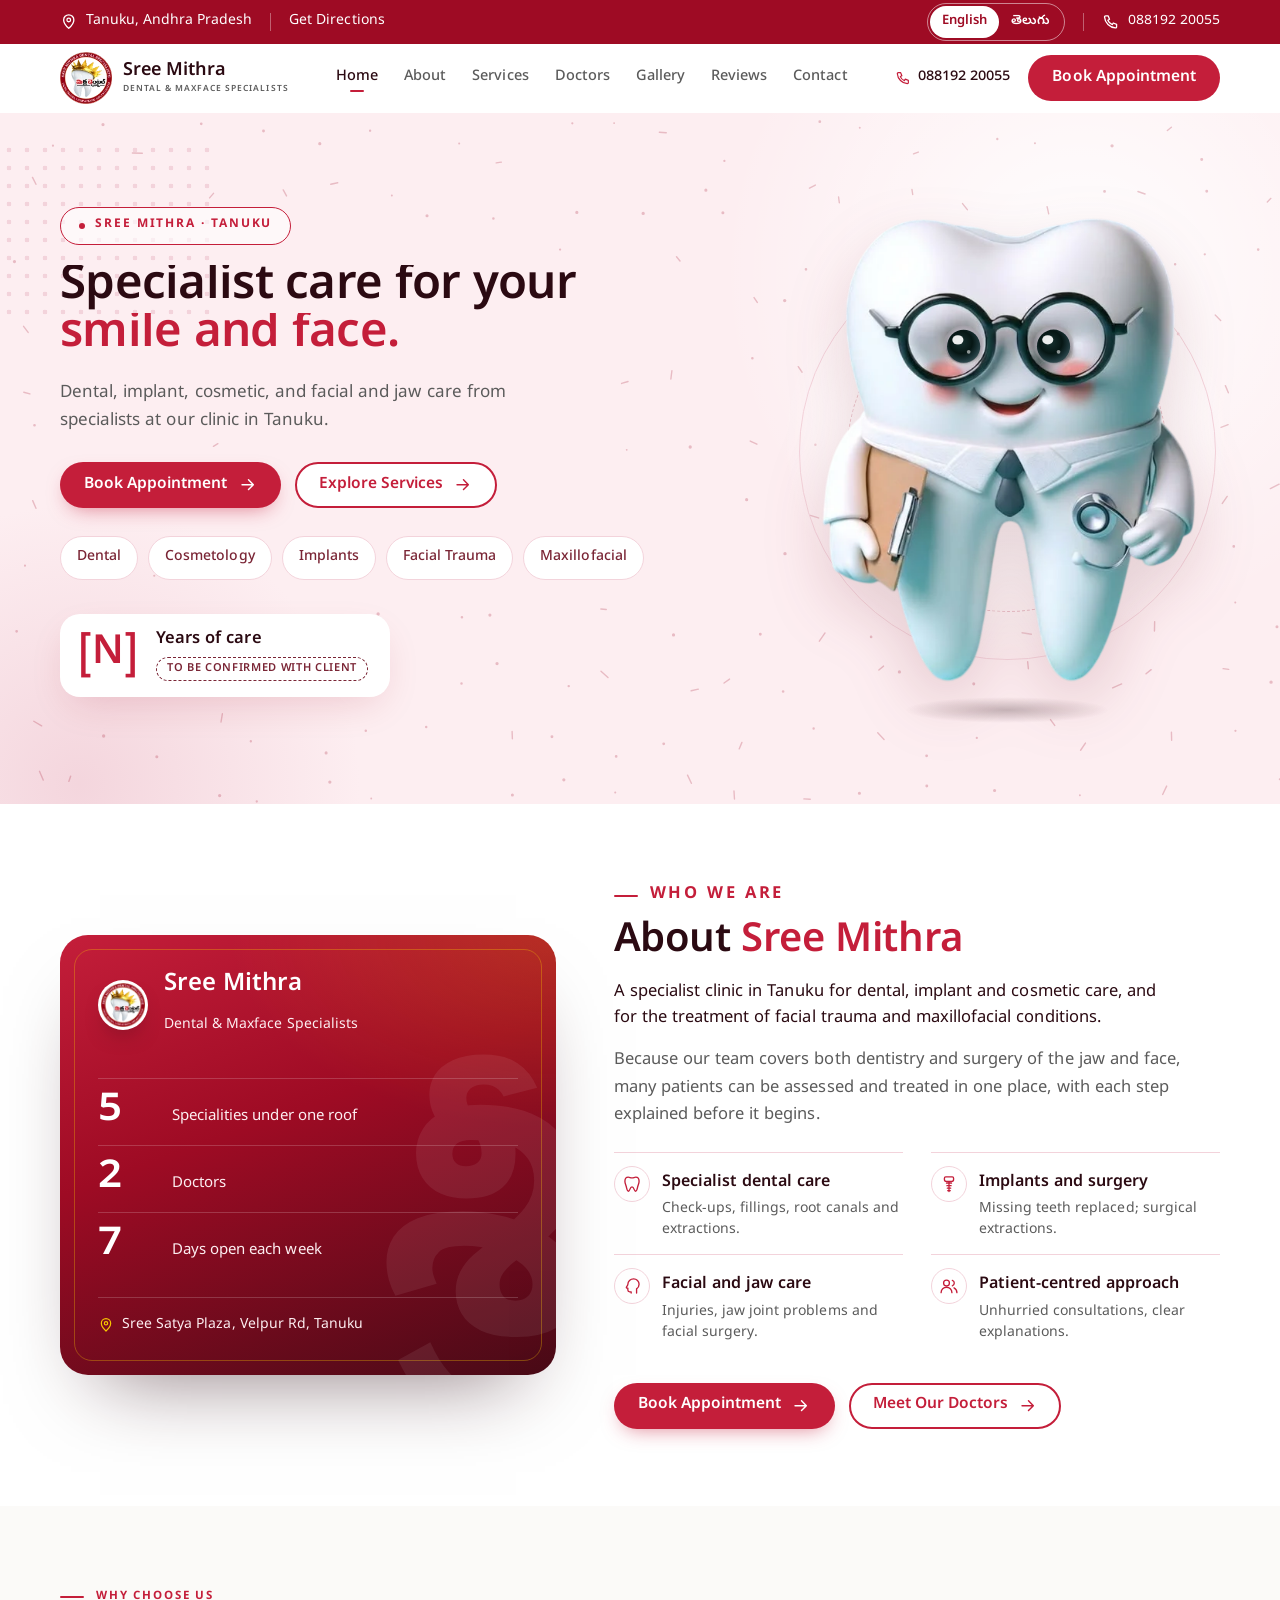
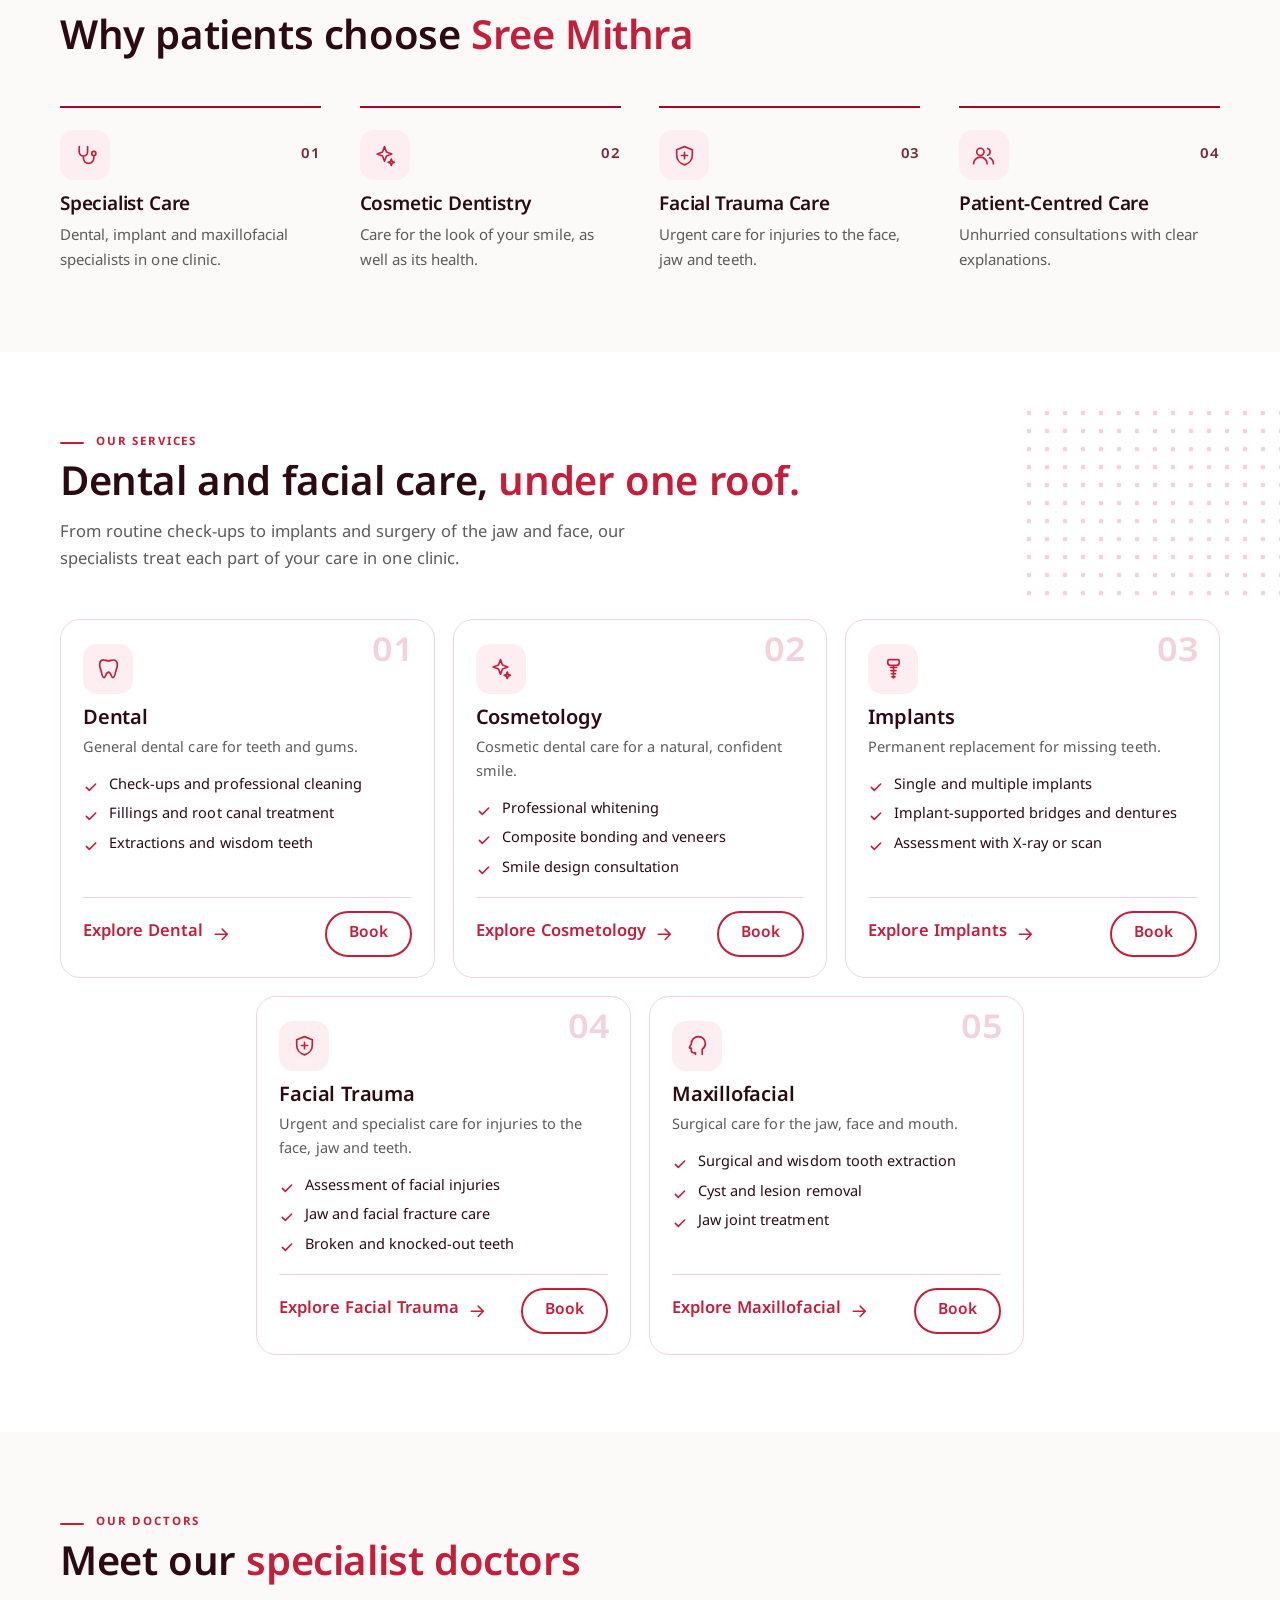
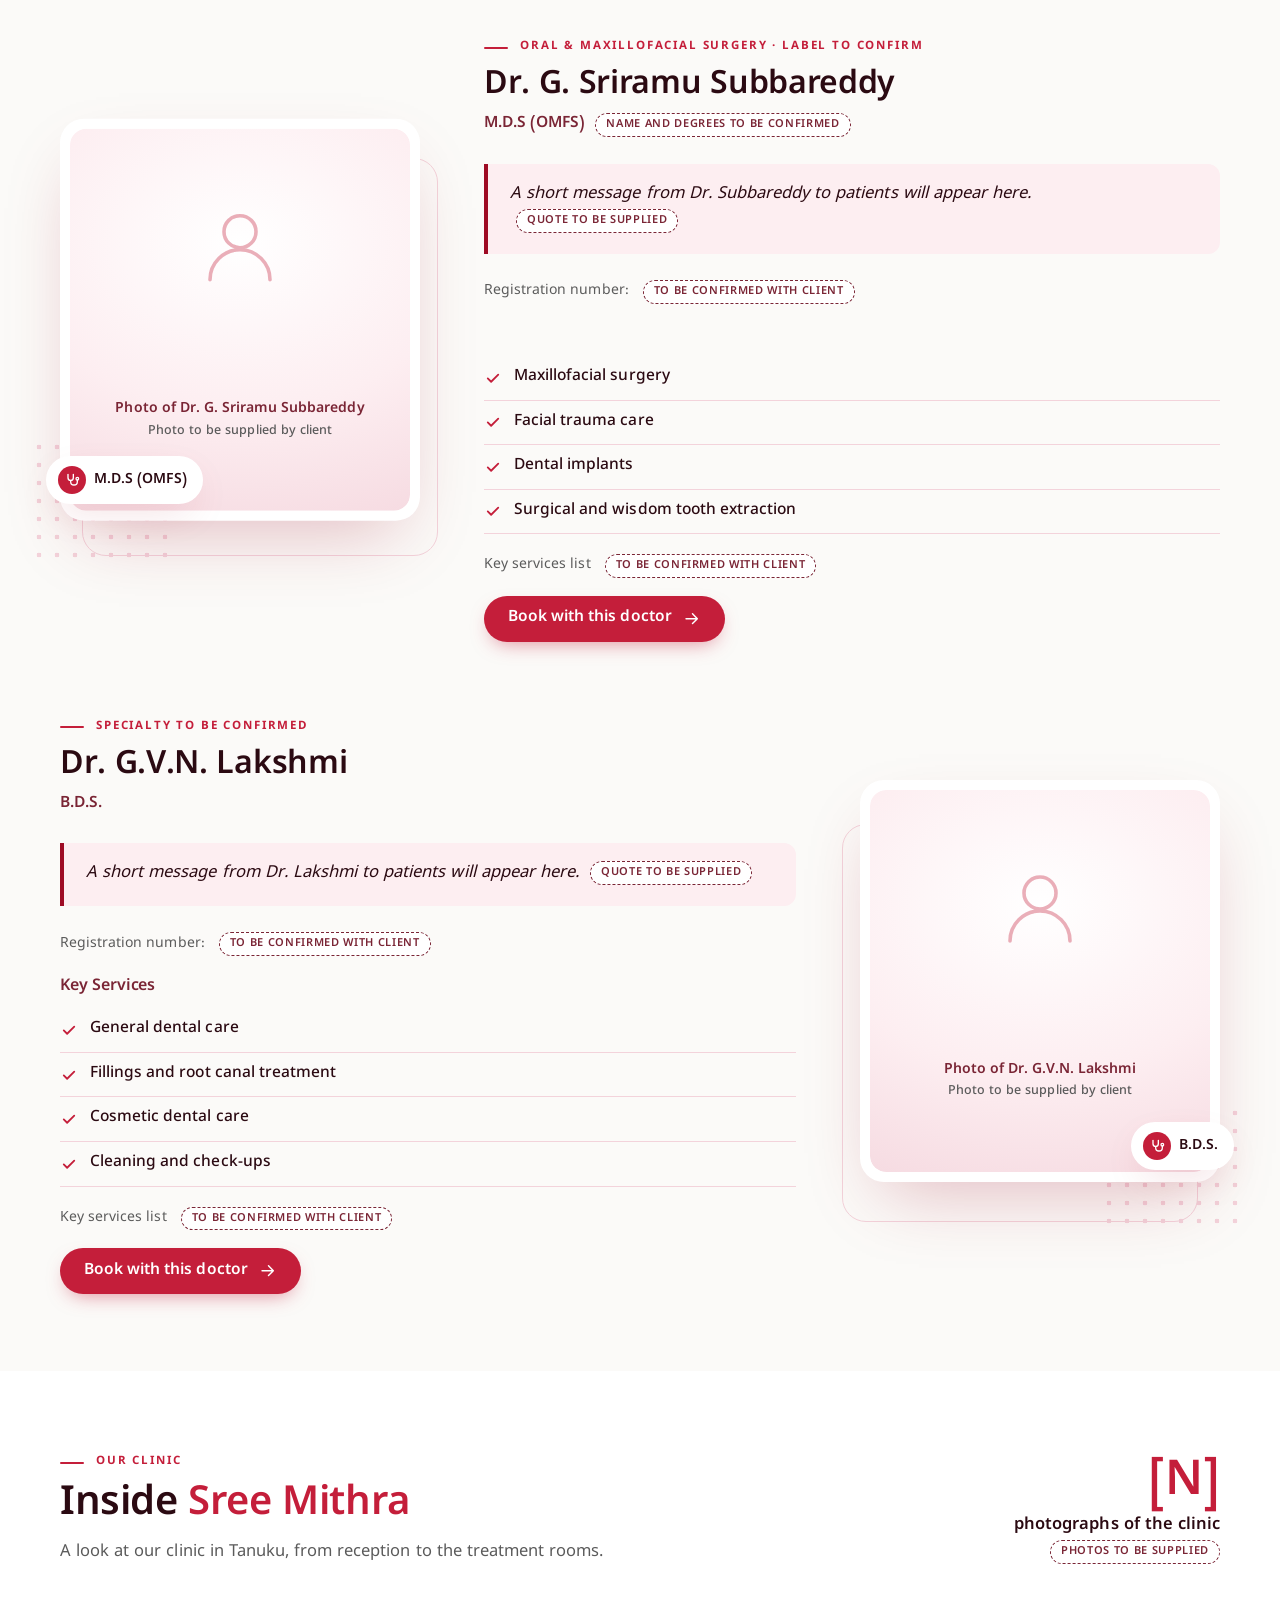
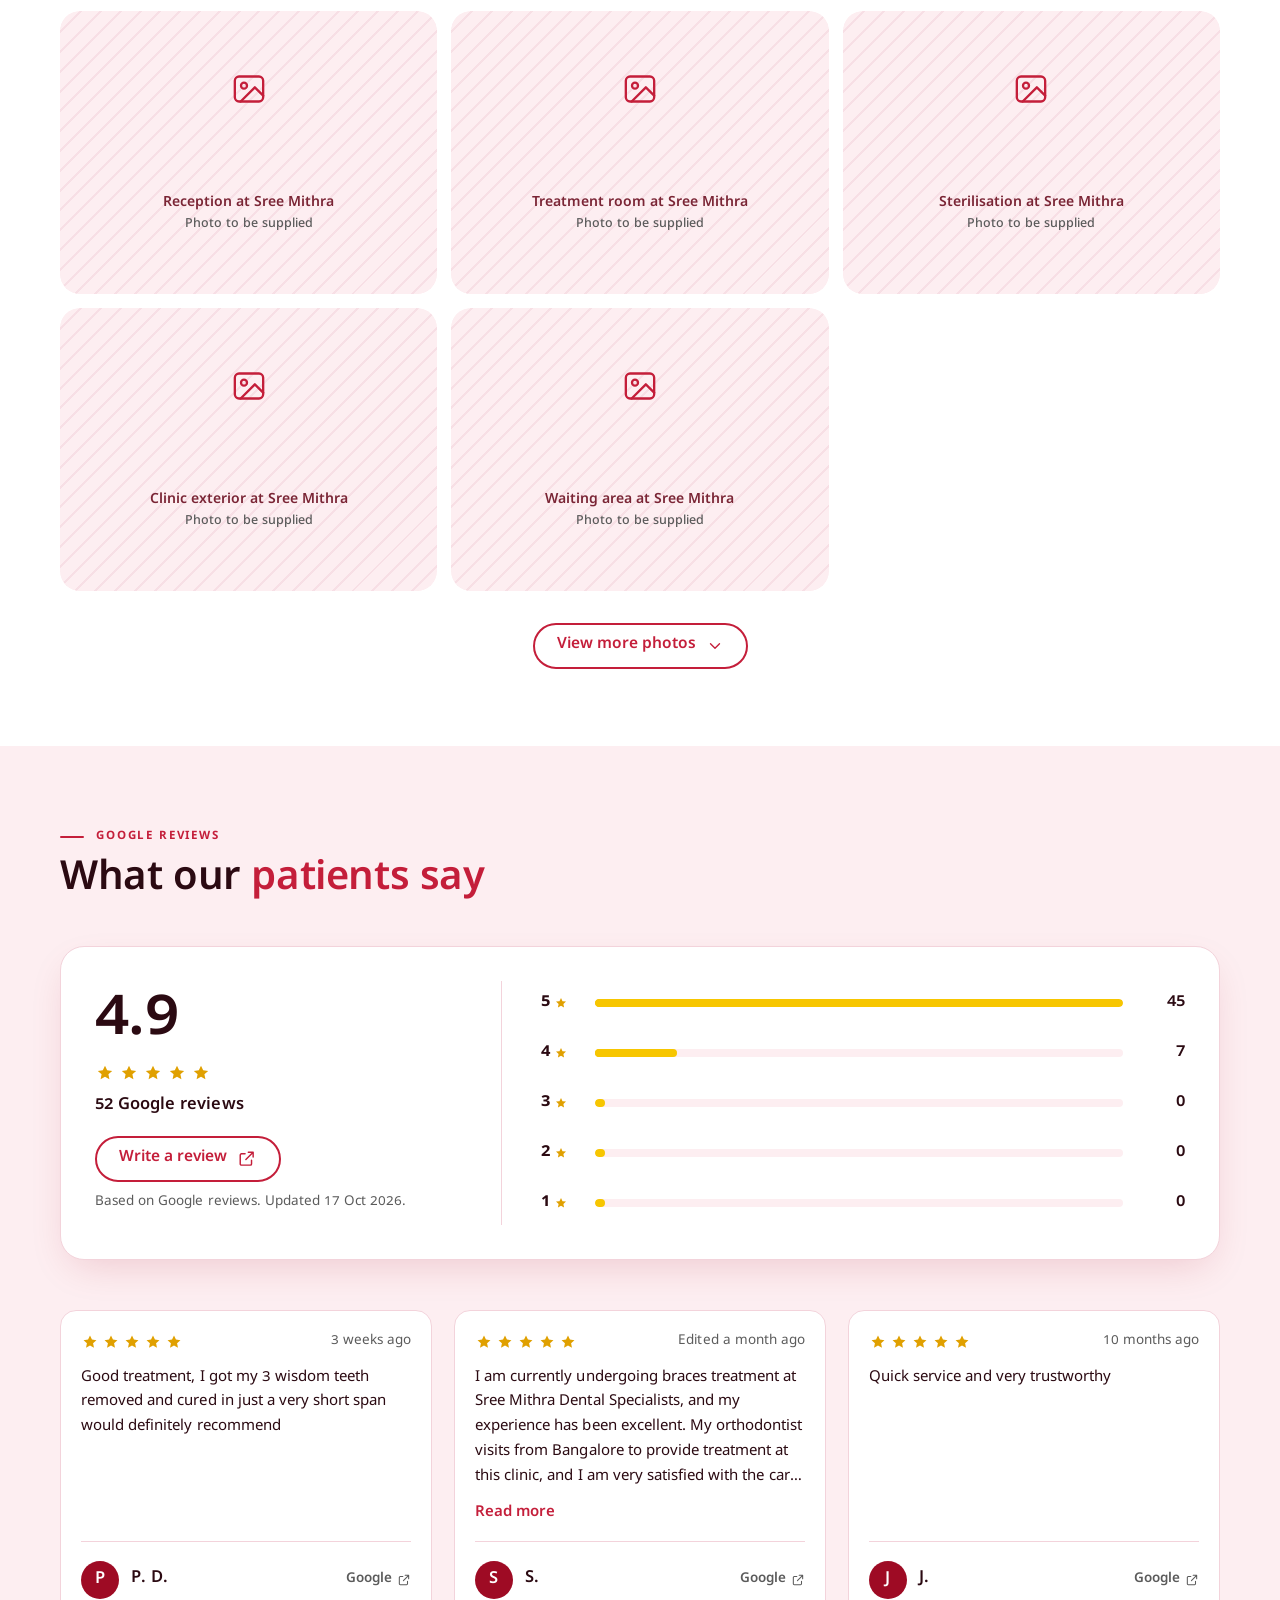
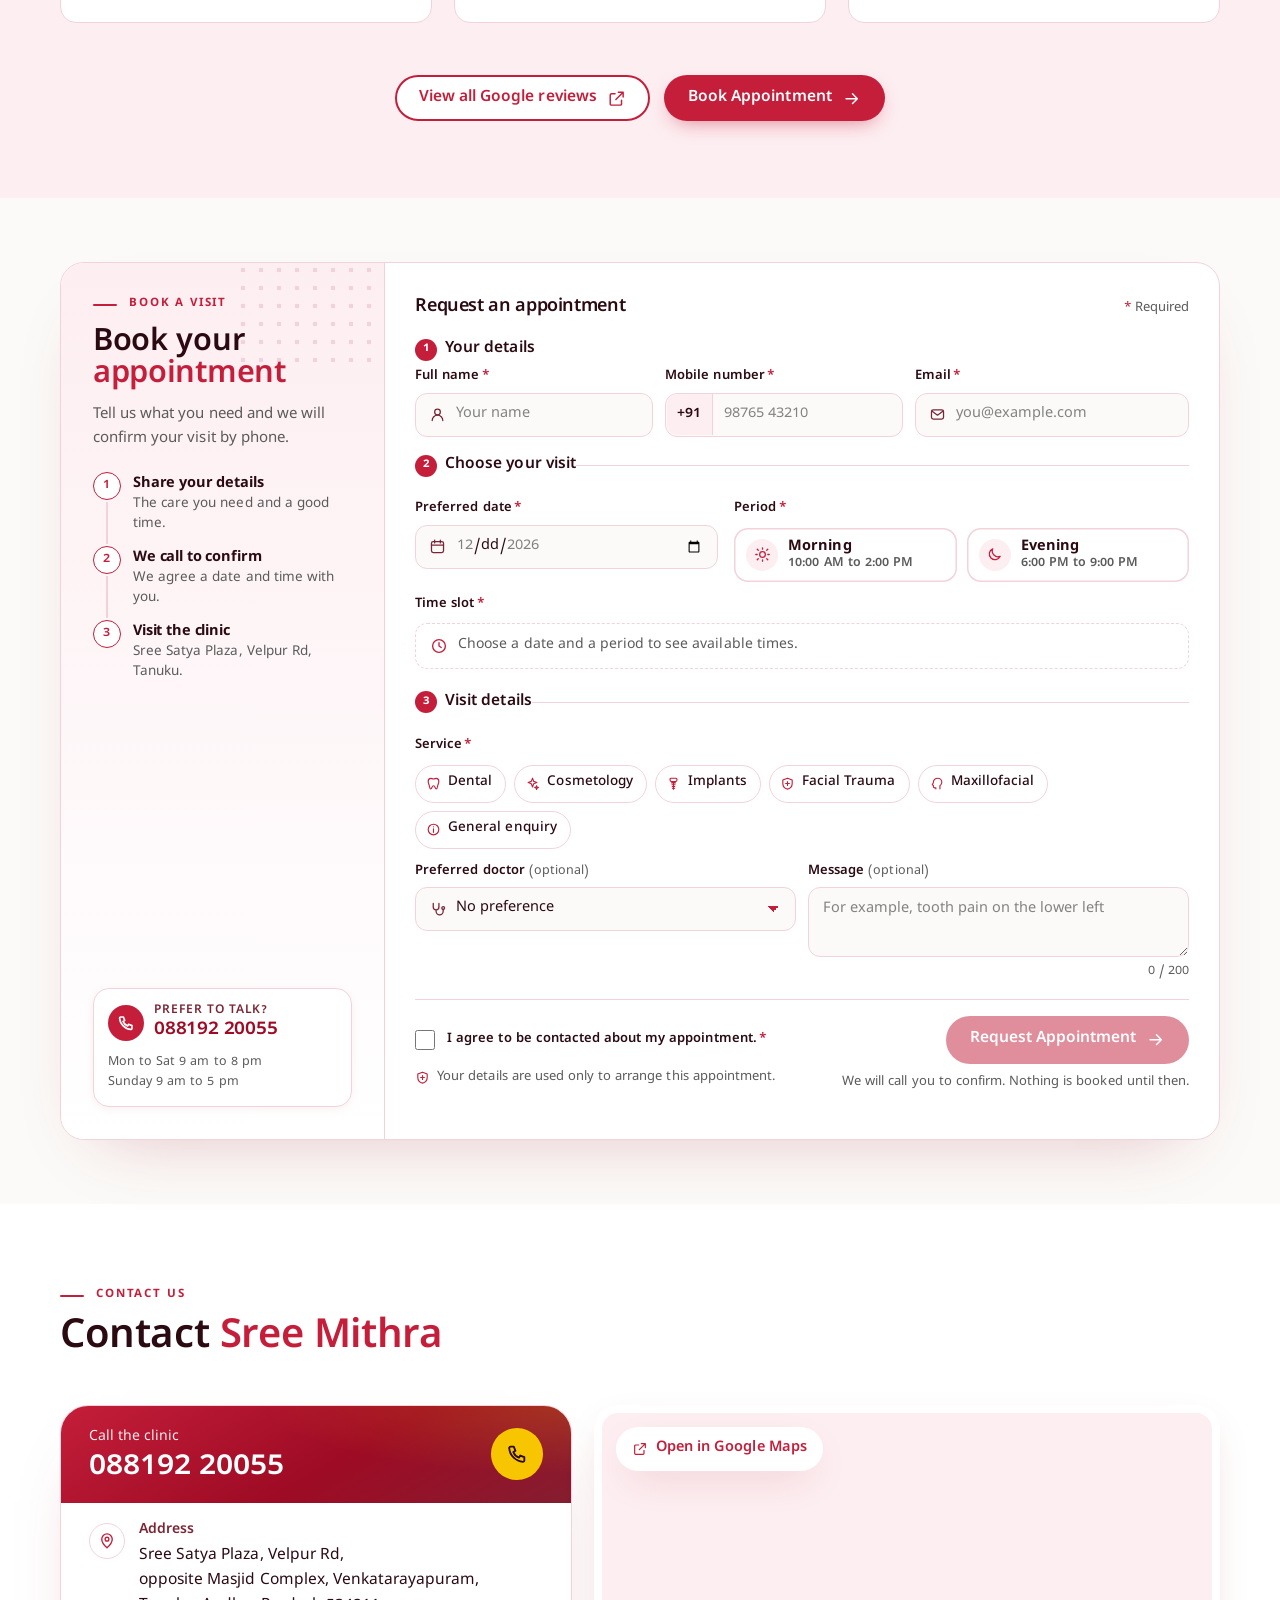
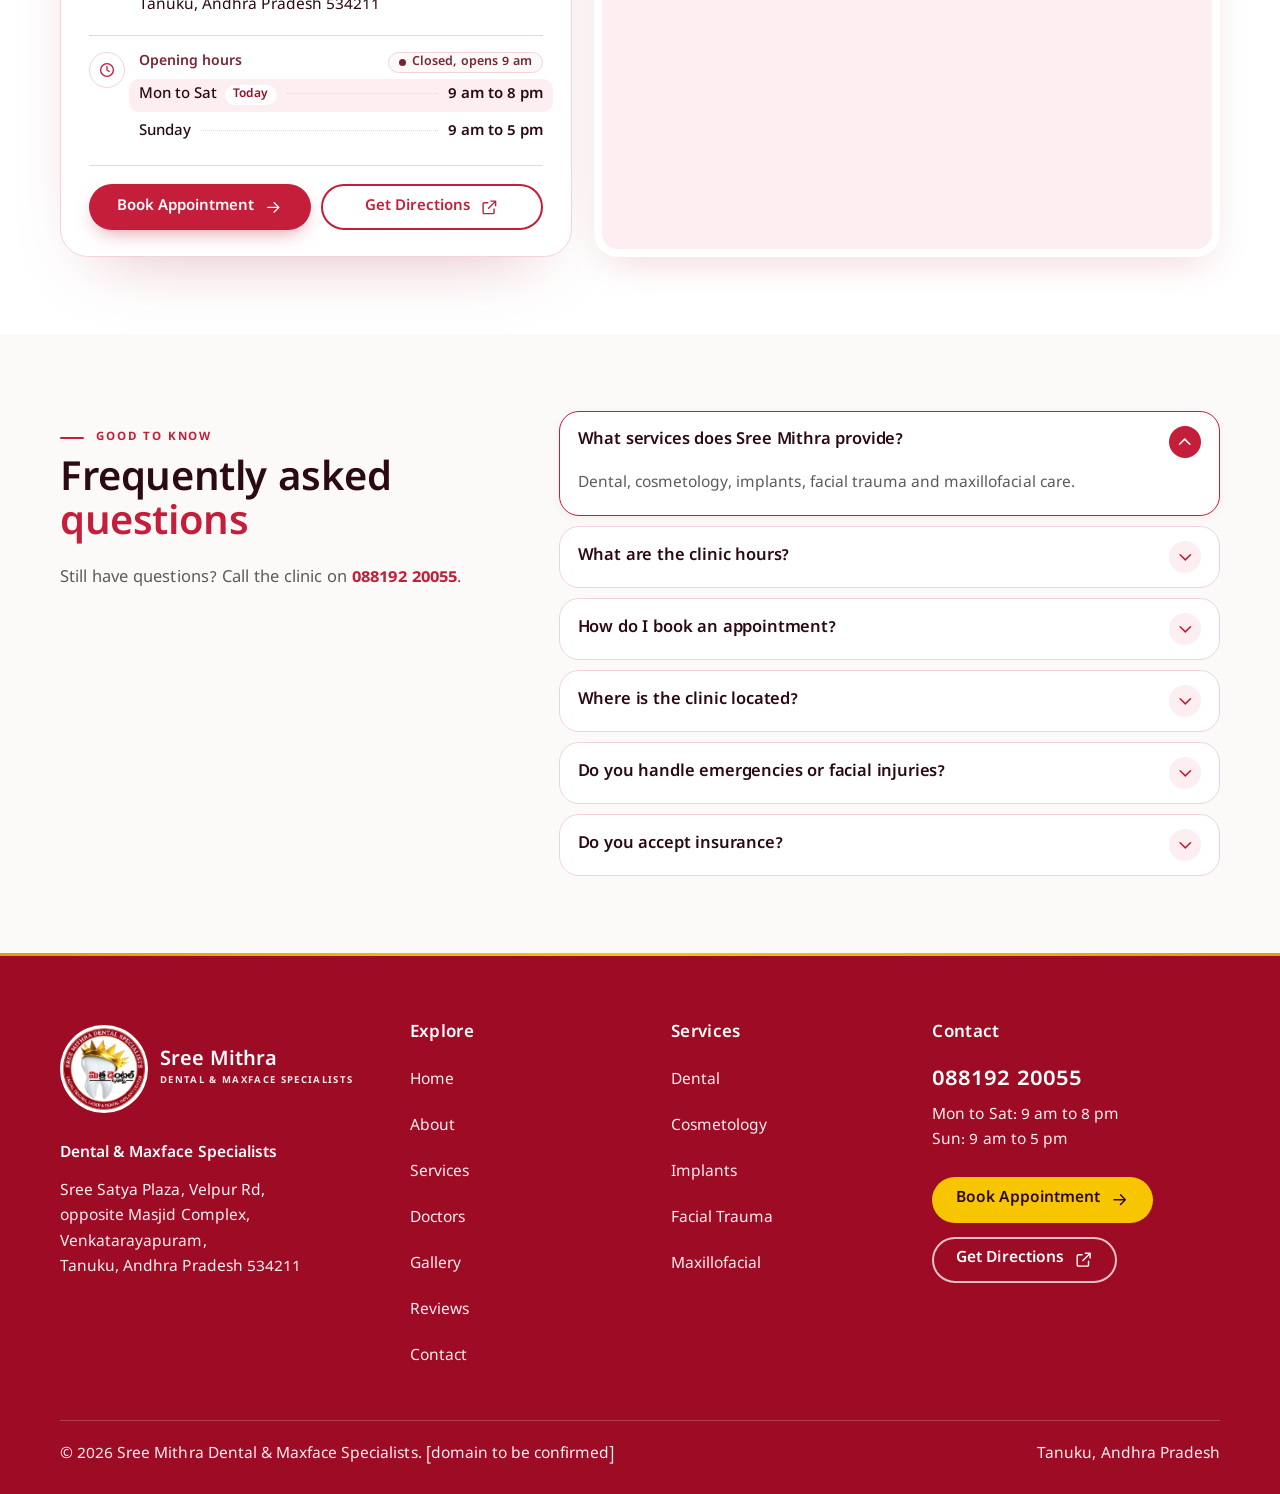
<file: index.html>
<!DOCTYPE html>
<html lang="en">
<head>
<meta charset="utf-8">
<meta name="viewport" content="width=device-width, initial-scale=1">
<title>Sree Mithra Dental &amp; Maxface Specialists | Tanuku</title>
<meta name="description" content="Dental, implant, cosmetic, facial trauma and maxillofacial care in Tanuku, Andhra Pradesh. Call 088192 20055 or book an appointment online.">
<meta name="theme-color" content="#9E0B24">
<script>document.documentElement.classList.add("js");if(window.CSSViewTransitionRule)document.documentElement.classList.add("vt");setTimeout(function(){if(!window.__smReady)document.documentElement.classList.remove("js")},3000);</script>
<!-- Browsers that support it load a service page in the background once the pointer rests on its link,
     so opening it is near instant. Other pages are only fetched ahead. -->
<script type="speculationrules">{"prerender":[{"where":{"selector_matches":"a[href*='services/']"},"eagerness":"moderate"}],"prefetch":[{"where":{"selector_matches":"a.logo, .nav a, .crumbs a"},"eagerness":"moderate"}]}</script>
<!-- Type: Clash Display (headings) + General Sans (text), Fontshare, free for commercial use.
     Noto Sans Telugu covers Telugu text; Google only downloads it when Telugu characters appear. -->
<link rel="icon" type="image/png" sizes="32x32" href="assets/img/favicon-32.png">
<link rel="icon" type="image/png" sizes="48x48" href="assets/img/favicon-48.png">
<link rel="apple-touch-icon" href="assets/img/apple-touch-icon.png">
<link rel="preconnect" href="https://api.fontshare.com" crossorigin>
<link rel="preconnect" href="https://cdn.fontshare.com" crossorigin>
<link rel="stylesheet" href="https://api.fontshare.com/v2/css?f[]=clash-display@500,600&amp;display=swap" media="print" onload="this.media='all'">
<link rel="stylesheet" href="https://api.fontshare.com/v2/css?f[]=general-sans@400,500,600,700&amp;display=swap" media="print" onload="this.media='all'">
<link rel="preconnect" href="https://fonts.googleapis.com">
<link rel="preconnect" href="https://fonts.gstatic.com" crossorigin>
<link rel="stylesheet" href="https://fonts.googleapis.com/css2?family=Noto+Sans+Telugu:wght@500;700&amp;display=swap" media="print" onload="this.media='all'">
<noscript><link rel="stylesheet" href="https://api.fontshare.com/v2/css?f[]=clash-display@500,600&amp;display=swap"><link rel="stylesheet" href="https://api.fontshare.com/v2/css?f[]=general-sans@400,500,600,700&amp;display=swap"><link rel="stylesheet" href="https://fonts.googleapis.com/css2?family=Noto+Sans+Telugu:wght@500;700&amp;display=swap"></noscript>
<link rel="stylesheet" href="assets/css/site.css">
</head>
<body id="top">
<svg xmlns="http://www.w3.org/2000/svg" style="display:none" aria-hidden="true"><symbol id="i-arrow" viewBox="0 0 24 24"><path d="M5 12h14M13 6l6 6-6 6"/></symbol><symbol id="i-arrow-left" viewBox="0 0 24 24"><path d="M19 12H5M11 6l-6 6 6 6"/></symbol><symbol id="i-check" viewBox="0 0 24 24"><path d="M5 12.5l4.5 4.5L19 7.5"/></symbol><symbol id="i-phone" viewBox="0 0 24 24"><path d="M5 4h3.5l1.8 4.5-2.3 1.4a11 11 0 0 0 6.1 6.1l1.4-2.3L20 15.5V19a1.5 1.5 0 0 1-1.6 1.5C10.6 20 4 13.4 3.5 5.6A1.5 1.5 0 0 1 5 4z"/></symbol><symbol id="i-pin" viewBox="0 0 24 24"><path d="M12 21s-7-6.2-7-11.5a7 7 0 0 1 14 0C19 14.8 12 21 12 21z"/><circle cx="12" cy="9.5" r="2.5"/></symbol><symbol id="i-clock" viewBox="0 0 24 24"><circle cx="12" cy="12" r="8.5"/><path d="M12 7.5V12l3 2"/></symbol><symbol id="i-calendar" viewBox="0 0 24 24"><rect x="3.5" y="5" width="17" height="15.5" rx="2.5"/><path d="M3.5 10h17M8 3v4M16 3v4"/></symbol><symbol id="i-external" viewBox="0 0 24 24"><path d="M14 4h6v6M20 4l-9 9M18 14v4.5a1.5 1.5 0 0 1-1.5 1.5h-11A1.5 1.5 0 0 1 4 18.5v-11A1.5 1.5 0 0 1 5.5 6H10"/></symbol><symbol id="i-close" viewBox="0 0 24 24"><path d="M6 6l12 12M18 6L6 18"/></symbol><symbol id="i-chevron" viewBox="0 0 24 24"><path d="M6 9l6 6 6-6"/></symbol><symbol id="i-expand" viewBox="0 0 24 24"><path d="M4 9V4h5M20 9V4h-5M4 15v5h5M20 15v5h-5"/></symbol><symbol id="i-image" viewBox="0 0 24 24"><rect x="3.5" y="4.5" width="17" height="15" rx="2.5"/><circle cx="9" cy="10" r="1.8"/><path d="M20.5 16l-5-5-8.5 8.5"/></symbol><symbol id="i-user" viewBox="0 0 24 24"><circle cx="12" cy="8.5" r="4"/><path d="M4.5 20.5a7.5 7.5 0 0 1 15 0"/></symbol><symbol id="i-map" viewBox="0 0 24 24"><path d="M9 4.5l-5.5 2v13l5.5-2 6 2 5.5-2v-13l-5.5 2-6-2zM9 4.5v13M15 6.5v13"/></symbol><symbol id="i-info" viewBox="0 0 24 24"><circle cx="12" cy="12" r="8.5"/><path d="M12 11v5.5M12 7.6v.1"/></symbol><symbol id="i-star" viewBox="0 0 24 24"><path d="M12 3.3l2.6 5.5 6 .7-4.5 4.1 1.2 6-5.3-3-5.3 3 1.2-6L3.4 9.5l6-.7z"/></symbol><symbol id="i-quote" viewBox="0 0 24 24"><path d="M10 7H6.5A1.5 1.5 0 0 0 5 8.5V12h4v5H5M19 7h-3.5A1.5 1.5 0 0 0 14 8.5V12h4v5h-4"/></symbol><symbol id="i-mail" viewBox="0 0 24 24"><rect x="3.5" y="5.5" width="17" height="13" rx="2.5"/><path d="M4 7l8 6 8-6"/></symbol><symbol id="i-sun" viewBox="0 0 24 24"><circle cx="12" cy="12" r="4"/><path d="M12 2.5v2M12 19.5v2M4.6 4.6l1.4 1.4M18 18l1.4 1.4M2.5 12h2M19.5 12h2M4.6 19.4L6 18M18 6l1.4-1.4"/></symbol><symbol id="i-moon" viewBox="0 0 24 24"><path d="M20 14.5A8 8 0 0 1 9.5 4a8 8 0 1 0 10.5 10.5z"/></symbol><symbol id="i-heart" viewBox="0 0 24 24"><path d="M12 20s-7.5-4.6-7.5-10.2A4.3 4.3 0 0 1 12 7a4.3 4.3 0 0 1 7.5 2.8C19.5 15.4 12 20 12 20z"/></symbol><symbol id="i-tooth" viewBox="0 0 24 24"><path d="M7.5 3.8c1.7 0 2.6.9 4.5.9s2.8-.9 4.5-.9c2.6 0 4 2.2 4 4.9 0 2.4-1 4-1.6 6.3-.6 2.4-.9 5.7-2.6 5.7-1.9 0-1.6-5.2-4.3-5.2s-2.4 5.2-4.3 5.2c-1.7 0-2-3.3-2.6-5.7C4.5 12.7 3.5 11.1 3.5 8.7c0-2.7 1.4-4.9 4-4.9z"/></symbol><symbol id="i-implant" viewBox="0 0 24 24"><path d="M8 3.5h8c.8 0 1.5.7 1.5 1.5v1.5c0 1.4-1.1 2.5-2.5 2.5H9A2.5 2.5 0 0 1 6.5 6.5V5c0-.8.7-1.5 1.5-1.5zM9 11h6M9.5 14h5M10 17h4M10.5 20h3M12 9v12"/></symbol><symbol id="i-sparkle" viewBox="0 0 24 24"><path d="M12 3.5l1.9 5.1 5.1 1.9-5.1 1.9L12 17.5l-1.9-5.1L5 10.5l5.1-1.9zM18.5 15.5l.8 2.2 2.2.8-2.2.8-.8 2.2-.8-2.2-2.2-.8 2.2-.8z"/></symbol><symbol id="i-shield" viewBox="0 0 24 24"><path d="M12 3.5l7.5 3v5.3c0 4.4-3.2 8-7.5 9.2-4.3-1.2-7.5-4.8-7.5-9.2V6.5z"/><path d="M12 9v6M9 12h6"/></symbol><symbol id="i-profile" viewBox="0 0 24 24"><path d="M14 3.5c-4 0-7 3-7 6.8 0 1-.9 1.9-1.6 2.9-.4.5-.1 1.2.5 1.3l1.1.2v2.2c0 1.2 1 2.1 2.2 2.1H11v1.5M14 3.5c3.6 0 6.5 2.9 6.5 6.5 0 2.4-1.2 4.3-3 5.5v5"/></symbol><symbol id="i-bolt" viewBox="0 0 24 24"><path d="M13 3L5 13.5h6L10 21l8-10.5h-6z"/></symbol><symbol id="i-thermo" viewBox="0 0 24 24"><path d="M10 14.5V5a2 2 0 0 1 4 0v9.5a4 4 0 1 1-4 0z"/><path d="M12 9v7"/></symbol><symbol id="i-drop" viewBox="0 0 24 24"><path d="M12 3.5s6 6.4 6 10.6a6 6 0 0 1-12 0C6 9.9 12 3.5 12 3.5z"/></symbol><symbol id="i-alert" viewBox="0 0 24 24"><path d="M12 4l9 15.5H3z"/><path d="M12 10v4M12 16.8v.1"/></symbol><symbol id="i-crack" viewBox="0 0 24 24"><path d="M7.5 3.8c1.7 0 2.6.9 4.5.9s2.8-.9 4.5-.9c2.6 0 4 2.2 4 4.9 0 2.4-1 4-1.6 6.3-.6 2.4-.9 5.7-2.6 5.7-1.9 0-1.6-5.2-4.3-5.2s-2.4 5.2-4.3 5.2c-1.7 0-2-3.3-2.6-5.7C4.5 12.7 3.5 11.1 3.5 8.7c0-2.7 1.4-4.9 4-4.9z"/><path d="M12 4.7l-1.5 3 2.5 1.5-1.5 3"/></symbol><symbol id="i-gap" viewBox="0 0 24 24"><rect x="3.5" y="6" width="6" height="12" rx="2.5"/><rect x="14.5" y="6" width="6" height="12" rx="2.5"/><path d="M11 12h2"/></symbol><symbol id="i-layers" viewBox="0 0 24 24"><path d="M12 4l8.5 4.5L12 13 3.5 8.5z"/><path d="M3.5 12.5L12 17l8.5-4.5M3.5 16.5L12 21l8.5-4.5"/></symbol><symbol id="i-smile" viewBox="0 0 24 24"><circle cx="12" cy="12" r="8.5"/><path d="M8 13.5c1 1.6 2.4 2.5 4 2.5s3-.9 4-2.5M9 9.5v.1M15 9.5v.1"/></symbol><symbol id="i-face" viewBox="0 0 24 24"><path d="M12 3.5c4 0 7 3.2 7 7.5 0 5-3.3 9.5-7 9.5S5 16 5 11c0-4.3 3-7.5 7-7.5z"/><path d="M9.5 10.5v.1M14.5 10.5v.1M10 15.5c1.2.8 2.8.8 4 0"/></symbol><symbol id="i-circle" viewBox="0 0 24 24"><circle cx="12" cy="12" r="5.5"/><circle cx="12" cy="12" r="8.5" stroke-dasharray="2 3"/></symbol><symbol id="i-steth" viewBox="0 0 24 24"><path d="M6 3.5v5a4 4 0 0 0 8 0v-5M10 12.5v2a5 5 0 0 0 10 0V12"/><circle cx="20" cy="10" r="2"/></symbol><symbol id="i-users" viewBox="0 0 24 24"><circle cx="9" cy="8.5" r="3.5"/><path d="M2.5 20a6.5 6.5 0 0 1 13 0M16 5.2a3.5 3.5 0 0 1 0 6.6M18 14.2a6.5 6.5 0 0 1 3.5 5.8"/></symbol></svg>

<a class="skip-link" href="#main">Skip to content</a>
<div class="topbar">
  <div class="container topbar__inner">
    <div class="topbar__group">
      <span class="topbar__loc"><svg class="icon" aria-hidden="true" focusable="false"><use href="#i-pin"/></svg><span data-i18n="location">Tanuku, Andhra Pradesh</span></span>
      <span class="topbar__sep" aria-hidden="true"></span>
      <a class="topbar__dir" href="https://www.google.com/maps/place/SREE+MITHRA+DENTAL+SPECIALISTS/@16.7517297,81.6838545,17z/data=!3m1!4b1!4m6!3m5!1s0x3a37b7fa0d0de735:0x3787843e081afac6!8m2!3d16.7517246!4d81.6864294!16s%2Fg%2F11c6dcl9dq" target="_blank" rel="noopener"><span data-i18n="directions">Get Directions</span><span class="sr-only"> (opens Google Maps in a new tab)</span></a>
    </div>
    <div class="topbar__group">
      <div class="lang" role="group" aria-label="Language">
        <button type="button" data-lang="en" aria-pressed="true">English</button>
        <button type="button" data-lang="te" aria-pressed="false" lang="te">తెలుగు</button>
      </div>
      <span class="topbar__sep" aria-hidden="true"></span>
      <a href="tel:+918819220055"><svg class="icon" aria-hidden="true" focusable="false"><use href="#i-phone"/></svg><span><span class="sr-only">Call the clinic on </span>088192 20055</span></a>
    </div>
  </div>
</div>
<header class="header">
  <div class="container header__inner">
    <a class="logo" href="#top" aria-label="Sree Mithra Dental &amp; Maxface Specialists, home">
      
  <picture class="logo__mark" aria-hidden="true"><source type="image/webp" srcset="assets/img/logo-96.webp 96w, assets/img/logo-192.webp 192w, assets/img/logo-320.webp 320w" sizes="48px"><img src="assets/img/logo-192.png" width="192" height="192" alt="" decoding="async"></picture>
  <span class="logo__text">
    <span class="logo__name">Sree Mithra</span>
    <span class="logo__tag">DENTAL &amp; MAXFACE SPECIALISTS</span>
  </span>
    </a>
    <nav class="nav" aria-label="Main"><a href="#top" aria-current="page" data-i18n="home">Home</a><a href="#about" data-i18n="about">About</a><a href="#services" data-i18n="services">Services</a><a href="#doctors" data-i18n="doctors">Doctors</a><a href="#gallery" data-i18n="gallery">Gallery</a><a href="#reviews" data-i18n="reviews">Reviews</a><a href="#contact" data-i18n="contact">Contact</a></nav>
    <div class="header__cta">
      <a class="call-link" href="tel:+918819220055"><svg class="icon" aria-hidden="true" focusable="false"><use href="#i-phone"/></svg><span><span class="sr-only">Call the clinic on </span>088192 20055</span></a>
      <a class="btn btn--primary btn--sm header__book" href="#booking"><span data-i18n="book">Book Appointment</span></a>
      <button class="burger" type="button" aria-expanded="false" aria-controls="mobile-menu" aria-label="Open menu"><span></span><span></span><span></span></button>
    </div>
  </div>
</header>
<div class="mmenu" id="mobile-menu" inert>
  <nav aria-label="Mobile">
    <ul class="mmenu__list">
      <li style="--i:0"><a class="btn btn--primary" href="#booking"><span data-i18n="book">Book Appointment</span><svg class="icon icon--arrow" aria-hidden="true" focusable="false"><use href="#i-arrow"/></svg></a></li>
      <li style="--i:1"><a href="#top"><span data-i18n="home">Home</span><svg class="icon icon--arrow" aria-hidden="true" focusable="false"><use href="#i-arrow"/></svg></a></li><li style="--i:2"><a href="#about"><span data-i18n="about">About</span><svg class="icon icon--arrow" aria-hidden="true" focusable="false"><use href="#i-arrow"/></svg></a></li><li style="--i:3"><a href="#services"><span data-i18n="services">Services</span><svg class="icon icon--arrow" aria-hidden="true" focusable="false"><use href="#i-arrow"/></svg></a></li><li style="--i:4"><a href="#doctors"><span data-i18n="doctors">Doctors</span><svg class="icon icon--arrow" aria-hidden="true" focusable="false"><use href="#i-arrow"/></svg></a></li><li style="--i:5"><a href="#gallery"><span data-i18n="gallery">Gallery</span><svg class="icon icon--arrow" aria-hidden="true" focusable="false"><use href="#i-arrow"/></svg></a></li><li style="--i:6"><a href="#reviews"><span data-i18n="reviews">Reviews</span><svg class="icon icon--arrow" aria-hidden="true" focusable="false"><use href="#i-arrow"/></svg></a></li><li style="--i:7"><a href="#contact"><span data-i18n="contact">Contact</span><svg class="icon icon--arrow" aria-hidden="true" focusable="false"><use href="#i-arrow"/></svg></a></li>
    </ul>
  </nav>
  <div class="mmenu__foot">
    <a href="tel:+918819220055">Call 088192 20055</a>
    <a href="https://www.google.com/maps/place/SREE+MITHRA+DENTAL+SPECIALISTS/@16.7517297,81.6838545,17z/data=!3m1!4b1!4m6!3m5!1s0x3a37b7fa0d0de735:0x3787843e081afac6!8m2!3d16.7517246!4d81.6864294!16s%2Fg%2F11c6dcl9dq" target="_blank" rel="noopener">Get Directions<span class="sr-only"> (opens in a new tab)</span></a>
    <span>Mon to Sat 9 am to 8 pm · Sun 9 am to 5 pm</span>
  </div>
</div>
<main id="main">

<section class="hero" aria-labelledby="hero-title" data-float-scope data-particles>
  <div class="hero__bg" aria-hidden="true"></div>
  <div class="dots" aria-hidden="true"></div>
  <canvas class="hero__particles" aria-hidden="true"></canvas>
  <div class="container hero__grid">
    <div class="hero__copy">
      <p class="pill-outline" data-hero style="--d:0ms"><span class="dot" aria-hidden="true"></span>Sree Mithra · Tanuku</p>
      <!-- Alternative headline: "Expert hands for your teeth, jaw and face." -->
      <h1 class="hero__title" id="hero-title">
        <span class="line"><span style="--d:150ms">Specialist care for your</span></span>
        <span class="line line--2"><span style="--d:300ms">smile and face.</span></span>
      </h1>
      <p class="hero__sub" data-hero style="--d:520ms">Dental, implant, cosmetic, and facial and jaw care from specialists at our clinic in Tanuku.</p>
      <div class="btn-row hero__actions" data-hero style="--d:660ms">
        <a class="btn btn--primary" href="#booking"><span data-i18n="book">Book Appointment</span><svg class="icon icon--arrow" aria-hidden="true" focusable="false"><use href="#i-arrow"/></svg></a>
        <a class="btn btn--outline" href="#services">Explore Services<svg class="icon icon--arrow" aria-hidden="true" focusable="false"><use href="#i-arrow"/></svg></a>
      </div>
      <ul class="chips" data-hero style="--d:780ms" aria-label="Services">
        <li><a class="chip" href="services/dental/">Dental</a></li><li><a class="chip" href="services/cosmetology/">Cosmetology</a></li><li><a class="chip" href="services/implants/">Implants</a></li><li><a class="chip" href="services/facial-trauma/">Facial Trauma</a></li><li><a class="chip" href="services/maxillofacial/">Maxillofacial</a></li>
      </ul>
      <div class="stat-card" data-hero style="--d:880ms">
        <!-- STAT PLACEHOLDER: set data-count to the confirmed number to enable the count-up -->
        <span class="stat-card__num" data-count="" data-suffix="+">[N]</span>
        <span class="stat-card__label">Years of care<br><span class="tbc">To be confirmed with client</span></span>
      </div>
    </div>
    <!-- Hero mascot. Layers: halo + rings (backdrop), parallax wrapper, cursor-lean wrapper,
         idle float, image; the floor shadow breathes in time with the float. -->
    <div class="hero__visual mascot" data-hero="mascot" style="--d:420ms">
      <div class="mascot__halo" aria-hidden="true"></div>
      <div class="mascot__ring mascot__ring--outer" aria-hidden="true"></div>
      <div class="mascot__ring mascot__ring--inner" aria-hidden="true"></div>
      <div class="mascot__parallax" data-parallax="18">
        <div class="mascot__lean" data-mascot-lean>
          <div class="mascot__float float-mascot">
            <picture>
              <source type="image/webp" srcset="assets/img/tooth-mascot.webp">
              <img class="mascot__img" src="assets/img/tooth-mascot.png" width="736" height="736" fetchpriority="high" decoding="async"
                   alt="Smiling tooth character in a white doctor's coat, with round glasses, a clipboard and a stethoscope">
            </picture>
            <!-- Eyes that follow the cursor. Coordinates are in the image's own 736 x 736 pixels,
                 so the layer scales with it. Each eye: a soft lens-coloured cover over the drawn
                 eyeball, then a new eyeball that moves (assets/js/mascot-eyes.js). -->
            <svg class="mascot__eyes" viewBox="0 0 736 736" aria-hidden="true" focusable="false">
              <defs>
                <radialGradient id="eyeLens" cx="50%" cy="45%" r="50%">
                  <stop offset="0" stop-color="#d2cdd6"/>
                  <stop offset=".6" stop-color="#bebac3"/>
                  <stop offset=".8" stop-color="#aba7b0" stop-opacity=".96"/>
                  <stop offset="1" stop-color="#a4a1aa" stop-opacity="0"/>
                </radialGradient>
                <radialGradient id="eyeBall" cx="42%" cy="38%" r="62%">
                  <stop offset="0" stop-color="#16302f"/>
                  <stop offset=".55" stop-color="#061614"/>
                  <stop offset=".85" stop-color="#1b3337"/>
                  <stop offset="1" stop-color="#2b4549"/>
                </radialGradient>
              </defs>
              <g class="mascot__eye" data-eye data-cx="312" data-cy="242.8" data-lens-cx="290" data-lens-cy="236" data-lens-r="50">
                <circle class="mascot__lens" cx="312" cy="242.8" r="27" fill="url(#eyeLens)"/>
                <g class="mascot__ball" data-ball>
                  <g class="mascot__blink" data-blink>
                    <circle cx="312" cy="242.8" r="21.5" fill="url(#eyeBall)"/>
                    <ellipse cx="304.5" cy="234.5" rx="7.2" ry="6" fill="#fff" opacity=".92"/>
                    <circle cx="318.5" cy="250" r="2.4" fill="#fff" opacity=".55"/>
                  </g>
                </g>
              </g>
              <g class="mascot__eye" data-eye data-cx="428.5" data-cy="242.7" data-lens-cx="444" data-lens-cy="235" data-lens-r="49">
                <circle class="mascot__lens" cx="428.5" cy="242.7" r="27" fill="url(#eyeLens)"/>
                <g class="mascot__ball" data-ball>
                  <g class="mascot__blink" data-blink>
                    <circle cx="428.5" cy="242.7" r="21.5" fill="url(#eyeBall)"/>
                    <ellipse cx="421" cy="234.4" rx="7.2" ry="6" fill="#fff" opacity=".92"/>
                    <circle cx="435" cy="250" r="2.4" fill="#fff" opacity=".55"/>
                  </g>
                </g>
              </g>
            </svg>
          </div>
        </div>
      </div>
      <div class="mascot__shadow" aria-hidden="true"></div>
    </div>
  </div>
  <div class="scroll-cue" aria-hidden="true"><span class="scroll-cue__mouse"></span>Scroll</div>
</section>

<section class="section" id="about" aria-labelledby="about-title">
  <div class="container about">
    <div class="ab-plate" data-reveal="scale">
      <span class="ab-plate__glyph" aria-hidden="true" lang="te">శ్రీ</span>
      <div class="ab-plate__brand">
        <span class="ab-plate__mark ab-plate__mark--logo" aria-hidden="true"><picture class="logo__mark" aria-hidden="true"><source type="image/webp" srcset="assets/img/logo-96.webp 96w, assets/img/logo-192.webp 192w, assets/img/logo-320.webp 320w" sizes="96px"><img src="assets/img/logo-192.png" width="192" height="192" alt="" decoding="async"></picture></span>
        <div>
          <p class="ab-plate__name">Sree Mithra</p>
          <p class="ab-plate__tag">Dental &amp; Maxface Specialists</p>
        </div>
      </div>
      <dl class="ab-facts">
        <div><dt>Specialities under one roof</dt><dd>5</dd></div>
        <div><dt>Doctors</dt><dd>2</dd></div>
        <div><dt>Days open each week</dt><dd>7</dd></div>
      </dl>
      <p class="ab-plate__loc"><svg class="icon" aria-hidden="true" focusable="false"><use href="#i-pin"/></svg>Sree Satya Plaza, Velpur Rd, Tanuku</p>
    </div>
    <div class="about__text">
      <p class="eyebrow" data-reveal>Who we are</p>
      <h2 class="section-title" id="about-title" data-reveal>About <span class="hl">Sree Mithra</span></h2>
      <p class="about__lead" data-reveal>A specialist clinic in Tanuku for dental, implant and cosmetic care, and for the treatment of facial trauma and maxillofacial conditions.</p>
      <p data-reveal>Because our team covers both dentistry and surgery of the jaw and face, many patients can be assessed and treated in one place, with each step explained before it begins.</p>
      <ul class="ab-points" data-stagger="90">
        <li data-reveal><span class="ab-points__icon"><svg class="icon" aria-hidden="true" focusable="false"><use href="#i-tooth"/></svg></span><div><strong>Specialist dental care</strong><span>Check-ups, fillings, root canals and extractions.</span></div></li>
        <li data-reveal><span class="ab-points__icon"><svg class="icon" aria-hidden="true" focusable="false"><use href="#i-implant"/></svg></span><div><strong>Implants and surgery</strong><span>Missing teeth replaced; surgical extractions.</span></div></li>
        <li data-reveal><span class="ab-points__icon"><svg class="icon" aria-hidden="true" focusable="false"><use href="#i-profile"/></svg></span><div><strong>Facial and jaw care</strong><span>Injuries, jaw joint problems and facial surgery.</span></div></li>
        <li data-reveal><span class="ab-points__icon"><svg class="icon" aria-hidden="true" focusable="false"><use href="#i-users"/></svg></span><div><strong>Patient-centred approach</strong><span>Unhurried consultations, clear explanations.</span></div></li>
      </ul>
      <div class="btn-row" data-reveal>
        <a class="btn btn--primary" href="#booking">Book Appointment<svg class="icon icon--arrow" aria-hidden="true" focusable="false"><use href="#i-arrow"/></svg></a>
        <a class="btn btn--outline" href="#doctors">Meet Our Doctors<svg class="icon icon--arrow" aria-hidden="true" focusable="false"><use href="#i-arrow"/></svg></a>
      </div>
    </div>
  </div>
</section>

<section class="section section--off" id="why" aria-labelledby="why-title">
  <div class="container">
    <div class="section-head">
      <p class="eyebrow" data-reveal>Why choose us</p>
      <h2 class="section-title" id="why-title" data-reveal>Why patients choose <span class="hl">Sree Mithra</span></h2>
    </div>
    <div class="why" data-stagger="400">
      <div class="why__col" data-reveal style="--wi:0">
        <span class="why__rule" aria-hidden="true"></span>
        <div class="why__top"><div class="icon-box"><svg class="icon" aria-hidden="true" focusable="false"><use href="#i-steth"/></svg></div><span class="why__num" aria-hidden="true">01</span></div>
        <h3>Specialist Care</h3>
        <p>Dental, implant and maxillofacial specialists in one clinic.</p>
      </div>
      <div class="why__col" data-reveal style="--wi:1">
        <span class="why__rule" aria-hidden="true"></span>
        <div class="why__top"><div class="icon-box"><svg class="icon" aria-hidden="true" focusable="false"><use href="#i-sparkle"/></svg></div><span class="why__num" aria-hidden="true">02</span></div>
        <h3>Cosmetic Dentistry</h3>
        <p>Care for the look of your smile, as well as its health.</p>
      </div>
      <div class="why__col" data-reveal style="--wi:2">
        <span class="why__rule" aria-hidden="true"></span>
        <div class="why__top"><div class="icon-box"><svg class="icon" aria-hidden="true" focusable="false"><use href="#i-shield"/></svg></div><span class="why__num" aria-hidden="true">03</span></div>
        <h3>Facial Trauma Care</h3>
        <p>Urgent care for injuries to the face, jaw and teeth.</p>
      </div>
      <div class="why__col" data-reveal style="--wi:3">
        <span class="why__rule" aria-hidden="true"></span>
        <div class="why__top"><div class="icon-box"><svg class="icon" aria-hidden="true" focusable="false"><use href="#i-users"/></svg></div><span class="why__num" aria-hidden="true">04</span></div>
        <h3>Patient-Centred Care</h3>
        <p>Unhurried consultations with clear explanations.</p>
      </div></div>
  </div>
</section>

<section class="section services-sec" id="services" aria-labelledby="services-title">
  <div class="dots services-sec__dots" aria-hidden="true" data-parallax="30"></div>
  <div class="container">
    <div class="section-head">
      <p class="eyebrow" data-reveal>Our Services</p>
      <h2 class="section-title split" id="services-title" data-reveal="split"><span class="w"><span style="--wi:0">Dental</span></span> <span class="w"><span style="--wi:1">and</span></span> <span class="w"><span style="--wi:2">facial</span></span> <span class="w"><span style="--wi:3">care,</span></span> <span class="hl"><span class="w"><span style="--wi:4">under</span></span> <span class="w"><span style="--wi:5">one</span></span> <span class="w"><span style="--wi:6">roof.</span></span></span></h2>
      <p class="section-intro" data-reveal>From routine check-ups to implants and surgery of the jaw and face, our specialists treat each part of your care in one clinic.</p>
    </div>
    <div class="services-grid" data-stagger="90">
      <article class="scard" data-reveal>
        <span class="scard__glow" aria-hidden="true"></span>
        <span class="scard__num" aria-hidden="true" data-n="01">01</span>
        <div class="scard__body">
          <div class="icon-box"><svg class="icon" aria-hidden="true" focusable="false"><use href="#i-tooth"/></svg></div>
          <h3 class="scard__title">Dental</h3>
          <p class="scard__sub">General dental care for teeth and gums.</p>
          <ul class="checks"><li><svg class="icon" aria-hidden="true" focusable="false"><use href="#i-check"/></svg>Check-ups and professional cleaning</li><li><svg class="icon" aria-hidden="true" focusable="false"><use href="#i-check"/></svg>Fillings and root canal treatment</li><li><svg class="icon" aria-hidden="true" focusable="false"><use href="#i-check"/></svg>Extractions and wisdom teeth</li></ul>
        </div>
        <div class="scard__foot">
          <a class="link-arrow" href="services/dental/"><span>Explore Dental</span><svg class="icon icon--arrow" aria-hidden="true" focusable="false"><use href="#i-arrow"/></svg></a>
          <a class="btn btn--outline btn--sm" href="#booking" data-book-service="dental" aria-label="Book an appointment for Dental">Book</a>
        </div>
      </article>
      <article class="scard" data-reveal>
        <span class="scard__glow" aria-hidden="true"></span>
        <span class="scard__num" aria-hidden="true" data-n="02">02</span>
        <div class="scard__body">
          <div class="icon-box"><svg class="icon" aria-hidden="true" focusable="false"><use href="#i-sparkle"/></svg></div>
          <h3 class="scard__title">Cosmetology</h3>
          <p class="scard__sub">Cosmetic dental care for a natural, confident smile.</p>
          <ul class="checks"><li><svg class="icon" aria-hidden="true" focusable="false"><use href="#i-check"/></svg>Professional whitening</li><li><svg class="icon" aria-hidden="true" focusable="false"><use href="#i-check"/></svg>Composite bonding and veneers</li><li><svg class="icon" aria-hidden="true" focusable="false"><use href="#i-check"/></svg>Smile design consultation</li></ul>
        </div>
        <div class="scard__foot">
          <a class="link-arrow" href="services/cosmetology/"><span>Explore Cosmetology</span><svg class="icon icon--arrow" aria-hidden="true" focusable="false"><use href="#i-arrow"/></svg></a>
          <a class="btn btn--outline btn--sm" href="#booking" data-book-service="cosmetology" aria-label="Book an appointment for Cosmetology">Book</a>
        </div>
      </article>
      <article class="scard" data-reveal>
        <span class="scard__glow" aria-hidden="true"></span>
        <span class="scard__num" aria-hidden="true" data-n="03">03</span>
        <div class="scard__body">
          <div class="icon-box"><svg class="icon" aria-hidden="true" focusable="false"><use href="#i-implant"/></svg></div>
          <h3 class="scard__title">Implants</h3>
          <p class="scard__sub">Permanent replacement for missing teeth.</p>
          <ul class="checks"><li><svg class="icon" aria-hidden="true" focusable="false"><use href="#i-check"/></svg>Single and multiple implants</li><li><svg class="icon" aria-hidden="true" focusable="false"><use href="#i-check"/></svg>Implant-supported bridges and dentures</li><li><svg class="icon" aria-hidden="true" focusable="false"><use href="#i-check"/></svg>Assessment with X-ray or scan</li></ul>
        </div>
        <div class="scard__foot">
          <a class="link-arrow" href="services/implants/"><span>Explore Implants</span><svg class="icon icon--arrow" aria-hidden="true" focusable="false"><use href="#i-arrow"/></svg></a>
          <a class="btn btn--outline btn--sm" href="#booking" data-book-service="implants" aria-label="Book an appointment for Implants">Book</a>
        </div>
      </article>
      <article class="scard" data-reveal>
        <span class="scard__glow" aria-hidden="true"></span>
        <span class="scard__num" aria-hidden="true" data-n="04">04</span>
        <div class="scard__body">
          <div class="icon-box"><svg class="icon" aria-hidden="true" focusable="false"><use href="#i-shield"/></svg></div>
          <h3 class="scard__title">Facial Trauma</h3>
          <p class="scard__sub">Urgent and specialist care for injuries to the face, jaw and teeth.</p>
          <ul class="checks"><li><svg class="icon" aria-hidden="true" focusable="false"><use href="#i-check"/></svg>Assessment of facial injuries</li><li><svg class="icon" aria-hidden="true" focusable="false"><use href="#i-check"/></svg>Jaw and facial fracture care</li><li><svg class="icon" aria-hidden="true" focusable="false"><use href="#i-check"/></svg>Broken and knocked-out teeth</li></ul>
        </div>
        <div class="scard__foot">
          <a class="link-arrow" href="services/facial-trauma/"><span>Explore Facial Trauma</span><svg class="icon icon--arrow" aria-hidden="true" focusable="false"><use href="#i-arrow"/></svg></a>
          <a class="btn btn--outline btn--sm" href="#booking" data-book-service="facial-trauma" aria-label="Book an appointment for Facial Trauma">Book</a>
        </div>
      </article>
      <article class="scard" data-reveal>
        <span class="scard__glow" aria-hidden="true"></span>
        <span class="scard__num" aria-hidden="true" data-n="05">05</span>
        <div class="scard__body">
          <div class="icon-box"><svg class="icon" aria-hidden="true" focusable="false"><use href="#i-profile"/></svg></div>
          <h3 class="scard__title">Maxillofacial</h3>
          <p class="scard__sub">Surgical care for the jaw, face and mouth.</p>
          <ul class="checks"><li><svg class="icon" aria-hidden="true" focusable="false"><use href="#i-check"/></svg>Surgical and wisdom tooth extraction</li><li><svg class="icon" aria-hidden="true" focusable="false"><use href="#i-check"/></svg>Cyst and lesion removal</li><li><svg class="icon" aria-hidden="true" focusable="false"><use href="#i-check"/></svg>Jaw joint treatment</li></ul>
        </div>
        <div class="scard__foot">
          <a class="link-arrow" href="services/maxillofacial/"><span>Explore Maxillofacial</span><svg class="icon icon--arrow" aria-hidden="true" focusable="false"><use href="#i-arrow"/></svg></a>
          <a class="btn btn--outline btn--sm" href="#booking" data-book-service="maxillofacial" aria-label="Book an appointment for Maxillofacial">Book</a>
        </div>
      </article></div>
  </div>
</section>

<section class="section section--off" id="doctors" aria-labelledby="doctors-title">
  <div class="container">
    <div class="section-head">
      <p class="eyebrow" data-reveal>Our Doctors</p>
      <h2 class="section-title" id="doctors-title" data-reveal>Meet our <span class="hl">specialist doctors</span></h2>
    </div>
    <div class="doctors">
      <article class="doc" aria-labelledby="doc-sriramu">
        <div class="doc__media" data-reveal="scale">
          <div class="dots" aria-hidden="true"></div>
          <div class="doc__photo" data-parallax="22">
            <!-- PHOTO PLACEHOLDER: Dr. G. Sriramu Subbareddy. Check the photo matches this name before publishing. -->
            <div class="doc__reveal"><div class="ph " role="img" aria-label="Photo of Dr. G. Sriramu Subbareddy (placeholder, photo to be supplied by client)"><svg class="icon" aria-hidden="true" focusable="false"><use href="#i-user"/></svg><span>Photo of Dr. G. Sriramu Subbareddy<small>Photo to be supplied by client</small></span></div></div>
          </div>
          <p class="doc__chip" aria-hidden="true"><svg class="icon" aria-hidden="true" focusable="false"><use href="#i-steth"/></svg>M.D.S (OMFS)</p>
        </div>
        <div class="doc__body">
          <p class="eyebrow" data-reveal>Oral &amp; Maxillofacial Surgery · label to confirm</p>
          <h3 class="doc__name" id="doc-sriramu" data-reveal>Dr. G. Sriramu Subbareddy</h3>
          <p class="doc__deg" data-reveal>M.D.S (OMFS) <span class="tbc">Name and degrees to be confirmed</span></p>
          <blockquote class="quote" data-reveal>A short message from Dr. Subbareddy to patients will appear here. <span class="tbc">Quote to be supplied</span></blockquote>
          <p class="doc__meta" data-reveal><span>Registration number:</span> <span class="tbc">To be confirmed with client</span></p>
          <p class="doc__list-title" data-reveal>Key Services</p>
          <ul class="doc__list" data-stagger="80"><li data-reveal><svg class="icon" aria-hidden="true" focusable="false"><use href="#i-check"/></svg>Maxillofacial surgery</li><li data-reveal><svg class="icon" aria-hidden="true" focusable="false"><use href="#i-check"/></svg>Facial trauma care</li><li data-reveal><svg class="icon" aria-hidden="true" focusable="false"><use href="#i-check"/></svg>Dental implants</li><li data-reveal><svg class="icon" aria-hidden="true" focusable="false"><use href="#i-check"/></svg>Surgical and wisdom tooth extraction</li></ul>
          <p class="doc__meta" data-reveal>Key services list <span class="tbc">To be confirmed with client</span></p>
          <a class="btn btn--primary" href="#booking" data-book-doctor="sriramu" data-reveal>Book with this doctor<svg class="icon icon--arrow" aria-hidden="true" focusable="false"><use href="#i-arrow"/></svg></a>
        </div>
      </article>
      <article class="doc" aria-labelledby="doc-lakshmi">
        <div class="doc__media" data-reveal="scale">
          <div class="dots" aria-hidden="true"></div>
          <div class="doc__photo" data-parallax="22">
            <!-- PHOTO PLACEHOLDER: Dr. G.V.N. Lakshmi. Check the photo matches this name before publishing. -->
            <div class="doc__reveal"><div class="ph " role="img" aria-label="Photo of Dr. G.V.N. Lakshmi (placeholder, photo to be supplied by client)"><svg class="icon" aria-hidden="true" focusable="false"><use href="#i-user"/></svg><span>Photo of Dr. G.V.N. Lakshmi<small>Photo to be supplied by client</small></span></div></div>
          </div>
          <p class="doc__chip" aria-hidden="true"><svg class="icon" aria-hidden="true" focusable="false"><use href="#i-steth"/></svg>B.D.S.</p>
        </div>
        <div class="doc__body">
          <p class="eyebrow" data-reveal>Specialty to be confirmed</p>
          <h3 class="doc__name" id="doc-lakshmi" data-reveal>Dr. G.V.N. Lakshmi</h3>
          <p class="doc__deg" data-reveal>B.D.S. </p>
          <blockquote class="quote" data-reveal>A short message from Dr. Lakshmi to patients will appear here. <span class="tbc">Quote to be supplied</span></blockquote>
          <p class="doc__meta" data-reveal><span>Registration number:</span> <span class="tbc">To be confirmed with client</span></p>
          <p class="doc__list-title" data-reveal>Key Services</p>
          <ul class="doc__list" data-stagger="80"><li data-reveal><svg class="icon" aria-hidden="true" focusable="false"><use href="#i-check"/></svg>General dental care</li><li data-reveal><svg class="icon" aria-hidden="true" focusable="false"><use href="#i-check"/></svg>Fillings and root canal treatment</li><li data-reveal><svg class="icon" aria-hidden="true" focusable="false"><use href="#i-check"/></svg>Cosmetic dental care</li><li data-reveal><svg class="icon" aria-hidden="true" focusable="false"><use href="#i-check"/></svg>Cleaning and check-ups</li></ul>
          <p class="doc__meta" data-reveal>Key services list <span class="tbc">To be confirmed with client</span></p>
          <a class="btn btn--primary" href="#booking" data-book-doctor="lakshmi" data-reveal>Book with this doctor<svg class="icon icon--arrow" aria-hidden="true" focusable="false"><use href="#i-arrow"/></svg></a>
        </div>
      </article></div>
  </div>
</section>

<section class="section" id="gallery" aria-labelledby="gallery-title">
  <div class="container">
    <div class="section-head section-head--split">
      <div>
        <p class="eyebrow" data-reveal>Our Clinic</p>
        <h2 class="section-title" id="gallery-title" data-reveal>Inside <span class="hl">Sree Mithra</span></h2>
        <p class="section-intro" data-reveal>A look at our clinic in Tanuku, from reception to the treatment rooms.</p>
      </div>
      <div class="counter" data-reveal>
        <p class="counter__n">[N]</p>
        <p class="counter__l">photographs of the clinic</p>
        <span class="tbc">Photos to be supplied</span>
      </div>
    </div>
    <div class="gallery__wrap">
      <ul class="ggrid" id="gallery-grid" data-gallery data-initial="5">
        <li class="gtile" data-index="0">
          <button type="button" class="gitem" data-caption="Reception" aria-label="Open photo: Reception">
            <span class="gitem__frame"><span class="ph " aria-hidden="true"><svg class="icon" aria-hidden="true" focusable="false"><use href="#i-image"/></svg><span>Reception at Sree Mithra<small>Photo to be supplied</small></span></span></span>
            <span class="gitem__cap">Reception<svg class="icon" aria-hidden="true" focusable="false"><use href="#i-expand"/></svg></span>
          </button>
        </li>
        <li class="gtile" data-index="1">
          <button type="button" class="gitem" data-caption="Treatment room" aria-label="Open photo: Treatment room">
            <span class="gitem__frame"><span class="ph " aria-hidden="true"><svg class="icon" aria-hidden="true" focusable="false"><use href="#i-image"/></svg><span>Treatment room at Sree Mithra<small>Photo to be supplied</small></span></span></span>
            <span class="gitem__cap">Treatment room<svg class="icon" aria-hidden="true" focusable="false"><use href="#i-expand"/></svg></span>
          </button>
        </li>
        <li class="gtile" data-index="2">
          <button type="button" class="gitem" data-caption="Sterilisation" aria-label="Open photo: Sterilisation">
            <span class="gitem__frame"><span class="ph " aria-hidden="true"><svg class="icon" aria-hidden="true" focusable="false"><use href="#i-image"/></svg><span>Sterilisation at Sree Mithra<small>Photo to be supplied</small></span></span></span>
            <span class="gitem__cap">Sterilisation<svg class="icon" aria-hidden="true" focusable="false"><use href="#i-expand"/></svg></span>
          </button>
        </li>
        <li class="gtile" data-index="3">
          <button type="button" class="gitem" data-caption="Clinic exterior" aria-label="Open photo: Clinic exterior">
            <span class="gitem__frame"><span class="ph " aria-hidden="true"><svg class="icon" aria-hidden="true" focusable="false"><use href="#i-image"/></svg><span>Clinic exterior at Sree Mithra<small>Photo to be supplied</small></span></span></span>
            <span class="gitem__cap">Clinic exterior<svg class="icon" aria-hidden="true" focusable="false"><use href="#i-expand"/></svg></span>
          </button>
        </li>
        <li class="gtile" data-index="4">
          <button type="button" class="gitem" data-caption="Waiting area" aria-label="Open photo: Waiting area">
            <span class="gitem__frame"><span class="ph " aria-hidden="true"><svg class="icon" aria-hidden="true" focusable="false"><use href="#i-image"/></svg><span>Waiting area at Sree Mithra<small>Photo to be supplied</small></span></span></span>
            <span class="gitem__cap">Waiting area<svg class="icon" aria-hidden="true" focusable="false"><use href="#i-expand"/></svg></span>
          </button>
        </li>
        <li class="gtile is-extra" data-index="5">
          <button type="button" class="gitem" data-caption="Consultation room" aria-label="Open photo: Consultation room">
            <span class="gitem__frame"><span class="ph " aria-hidden="true"><svg class="icon" aria-hidden="true" focusable="false"><use href="#i-image"/></svg><span>Consultation room at Sree Mithra<small>Photo to be supplied</small></span></span></span>
            <span class="gitem__cap">Consultation room<svg class="icon" aria-hidden="true" focusable="false"><use href="#i-expand"/></svg></span>
          </button>
        </li>
        <li class="gtile is-extra" data-index="6">
          <button type="button" class="gitem" data-caption="Clinic entrance" aria-label="Open photo: Clinic entrance">
            <span class="gitem__frame"><span class="ph " aria-hidden="true"><svg class="icon" aria-hidden="true" focusable="false"><use href="#i-image"/></svg><span>Clinic entrance at Sree Mithra<small>Photo to be supplied</small></span></span></span>
            <span class="gitem__cap">Clinic entrance<svg class="icon" aria-hidden="true" focusable="false"><use href="#i-expand"/></svg></span>
          </button>
        </li>
        <li class="gtile is-extra" data-index="7">
          <button type="button" class="gitem" data-caption="Treatment chair" aria-label="Open photo: Treatment chair">
            <span class="gitem__frame"><span class="ph " aria-hidden="true"><svg class="icon" aria-hidden="true" focusable="false"><use href="#i-image"/></svg><span>Treatment chair at Sree Mithra<small>Photo to be supplied</small></span></span></span>
            <span class="gitem__cap">Treatment chair<svg class="icon" aria-hidden="true" focusable="false"><use href="#i-expand"/></svg></span>
          </button>
        </li>
        <li class="gtile is-extra" data-index="8">
          <button type="button" class="gitem" data-caption="Clinic signboard" aria-label="Open photo: Clinic signboard">
            <span class="gitem__frame"><span class="ph " aria-hidden="true"><svg class="icon" aria-hidden="true" focusable="false"><use href="#i-image"/></svg><span>Clinic signboard at Sree Mithra<small>Photo to be supplied</small></span></span></span>
            <span class="gitem__cap">Clinic signboard<svg class="icon" aria-hidden="true" focusable="false"><use href="#i-expand"/></svg></span>
          </button>
        </li></ul>
    </div>
    <div class="gallery__more">
      <button class="btn btn--outline gallery__toggle" type="button" aria-expanded="false" aria-controls="gallery-grid" data-gallery-toggle hidden>
        <span data-gallery-label>View more photos</span><svg class="icon" aria-hidden="true" focusable="false"><use href="#i-chevron"/></svg>
      </button>
    </div>
  </div>
</section>

<section class="section section--blush" id="reviews" aria-labelledby="reviews-title">
  <div class="container">
    <div class="section-head section-head--split">
      <div>
        <p class="eyebrow" data-reveal>Google Reviews</p>
        <h2 class="section-title" id="reviews-title" data-reveal>What our <span class="hl">patients say</span></h2>
      </div>
    </div>

    <!-- Figures come from src/reviews.json (snapshot of the Google listing) -->
    <div class="rv-overview" data-reveal>
      <div class="rv-summary">
        <p class="rv-score"><span class="rv-score__num" data-rv-rating="4.9">4.<span class="rv-score__last">9</span></span><span class="sr-only"> out of 5</span></p>
        <div class="stars rv-stars" role="img" aria-label="Rated 4.9 out of 5 on Google"><svg class="icon icon--fill" aria-hidden="true" focusable="false"><use href="#i-star"/></svg><svg class="icon icon--fill" aria-hidden="true" focusable="false"><use href="#i-star"/></svg><svg class="icon icon--fill" aria-hidden="true" focusable="false"><use href="#i-star"/></svg><svg class="icon icon--fill" aria-hidden="true" focusable="false"><use href="#i-star"/></svg><svg class="icon icon--fill" aria-hidden="true" focusable="false"><use href="#i-star"/></svg></div>
        <p class="rv-count"><span data-rv-count="52">52</span> Google reviews</p>
        <a class="btn btn--outline btn--sm" href="https://www.google.com/maps/place/SREE+MITHRA+DENTAL+SPECIALISTS/@16.7517297,81.6838545,17z/data=!4m8!3m7!1s0x3a37b7fa0d0de735:0x3787843e081afac6!8m2!3d16.7517246!4d81.6864294!9m1!1b1!16s%2Fg%2F11c6dcl9dq" target="_blank" rel="noopener">Write a review<svg class="icon" aria-hidden="true" focusable="false"><use href="#i-external"/></svg><span class="sr-only"> (opens Google in a new tab)</span></a>
        <p class="rv-updated">Based on Google reviews. Updated 17 Oct 2026.</p>
      </div>
      <div class="rv-divider" aria-hidden="true"></div>
      <div class="rv-dist">
        <h3 class="sr-only">Rating breakdown</h3>
        <ul class="rv-bars">
          <li class="rv-bar rv-bar--5" style="--i:0">
            <div class="rv-bar__link"><span class="sr-only">5 stars: 45 reviews (87%)</span>
              <span class="rv-bar__label" aria-hidden="true">5<svg class="icon icon--fill" aria-hidden="true" focusable="false"><use href="#i-star"/></svg></span>
              <span class="rv-bar__track" aria-hidden="true">
                <span class="rv-bar__fill" style="--w:1.0000"></span>
                <span class="rv-bar__glow" style="--w:1.0000"></span>
              </span>
              <span class="rv-bar__count" aria-hidden="true" data-rv-n="45">45</span>
              <span class="rv-bar__tip" aria-hidden="true">5 stars · 87%</span>
            </div>
          </li>
          <li class="rv-bar rv-bar--4" style="--i:1">
            <div class="rv-bar__link"><span class="sr-only">4 stars: 7 reviews (13%)</span>
              <span class="rv-bar__label" aria-hidden="true">4<svg class="icon icon--fill" aria-hidden="true" focusable="false"><use href="#i-star"/></svg></span>
              <span class="rv-bar__track" aria-hidden="true">
                <span class="rv-bar__fill" style="--w:0.1556"></span>
                <span class="rv-bar__glow" style="--w:0.1556"></span>
              </span>
              <span class="rv-bar__count" aria-hidden="true" data-rv-n="7">7</span>
              <span class="rv-bar__tip" aria-hidden="true">4 stars · 13%</span>
            </div>
          </li>
          <li class="rv-bar rv-bar--3" style="--i:2">
            <div class="rv-bar__link"><span class="sr-only">3 stars: 0 reviews (0%)</span>
              <span class="rv-bar__label" aria-hidden="true">3<svg class="icon icon--fill" aria-hidden="true" focusable="false"><use href="#i-star"/></svg></span>
              <span class="rv-bar__track" aria-hidden="true">
                <span class="rv-bar__fill" style="--w:0.0000"></span>
                <span class="rv-bar__glow" style="--w:0.0000"></span>
              </span>
              <span class="rv-bar__count" aria-hidden="true" data-rv-n="0">0</span>
              <span class="rv-bar__tip" aria-hidden="true">3 stars · 0%</span>
            </div>
          </li>
          <li class="rv-bar rv-bar--2" style="--i:3">
            <div class="rv-bar__link"><span class="sr-only">2 stars: 0 reviews (0%)</span>
              <span class="rv-bar__label" aria-hidden="true">2<svg class="icon icon--fill" aria-hidden="true" focusable="false"><use href="#i-star"/></svg></span>
              <span class="rv-bar__track" aria-hidden="true">
                <span class="rv-bar__fill" style="--w:0.0000"></span>
                <span class="rv-bar__glow" style="--w:0.0000"></span>
              </span>
              <span class="rv-bar__count" aria-hidden="true" data-rv-n="0">0</span>
              <span class="rv-bar__tip" aria-hidden="true">2 stars · 0%</span>
            </div>
          </li>
          <li class="rv-bar rv-bar--1" style="--i:4">
            <div class="rv-bar__link"><span class="sr-only">1 star: 0 reviews (0%)</span>
              <span class="rv-bar__label" aria-hidden="true">1<svg class="icon icon--fill" aria-hidden="true" focusable="false"><use href="#i-star"/></svg></span>
              <span class="rv-bar__track" aria-hidden="true">
                <span class="rv-bar__fill" style="--w:0.0000"></span>
                <span class="rv-bar__glow" style="--w:0.0000"></span>
              </span>
              <span class="rv-bar__count" aria-hidden="true" data-rv-n="0">0</span>
              <span class="rv-bar__tip" aria-hidden="true">1 star · 0%</span>
            </div>
          </li></ul>
      </div>
    </div>

    <div class="carousel rv-carousel" data-autoplay="false">
      <div class="carousel__track" tabindex="0" role="region" aria-label="Google reviews, scroll horizontally">
      <article class="rcard" style="--ci:0" aria-label="Review 1 of 3, 5 stars">
        <div class="rcard__top">
          <div class="stars" role="img" aria-label="5 out of 5 stars"><svg class="icon icon--fill" aria-hidden="true" focusable="false"><use href="#i-star"/></svg><svg class="icon icon--fill" aria-hidden="true" focusable="false"><use href="#i-star"/></svg><svg class="icon icon--fill" aria-hidden="true" focusable="false"><use href="#i-star"/></svg><svg class="icon icon--fill" aria-hidden="true" focusable="false"><use href="#i-star"/></svg><svg class="icon icon--fill" aria-hidden="true" focusable="false"><use href="#i-star"/></svg></div>
          <span class="rcard__time">3 weeks ago</span>
        </div>
        <p class="rcard__text" id="rv-text-0">Good treatment, I got my 3 wisdom teeth removed and cured in just a very short span would definitely recommend</p>
        <button class="rcard__more" type="button" aria-expanded="false" aria-controls="rv-text-0" hidden>Read more</button>
        <div class="rcard__who">
          <span class="avatar" aria-hidden="true">P</span>
          <p class="rcard__name">P. D.<span class="sr-only">, Google reviewer</span></p>
          <a class="rcard__g" href="https://www.google.com/maps/place/SREE+MITHRA+DENTAL+SPECIALISTS/@16.7517297,81.6838545,17z/data=!4m8!3m7!1s0x3a37b7fa0d0de735:0x3787843e081afac6!8m2!3d16.7517246!4d81.6864294!9m1!1b1!16s%2Fg%2F11c6dcl9dq" target="_blank" rel="noopener">Google<svg class="icon" aria-hidden="true" focusable="false"><use href="#i-external"/></svg><span class="sr-only"> (view this review on Google, opens in a new tab)</span></a>
        </div>
      </article>
      <article class="rcard" style="--ci:1" aria-label="Review 2 of 3, 5 stars">
        <div class="rcard__top">
          <div class="stars" role="img" aria-label="5 out of 5 stars"><svg class="icon icon--fill" aria-hidden="true" focusable="false"><use href="#i-star"/></svg><svg class="icon icon--fill" aria-hidden="true" focusable="false"><use href="#i-star"/></svg><svg class="icon icon--fill" aria-hidden="true" focusable="false"><use href="#i-star"/></svg><svg class="icon icon--fill" aria-hidden="true" focusable="false"><use href="#i-star"/></svg><svg class="icon icon--fill" aria-hidden="true" focusable="false"><use href="#i-star"/></svg></div>
          <span class="rcard__time">Edited a month ago</span>
        </div>
        <p class="rcard__text" id="rv-text-1">I am currently undergoing braces treatment at Sree Mithra Dental Specialists, and my experience has been excellent. My orthodontist visits from Bangalore to provide treatment at this clinic, and I am very satisfied with the care. The doctor is highly skilled, explains every procedure clearly, and is very patient. The clinic is clean, well-maintained, and the staff is friendly and supportive. Appointments are well organized, and I feel confident about my treatment. I highly recommend Sree Mithra Dental Specialists for quality dental care and orthodontic (braces) treatment.</p>
        <button class="rcard__more" type="button" aria-expanded="false" aria-controls="rv-text-1" hidden>Read more</button>
        <div class="rcard__who">
          <span class="avatar" aria-hidden="true">S</span>
          <p class="rcard__name">S.<span class="sr-only">, Google reviewer</span></p>
          <a class="rcard__g" href="https://www.google.com/maps/place/SREE+MITHRA+DENTAL+SPECIALISTS/@16.7517297,81.6838545,17z/data=!4m8!3m7!1s0x3a37b7fa0d0de735:0x3787843e081afac6!8m2!3d16.7517246!4d81.6864294!9m1!1b1!16s%2Fg%2F11c6dcl9dq" target="_blank" rel="noopener">Google<svg class="icon" aria-hidden="true" focusable="false"><use href="#i-external"/></svg><span class="sr-only"> (view this review on Google, opens in a new tab)</span></a>
        </div>
      </article>
      <article class="rcard" style="--ci:2" aria-label="Review 3 of 3, 5 stars">
        <div class="rcard__top">
          <div class="stars" role="img" aria-label="5 out of 5 stars"><svg class="icon icon--fill" aria-hidden="true" focusable="false"><use href="#i-star"/></svg><svg class="icon icon--fill" aria-hidden="true" focusable="false"><use href="#i-star"/></svg><svg class="icon icon--fill" aria-hidden="true" focusable="false"><use href="#i-star"/></svg><svg class="icon icon--fill" aria-hidden="true" focusable="false"><use href="#i-star"/></svg><svg class="icon icon--fill" aria-hidden="true" focusable="false"><use href="#i-star"/></svg></div>
          <span class="rcard__time">10 months ago</span>
        </div>
        <p class="rcard__text" id="rv-text-2">Quick service and very trustworthy</p>
        <button class="rcard__more" type="button" aria-expanded="false" aria-controls="rv-text-2" hidden>Read more</button>
        <div class="rcard__who">
          <span class="avatar" aria-hidden="true">J</span>
          <p class="rcard__name">J.<span class="sr-only">, Google reviewer</span></p>
          <a class="rcard__g" href="https://www.google.com/maps/place/SREE+MITHRA+DENTAL+SPECIALISTS/@16.7517297,81.6838545,17z/data=!4m8!3m7!1s0x3a37b7fa0d0de735:0x3787843e081afac6!8m2!3d16.7517246!4d81.6864294!9m1!1b1!16s%2Fg%2F11c6dcl9dq" target="_blank" rel="noopener">Google<svg class="icon" aria-hidden="true" focusable="false"><use href="#i-external"/></svg><span class="sr-only"> (view this review on Google, opens in a new tab)</span></a>
        </div>
      </article></div>
      <div class="carousel__ctrl">
        <div class="dots-nav" role="group" aria-label="Choose review"></div>
        <div class="carousel__arrows">
          <button class="round-btn" type="button" data-prev aria-label="Previous review"><svg class="icon" aria-hidden="true" focusable="false"><use href="#i-arrow-left"/></svg></button>
          <button class="round-btn" type="button" data-next aria-label="Next review"><svg class="icon icon--arrow" aria-hidden="true" focusable="false"><use href="#i-arrow"/></svg></button>
        </div>
      </div>
    </div>
    <div class="btn-row rv-actions" data-reveal>
      <a class="btn btn--outline" href="https://www.google.com/maps/place/SREE+MITHRA+DENTAL+SPECIALISTS/@16.7517297,81.6838545,17z/data=!4m8!3m7!1s0x3a37b7fa0d0de735:0x3787843e081afac6!8m2!3d16.7517246!4d81.6864294!9m1!1b1!16s%2Fg%2F11c6dcl9dq" target="_blank" rel="noopener">View all Google reviews<svg class="icon" aria-hidden="true" focusable="false"><use href="#i-external"/></svg><span class="sr-only"> (opens in a new tab)</span></a>
      <a class="btn btn--primary" href="#booking">Book Appointment<svg class="icon icon--arrow" aria-hidden="true" focusable="false"><use href="#i-arrow"/></svg></a>
    </div>
  </div>
</section>

<section class="section section--off bk" id="booking" aria-labelledby="booking-title">
  <div class="container">
    <div class="bk__shell" data-reveal="scale">
      <!-- Left: light brand panel -->
      <div class="bk__panel">
        <div class="dots bk__dots" aria-hidden="true"></div>
        <p class="eyebrow">Book a visit</p>
        <h2 class="bk__title" id="booking-title">Book your <span>appointment</span></h2>
        <p class="bk__lede">Tell us what you need and we will confirm your visit by phone.</p>

        <ol class="bk__steps" data-stagger="110">
          <li data-reveal><span class="bk__n">1</span><p><strong>Share your details</strong>The care you need and a good time.</p></li>
          <li data-reveal><span class="bk__n">2</span><p><strong>We call to confirm</strong>We agree a date and time with you.</p></li>
          <li data-reveal><span class="bk__n">3</span><p><strong>Visit the clinic</strong>Sree Satya Plaza, Velpur Rd, Tanuku.</p></li>
        </ol>

        <div class="bk__call">
          <a class="bk__tel" href="tel:+918819220055"><span class="bk__tel-icon"><svg class="icon" aria-hidden="true" focusable="false"><use href="#i-phone"/></svg></span><span><small>Prefer to talk?</small>088192 20055</span></a>
          <p class="bk__hours">Mon to Sat 9 am to 8 pm<br>Sunday 9 am to 5 pm</p>
        </div>
      </div>

      <!-- Right: form -->
      <div class="bk__formwrap">
        <!-- Booking form: four steps revealed in turn. Slot times and the submission
             destination are configured at the top of assets/js/booking.js -->
        <form id="booking-form" action="#" method="post" novalidate aria-describedby="form-req-note">
          <div class="bk__formhead">
            <p class="bk__formtitle">Request an appointment</p>
            <p id="form-req-note" class="bk__req"><span class="req" aria-hidden="true">*</span> Required<span class="sr-only">: fields marked with an asterisk are required</span></p>
          </div>

          <fieldset class="bk-step" data-step="1">
            <legend class="bk-step__title"><span class="bk-step__n" aria-hidden="true">1</span>Your details</legend>
            <div class="bk__grid bk__grid--3">
              <div class="field">
                <label for="bk-name">Full name<span class="req" aria-hidden="true">*</span></label>
                <div class="bk__input"><svg class="icon" aria-hidden="true" focusable="false"><use href="#i-user"/></svg><input class="input" id="bk-name" name="name" type="text" autocomplete="name" placeholder="Your name" required aria-required="true" aria-describedby="bk-name-err"></div>
                <p class="field__error" id="bk-name-err"><svg class="icon" aria-hidden="true" focusable="false"><use href="#i-info"/></svg><span></span></p>
              </div>
              <div class="field">
                <label for="bk-phone">Mobile number<span class="req" aria-hidden="true">*</span></label>
                <div class="bk__input bk__input--prefix"><span class="bk__prefix" aria-hidden="true">+91</span><input class="input" id="bk-phone" name="phone" type="tel" inputmode="numeric" autocomplete="tel-national" placeholder="98765 43210" maxlength="14" required aria-required="true" aria-describedby="bk-phone-err"></div>
                <p class="field__error" id="bk-phone-err"><svg class="icon" aria-hidden="true" focusable="false"><use href="#i-info"/></svg><span></span></p>
              </div>
              <div class="field">
                <label for="bk-email">Email<span class="req" aria-hidden="true">*</span></label>
                <div class="bk__input"><svg class="icon" aria-hidden="true" focusable="false"><use href="#i-mail"/></svg><input class="input" id="bk-email" name="email" type="email" autocomplete="email" placeholder="you@example.com" required aria-required="true" aria-describedby="bk-email-err"></div>
                <p class="field__error" id="bk-email-err"><svg class="icon" aria-hidden="true" focusable="false"><use href="#i-info"/></svg><span></span></p>
              </div>
            </div>
            <!-- Spam trap: hidden from people with CSS (not display:none); must stay empty -->
            <div class="bk-hp" aria-hidden="true"><label for="bk-website">Website</label><input id="bk-website" name="website" type="text" tabindex="-1" autocomplete="off" value=""></div>
          </fieldset>

          <fieldset class="bk-step" data-step="2">
            <legend class="bk-step__title"><span class="bk-step__n" aria-hidden="true">2</span>Choose your visit</legend>
            <div class="bk-visit">
              <div class="field bk-visit__date">
                <label for="bk-date">Preferred date<span class="req" aria-hidden="true">*</span></label>
                <div class="bk__input"><svg class="icon" aria-hidden="true" focusable="false"><use href="#i-calendar"/></svg><input class="input" id="bk-date" name="date" type="date" required aria-required="true" aria-describedby="bk-date-err"></div>
                <p class="field__error" id="bk-date-err"><svg class="icon" aria-hidden="true" focusable="false"><use href="#i-info"/></svg><span></span></p>
              </div>
              <fieldset class="field bk-periods" aria-describedby="bk-period-err">
                <legend class="label">Period<span class="req" aria-hidden="true">*</span></legend>
                <div class="bk-periods__row">
                  <label class="bk-period"><input type="radio" name="period" value="morning" required><span class="bk-period__card"><span class="bk-period__icon"><svg class="icon" aria-hidden="true" focusable="false"><use href="#i-sun"/></svg></span><span class="bk-period__text"><strong>Morning</strong><small data-period-range="morning">10:00 AM to 2:00 PM</small></span><span class="bk-period__check" aria-hidden="true"><svg class="icon" aria-hidden="true" focusable="false"><use href="#i-check"/></svg></span></span></label>
                  <label class="bk-period"><input type="radio" name="period" value="evening"><span class="bk-period__card"><span class="bk-period__icon"><svg class="icon" aria-hidden="true" focusable="false"><use href="#i-moon"/></svg></span><span class="bk-period__text"><strong>Evening</strong><small data-period-range="evening">6:00 PM to 9:00 PM</small></span><span class="bk-period__check" aria-hidden="true"><svg class="icon" aria-hidden="true" focusable="false"><use href="#i-check"/></svg></span></span></label>
                </div>
                <p class="field__error" id="bk-period-err"><svg class="icon" aria-hidden="true" focusable="false"><use href="#i-info"/></svg><span></span></p>
              </fieldset>
            </div>
            <p class="bk-note" data-bk-sunday hidden><svg class="icon" aria-hidden="true" focusable="false"><use href="#i-info"/></svg>Evening visits are not available on Sundays. Please choose morning or another date.</p>
            <fieldset class="field bk-slots" data-bk-slots aria-describedby="bk-slot-err">
              <legend class="label">Time slot<span class="req" aria-hidden="true">*</span> <span class="opt" data-bk-slot-hint></span></legend>
              <p class="bk-slots__empty" data-bk-slot-empty><svg class="icon" aria-hidden="true" focusable="false"><use href="#i-clock"/></svg>Choose a date and a period to see available times.</p>
              <p class="bk-slots__empty bk-slots__loading" data-bk-slot-loading hidden><span class="bk-mini-spin" aria-hidden="true"></span>Loading available times…</p>
              <p class="bk-note bk-note--alert" data-bk-slotfail hidden><svg class="icon" aria-hidden="true" focusable="false"><use href="#i-alert"/></svg><span>Could not load times. Please call <a href="tel:+918819220055">088192 20055</a>.</span></p>
              <div class="bk-slots__grid" data-bk-slot-grid></div>
              <p class="bk-note" data-bk-noslots hidden><svg class="icon" aria-hidden="true" focusable="false"><use href="#i-info"/></svg>No appointments are available on this date. Please choose another date.</p>
              <p class="field__error" id="bk-slot-err"><svg class="icon" aria-hidden="true" focusable="false"><use href="#i-info"/></svg><span></span></p>
            </fieldset>
          </fieldset>

          <fieldset class="bk-step" data-step="3">
            <legend class="bk-step__title"><span class="bk-step__n" aria-hidden="true">3</span>Visit details</legend>
            <fieldset class="field bk-service" aria-describedby="bk-service-err">
              <legend class="label">Service<span class="req" aria-hidden="true">*</span></legend>
              <div class="bk__chips">
                <label class="bk__chip"><input type="radio" name="service" value="dental" required><span><svg class="icon" aria-hidden="true" focusable="false"><use href="#i-tooth"/></svg>Dental</span></label><label class="bk__chip"><input type="radio" name="service" value="cosmetology" required><span><svg class="icon" aria-hidden="true" focusable="false"><use href="#i-sparkle"/></svg>Cosmetology</span></label><label class="bk__chip"><input type="radio" name="service" value="implants" required><span><svg class="icon" aria-hidden="true" focusable="false"><use href="#i-implant"/></svg>Implants</span></label><label class="bk__chip"><input type="radio" name="service" value="facial-trauma" required><span><svg class="icon" aria-hidden="true" focusable="false"><use href="#i-shield"/></svg>Facial Trauma</span></label><label class="bk__chip"><input type="radio" name="service" value="maxillofacial" required><span><svg class="icon" aria-hidden="true" focusable="false"><use href="#i-profile"/></svg>Maxillofacial</span></label>
                <label class="bk__chip"><input type="radio" name="service" value="general"><span><svg class="icon" aria-hidden="true" focusable="false"><use href="#i-info"/></svg>General enquiry</span></label>
              </div>
              <p class="field__error" id="bk-service-err"><svg class="icon" aria-hidden="true" focusable="false"><use href="#i-info"/></svg><span></span></p>
            </fieldset>
            <div class="bk__grid">
              <div class="field">
                <label for="bk-doctor">Preferred doctor <span class="opt">(optional)</span></label>
                <div class="bk__input bk__input--select"><svg class="icon" aria-hidden="true" focusable="false"><use href="#i-steth"/></svg><select class="input" id="bk-doctor" name="doctor">
                  <option value="none" selected>No preference</option>
                  <option value="sriramu">Dr. G. Sriramu Subbareddy</option><option value="lakshmi">Dr. G.V.N. Lakshmi</option>
                </select></div>
              </div>
              <div class="field">
                <label for="bk-msg">Message <span class="opt">(optional)</span></label>
                <textarea class="input" id="bk-msg" name="message" rows="2" maxlength="200" placeholder="For example, tooth pain on the lower left" aria-describedby="bk-msg-count"></textarea>
                <p class="bk-count" id="bk-msg-count" aria-live="polite"><span data-bk-count>0</span> / 200</p>
              </div>
            </div>
          </fieldset>

          <div class="bk-step bk-step--confirm" data-step="4">
            <div class="field">
              <label class="consent"><input id="bk-consent" name="consent" type="checkbox" required aria-required="true" aria-describedby="bk-consent-err"><span>I agree to be contacted about my appointment.<span class="req" aria-hidden="true">*</span></span></label>
              <p class="field__error" id="bk-consent-err"><svg class="icon" aria-hidden="true" focusable="false"><use href="#i-info"/></svg><span></span></p>
              <p class="bk-privacy"><svg class="icon" aria-hidden="true" focusable="false"><use href="#i-shield"/></svg>Your details are used only to arrange this appointment.</p>
            </div>
            <div class="bk-step__submit">
              <button class="btn btn--primary bk__btn" id="bk-submit" type="submit" aria-disabled="true"><span class="btn__label">Request Appointment</span><span class="spinner" aria-hidden="true"></span><span class="bk-done" aria-hidden="true"><svg class="icon" aria-hidden="true" focusable="false"><use href="#i-check"/></svg></span><svg class="icon icon--arrow" aria-hidden="true" focusable="false"><use href="#i-arrow"/></svg></button>
              <p class="bk__assure">We will call you to confirm. Nothing is booked until then.</p>
            </div>
          </div>
          <div class="form-msg form-msg--err bk-alert" id="bk-error" role="alert" tabindex="-1">
            <svg class="icon" aria-hidden="true" focusable="false"><use href="#i-alert"/></svg><p data-bk-error-text></p>
          </div>
        </form>
        <div class="form-msg form-msg--ok bk-success" id="bk-success" tabindex="-1" role="status" aria-live="polite">
          <div class="form-msg__icon" aria-hidden="true"><svg class="icon" aria-hidden="true" focusable="false"><use href="#i-check"/></svg></div>
          <h3>Request received</h3>
          <p class="bk-success__id">Booking ID <strong data-bk-id></strong></p>
          <p data-bk-summary></p>
          <p>It is not confirmed yet. We will confirm by phone or message shortly.</p>
          <p data-bk-email-note hidden>We have also sent the details to your email. Please check your inbox, and your spam folder.</p>
          <div class="btn-row" style="justify-content:center">
            <a class="btn btn--primary" href="tel:+918819220055"><svg class="icon" aria-hidden="true" focusable="false"><use href="#i-phone"/></svg>Call Clinic 088192 20055</a>
            <button class="btn btn--outline" type="button" id="bk-again">New request</button>
          </div>
        </div>
      </div>
    </div>
  </div>
</section>

<section class="section" id="contact" aria-labelledby="contact-title">
  <div class="container">
    <div class="section-head">
      <p class="eyebrow" data-reveal>Contact Us</p>
      <h2 class="section-title" id="contact-title" data-reveal>Contact <span class="hl">Sree Mithra</span></h2>
    </div>
    <div class="contact">
      <div class="ccard ccard--rich" data-reveal>
        <a class="ccard__call" href="tel:+918819220055">
          <span class="ccard__call-text"><span class="ccard__call-label">Call the clinic</span><span class="ccard__call-num">088192 20055</span></span>
          <span class="ccard__call-icon" aria-hidden="true"><svg class="icon" aria-hidden="true" focusable="false"><use href="#i-phone"/></svg></span>
        </a>
        <div class="ccard__body">
          <div class="ccard__row">
            <span class="ccard__icon"><svg class="icon" aria-hidden="true" focusable="false"><use href="#i-pin"/></svg></span>
            <div>
              <h3 class="ccard__label">Address</h3>
              <address class="ccard__addr">Sree Satya Plaza, Velpur Rd,<br>opposite Masjid Complex, Venkatarayapuram,<br>Tanuku, Andhra Pradesh 534211</address>
            </div>
          </div>
          <div class="ccard__row">
            <span class="ccard__icon"><svg class="icon" aria-hidden="true" focusable="false"><use href="#i-clock"/></svg></span>
            <div class="ccard__grow">
              <h3 class="ccard__label">Opening hours <span class="ccard__status" data-open-status hidden></span></h3>
              <dl class="ccard__hours">
                <div data-days="1,2,3,4,5,6"><dt>Mon to Sat</dt><dd>9 am to 8 pm</dd></div>
                <div data-days="0"><dt>Sunday</dt><dd>9 am to 5 pm</dd></div>
              </dl>
            </div>
          </div>
          <div class="ccard__actions">
            <a class="btn btn--primary" href="#booking">Book Appointment<svg class="icon icon--arrow" aria-hidden="true" focusable="false"><use href="#i-arrow"/></svg></a>
            <a class="btn btn--outline" href="https://www.google.com/maps/place/SREE+MITHRA+DENTAL+SPECIALISTS/@16.7517297,81.6838545,17z/data=!3m1!4b1!4m6!3m5!1s0x3a37b7fa0d0de735:0x3787843e081afac6!8m2!3d16.7517246!4d81.6864294!16s%2Fg%2F11c6dcl9dq" target="_blank" rel="noopener">Get Directions<svg class="icon" aria-hidden="true" focusable="false"><use href="#i-external"/></svg><span class="sr-only"> (opens in a new tab)</span></a>
          </div>
        </div>
      </div>
      <div class="map" data-reveal>
        <div class="map__frame">
          <!-- Map: embed URL lives in src/reviews.json (mapEmbedUrl) -->
          <iframe class="map__embed" src="https://maps.google.com/maps?q=SREE%20MITHRA%20DENTAL%20SPECIALISTS%4016.7517246%2C81.6864294&z=17&hl=en&output=embed" title="Map showing Sree Mithra Dental Specialists, Velpur Rd, Tanuku" loading="lazy" referrerpolicy="no-referrer-when-downgrade" allowfullscreen></iframe>
          <a class="map__open" href="https://www.google.com/maps/place/SREE+MITHRA+DENTAL+SPECIALISTS/@16.7517297,81.6838545,17z/data=!4m16!1m9!3m8!1s0x3a37b7fa0d0de735:0x3787843e081afac6!2sSREE+MITHRA+DENTAL+SPECIALISTS!8m2!3d16.7517246!4d81.6864294!9m1!1b1!16s%2Fg%2F11c6dcl9dq!3m5!1s0x3a37b7fa0d0de735:0x3787843e081afac6!8m2!3d16.7517246!4d81.6864294!16s%2Fg%2F11c6dcl9dq" target="_blank" rel="noopener"><svg class="icon" aria-hidden="true" focusable="false"><use href="#i-external"/></svg>Open in Google Maps<span class="sr-only"> (opens in a new tab)</span></a>
        </div>
      </div>
    </div>
  </div>
</section>

<section class="section section--off" id="faq" aria-labelledby="faq-title">
  <div class="container faq">
    <div class="faq__aside">
      <p class="eyebrow" data-reveal>Good to know</p>
      <h2 class="section-title" id="faq-title" data-reveal>Frequently asked <span class="hl">questions</span></h2>
      <p data-reveal>Still have questions? Call the clinic on <a href="tel:+918819220055">088192 20055</a>.</p>
    </div>
    <div class="acc" data-stagger="80">
    <div class="acc__item is-open" data-reveal>
      <h3 class="acc__q"><button class="acc__btn" type="button" id="faq-b0" aria-expanded="true" aria-controls="faq-p0">What services does Sree Mithra provide?<span class="acc__chev"><svg class="icon" aria-hidden="true" focusable="false"><use href="#i-chevron"/></svg></span></button></h3>
      <div class="acc__panel" id="faq-p0" role="region" aria-labelledby="faq-b0"><div><p>Dental, cosmetology, implants, facial trauma and maxillofacial care.</p></div></div>
    </div>
    <div class="acc__item" data-reveal>
      <h3 class="acc__q"><button class="acc__btn" type="button" id="faq-b1" aria-expanded="false" aria-controls="faq-p1">What are the clinic hours?<span class="acc__chev"><svg class="icon" aria-hidden="true" focusable="false"><use href="#i-chevron"/></svg></span></button></h3>
      <div class="acc__panel" id="faq-p1" role="region" aria-labelledby="faq-b1" inert><div><p>Monday to Saturday, 9 am to 8 pm. Sunday, 9 am to 5 pm.</p></div></div>
    </div>
    <div class="acc__item" data-reveal>
      <h3 class="acc__q"><button class="acc__btn" type="button" id="faq-b2" aria-expanded="false" aria-controls="faq-p2">How do I book an appointment?<span class="acc__chev"><svg class="icon" aria-hidden="true" focusable="false"><use href="#i-chevron"/></svg></span></button></h3>
      <div class="acc__panel" id="faq-p2" role="region" aria-labelledby="faq-b2" inert><div><p>Use the <a class="hl" href="#booking">booking form on this page</a> or call the clinic on <a class="hl" href="tel:+918819220055">088192 20055</a>.</p></div></div>
    </div>
    <div class="acc__item" data-reveal>
      <h3 class="acc__q"><button class="acc__btn" type="button" id="faq-b3" aria-expanded="false" aria-controls="faq-p3">Where is the clinic located?<span class="acc__chev"><svg class="icon" aria-hidden="true" focusable="false"><use href="#i-chevron"/></svg></span></button></h3>
      <div class="acc__panel" id="faq-p3" role="region" aria-labelledby="faq-b3" inert><div><p>Sree Satya Plaza, Velpur Rd, opposite Masjid Complex, Venkatarayapuram, Tanuku.</p></div></div>
    </div>
    <div class="acc__item" data-reveal>
      <h3 class="acc__q"><button class="acc__btn" type="button" id="faq-b4" aria-expanded="false" aria-controls="faq-p4">Do you handle emergencies or facial injuries?<span class="acc__chev"><svg class="icon" aria-hidden="true" focusable="false"><use href="#i-chevron"/></svg></span></button></h3>
      <div class="acc__panel" id="faq-p4" role="region" aria-labelledby="faq-b4" inert><div><p>Emergency arrangements are being confirmed. Please call the clinic on 088192 20055 for advice. <span class="tbc">To be confirmed with client</span></p></div></div>
    </div>
    <div class="acc__item" data-reveal>
      <h3 class="acc__q"><button class="acc__btn" type="button" id="faq-b5" aria-expanded="false" aria-controls="faq-p5">Do you accept insurance?<span class="acc__chev"><svg class="icon" aria-hidden="true" focusable="false"><use href="#i-chevron"/></svg></span></button></h3>
      <div class="acc__panel" id="faq-p5" role="region" aria-labelledby="faq-b5" inert><div><p>Insurance details are being confirmed. Please call the clinic to ask. <span class="tbc">To be confirmed with client</span></p></div></div>
    </div>
  </div>
  </div>
</section>
</main>

<footer class="footer">
  <div class="container">
    <div class="footer__grid">
      <div>
        <a class="logo" href="#top" aria-label="Sree Mithra, home">
  <picture class="logo__mark" aria-hidden="true"><source type="image/webp" srcset="assets/img/logo-96.webp 96w, assets/img/logo-192.webp 192w, assets/img/logo-320.webp 320w" sizes="48px"><img src="assets/img/logo-192.png" width="192" height="192" alt="" decoding="async"></picture>
  <span class="logo__text">
    <span class="logo__name">Sree Mithra</span>
    <span class="logo__tag">DENTAL &amp; MAXFACE SPECIALISTS</span>
  </span></a>
        <p class="footer__tag">Dental &amp; Maxface Specialists</p>
        <address style="margin-top:12px">Sree Satya Plaza, Velpur Rd,<br>opposite Masjid Complex, Venkatarayapuram,<br>Tanuku, Andhra Pradesh 534211</address>
      </div>
      <div>
        <h2>Explore</h2>
        <ul>
          <li><a href="#top">Home</a></li>
          <li><a href="#about">About</a></li>
          <li><a href="#services">Services</a></li>
          <li><a href="#doctors">Doctors</a></li>
          <li><a href="#gallery">Gallery</a></li>
          <li><a href="#reviews">Reviews</a></li>
          <li><a href="#contact">Contact</a></li>
        </ul>
      </div>
      <div>
        <h2>Services</h2>
        <ul><li><a href="services/dental/">Dental</a></li><li><a href="services/cosmetology/">Cosmetology</a></li><li><a href="services/implants/">Implants</a></li><li><a href="services/facial-trauma/">Facial Trauma</a></li><li><a href="services/maxillofacial/">Maxillofacial</a></li></ul>
      </div>
      <div>
        <h2>Contact</h2>
        <a class="tel" href="tel:+918819220055">088192 20055</a>
        <p>Mon to Sat: 9 am to 8 pm<br>Sun: 9 am to 5 pm</p>
        <div class="btn-row">
          <a class="btn btn--yellow" href="#booking">Book Appointment<svg class="icon icon--arrow" aria-hidden="true" focusable="false"><use href="#i-arrow"/></svg></a>
          <a class="btn btn--ghost-light" href="https://www.google.com/maps/place/SREE+MITHRA+DENTAL+SPECIALISTS/@16.7517297,81.6838545,17z/data=!3m1!4b1!4m6!3m5!1s0x3a37b7fa0d0de735:0x3787843e081afac6!8m2!3d16.7517246!4d81.6864294!16s%2Fg%2F11c6dcl9dq" target="_blank" rel="noopener">Get Directions<svg class="icon" aria-hidden="true" focusable="false"><use href="#i-external"/></svg><span class="sr-only"> (opens in a new tab)</span></a>
        </div>
      </div>
    </div>
    <div class="footer__bottom">
      <p>© 2026 Sree Mithra Dental &amp; Maxface Specialists. [domain to be confirmed]</p>
      <p>Tanuku, Andhra Pradesh</p>
    </div>
  </div>
</footer>
<a class="btn btn--primary fab" href="#booking">Book<svg class="icon" aria-hidden="true" focusable="false"><use href="#i-calendar"/></svg></a>
<nav class="mbar" aria-label="Quick actions">
  <a href="tel:+918819220055"><svg class="icon" aria-hidden="true" focusable="false"><use href="#i-phone"/></svg>Call</a>
  <a href="https://www.google.com/maps/place/SREE+MITHRA+DENTAL+SPECIALISTS/@16.7517297,81.6838545,17z/data=!3m1!4b1!4m6!3m5!1s0x3a37b7fa0d0de735:0x3787843e081afac6!8m2!3d16.7517246!4d81.6864294!16s%2Fg%2F11c6dcl9dq" target="_blank" rel="noopener"><svg class="icon" aria-hidden="true" focusable="false"><use href="#i-pin"/></svg>Directions<span class="sr-only"> (opens in a new tab)</span></a>
</nav>

  <div class="lightbox" id="lightbox" role="dialog" aria-modal="true" aria-labelledby="lightbox-title" hidden>
    <h2 class="sr-only" id="lightbox-title">Clinic photo viewer</h2>
    <div class="lightbox__backdrop" data-lb-close></div>
    <figure class="lightbox__stage">
      <div class="lightbox__media" data-lb-media></div>
      <figcaption class="lightbox__cap"><span class="lightbox__text" data-lb-caption></span><span class="lightbox__count" data-lb-count aria-live="polite"></span></figcaption>
    </figure>
    <button class="lightbox__btn lightbox__prev" type="button" aria-label="Previous photo" data-lb-prev><svg class="icon" aria-hidden="true" focusable="false"><use href="#i-arrow-left"/></svg></button>
    <button class="lightbox__btn lightbox__next" type="button" aria-label="Next photo" data-lb-next><svg class="icon icon--arrow" aria-hidden="true" focusable="false"><use href="#i-arrow"/></svg></button>
    <button class="lightbox__btn lightbox__close" type="button" aria-label="Close photo viewer" data-lb-close><svg class="icon" aria-hidden="true" focusable="false"><use href="#i-close"/></svg></button>
  </div>
<script src="assets/js/particles.js" defer></script>
<script src="assets/js/mascot-eyes.js" defer></script>
<script src="assets/js/gallery.js" defer></script>
<script src="assets/js/booking.js" defer></script>
<script src="assets/js/site.js" defer></script>
</body>
</html>
</file>
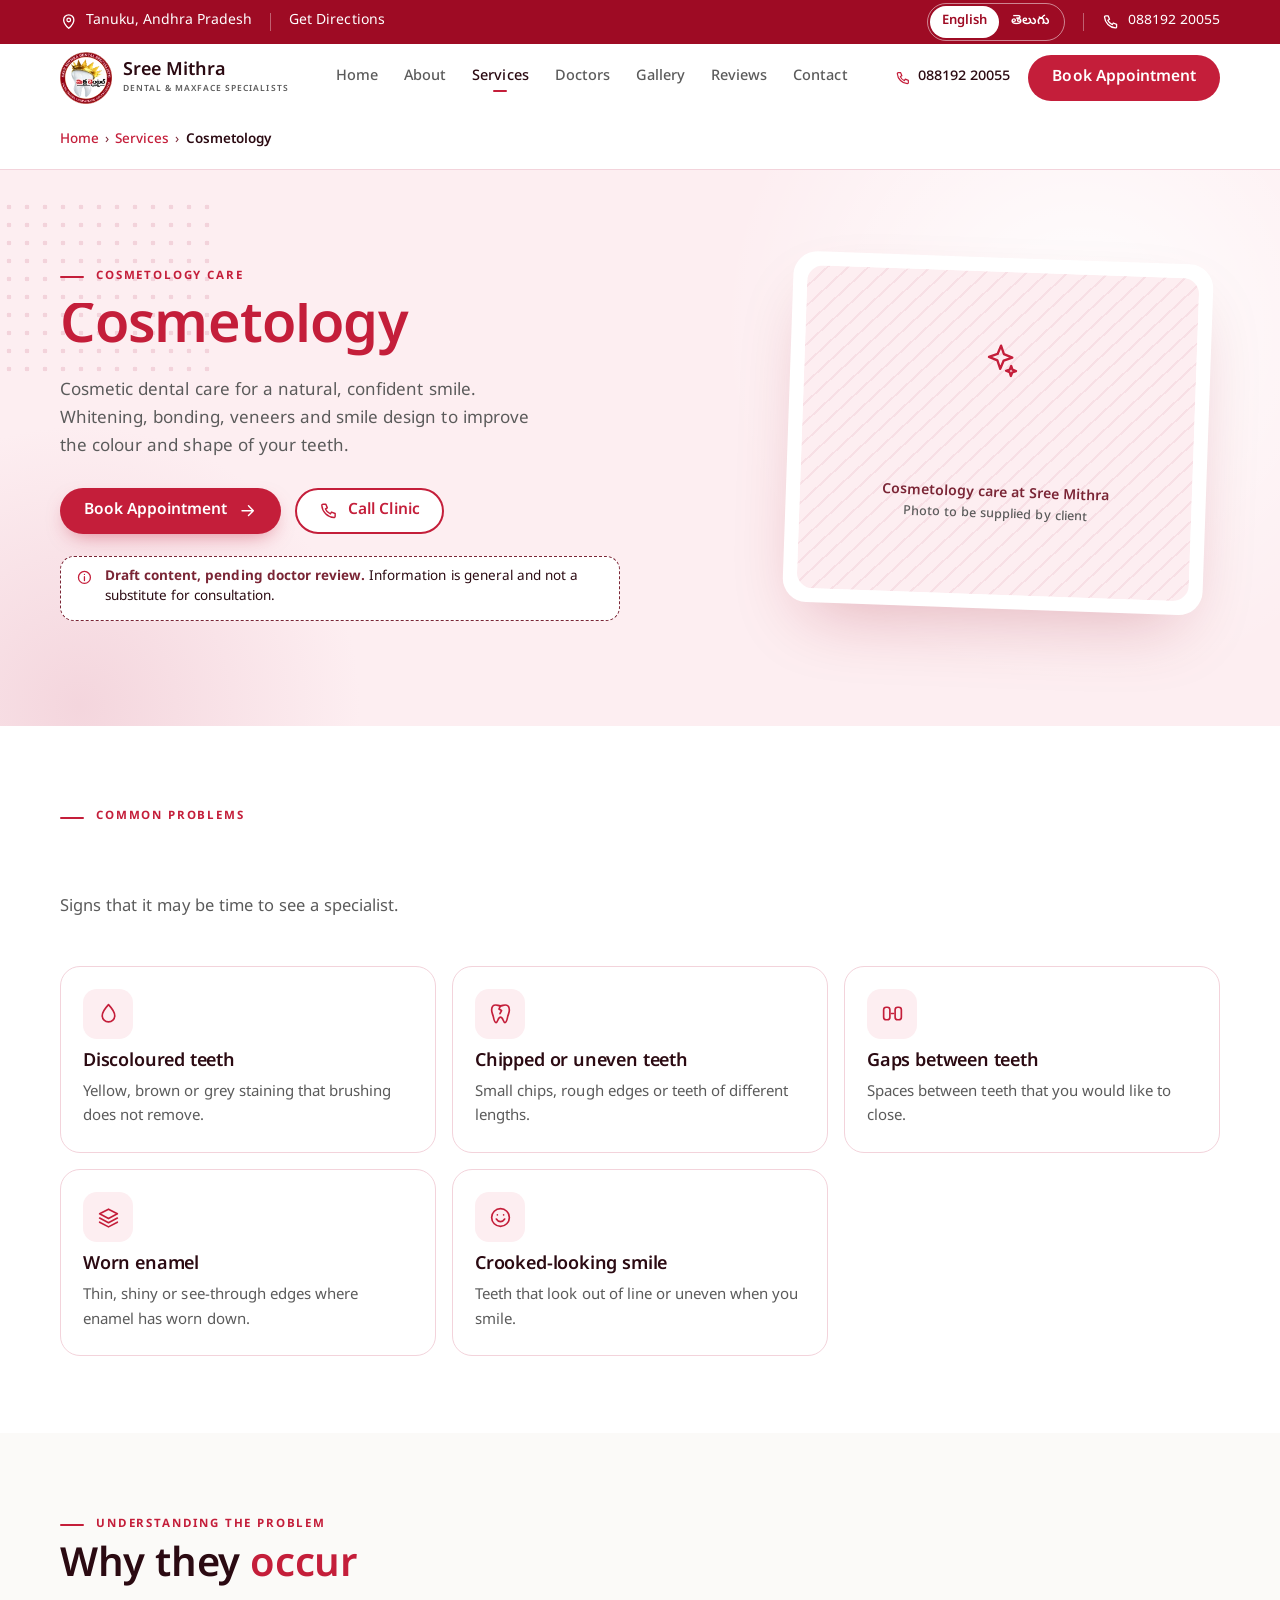
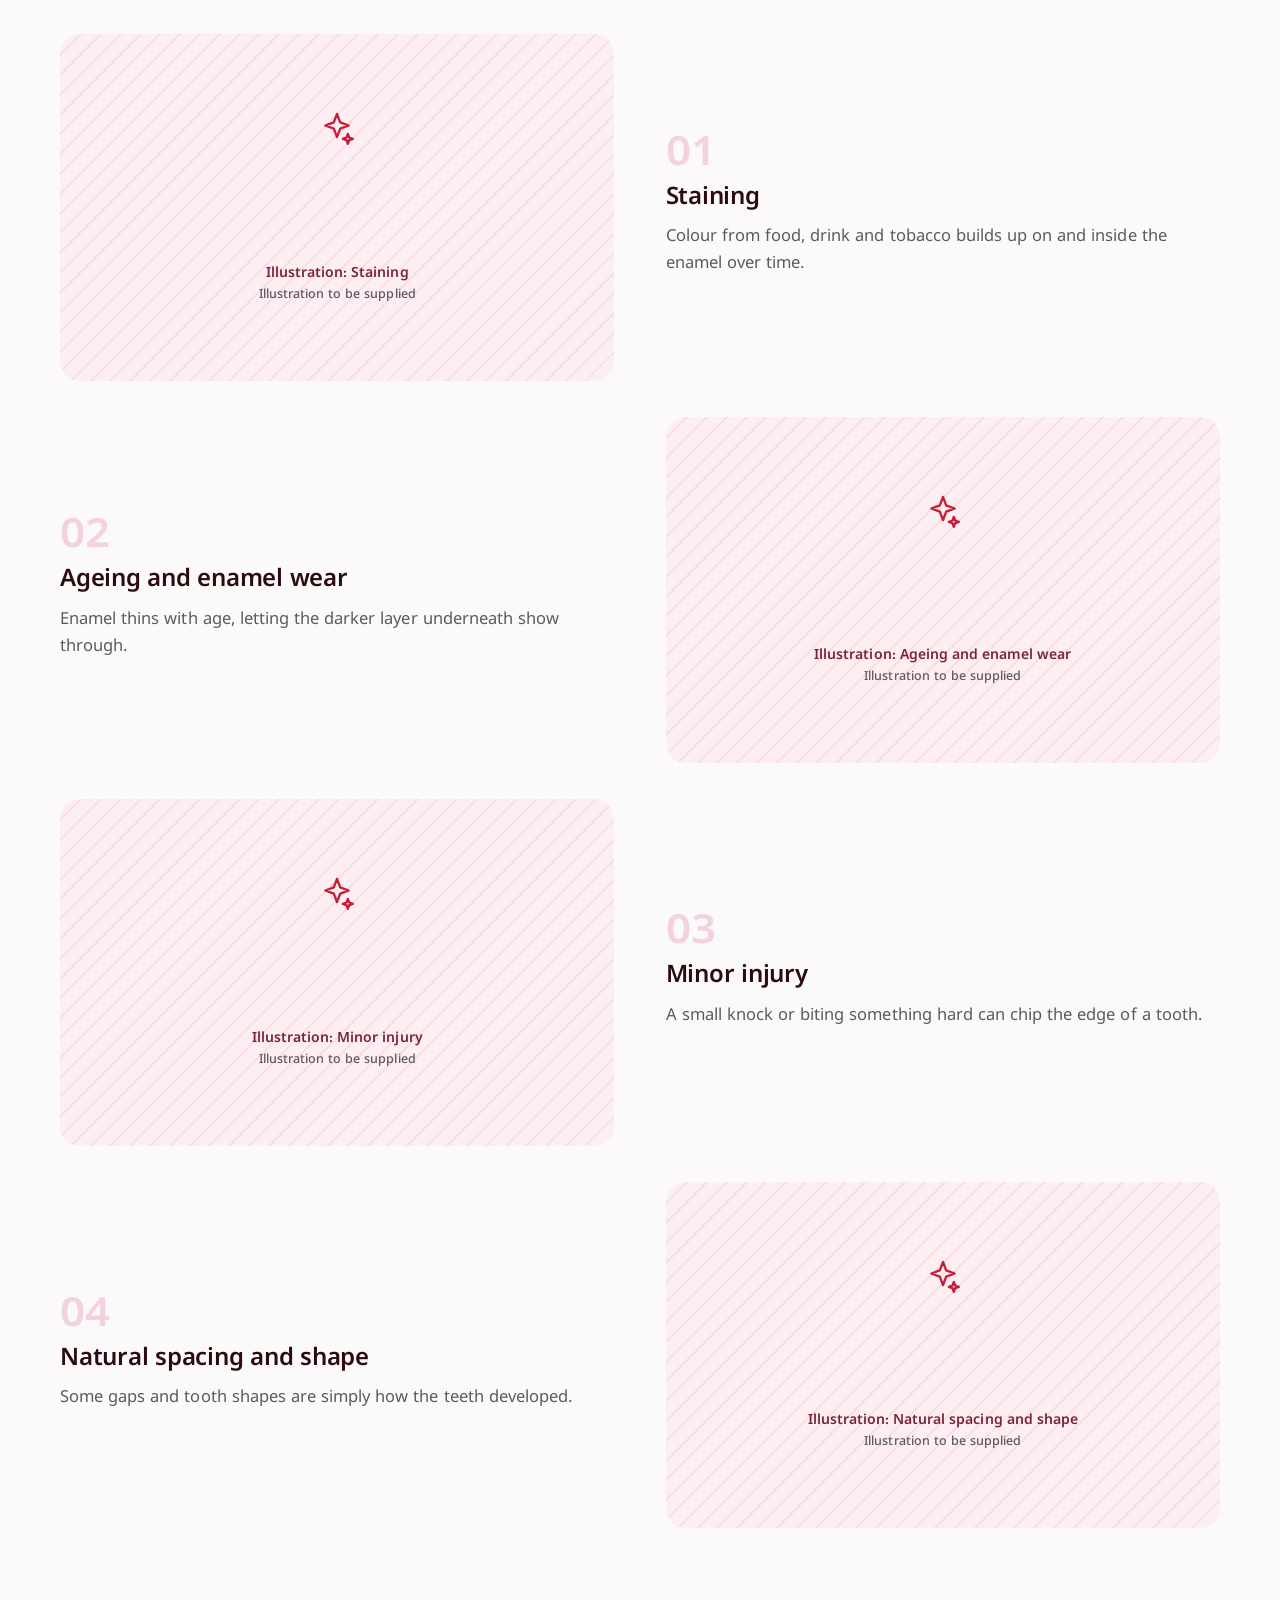
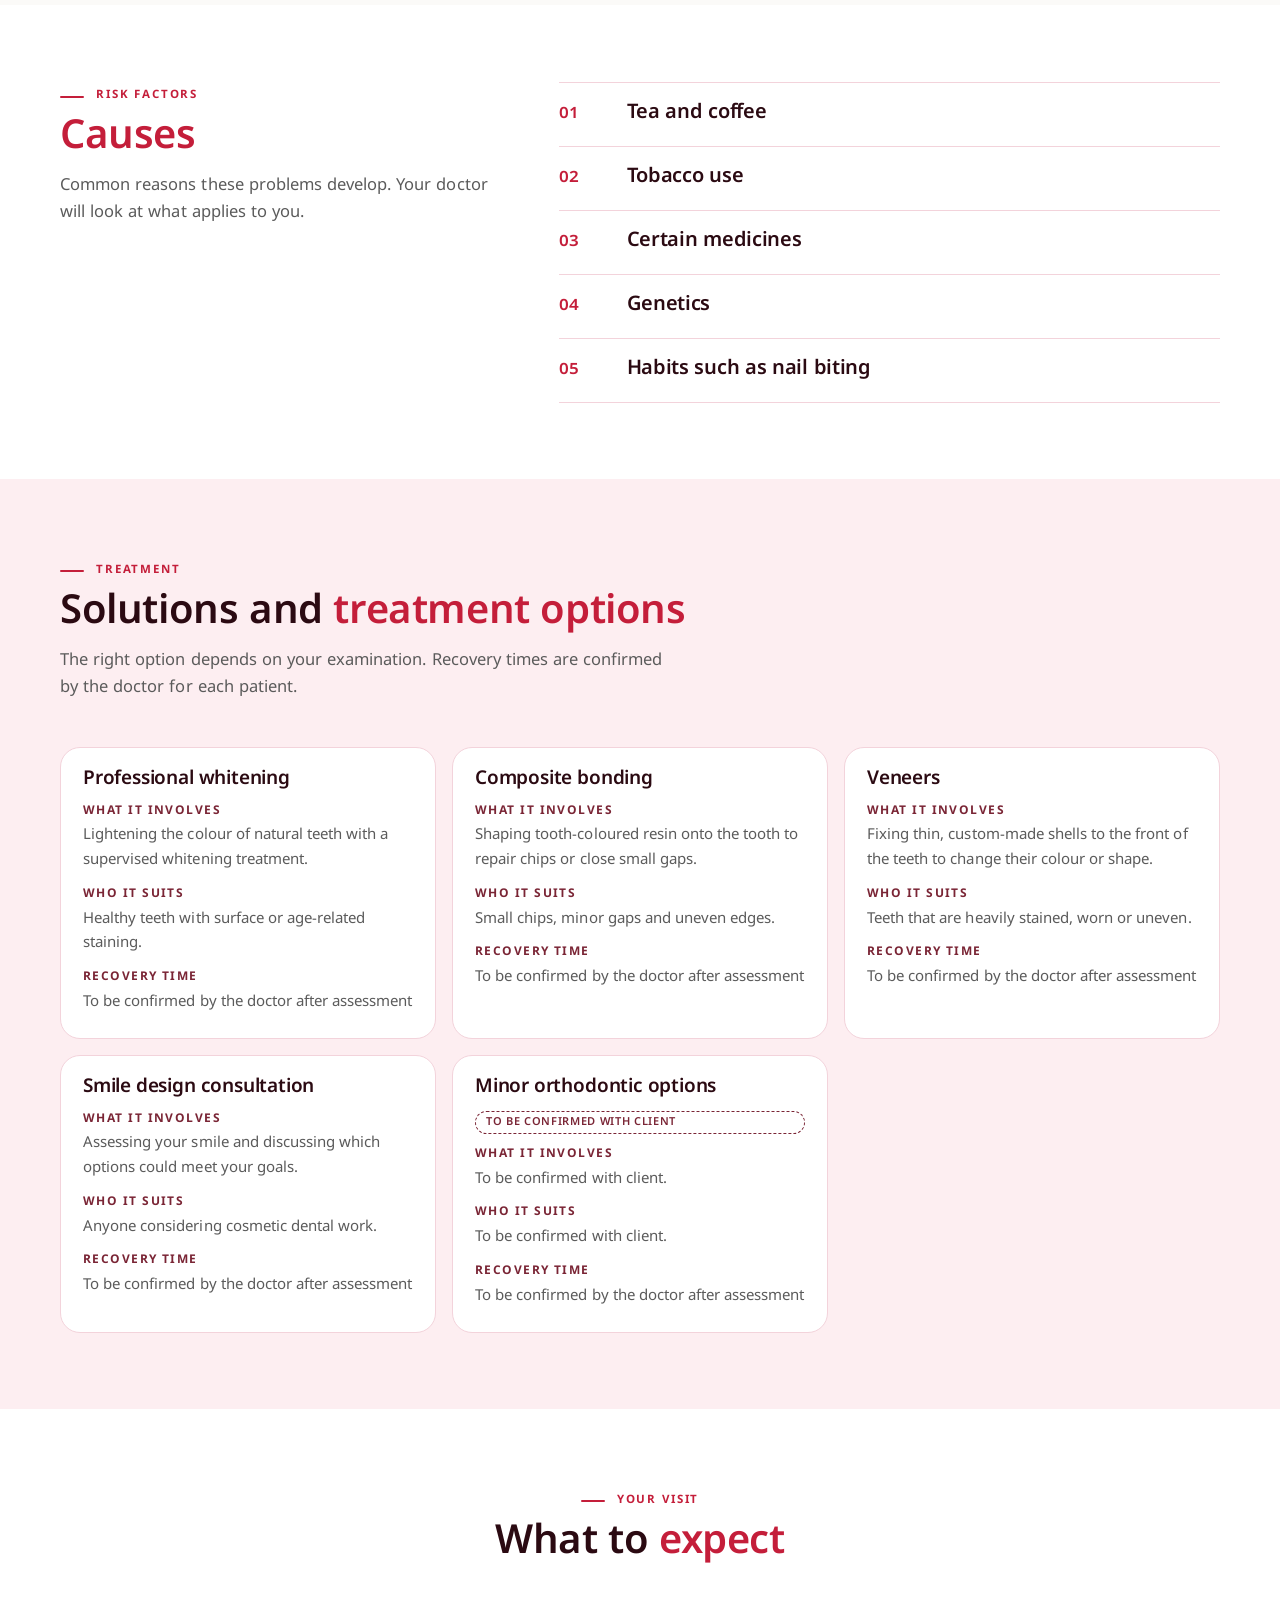
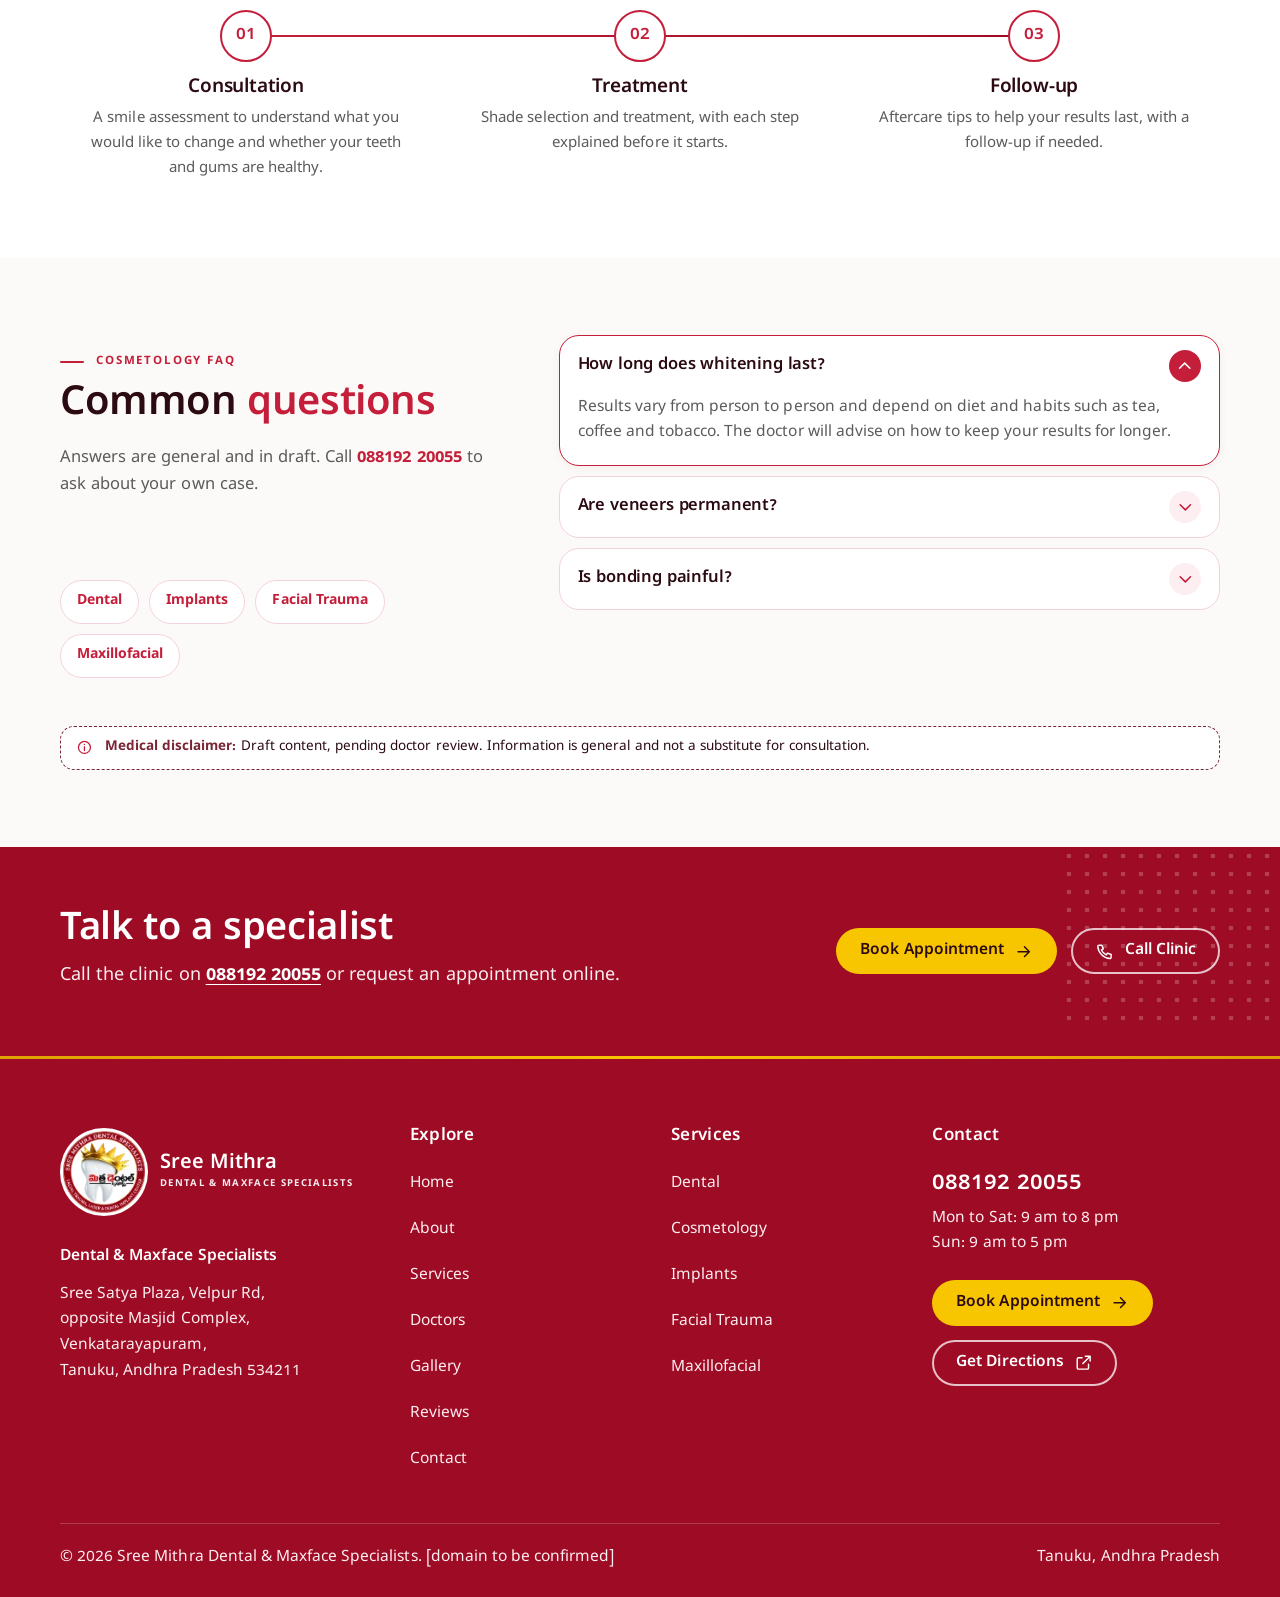
<file: services/cosmetology/index.html>
<!DOCTYPE html>
<html lang="en">
<head>
<meta charset="utf-8">
<meta name="viewport" content="width=device-width, initial-scale=1">
<title>Cosmetology | Sree Mithra Dental &amp; Maxface Specialists, Tanuku</title>
<meta name="description" content="Cosmetic dental care for a natural, confident smile. Whitening, bonding, veneers and smile design to improve the colour and shape of your teeth. Sree Mithra, Tanuku.">
<meta name="theme-color" content="#9E0B24">
<script>document.documentElement.classList.add("js");if(window.CSSViewTransitionRule)document.documentElement.classList.add("vt");setTimeout(function(){if(!window.__smReady)document.documentElement.classList.remove("js")},3000);</script>
<!-- Browsers that support it load a service page in the background once the pointer rests on its link,
     so opening it is near instant. Other pages are only fetched ahead. -->
<script type="speculationrules">{"prerender":[{"where":{"selector_matches":"a[href*='services/']"},"eagerness":"moderate"}],"prefetch":[{"where":{"selector_matches":"a.logo, .nav a, .crumbs a"},"eagerness":"moderate"}]}</script>
<!-- Type: Clash Display (headings) + General Sans (text), Fontshare, free for commercial use.
     Noto Sans Telugu covers Telugu text; Google only downloads it when Telugu characters appear. -->
<link rel="icon" type="image/png" sizes="32x32" href="../../assets/img/favicon-32.png">
<link rel="icon" type="image/png" sizes="48x48" href="../../assets/img/favicon-48.png">
<link rel="apple-touch-icon" href="../../assets/img/apple-touch-icon.png">
<link rel="preconnect" href="https://api.fontshare.com" crossorigin>
<link rel="preconnect" href="https://cdn.fontshare.com" crossorigin>
<link rel="stylesheet" href="https://api.fontshare.com/v2/css?f[]=clash-display@500,600&amp;display=swap" media="print" onload="this.media='all'">
<link rel="stylesheet" href="https://api.fontshare.com/v2/css?f[]=general-sans@400,500,600,700&amp;display=swap" media="print" onload="this.media='all'">
<link rel="preconnect" href="https://fonts.googleapis.com">
<link rel="preconnect" href="https://fonts.gstatic.com" crossorigin>
<link rel="stylesheet" href="https://fonts.googleapis.com/css2?family=Noto+Sans+Telugu:wght@500;700&amp;display=swap" media="print" onload="this.media='all'">
<noscript><link rel="stylesheet" href="https://api.fontshare.com/v2/css?f[]=clash-display@500,600&amp;display=swap"><link rel="stylesheet" href="https://api.fontshare.com/v2/css?f[]=general-sans@400,500,600,700&amp;display=swap"><link rel="stylesheet" href="https://fonts.googleapis.com/css2?family=Noto+Sans+Telugu:wght@500;700&amp;display=swap"></noscript>
<link rel="stylesheet" href="../../assets/css/site.css">
</head>
<body id="top">
<svg xmlns="http://www.w3.org/2000/svg" style="display:none" aria-hidden="true"><symbol id="i-arrow" viewBox="0 0 24 24"><path d="M5 12h14M13 6l6 6-6 6"/></symbol><symbol id="i-arrow-left" viewBox="0 0 24 24"><path d="M19 12H5M11 6l-6 6 6 6"/></symbol><symbol id="i-check" viewBox="0 0 24 24"><path d="M5 12.5l4.5 4.5L19 7.5"/></symbol><symbol id="i-phone" viewBox="0 0 24 24"><path d="M5 4h3.5l1.8 4.5-2.3 1.4a11 11 0 0 0 6.1 6.1l1.4-2.3L20 15.5V19a1.5 1.5 0 0 1-1.6 1.5C10.6 20 4 13.4 3.5 5.6A1.5 1.5 0 0 1 5 4z"/></symbol><symbol id="i-pin" viewBox="0 0 24 24"><path d="M12 21s-7-6.2-7-11.5a7 7 0 0 1 14 0C19 14.8 12 21 12 21z"/><circle cx="12" cy="9.5" r="2.5"/></symbol><symbol id="i-clock" viewBox="0 0 24 24"><circle cx="12" cy="12" r="8.5"/><path d="M12 7.5V12l3 2"/></symbol><symbol id="i-calendar" viewBox="0 0 24 24"><rect x="3.5" y="5" width="17" height="15.5" rx="2.5"/><path d="M3.5 10h17M8 3v4M16 3v4"/></symbol><symbol id="i-external" viewBox="0 0 24 24"><path d="M14 4h6v6M20 4l-9 9M18 14v4.5a1.5 1.5 0 0 1-1.5 1.5h-11A1.5 1.5 0 0 1 4 18.5v-11A1.5 1.5 0 0 1 5.5 6H10"/></symbol><symbol id="i-close" viewBox="0 0 24 24"><path d="M6 6l12 12M18 6L6 18"/></symbol><symbol id="i-chevron" viewBox="0 0 24 24"><path d="M6 9l6 6 6-6"/></symbol><symbol id="i-expand" viewBox="0 0 24 24"><path d="M4 9V4h5M20 9V4h-5M4 15v5h5M20 15v5h-5"/></symbol><symbol id="i-image" viewBox="0 0 24 24"><rect x="3.5" y="4.5" width="17" height="15" rx="2.5"/><circle cx="9" cy="10" r="1.8"/><path d="M20.5 16l-5-5-8.5 8.5"/></symbol><symbol id="i-user" viewBox="0 0 24 24"><circle cx="12" cy="8.5" r="4"/><path d="M4.5 20.5a7.5 7.5 0 0 1 15 0"/></symbol><symbol id="i-map" viewBox="0 0 24 24"><path d="M9 4.5l-5.5 2v13l5.5-2 6 2 5.5-2v-13l-5.5 2-6-2zM9 4.5v13M15 6.5v13"/></symbol><symbol id="i-info" viewBox="0 0 24 24"><circle cx="12" cy="12" r="8.5"/><path d="M12 11v5.5M12 7.6v.1"/></symbol><symbol id="i-star" viewBox="0 0 24 24"><path d="M12 3.3l2.6 5.5 6 .7-4.5 4.1 1.2 6-5.3-3-5.3 3 1.2-6L3.4 9.5l6-.7z"/></symbol><symbol id="i-quote" viewBox="0 0 24 24"><path d="M10 7H6.5A1.5 1.5 0 0 0 5 8.5V12h4v5H5M19 7h-3.5A1.5 1.5 0 0 0 14 8.5V12h4v5h-4"/></symbol><symbol id="i-mail" viewBox="0 0 24 24"><rect x="3.5" y="5.5" width="17" height="13" rx="2.5"/><path d="M4 7l8 6 8-6"/></symbol><symbol id="i-sun" viewBox="0 0 24 24"><circle cx="12" cy="12" r="4"/><path d="M12 2.5v2M12 19.5v2M4.6 4.6l1.4 1.4M18 18l1.4 1.4M2.5 12h2M19.5 12h2M4.6 19.4L6 18M18 6l1.4-1.4"/></symbol><symbol id="i-moon" viewBox="0 0 24 24"><path d="M20 14.5A8 8 0 0 1 9.5 4a8 8 0 1 0 10.5 10.5z"/></symbol><symbol id="i-heart" viewBox="0 0 24 24"><path d="M12 20s-7.5-4.6-7.5-10.2A4.3 4.3 0 0 1 12 7a4.3 4.3 0 0 1 7.5 2.8C19.5 15.4 12 20 12 20z"/></symbol><symbol id="i-tooth" viewBox="0 0 24 24"><path d="M7.5 3.8c1.7 0 2.6.9 4.5.9s2.8-.9 4.5-.9c2.6 0 4 2.2 4 4.9 0 2.4-1 4-1.6 6.3-.6 2.4-.9 5.7-2.6 5.7-1.9 0-1.6-5.2-4.3-5.2s-2.4 5.2-4.3 5.2c-1.7 0-2-3.3-2.6-5.7C4.5 12.7 3.5 11.1 3.5 8.7c0-2.7 1.4-4.9 4-4.9z"/></symbol><symbol id="i-implant" viewBox="0 0 24 24"><path d="M8 3.5h8c.8 0 1.5.7 1.5 1.5v1.5c0 1.4-1.1 2.5-2.5 2.5H9A2.5 2.5 0 0 1 6.5 6.5V5c0-.8.7-1.5 1.5-1.5zM9 11h6M9.5 14h5M10 17h4M10.5 20h3M12 9v12"/></symbol><symbol id="i-sparkle" viewBox="0 0 24 24"><path d="M12 3.5l1.9 5.1 5.1 1.9-5.1 1.9L12 17.5l-1.9-5.1L5 10.5l5.1-1.9zM18.5 15.5l.8 2.2 2.2.8-2.2.8-.8 2.2-.8-2.2-2.2-.8 2.2-.8z"/></symbol><symbol id="i-shield" viewBox="0 0 24 24"><path d="M12 3.5l7.5 3v5.3c0 4.4-3.2 8-7.5 9.2-4.3-1.2-7.5-4.8-7.5-9.2V6.5z"/><path d="M12 9v6M9 12h6"/></symbol><symbol id="i-profile" viewBox="0 0 24 24"><path d="M14 3.5c-4 0-7 3-7 6.8 0 1-.9 1.9-1.6 2.9-.4.5-.1 1.2.5 1.3l1.1.2v2.2c0 1.2 1 2.1 2.2 2.1H11v1.5M14 3.5c3.6 0 6.5 2.9 6.5 6.5 0 2.4-1.2 4.3-3 5.5v5"/></symbol><symbol id="i-bolt" viewBox="0 0 24 24"><path d="M13 3L5 13.5h6L10 21l8-10.5h-6z"/></symbol><symbol id="i-thermo" viewBox="0 0 24 24"><path d="M10 14.5V5a2 2 0 0 1 4 0v9.5a4 4 0 1 1-4 0z"/><path d="M12 9v7"/></symbol><symbol id="i-drop" viewBox="0 0 24 24"><path d="M12 3.5s6 6.4 6 10.6a6 6 0 0 1-12 0C6 9.9 12 3.5 12 3.5z"/></symbol><symbol id="i-alert" viewBox="0 0 24 24"><path d="M12 4l9 15.5H3z"/><path d="M12 10v4M12 16.8v.1"/></symbol><symbol id="i-crack" viewBox="0 0 24 24"><path d="M7.5 3.8c1.7 0 2.6.9 4.5.9s2.8-.9 4.5-.9c2.6 0 4 2.2 4 4.9 0 2.4-1 4-1.6 6.3-.6 2.4-.9 5.7-2.6 5.7-1.9 0-1.6-5.2-4.3-5.2s-2.4 5.2-4.3 5.2c-1.7 0-2-3.3-2.6-5.7C4.5 12.7 3.5 11.1 3.5 8.7c0-2.7 1.4-4.9 4-4.9z"/><path d="M12 4.7l-1.5 3 2.5 1.5-1.5 3"/></symbol><symbol id="i-gap" viewBox="0 0 24 24"><rect x="3.5" y="6" width="6" height="12" rx="2.5"/><rect x="14.5" y="6" width="6" height="12" rx="2.5"/><path d="M11 12h2"/></symbol><symbol id="i-layers" viewBox="0 0 24 24"><path d="M12 4l8.5 4.5L12 13 3.5 8.5z"/><path d="M3.5 12.5L12 17l8.5-4.5M3.5 16.5L12 21l8.5-4.5"/></symbol><symbol id="i-smile" viewBox="0 0 24 24"><circle cx="12" cy="12" r="8.5"/><path d="M8 13.5c1 1.6 2.4 2.5 4 2.5s3-.9 4-2.5M9 9.5v.1M15 9.5v.1"/></symbol><symbol id="i-face" viewBox="0 0 24 24"><path d="M12 3.5c4 0 7 3.2 7 7.5 0 5-3.3 9.5-7 9.5S5 16 5 11c0-4.3 3-7.5 7-7.5z"/><path d="M9.5 10.5v.1M14.5 10.5v.1M10 15.5c1.2.8 2.8.8 4 0"/></symbol><symbol id="i-circle" viewBox="0 0 24 24"><circle cx="12" cy="12" r="5.5"/><circle cx="12" cy="12" r="8.5" stroke-dasharray="2 3"/></symbol><symbol id="i-steth" viewBox="0 0 24 24"><path d="M6 3.5v5a4 4 0 0 0 8 0v-5M10 12.5v2a5 5 0 0 0 10 0V12"/><circle cx="20" cy="10" r="2"/></symbol><symbol id="i-users" viewBox="0 0 24 24"><circle cx="9" cy="8.5" r="3.5"/><path d="M2.5 20a6.5 6.5 0 0 1 13 0M16 5.2a3.5 3.5 0 0 1 0 6.6M18 14.2a6.5 6.5 0 0 1 3.5 5.8"/></symbol></svg>

<a class="skip-link" href="#main">Skip to content</a>
<div class="topbar">
  <div class="container topbar__inner">
    <div class="topbar__group">
      <span class="topbar__loc"><svg class="icon" aria-hidden="true" focusable="false"><use href="#i-pin"/></svg><span data-i18n="location">Tanuku, Andhra Pradesh</span></span>
      <span class="topbar__sep" aria-hidden="true"></span>
      <a class="topbar__dir" href="https://www.google.com/maps/place/SREE+MITHRA+DENTAL+SPECIALISTS/@16.7517297,81.6838545,17z/data=!3m1!4b1!4m6!3m5!1s0x3a37b7fa0d0de735:0x3787843e081afac6!8m2!3d16.7517246!4d81.6864294!16s%2Fg%2F11c6dcl9dq" target="_blank" rel="noopener"><span data-i18n="directions">Get Directions</span><span class="sr-only"> (opens Google Maps in a new tab)</span></a>
    </div>
    <div class="topbar__group">
      <div class="lang" role="group" aria-label="Language">
        <button type="button" data-lang="en" aria-pressed="true">English</button>
        <button type="button" data-lang="te" aria-pressed="false" lang="te">తెలుగు</button>
      </div>
      <span class="topbar__sep" aria-hidden="true"></span>
      <a href="tel:+918819220055"><svg class="icon" aria-hidden="true" focusable="false"><use href="#i-phone"/></svg><span><span class="sr-only">Call the clinic on </span>088192 20055</span></a>
    </div>
  </div>
</div>
<header class="header">
  <div class="container header__inner">
    <a class="logo" href="../../" aria-label="Sree Mithra Dental &amp; Maxface Specialists, home">
      
  <picture class="logo__mark" aria-hidden="true"><source type="image/webp" srcset="../../assets/img/logo-96.webp 96w, ../../assets/img/logo-192.webp 192w, ../../assets/img/logo-320.webp 320w" sizes="48px"><img src="../../assets/img/logo-192.png" width="192" height="192" alt="" decoding="async"></picture>
  <span class="logo__text">
    <span class="logo__name">Sree Mithra</span>
    <span class="logo__tag">DENTAL &amp; MAXFACE SPECIALISTS</span>
  </span>
    </a>
    <nav class="nav" aria-label="Main"><a href="../../" data-i18n="home">Home</a><a href="../../#about" data-i18n="about">About</a><a href="../../#services" aria-current="page" data-i18n="services">Services</a><a href="../../#doctors" data-i18n="doctors">Doctors</a><a href="../../#gallery" data-i18n="gallery">Gallery</a><a href="../../#reviews" data-i18n="reviews">Reviews</a><a href="../../#contact" data-i18n="contact">Contact</a></nav>
    <div class="header__cta">
      <a class="call-link" href="tel:+918819220055"><svg class="icon" aria-hidden="true" focusable="false"><use href="#i-phone"/></svg><span><span class="sr-only">Call the clinic on </span>088192 20055</span></a>
      <a class="btn btn--primary btn--sm header__book" href="../../#booking"><span data-i18n="book">Book Appointment</span></a>
      <button class="burger" type="button" aria-expanded="false" aria-controls="mobile-menu" aria-label="Open menu"><span></span><span></span><span></span></button>
    </div>
  </div>
</header>
<div class="mmenu" id="mobile-menu" inert>
  <nav aria-label="Mobile">
    <ul class="mmenu__list">
      <li style="--i:0"><a class="btn btn--primary" href="../../#booking"><span data-i18n="book">Book Appointment</span><svg class="icon icon--arrow" aria-hidden="true" focusable="false"><use href="#i-arrow"/></svg></a></li>
      <li style="--i:1"><a href="../../"><span data-i18n="home">Home</span><svg class="icon icon--arrow" aria-hidden="true" focusable="false"><use href="#i-arrow"/></svg></a></li><li style="--i:2"><a href="../../#about"><span data-i18n="about">About</span><svg class="icon icon--arrow" aria-hidden="true" focusable="false"><use href="#i-arrow"/></svg></a></li><li style="--i:3"><a href="../../#services"><span data-i18n="services">Services</span><svg class="icon icon--arrow" aria-hidden="true" focusable="false"><use href="#i-arrow"/></svg></a></li><li style="--i:4"><a href="../../#doctors"><span data-i18n="doctors">Doctors</span><svg class="icon icon--arrow" aria-hidden="true" focusable="false"><use href="#i-arrow"/></svg></a></li><li style="--i:5"><a href="../../#gallery"><span data-i18n="gallery">Gallery</span><svg class="icon icon--arrow" aria-hidden="true" focusable="false"><use href="#i-arrow"/></svg></a></li><li style="--i:6"><a href="../../#reviews"><span data-i18n="reviews">Reviews</span><svg class="icon icon--arrow" aria-hidden="true" focusable="false"><use href="#i-arrow"/></svg></a></li><li style="--i:7"><a href="../../#contact"><span data-i18n="contact">Contact</span><svg class="icon icon--arrow" aria-hidden="true" focusable="false"><use href="#i-arrow"/></svg></a></li>
    </ul>
  </nav>
  <div class="mmenu__foot">
    <a href="tel:+918819220055">Call 088192 20055</a>
    <a href="https://www.google.com/maps/place/SREE+MITHRA+DENTAL+SPECIALISTS/@16.7517297,81.6838545,17z/data=!3m1!4b1!4m6!3m5!1s0x3a37b7fa0d0de735:0x3787843e081afac6!8m2!3d16.7517246!4d81.6864294!16s%2Fg%2F11c6dcl9dq" target="_blank" rel="noopener">Get Directions<span class="sr-only"> (opens in a new tab)</span></a>
    <span>Mon to Sat 9 am to 8 pm · Sun 9 am to 5 pm</span>
  </div>
</div>
<main id="main">

<nav class="crumbs" aria-label="Breadcrumb">
  <div class="container">
    <ol>
      <li><a href="../../">Home</a></li>
      <li><a href="../../#services">Services</a></li>
      <li><span aria-current="page">Cosmetology</span></li>
    </ol>
  </div>
</nav>

<section class="hero shero" aria-labelledby="hero-title" data-float-scope>
  <div class="hero__bg" aria-hidden="true"></div>
  <div class="dots" aria-hidden="true"></div>
  <div class="container hero__grid">
    <div class="hero__copy">
      <p class="eyebrow" data-hero style="--d:0ms">Cosmetology care</p>
      <h1 class="hero__title" id="hero-title" style="margin-top:4px"><span class="line line--2"><span style="--d:40ms">Cosmetology</span></span></h1>
      <p class="hero__sub" data-hero style="--d:110ms">Cosmetic dental care for a natural, confident smile. Whitening, bonding, veneers and smile design to improve the colour and shape of your teeth.</p>
      <div class="btn-row hero__actions" data-hero style="--d:170ms">
        <a class="btn btn--primary" href="../../?service=cosmetology#booking">Book Appointment<svg class="icon icon--arrow" aria-hidden="true" focusable="false"><use href="#i-arrow"/></svg></a>
        <a class="btn btn--outline" href="tel:+918819220055"><svg class="icon" aria-hidden="true" focusable="false"><use href="#i-phone"/></svg>Call Clinic</a>
      </div>
      <p class="disclaimer" data-hero style="--d:230ms"><svg class="icon" aria-hidden="true" focusable="false"><use href="#i-info"/></svg><span><strong>Draft content, pending doctor review.</strong> Information is general and not a substitute for consultation.</span></p>
    </div>
    <div class="hero__visual">
      <div class="frame-parallax" data-parallax="22">
        <div class="frame" data-hero="frame" style="--d:90ms">
          <div class="ph ph--shero" role="img" aria-label="Cosmetology care at Sree Mithra (placeholder, photo to be supplied by client)"><svg class="icon" aria-hidden="true" focusable="false"><use href="#i-sparkle"/></svg><span>Cosmetology care at Sree Mithra<small>Photo to be supplied by client</small></span></div>
        </div>
      </div>
    </div>
  </div>
</section>

<section class="section" aria-labelledby="problems-title">
  <div class="container">
    
  <div class="section-head ">
    <div>
      <p class="eyebrow" data-reveal>Common problems</p>
      <h2 class="section-title" id="problems-title" data-reveal>Common <span class="hl">problems</span></h2>
      <p class="section-intro" data-reveal>Signs that it may be time to see a specialist.</p>
    </div>
  </div>
    <div class="problems" data-stagger="80">
      <article class="pcard" data-reveal><div class="icon-box"><svg class="icon" aria-hidden="true" focusable="false"><use href="#i-drop"/></svg></div><h3>Discoloured teeth</h3><p>Yellow, brown or grey staining that brushing does not remove.</p></article><article class="pcard" data-reveal><div class="icon-box"><svg class="icon" aria-hidden="true" focusable="false"><use href="#i-crack"/></svg></div><h3>Chipped or uneven teeth</h3><p>Small chips, rough edges or teeth of different lengths.</p></article><article class="pcard" data-reveal><div class="icon-box"><svg class="icon" aria-hidden="true" focusable="false"><use href="#i-gap"/></svg></div><h3>Gaps between teeth</h3><p>Spaces between teeth that you would like to close.</p></article><article class="pcard" data-reveal><div class="icon-box"><svg class="icon" aria-hidden="true" focusable="false"><use href="#i-layers"/></svg></div><h3>Worn enamel</h3><p>Thin, shiny or see-through edges where enamel has worn down.</p></article><article class="pcard" data-reveal><div class="icon-box"><svg class="icon" aria-hidden="true" focusable="false"><use href="#i-smile"/></svg></div><h3>Crooked-looking smile</h3><p>Teeth that look out of line or uneven when you smile.</p></article>
    </div>
  </div>
</section>

<section class="section section--off" aria-labelledby="why-title">
  <div class="container">
    
  <div class="section-head ">
    <div>
      <p class="eyebrow" data-reveal>Understanding the problem</p>
      <h2 class="section-title" id="why-title" data-reveal>Why they <span class="hl">occur</span></h2>
      
    </div>
  </div>
    <div class="alt">
      
      <div class="alt__row">
        <div class="alt__media" data-reveal="scale"><div class="ph " aria-hidden="true"><svg class="icon" aria-hidden="true" focusable="false"><use href="#i-sparkle"/></svg><span>Illustration: Staining<small>Illustration to be supplied</small></span></div></div>
        <div>
          <span class="alt__label" aria-hidden="true">01</span>
          <h3 data-reveal>Staining</h3>
          <p data-reveal>Colour from food, drink and tobacco builds up on and inside the enamel over time.</p>
        </div>
      </div>
      <div class="alt__row">
        <div class="alt__media" data-reveal="scale"><div class="ph " aria-hidden="true"><svg class="icon" aria-hidden="true" focusable="false"><use href="#i-sparkle"/></svg><span>Illustration: Ageing and enamel wear<small>Illustration to be supplied</small></span></div></div>
        <div>
          <span class="alt__label" aria-hidden="true">02</span>
          <h3 data-reveal>Ageing and enamel wear</h3>
          <p data-reveal>Enamel thins with age, letting the darker layer underneath show through.</p>
        </div>
      </div>
      <div class="alt__row">
        <div class="alt__media" data-reveal="scale"><div class="ph " aria-hidden="true"><svg class="icon" aria-hidden="true" focusable="false"><use href="#i-sparkle"/></svg><span>Illustration: Minor injury<small>Illustration to be supplied</small></span></div></div>
        <div>
          <span class="alt__label" aria-hidden="true">03</span>
          <h3 data-reveal>Minor injury</h3>
          <p data-reveal>A small knock or biting something hard can chip the edge of a tooth.</p>
        </div>
      </div>
      <div class="alt__row">
        <div class="alt__media" data-reveal="scale"><div class="ph " aria-hidden="true"><svg class="icon" aria-hidden="true" focusable="false"><use href="#i-sparkle"/></svg><span>Illustration: Natural spacing and shape<small>Illustration to be supplied</small></span></div></div>
        <div>
          <span class="alt__label" aria-hidden="true">04</span>
          <h3 data-reveal>Natural spacing and shape</h3>
          <p data-reveal>Some gaps and tooth shapes are simply how the teeth developed.</p>
        </div>
      </div>
    </div>
  </div>
</section>

<section class="section" aria-labelledby="causes-title">
  <div class="container causes-wrap">
    <div>
      <p class="eyebrow" data-reveal>Risk factors</p>
      <h2 class="section-title" id="causes-title" data-reveal><span class="hl">Causes</span></h2>
      <p class="section-intro" data-reveal>Common reasons these problems develop. Your doctor will look at what applies to you.</p>
    </div>
    <ol class="causes" data-stagger="80"><li data-reveal><span>Tea and coffee</span></li><li data-reveal><span>Tobacco use</span></li><li data-reveal><span>Certain medicines</span></li><li data-reveal><span>Genetics</span></li><li data-reveal><span>Habits such as nail biting</span></li></ol>
  </div>
</section>

<section class="section section--blush" aria-labelledby="solutions-title">
  <div class="container">
    
  <div class="section-head ">
    <div>
      <p class="eyebrow" data-reveal>Treatment</p>
      <h2 class="section-title" id="solutions-title" data-reveal>Solutions and <span class="hl">treatment options</span></h2>
      <p class="section-intro" data-reveal>The right option depends on your examination. Recovery times are confirmed by the doctor for each patient.</p>
    </div>
  </div>
    <div class="solutions" data-stagger="80">
      
      <article class="solcard" data-reveal>
        <h3>Professional whitening</h3>
        
        <dl>
          <div><dt>What it involves</dt><dd>Lightening the colour of natural teeth with a supervised whitening treatment.</dd></div>
          <div><dt>Who it suits</dt><dd>Healthy teeth with surface or age-related staining.</dd></div>
          <div><dt>Recovery time</dt><dd>To be confirmed by the doctor after assessment</dd></div>
        </dl>
      </article>
      <article class="solcard" data-reveal>
        <h3>Composite bonding</h3>
        
        <dl>
          <div><dt>What it involves</dt><dd>Shaping tooth-coloured resin onto the tooth to repair chips or close small gaps.</dd></div>
          <div><dt>Who it suits</dt><dd>Small chips, minor gaps and uneven edges.</dd></div>
          <div><dt>Recovery time</dt><dd>To be confirmed by the doctor after assessment</dd></div>
        </dl>
      </article>
      <article class="solcard" data-reveal>
        <h3>Veneers</h3>
        
        <dl>
          <div><dt>What it involves</dt><dd>Fixing thin, custom-made shells to the front of the teeth to change their colour or shape.</dd></div>
          <div><dt>Who it suits</dt><dd>Teeth that are heavily stained, worn or uneven.</dd></div>
          <div><dt>Recovery time</dt><dd>To be confirmed by the doctor after assessment</dd></div>
        </dl>
      </article>
      <article class="solcard" data-reveal>
        <h3>Smile design consultation</h3>
        
        <dl>
          <div><dt>What it involves</dt><dd>Assessing your smile and discussing which options could meet your goals.</dd></div>
          <div><dt>Who it suits</dt><dd>Anyone considering cosmetic dental work.</dd></div>
          <div><dt>Recovery time</dt><dd>To be confirmed by the doctor after assessment</dd></div>
        </dl>
      </article>
      <article class="solcard" data-reveal>
        <h3>Minor orthodontic options</h3>
        <span class="tbc">To be confirmed with client</span>
        <dl>
          <div><dt>What it involves</dt><dd>To be confirmed with client.</dd></div>
          <div><dt>Who it suits</dt><dd>To be confirmed with client.</dd></div>
          <div><dt>Recovery time</dt><dd>To be confirmed by the doctor after assessment</dd></div>
        </dl>
      </article>
    </div>
  </div>
</section>

<section class="section" aria-labelledby="expect-title">
  <div class="container">
    
  <div class="section-head section-head--center">
    <div>
      <p class="eyebrow" data-reveal>Your visit</p>
      <h2 class="section-title" id="expect-title" data-reveal>What to <span class="hl">expect</span></h2>
      
    </div>
  </div>
    <ol class="expect">
      <li class="expect__step" data-reveal style="--d:0ms"><span class="expect__n">01</span><h3>Consultation</h3><p>A smile assessment to understand what you would like to change and whether your teeth and gums are healthy.</p></li><li class="expect__step" data-reveal style="--d:150ms"><span class="expect__n">02</span><h3>Treatment</h3><p>Shade selection and treatment, with each step explained before it starts.</p></li><li class="expect__step" data-reveal style="--d:300ms"><span class="expect__n">03</span><h3>Follow-up</h3><p>Aftercare tips to help your results last, with a follow-up if needed.</p></li>
    </ol>
    
  </div>
</section>

<section class="section section--off" aria-labelledby="sfaq-title">
  <div class="container faq">
    <div class="faq__aside">
      <p class="eyebrow" data-reveal>Cosmetology FAQ</p>
      <h2 class="section-title" id="sfaq-title" data-reveal>Common <span class="hl">questions</span></h2>
      <p data-reveal>Answers are general and in draft. Call <a href="tel:+918819220055">088192 20055</a> to ask about your own case.</p>
      <p data-reveal style="margin-top:28px;font-weight:600;color:var(--maroon-900)">Other services</p>
      <ul class="other-services" data-reveal><li><a class="chip" href="../../services/dental/">Dental</a></li><li><a class="chip" href="../../services/implants/">Implants</a></li><li><a class="chip" href="../../services/facial-trauma/">Facial Trauma</a></li><li><a class="chip" href="../../services/maxillofacial/">Maxillofacial</a></li></ul>
    </div>
    <div class="acc" data-stagger="80">
    <div class="acc__item is-open" data-reveal>
      <h3 class="acc__q"><button class="acc__btn" type="button" id="sfaq-b0" aria-expanded="true" aria-controls="sfaq-p0">How long does whitening last?<span class="acc__chev"><svg class="icon" aria-hidden="true" focusable="false"><use href="#i-chevron"/></svg></span></button></h3>
      <div class="acc__panel" id="sfaq-p0" role="region" aria-labelledby="sfaq-b0"><div><p>Results vary from person to person and depend on diet and habits such as tea, coffee and tobacco. The doctor will advise on how to keep your results for longer.</p></div></div>
    </div>
    <div class="acc__item" data-reveal>
      <h3 class="acc__q"><button class="acc__btn" type="button" id="sfaq-b1" aria-expanded="false" aria-controls="sfaq-p1">Are veneers permanent?<span class="acc__chev"><svg class="icon" aria-hidden="true" focusable="false"><use href="#i-chevron"/></svg></span></button></h3>
      <div class="acc__panel" id="sfaq-p1" role="region" aria-labelledby="sfaq-b1" inert><div><p>Fitting veneers usually involves removing a thin layer of enamel, so the tooth will always need a covering. Veneers themselves may need replacing over time.</p></div></div>
    </div>
    <div class="acc__item" data-reveal>
      <h3 class="acc__q"><button class="acc__btn" type="button" id="sfaq-b2" aria-expanded="false" aria-controls="sfaq-p2">Is bonding painful?<span class="acc__chev"><svg class="icon" aria-hidden="true" focusable="false"><use href="#i-chevron"/></svg></span></button></h3>
      <div class="acc__panel" id="sfaq-p2" role="region" aria-labelledby="sfaq-b2" inert><div><p>Bonding usually needs little or no removal of tooth, and many people do not need an injection. The doctor will check what applies to you.</p></div></div>
    </div>
  </div>
  </div>
  <div class="container" style="margin-top:48px">
    <p class="disclaimer" data-reveal><svg class="icon" aria-hidden="true" focusable="false"><use href="#i-info"/></svg><span><strong>Medical disclaimer:</strong> Draft content, pending doctor review. Information is general and not a substitute for consultation.</span></p>
  </div>
</section>

<section class="band" aria-labelledby="band-title">
  <div class="dots" aria-hidden="true"></div>
  <div class="container band__inner">
    <div>
      <h2 id="band-title" data-reveal>Talk to a specialist</h2>
      <p data-reveal>Call the clinic on <a href="tel:+918819220055">088192 20055</a> or request an appointment online.</p>
    </div>
    <div class="btn-row" data-reveal>
      <a class="btn btn--yellow" href="../../?service=cosmetology#booking">Book Appointment<svg class="icon icon--arrow" aria-hidden="true" focusable="false"><use href="#i-arrow"/></svg></a>
      <a class="btn btn--ghost-light" href="tel:+918819220055"><svg class="icon" aria-hidden="true" focusable="false"><use href="#i-phone"/></svg>Call Clinic</a>
    </div>
  </div>
</section>
</main>

<footer class="footer">
  <div class="container">
    <div class="footer__grid">
      <div>
        <a class="logo" href="../../" aria-label="Sree Mithra, home">
  <picture class="logo__mark" aria-hidden="true"><source type="image/webp" srcset="../../assets/img/logo-96.webp 96w, ../../assets/img/logo-192.webp 192w, ../../assets/img/logo-320.webp 320w" sizes="48px"><img src="../../assets/img/logo-192.png" width="192" height="192" alt="" decoding="async"></picture>
  <span class="logo__text">
    <span class="logo__name">Sree Mithra</span>
    <span class="logo__tag">DENTAL &amp; MAXFACE SPECIALISTS</span>
  </span></a>
        <p class="footer__tag">Dental &amp; Maxface Specialists</p>
        <address style="margin-top:12px">Sree Satya Plaza, Velpur Rd,<br>opposite Masjid Complex, Venkatarayapuram,<br>Tanuku, Andhra Pradesh 534211</address>
      </div>
      <div>
        <h2>Explore</h2>
        <ul>
          <li><a href="../../">Home</a></li>
          <li><a href="../../#about">About</a></li>
          <li><a href="../../#services">Services</a></li>
          <li><a href="../../#doctors">Doctors</a></li>
          <li><a href="../../#gallery">Gallery</a></li>
          <li><a href="../../#reviews">Reviews</a></li>
          <li><a href="../../#contact">Contact</a></li>
        </ul>
      </div>
      <div>
        <h2>Services</h2>
        <ul><li><a href="../../services/dental/">Dental</a></li><li><a href="../../services/cosmetology/">Cosmetology</a></li><li><a href="../../services/implants/">Implants</a></li><li><a href="../../services/facial-trauma/">Facial Trauma</a></li><li><a href="../../services/maxillofacial/">Maxillofacial</a></li></ul>
      </div>
      <div>
        <h2>Contact</h2>
        <a class="tel" href="tel:+918819220055">088192 20055</a>
        <p>Mon to Sat: 9 am to 8 pm<br>Sun: 9 am to 5 pm</p>
        <div class="btn-row">
          <a class="btn btn--yellow" href="../../#booking">Book Appointment<svg class="icon icon--arrow" aria-hidden="true" focusable="false"><use href="#i-arrow"/></svg></a>
          <a class="btn btn--ghost-light" href="https://www.google.com/maps/place/SREE+MITHRA+DENTAL+SPECIALISTS/@16.7517297,81.6838545,17z/data=!3m1!4b1!4m6!3m5!1s0x3a37b7fa0d0de735:0x3787843e081afac6!8m2!3d16.7517246!4d81.6864294!16s%2Fg%2F11c6dcl9dq" target="_blank" rel="noopener">Get Directions<svg class="icon" aria-hidden="true" focusable="false"><use href="#i-external"/></svg><span class="sr-only"> (opens in a new tab)</span></a>
        </div>
      </div>
    </div>
    <div class="footer__bottom">
      <p>© 2026 Sree Mithra Dental &amp; Maxface Specialists. [domain to be confirmed]</p>
      <p>Tanuku, Andhra Pradesh</p>
    </div>
  </div>
</footer>
<a class="btn btn--primary fab" href="../../#booking">Book<svg class="icon" aria-hidden="true" focusable="false"><use href="#i-calendar"/></svg></a>
<nav class="mbar" aria-label="Quick actions">
  <a href="tel:+918819220055"><svg class="icon" aria-hidden="true" focusable="false"><use href="#i-phone"/></svg>Call</a>
  <a href="https://www.google.com/maps/place/SREE+MITHRA+DENTAL+SPECIALISTS/@16.7517297,81.6838545,17z/data=!3m1!4b1!4m6!3m5!1s0x3a37b7fa0d0de735:0x3787843e081afac6!8m2!3d16.7517246!4d81.6864294!16s%2Fg%2F11c6dcl9dq" target="_blank" rel="noopener"><svg class="icon" aria-hidden="true" focusable="false"><use href="#i-pin"/></svg>Directions<span class="sr-only"> (opens in a new tab)</span></a>
</nav>

<script src="../../assets/js/site.js" defer></script>
</body>
</html>
</file>
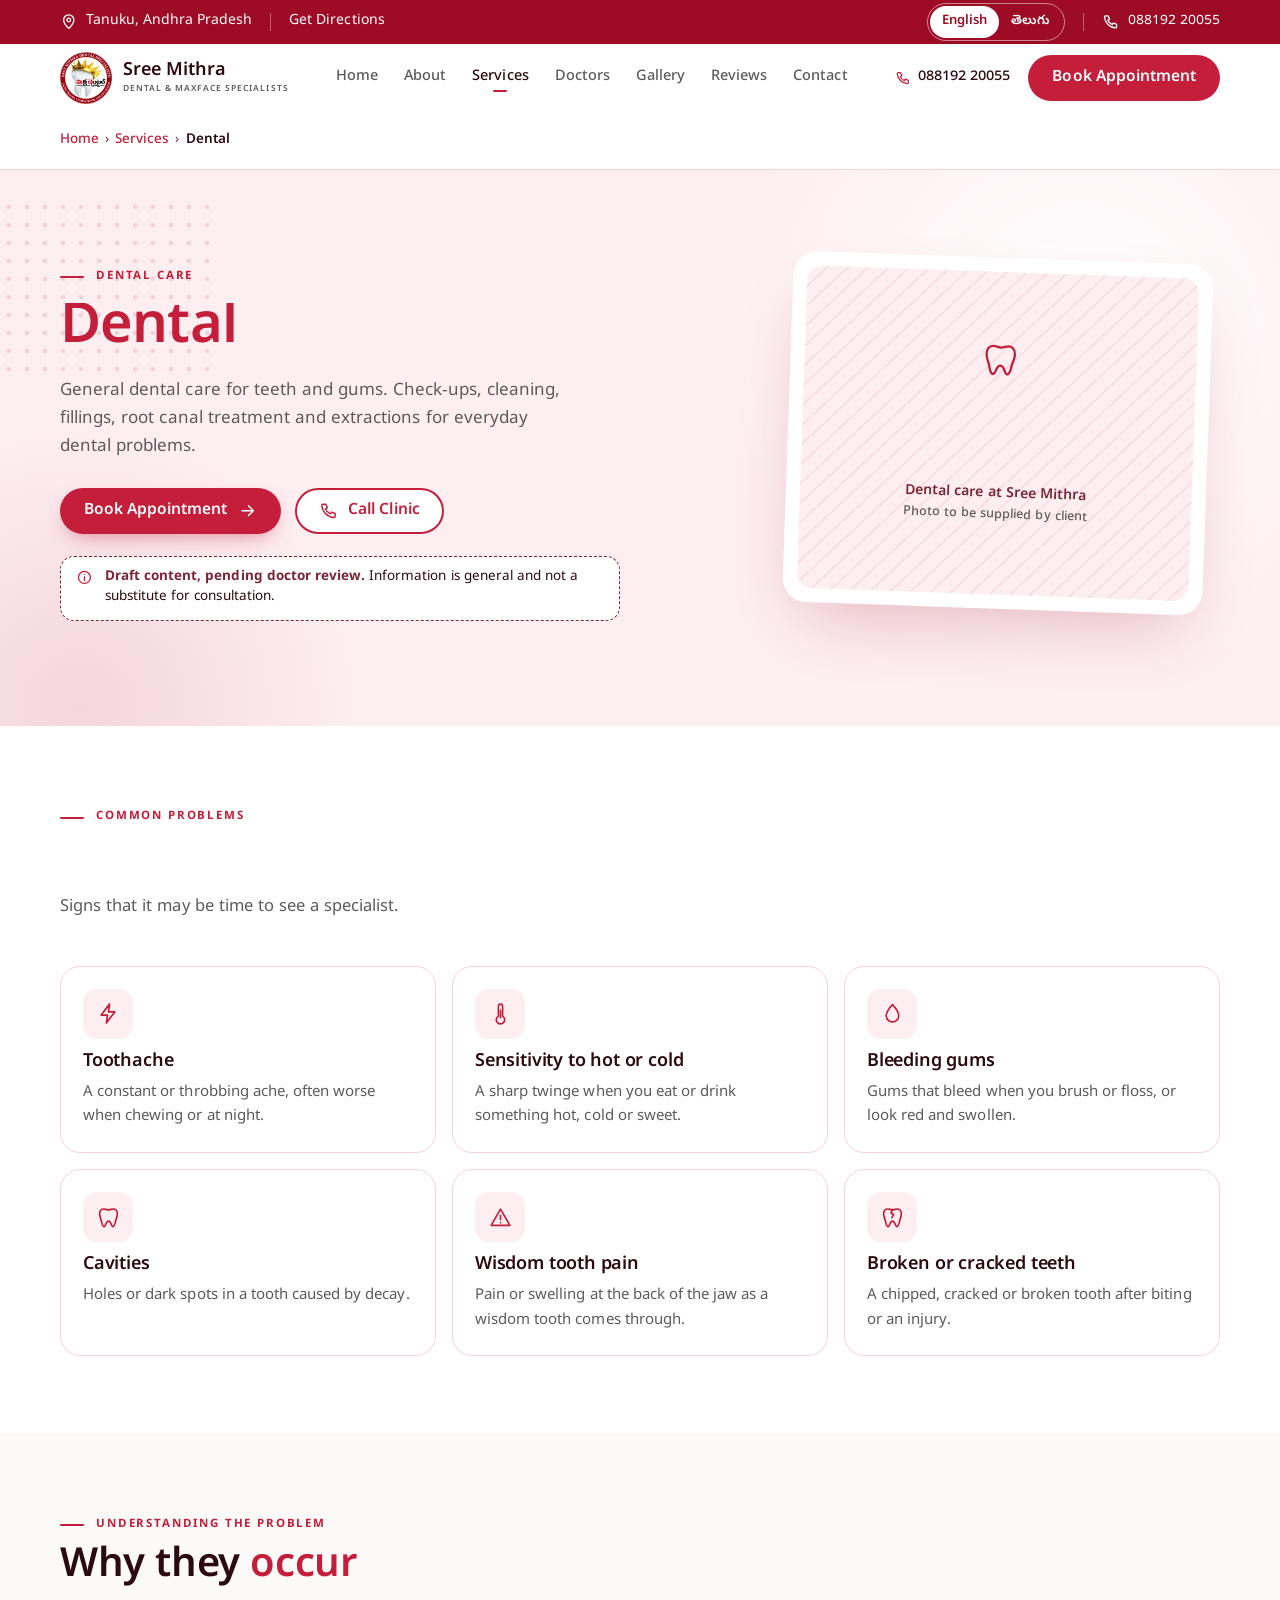
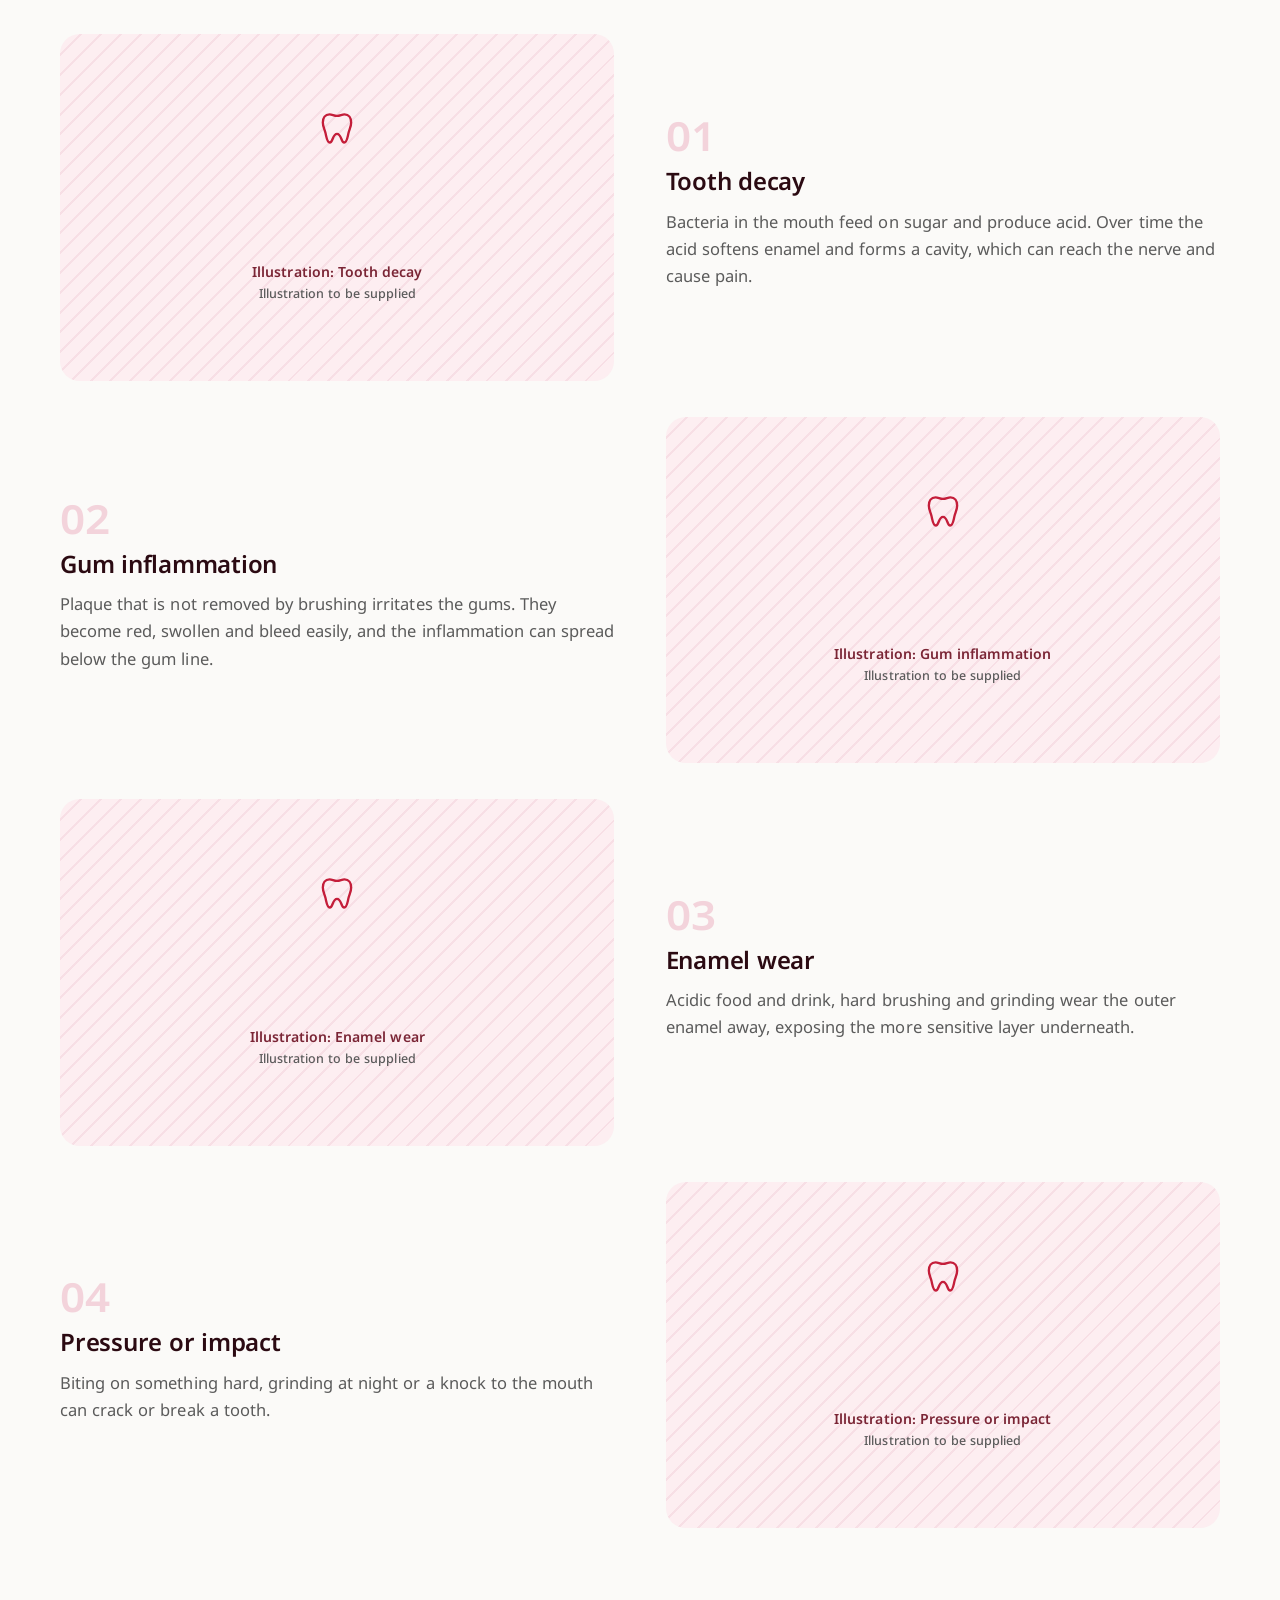
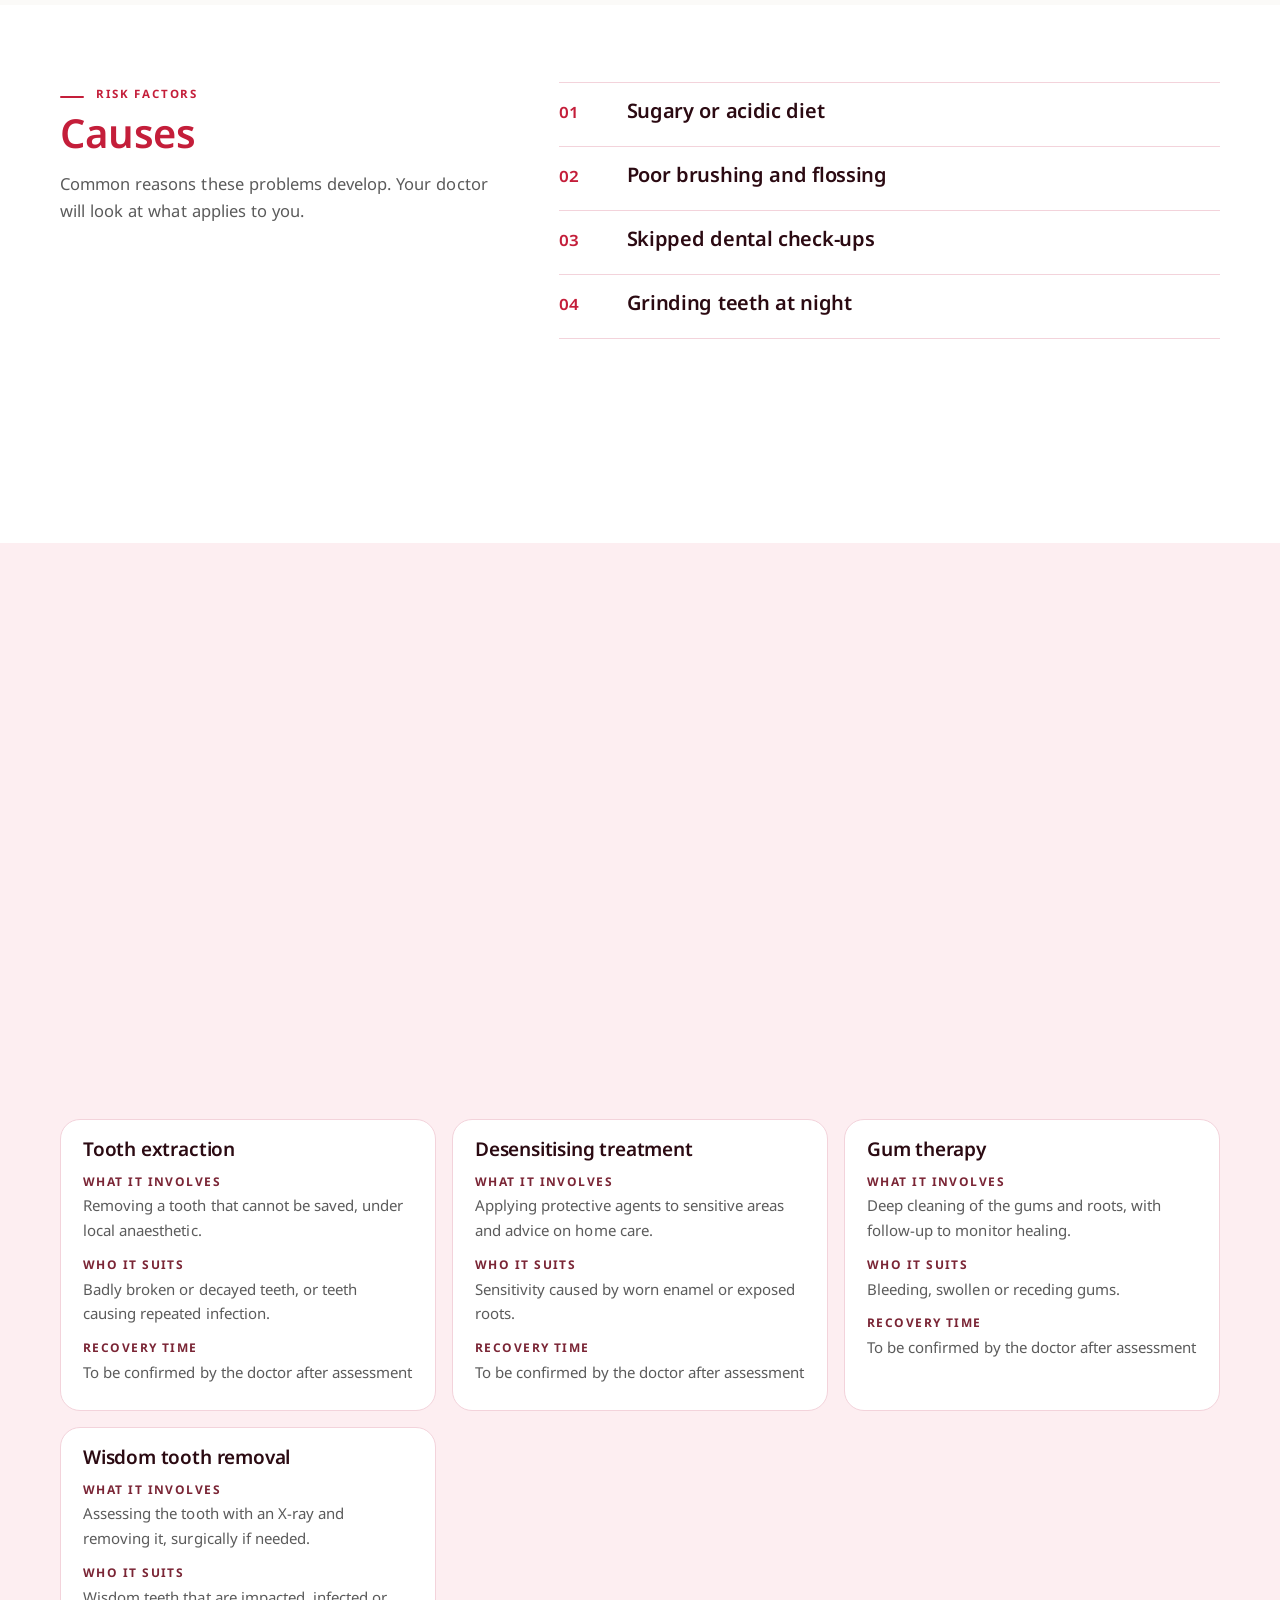
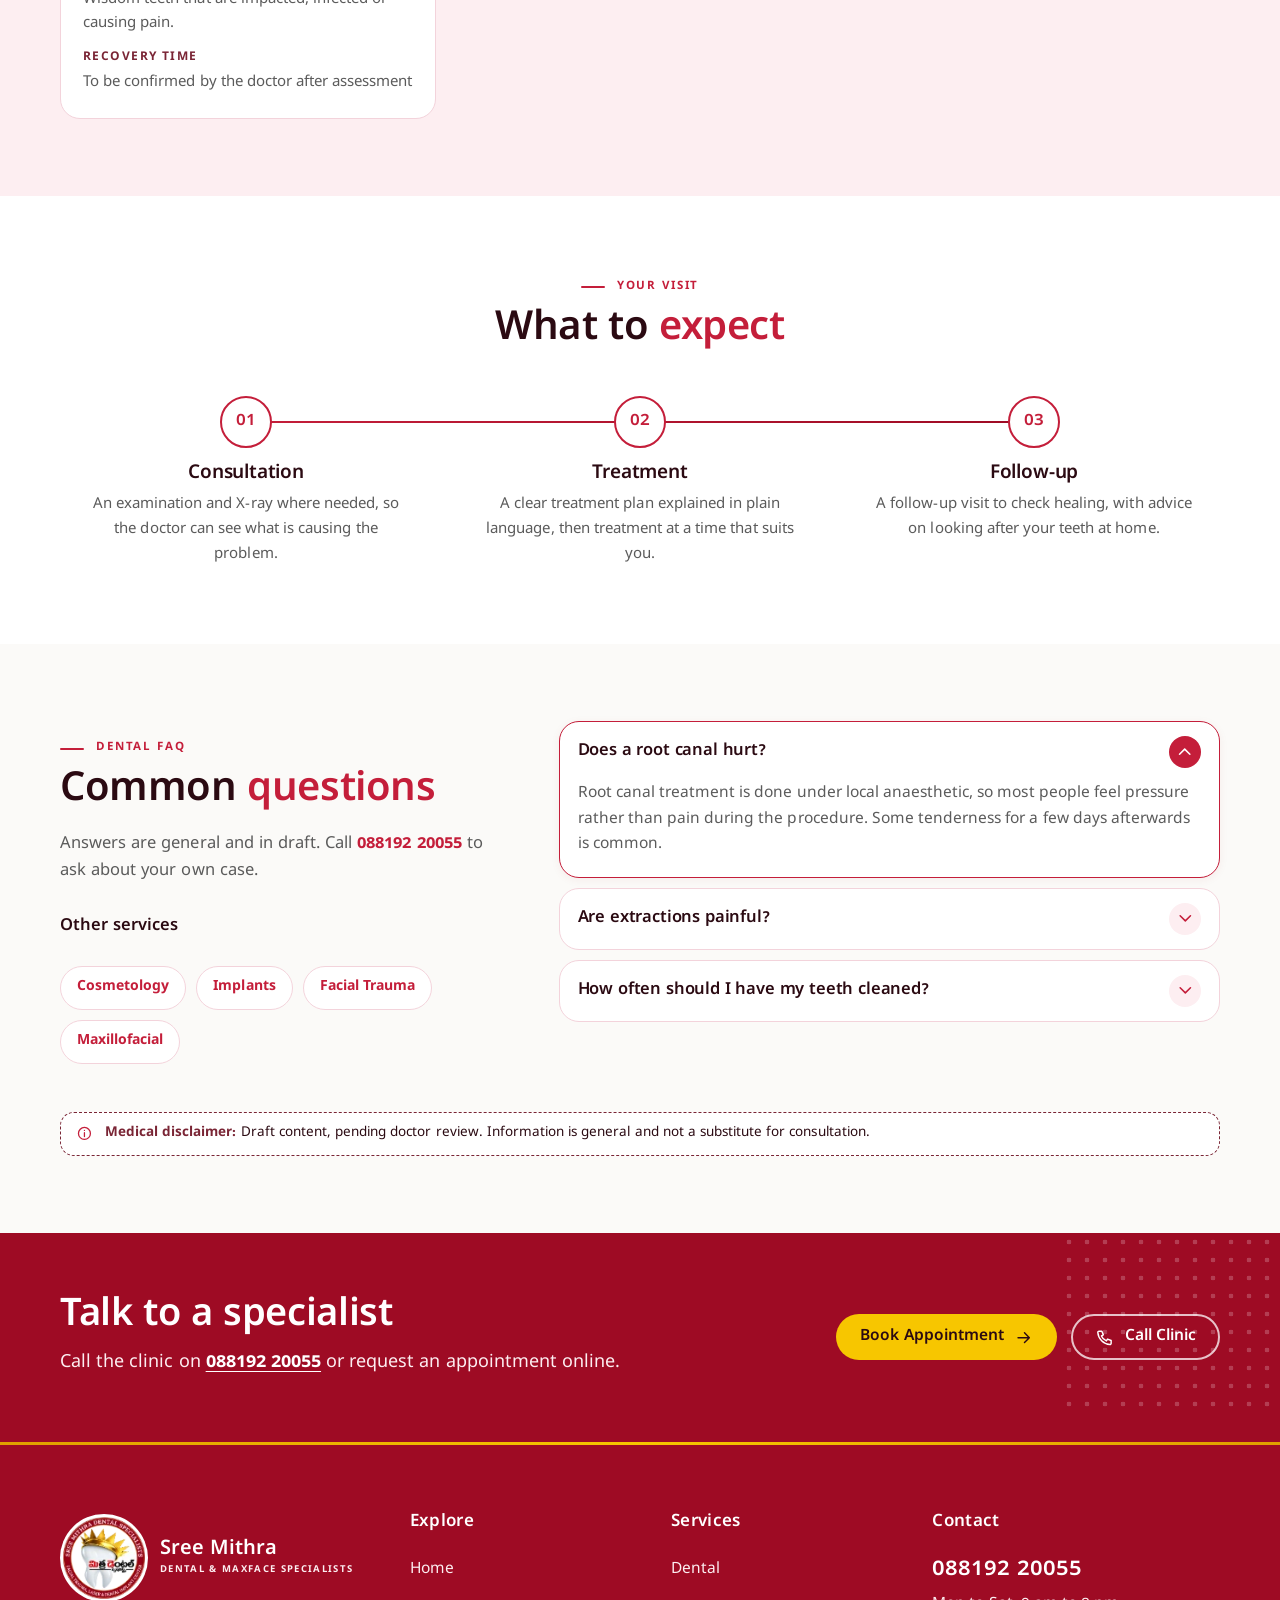
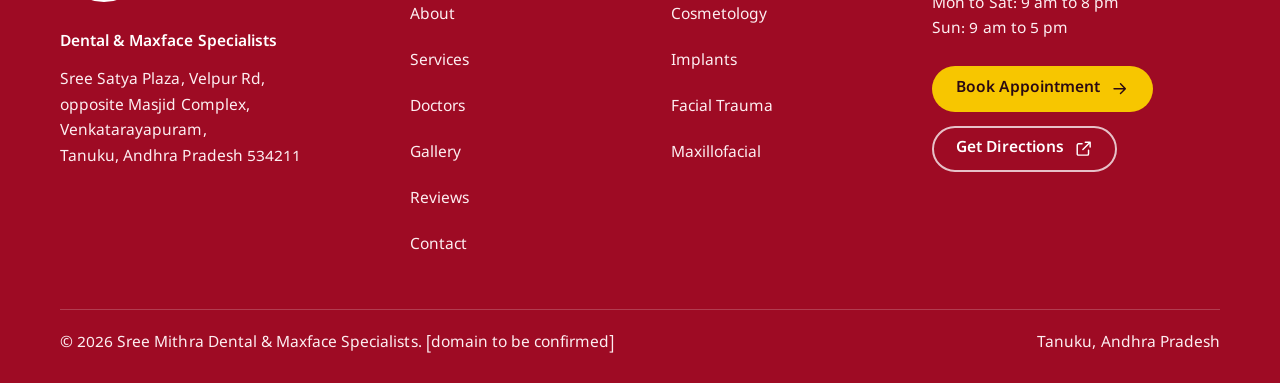
<file: services/dental/index.html>
<!DOCTYPE html>
<html lang="en">
<head>
<meta charset="utf-8">
<meta name="viewport" content="width=device-width, initial-scale=1">
<title>Dental | Sree Mithra Dental &amp; Maxface Specialists, Tanuku</title>
<meta name="description" content="General dental care for teeth and gums. Check-ups, cleaning, fillings, root canal treatment and extractions for everyday dental problems. Sree Mithra, Tanuku.">
<meta name="theme-color" content="#9E0B24">
<script>document.documentElement.classList.add("js");if(window.CSSViewTransitionRule)document.documentElement.classList.add("vt");setTimeout(function(){if(!window.__smReady)document.documentElement.classList.remove("js")},3000);</script>
<!-- Browsers that support it load a service page in the background once the pointer rests on its link,
     so opening it is near instant. Other pages are only fetched ahead. -->
<script type="speculationrules">{"prerender":[{"where":{"selector_matches":"a[href*='services/']"},"eagerness":"moderate"}],"prefetch":[{"where":{"selector_matches":"a.logo, .nav a, .crumbs a"},"eagerness":"moderate"}]}</script>
<!-- Type: Clash Display (headings) + General Sans (text), Fontshare, free for commercial use.
     Noto Sans Telugu covers Telugu text; Google only downloads it when Telugu characters appear. -->
<link rel="icon" type="image/png" sizes="32x32" href="../../assets/img/favicon-32.png">
<link rel="icon" type="image/png" sizes="48x48" href="../../assets/img/favicon-48.png">
<link rel="apple-touch-icon" href="../../assets/img/apple-touch-icon.png">
<link rel="preconnect" href="https://api.fontshare.com" crossorigin>
<link rel="preconnect" href="https://cdn.fontshare.com" crossorigin>
<link rel="stylesheet" href="https://api.fontshare.com/v2/css?f[]=clash-display@500,600&amp;display=swap" media="print" onload="this.media='all'">
<link rel="stylesheet" href="https://api.fontshare.com/v2/css?f[]=general-sans@400,500,600,700&amp;display=swap" media="print" onload="this.media='all'">
<link rel="preconnect" href="https://fonts.googleapis.com">
<link rel="preconnect" href="https://fonts.gstatic.com" crossorigin>
<link rel="stylesheet" href="https://fonts.googleapis.com/css2?family=Noto+Sans+Telugu:wght@500;700&amp;display=swap" media="print" onload="this.media='all'">
<noscript><link rel="stylesheet" href="https://api.fontshare.com/v2/css?f[]=clash-display@500,600&amp;display=swap"><link rel="stylesheet" href="https://api.fontshare.com/v2/css?f[]=general-sans@400,500,600,700&amp;display=swap"><link rel="stylesheet" href="https://fonts.googleapis.com/css2?family=Noto+Sans+Telugu:wght@500;700&amp;display=swap"></noscript>
<link rel="stylesheet" href="../../assets/css/site.css">
</head>
<body id="top">
<svg xmlns="http://www.w3.org/2000/svg" style="display:none" aria-hidden="true"><symbol id="i-arrow" viewBox="0 0 24 24"><path d="M5 12h14M13 6l6 6-6 6"/></symbol><symbol id="i-arrow-left" viewBox="0 0 24 24"><path d="M19 12H5M11 6l-6 6 6 6"/></symbol><symbol id="i-check" viewBox="0 0 24 24"><path d="M5 12.5l4.5 4.5L19 7.5"/></symbol><symbol id="i-phone" viewBox="0 0 24 24"><path d="M5 4h3.5l1.8 4.5-2.3 1.4a11 11 0 0 0 6.1 6.1l1.4-2.3L20 15.5V19a1.5 1.5 0 0 1-1.6 1.5C10.6 20 4 13.4 3.5 5.6A1.5 1.5 0 0 1 5 4z"/></symbol><symbol id="i-pin" viewBox="0 0 24 24"><path d="M12 21s-7-6.2-7-11.5a7 7 0 0 1 14 0C19 14.8 12 21 12 21z"/><circle cx="12" cy="9.5" r="2.5"/></symbol><symbol id="i-clock" viewBox="0 0 24 24"><circle cx="12" cy="12" r="8.5"/><path d="M12 7.5V12l3 2"/></symbol><symbol id="i-calendar" viewBox="0 0 24 24"><rect x="3.5" y="5" width="17" height="15.5" rx="2.5"/><path d="M3.5 10h17M8 3v4M16 3v4"/></symbol><symbol id="i-external" viewBox="0 0 24 24"><path d="M14 4h6v6M20 4l-9 9M18 14v4.5a1.5 1.5 0 0 1-1.5 1.5h-11A1.5 1.5 0 0 1 4 18.5v-11A1.5 1.5 0 0 1 5.5 6H10"/></symbol><symbol id="i-close" viewBox="0 0 24 24"><path d="M6 6l12 12M18 6L6 18"/></symbol><symbol id="i-chevron" viewBox="0 0 24 24"><path d="M6 9l6 6 6-6"/></symbol><symbol id="i-expand" viewBox="0 0 24 24"><path d="M4 9V4h5M20 9V4h-5M4 15v5h5M20 15v5h-5"/></symbol><symbol id="i-image" viewBox="0 0 24 24"><rect x="3.5" y="4.5" width="17" height="15" rx="2.5"/><circle cx="9" cy="10" r="1.8"/><path d="M20.5 16l-5-5-8.5 8.5"/></symbol><symbol id="i-user" viewBox="0 0 24 24"><circle cx="12" cy="8.5" r="4"/><path d="M4.5 20.5a7.5 7.5 0 0 1 15 0"/></symbol><symbol id="i-map" viewBox="0 0 24 24"><path d="M9 4.5l-5.5 2v13l5.5-2 6 2 5.5-2v-13l-5.5 2-6-2zM9 4.5v13M15 6.5v13"/></symbol><symbol id="i-info" viewBox="0 0 24 24"><circle cx="12" cy="12" r="8.5"/><path d="M12 11v5.5M12 7.6v.1"/></symbol><symbol id="i-star" viewBox="0 0 24 24"><path d="M12 3.3l2.6 5.5 6 .7-4.5 4.1 1.2 6-5.3-3-5.3 3 1.2-6L3.4 9.5l6-.7z"/></symbol><symbol id="i-quote" viewBox="0 0 24 24"><path d="M10 7H6.5A1.5 1.5 0 0 0 5 8.5V12h4v5H5M19 7h-3.5A1.5 1.5 0 0 0 14 8.5V12h4v5h-4"/></symbol><symbol id="i-mail" viewBox="0 0 24 24"><rect x="3.5" y="5.5" width="17" height="13" rx="2.5"/><path d="M4 7l8 6 8-6"/></symbol><symbol id="i-sun" viewBox="0 0 24 24"><circle cx="12" cy="12" r="4"/><path d="M12 2.5v2M12 19.5v2M4.6 4.6l1.4 1.4M18 18l1.4 1.4M2.5 12h2M19.5 12h2M4.6 19.4L6 18M18 6l1.4-1.4"/></symbol><symbol id="i-moon" viewBox="0 0 24 24"><path d="M20 14.5A8 8 0 0 1 9.5 4a8 8 0 1 0 10.5 10.5z"/></symbol><symbol id="i-heart" viewBox="0 0 24 24"><path d="M12 20s-7.5-4.6-7.5-10.2A4.3 4.3 0 0 1 12 7a4.3 4.3 0 0 1 7.5 2.8C19.5 15.4 12 20 12 20z"/></symbol><symbol id="i-tooth" viewBox="0 0 24 24"><path d="M7.5 3.8c1.7 0 2.6.9 4.5.9s2.8-.9 4.5-.9c2.6 0 4 2.2 4 4.9 0 2.4-1 4-1.6 6.3-.6 2.4-.9 5.7-2.6 5.7-1.9 0-1.6-5.2-4.3-5.2s-2.4 5.2-4.3 5.2c-1.7 0-2-3.3-2.6-5.7C4.5 12.7 3.5 11.1 3.5 8.7c0-2.7 1.4-4.9 4-4.9z"/></symbol><symbol id="i-implant" viewBox="0 0 24 24"><path d="M8 3.5h8c.8 0 1.5.7 1.5 1.5v1.5c0 1.4-1.1 2.5-2.5 2.5H9A2.5 2.5 0 0 1 6.5 6.5V5c0-.8.7-1.5 1.5-1.5zM9 11h6M9.5 14h5M10 17h4M10.5 20h3M12 9v12"/></symbol><symbol id="i-sparkle" viewBox="0 0 24 24"><path d="M12 3.5l1.9 5.1 5.1 1.9-5.1 1.9L12 17.5l-1.9-5.1L5 10.5l5.1-1.9zM18.5 15.5l.8 2.2 2.2.8-2.2.8-.8 2.2-.8-2.2-2.2-.8 2.2-.8z"/></symbol><symbol id="i-shield" viewBox="0 0 24 24"><path d="M12 3.5l7.5 3v5.3c0 4.4-3.2 8-7.5 9.2-4.3-1.2-7.5-4.8-7.5-9.2V6.5z"/><path d="M12 9v6M9 12h6"/></symbol><symbol id="i-profile" viewBox="0 0 24 24"><path d="M14 3.5c-4 0-7 3-7 6.8 0 1-.9 1.9-1.6 2.9-.4.5-.1 1.2.5 1.3l1.1.2v2.2c0 1.2 1 2.1 2.2 2.1H11v1.5M14 3.5c3.6 0 6.5 2.9 6.5 6.5 0 2.4-1.2 4.3-3 5.5v5"/></symbol><symbol id="i-bolt" viewBox="0 0 24 24"><path d="M13 3L5 13.5h6L10 21l8-10.5h-6z"/></symbol><symbol id="i-thermo" viewBox="0 0 24 24"><path d="M10 14.5V5a2 2 0 0 1 4 0v9.5a4 4 0 1 1-4 0z"/><path d="M12 9v7"/></symbol><symbol id="i-drop" viewBox="0 0 24 24"><path d="M12 3.5s6 6.4 6 10.6a6 6 0 0 1-12 0C6 9.9 12 3.5 12 3.5z"/></symbol><symbol id="i-alert" viewBox="0 0 24 24"><path d="M12 4l9 15.5H3z"/><path d="M12 10v4M12 16.8v.1"/></symbol><symbol id="i-crack" viewBox="0 0 24 24"><path d="M7.5 3.8c1.7 0 2.6.9 4.5.9s2.8-.9 4.5-.9c2.6 0 4 2.2 4 4.9 0 2.4-1 4-1.6 6.3-.6 2.4-.9 5.7-2.6 5.7-1.9 0-1.6-5.2-4.3-5.2s-2.4 5.2-4.3 5.2c-1.7 0-2-3.3-2.6-5.7C4.5 12.7 3.5 11.1 3.5 8.7c0-2.7 1.4-4.9 4-4.9z"/><path d="M12 4.7l-1.5 3 2.5 1.5-1.5 3"/></symbol><symbol id="i-gap" viewBox="0 0 24 24"><rect x="3.5" y="6" width="6" height="12" rx="2.5"/><rect x="14.5" y="6" width="6" height="12" rx="2.5"/><path d="M11 12h2"/></symbol><symbol id="i-layers" viewBox="0 0 24 24"><path d="M12 4l8.5 4.5L12 13 3.5 8.5z"/><path d="M3.5 12.5L12 17l8.5-4.5M3.5 16.5L12 21l8.5-4.5"/></symbol><symbol id="i-smile" viewBox="0 0 24 24"><circle cx="12" cy="12" r="8.5"/><path d="M8 13.5c1 1.6 2.4 2.5 4 2.5s3-.9 4-2.5M9 9.5v.1M15 9.5v.1"/></symbol><symbol id="i-face" viewBox="0 0 24 24"><path d="M12 3.5c4 0 7 3.2 7 7.5 0 5-3.3 9.5-7 9.5S5 16 5 11c0-4.3 3-7.5 7-7.5z"/><path d="M9.5 10.5v.1M14.5 10.5v.1M10 15.5c1.2.8 2.8.8 4 0"/></symbol><symbol id="i-circle" viewBox="0 0 24 24"><circle cx="12" cy="12" r="5.5"/><circle cx="12" cy="12" r="8.5" stroke-dasharray="2 3"/></symbol><symbol id="i-steth" viewBox="0 0 24 24"><path d="M6 3.5v5a4 4 0 0 0 8 0v-5M10 12.5v2a5 5 0 0 0 10 0V12"/><circle cx="20" cy="10" r="2"/></symbol><symbol id="i-users" viewBox="0 0 24 24"><circle cx="9" cy="8.5" r="3.5"/><path d="M2.5 20a6.5 6.5 0 0 1 13 0M16 5.2a3.5 3.5 0 0 1 0 6.6M18 14.2a6.5 6.5 0 0 1 3.5 5.8"/></symbol></svg>

<a class="skip-link" href="#main">Skip to content</a>
<div class="topbar">
  <div class="container topbar__inner">
    <div class="topbar__group">
      <span class="topbar__loc"><svg class="icon" aria-hidden="true" focusable="false"><use href="#i-pin"/></svg><span data-i18n="location">Tanuku, Andhra Pradesh</span></span>
      <span class="topbar__sep" aria-hidden="true"></span>
      <a class="topbar__dir" href="https://www.google.com/maps/place/SREE+MITHRA+DENTAL+SPECIALISTS/@16.7517297,81.6838545,17z/data=!3m1!4b1!4m6!3m5!1s0x3a37b7fa0d0de735:0x3787843e081afac6!8m2!3d16.7517246!4d81.6864294!16s%2Fg%2F11c6dcl9dq" target="_blank" rel="noopener"><span data-i18n="directions">Get Directions</span><span class="sr-only"> (opens Google Maps in a new tab)</span></a>
    </div>
    <div class="topbar__group">
      <div class="lang" role="group" aria-label="Language">
        <button type="button" data-lang="en" aria-pressed="true">English</button>
        <button type="button" data-lang="te" aria-pressed="false" lang="te">తెలుగు</button>
      </div>
      <span class="topbar__sep" aria-hidden="true"></span>
      <a href="tel:+918819220055"><svg class="icon" aria-hidden="true" focusable="false"><use href="#i-phone"/></svg><span><span class="sr-only">Call the clinic on </span>088192 20055</span></a>
    </div>
  </div>
</div>
<header class="header">
  <div class="container header__inner">
    <a class="logo" href="../../" aria-label="Sree Mithra Dental &amp; Maxface Specialists, home">
      
  <picture class="logo__mark" aria-hidden="true"><source type="image/webp" srcset="../../assets/img/logo-96.webp 96w, ../../assets/img/logo-192.webp 192w, ../../assets/img/logo-320.webp 320w" sizes="48px"><img src="../../assets/img/logo-192.png" width="192" height="192" alt="" decoding="async"></picture>
  <span class="logo__text">
    <span class="logo__name">Sree Mithra</span>
    <span class="logo__tag">DENTAL &amp; MAXFACE SPECIALISTS</span>
  </span>
    </a>
    <nav class="nav" aria-label="Main"><a href="../../" data-i18n="home">Home</a><a href="../../#about" data-i18n="about">About</a><a href="../../#services" aria-current="page" data-i18n="services">Services</a><a href="../../#doctors" data-i18n="doctors">Doctors</a><a href="../../#gallery" data-i18n="gallery">Gallery</a><a href="../../#reviews" data-i18n="reviews">Reviews</a><a href="../../#contact" data-i18n="contact">Contact</a></nav>
    <div class="header__cta">
      <a class="call-link" href="tel:+918819220055"><svg class="icon" aria-hidden="true" focusable="false"><use href="#i-phone"/></svg><span><span class="sr-only">Call the clinic on </span>088192 20055</span></a>
      <a class="btn btn--primary btn--sm header__book" href="../../#booking"><span data-i18n="book">Book Appointment</span></a>
      <button class="burger" type="button" aria-expanded="false" aria-controls="mobile-menu" aria-label="Open menu"><span></span><span></span><span></span></button>
    </div>
  </div>
</header>
<div class="mmenu" id="mobile-menu" inert>
  <nav aria-label="Mobile">
    <ul class="mmenu__list">
      <li style="--i:0"><a class="btn btn--primary" href="../../#booking"><span data-i18n="book">Book Appointment</span><svg class="icon icon--arrow" aria-hidden="true" focusable="false"><use href="#i-arrow"/></svg></a></li>
      <li style="--i:1"><a href="../../"><span data-i18n="home">Home</span><svg class="icon icon--arrow" aria-hidden="true" focusable="false"><use href="#i-arrow"/></svg></a></li><li style="--i:2"><a href="../../#about"><span data-i18n="about">About</span><svg class="icon icon--arrow" aria-hidden="true" focusable="false"><use href="#i-arrow"/></svg></a></li><li style="--i:3"><a href="../../#services"><span data-i18n="services">Services</span><svg class="icon icon--arrow" aria-hidden="true" focusable="false"><use href="#i-arrow"/></svg></a></li><li style="--i:4"><a href="../../#doctors"><span data-i18n="doctors">Doctors</span><svg class="icon icon--arrow" aria-hidden="true" focusable="false"><use href="#i-arrow"/></svg></a></li><li style="--i:5"><a href="../../#gallery"><span data-i18n="gallery">Gallery</span><svg class="icon icon--arrow" aria-hidden="true" focusable="false"><use href="#i-arrow"/></svg></a></li><li style="--i:6"><a href="../../#reviews"><span data-i18n="reviews">Reviews</span><svg class="icon icon--arrow" aria-hidden="true" focusable="false"><use href="#i-arrow"/></svg></a></li><li style="--i:7"><a href="../../#contact"><span data-i18n="contact">Contact</span><svg class="icon icon--arrow" aria-hidden="true" focusable="false"><use href="#i-arrow"/></svg></a></li>
    </ul>
  </nav>
  <div class="mmenu__foot">
    <a href="tel:+918819220055">Call 088192 20055</a>
    <a href="https://www.google.com/maps/place/SREE+MITHRA+DENTAL+SPECIALISTS/@16.7517297,81.6838545,17z/data=!3m1!4b1!4m6!3m5!1s0x3a37b7fa0d0de735:0x3787843e081afac6!8m2!3d16.7517246!4d81.6864294!16s%2Fg%2F11c6dcl9dq" target="_blank" rel="noopener">Get Directions<span class="sr-only"> (opens in a new tab)</span></a>
    <span>Mon to Sat 9 am to 8 pm · Sun 9 am to 5 pm</span>
  </div>
</div>
<main id="main">

<nav class="crumbs" aria-label="Breadcrumb">
  <div class="container">
    <ol>
      <li><a href="../../">Home</a></li>
      <li><a href="../../#services">Services</a></li>
      <li><span aria-current="page">Dental</span></li>
    </ol>
  </div>
</nav>

<section class="hero shero" aria-labelledby="hero-title" data-float-scope>
  <div class="hero__bg" aria-hidden="true"></div>
  <div class="dots" aria-hidden="true"></div>
  <div class="container hero__grid">
    <div class="hero__copy">
      <p class="eyebrow" data-hero style="--d:0ms">Dental care</p>
      <h1 class="hero__title" id="hero-title" style="margin-top:4px"><span class="line line--2"><span style="--d:40ms">Dental</span></span></h1>
      <p class="hero__sub" data-hero style="--d:110ms">General dental care for teeth and gums. Check-ups, cleaning, fillings, root canal treatment and extractions for everyday dental problems.</p>
      <div class="btn-row hero__actions" data-hero style="--d:170ms">
        <a class="btn btn--primary" href="../../?service=dental#booking">Book Appointment<svg class="icon icon--arrow" aria-hidden="true" focusable="false"><use href="#i-arrow"/></svg></a>
        <a class="btn btn--outline" href="tel:+918819220055"><svg class="icon" aria-hidden="true" focusable="false"><use href="#i-phone"/></svg>Call Clinic</a>
      </div>
      <p class="disclaimer" data-hero style="--d:230ms"><svg class="icon" aria-hidden="true" focusable="false"><use href="#i-info"/></svg><span><strong>Draft content, pending doctor review.</strong> Information is general and not a substitute for consultation.</span></p>
    </div>
    <div class="hero__visual">
      <div class="frame-parallax" data-parallax="22">
        <div class="frame" data-hero="frame" style="--d:90ms">
          <div class="ph ph--shero" role="img" aria-label="Dental care at Sree Mithra (placeholder, photo to be supplied by client)"><svg class="icon" aria-hidden="true" focusable="false"><use href="#i-tooth"/></svg><span>Dental care at Sree Mithra<small>Photo to be supplied by client</small></span></div>
        </div>
      </div>
    </div>
  </div>
</section>

<section class="section" aria-labelledby="problems-title">
  <div class="container">
    
  <div class="section-head ">
    <div>
      <p class="eyebrow" data-reveal>Common problems</p>
      <h2 class="section-title" id="problems-title" data-reveal>Common <span class="hl">problems</span></h2>
      <p class="section-intro" data-reveal>Signs that it may be time to see a specialist.</p>
    </div>
  </div>
    <div class="problems" data-stagger="80">
      <article class="pcard" data-reveal><div class="icon-box"><svg class="icon" aria-hidden="true" focusable="false"><use href="#i-bolt"/></svg></div><h3>Toothache</h3><p>A constant or throbbing ache, often worse when chewing or at night.</p></article><article class="pcard" data-reveal><div class="icon-box"><svg class="icon" aria-hidden="true" focusable="false"><use href="#i-thermo"/></svg></div><h3>Sensitivity to hot or cold</h3><p>A sharp twinge when you eat or drink something hot, cold or sweet.</p></article><article class="pcard" data-reveal><div class="icon-box"><svg class="icon" aria-hidden="true" focusable="false"><use href="#i-drop"/></svg></div><h3>Bleeding gums</h3><p>Gums that bleed when you brush or floss, or look red and swollen.</p></article><article class="pcard" data-reveal><div class="icon-box"><svg class="icon" aria-hidden="true" focusable="false"><use href="#i-tooth"/></svg></div><h3>Cavities</h3><p>Holes or dark spots in a tooth caused by decay.</p></article><article class="pcard" data-reveal><div class="icon-box"><svg class="icon" aria-hidden="true" focusable="false"><use href="#i-alert"/></svg></div><h3>Wisdom tooth pain</h3><p>Pain or swelling at the back of the jaw as a wisdom tooth comes through.</p></article><article class="pcard" data-reveal><div class="icon-box"><svg class="icon" aria-hidden="true" focusable="false"><use href="#i-crack"/></svg></div><h3>Broken or cracked teeth</h3><p>A chipped, cracked or broken tooth after biting or an injury.</p></article>
    </div>
  </div>
</section>

<section class="section section--off" aria-labelledby="why-title">
  <div class="container">
    
  <div class="section-head ">
    <div>
      <p class="eyebrow" data-reveal>Understanding the problem</p>
      <h2 class="section-title" id="why-title" data-reveal>Why they <span class="hl">occur</span></h2>
      
    </div>
  </div>
    <div class="alt">
      
      <div class="alt__row">
        <div class="alt__media" data-reveal="scale"><div class="ph " aria-hidden="true"><svg class="icon" aria-hidden="true" focusable="false"><use href="#i-tooth"/></svg><span>Illustration: Tooth decay<small>Illustration to be supplied</small></span></div></div>
        <div>
          <span class="alt__label" aria-hidden="true">01</span>
          <h3 data-reveal>Tooth decay</h3>
          <p data-reveal>Bacteria in the mouth feed on sugar and produce acid. Over time the acid softens enamel and forms a cavity, which can reach the nerve and cause pain.</p>
        </div>
      </div>
      <div class="alt__row">
        <div class="alt__media" data-reveal="scale"><div class="ph " aria-hidden="true"><svg class="icon" aria-hidden="true" focusable="false"><use href="#i-tooth"/></svg><span>Illustration: Gum inflammation<small>Illustration to be supplied</small></span></div></div>
        <div>
          <span class="alt__label" aria-hidden="true">02</span>
          <h3 data-reveal>Gum inflammation</h3>
          <p data-reveal>Plaque that is not removed by brushing irritates the gums. They become red, swollen and bleed easily, and the inflammation can spread below the gum line.</p>
        </div>
      </div>
      <div class="alt__row">
        <div class="alt__media" data-reveal="scale"><div class="ph " aria-hidden="true"><svg class="icon" aria-hidden="true" focusable="false"><use href="#i-tooth"/></svg><span>Illustration: Enamel wear<small>Illustration to be supplied</small></span></div></div>
        <div>
          <span class="alt__label" aria-hidden="true">03</span>
          <h3 data-reveal>Enamel wear</h3>
          <p data-reveal>Acidic food and drink, hard brushing and grinding wear the outer enamel away, exposing the more sensitive layer underneath.</p>
        </div>
      </div>
      <div class="alt__row">
        <div class="alt__media" data-reveal="scale"><div class="ph " aria-hidden="true"><svg class="icon" aria-hidden="true" focusable="false"><use href="#i-tooth"/></svg><span>Illustration: Pressure or impact<small>Illustration to be supplied</small></span></div></div>
        <div>
          <span class="alt__label" aria-hidden="true">04</span>
          <h3 data-reveal>Pressure or impact</h3>
          <p data-reveal>Biting on something hard, grinding at night or a knock to the mouth can crack or break a tooth.</p>
        </div>
      </div>
    </div>
  </div>
</section>

<section class="section" aria-labelledby="causes-title">
  <div class="container causes-wrap">
    <div>
      <p class="eyebrow" data-reveal>Risk factors</p>
      <h2 class="section-title" id="causes-title" data-reveal><span class="hl">Causes</span></h2>
      <p class="section-intro" data-reveal>Common reasons these problems develop. Your doctor will look at what applies to you.</p>
    </div>
    <ol class="causes" data-stagger="80"><li data-reveal><span>Sugary or acidic diet</span></li><li data-reveal><span>Poor brushing and flossing</span></li><li data-reveal><span>Skipped dental check-ups</span></li><li data-reveal><span>Grinding teeth at night</span></li><li data-reveal><span>Injury to the mouth</span></li><li data-reveal><span>Impacted wisdom teeth</span></li></ol>
  </div>
</section>

<section class="section section--blush" aria-labelledby="solutions-title">
  <div class="container">
    
  <div class="section-head ">
    <div>
      <p class="eyebrow" data-reveal>Treatment</p>
      <h2 class="section-title" id="solutions-title" data-reveal>Solutions and <span class="hl">treatment options</span></h2>
      <p class="section-intro" data-reveal>The right option depends on your examination. Recovery times are confirmed by the doctor for each patient.</p>
    </div>
  </div>
    <div class="solutions" data-stagger="80">
      
      <article class="solcard" data-reveal>
        <h3>Professional cleaning (scaling)</h3>
        
        <dl>
          <div><dt>What it involves</dt><dd>Removing hardened plaque and tartar from above and below the gum line.</dd></div>
          <div><dt>Who it suits</dt><dd>Anyone with tartar build-up or bleeding gums, and as part of routine care.</dd></div>
          <div><dt>Recovery time</dt><dd>To be confirmed by the doctor after assessment</dd></div>
        </dl>
      </article>
      <article class="solcard" data-reveal>
        <h3>Fillings</h3>
        
        <dl>
          <div><dt>What it involves</dt><dd>Removing decay and filling the tooth with a tooth-coloured or other material.</dd></div>
          <div><dt>Who it suits</dt><dd>Small to medium cavities that have not reached the nerve.</dd></div>
          <div><dt>Recovery time</dt><dd>To be confirmed by the doctor after assessment</dd></div>
        </dl>
      </article>
      <article class="solcard" data-reveal>
        <h3>Root canal treatment</h3>
        
        <dl>
          <div><dt>What it involves</dt><dd>Cleaning infected or inflamed pulp from inside the tooth, then sealing and restoring it.</dd></div>
          <div><dt>Who it suits</dt><dd>Deep decay or infection that has reached the nerve of the tooth.</dd></div>
          <div><dt>Recovery time</dt><dd>To be confirmed by the doctor after assessment</dd></div>
        </dl>
      </article>
      <article class="solcard" data-reveal>
        <h3>Tooth extraction</h3>
        
        <dl>
          <div><dt>What it involves</dt><dd>Removing a tooth that cannot be saved, under local anaesthetic.</dd></div>
          <div><dt>Who it suits</dt><dd>Badly broken or decayed teeth, or teeth causing repeated infection.</dd></div>
          <div><dt>Recovery time</dt><dd>To be confirmed by the doctor after assessment</dd></div>
        </dl>
      </article>
      <article class="solcard" data-reveal>
        <h3>Desensitising treatment</h3>
        
        <dl>
          <div><dt>What it involves</dt><dd>Applying protective agents to sensitive areas and advice on home care.</dd></div>
          <div><dt>Who it suits</dt><dd>Sensitivity caused by worn enamel or exposed roots.</dd></div>
          <div><dt>Recovery time</dt><dd>To be confirmed by the doctor after assessment</dd></div>
        </dl>
      </article>
      <article class="solcard" data-reveal>
        <h3>Gum therapy</h3>
        
        <dl>
          <div><dt>What it involves</dt><dd>Deep cleaning of the gums and roots, with follow-up to monitor healing.</dd></div>
          <div><dt>Who it suits</dt><dd>Bleeding, swollen or receding gums.</dd></div>
          <div><dt>Recovery time</dt><dd>To be confirmed by the doctor after assessment</dd></div>
        </dl>
      </article>
      <article class="solcard" data-reveal>
        <h3>Wisdom tooth removal</h3>
        
        <dl>
          <div><dt>What it involves</dt><dd>Assessing the tooth with an X-ray and removing it, surgically if needed.</dd></div>
          <div><dt>Who it suits</dt><dd>Wisdom teeth that are impacted, infected or causing pain.</dd></div>
          <div><dt>Recovery time</dt><dd>To be confirmed by the doctor after assessment</dd></div>
        </dl>
      </article>
    </div>
  </div>
</section>

<section class="section" aria-labelledby="expect-title">
  <div class="container">
    
  <div class="section-head section-head--center">
    <div>
      <p class="eyebrow" data-reveal>Your visit</p>
      <h2 class="section-title" id="expect-title" data-reveal>What to <span class="hl">expect</span></h2>
      
    </div>
  </div>
    <ol class="expect">
      <li class="expect__step" data-reveal style="--d:0ms"><span class="expect__n">01</span><h3>Consultation</h3><p>An examination and X-ray where needed, so the doctor can see what is causing the problem.</p></li><li class="expect__step" data-reveal style="--d:150ms"><span class="expect__n">02</span><h3>Treatment</h3><p>A clear treatment plan explained in plain language, then treatment at a time that suits you.</p></li><li class="expect__step" data-reveal style="--d:300ms"><span class="expect__n">03</span><h3>Follow-up</h3><p>A follow-up visit to check healing, with advice on looking after your teeth at home.</p></li>
    </ol>
    
  </div>
</section>

<section class="section section--off" aria-labelledby="sfaq-title">
  <div class="container faq">
    <div class="faq__aside">
      <p class="eyebrow" data-reveal>Dental FAQ</p>
      <h2 class="section-title" id="sfaq-title" data-reveal>Common <span class="hl">questions</span></h2>
      <p data-reveal>Answers are general and in draft. Call <a href="tel:+918819220055">088192 20055</a> to ask about your own case.</p>
      <p data-reveal style="margin-top:28px;font-weight:600;color:var(--maroon-900)">Other services</p>
      <ul class="other-services" data-reveal><li><a class="chip" href="../../services/cosmetology/">Cosmetology</a></li><li><a class="chip" href="../../services/implants/">Implants</a></li><li><a class="chip" href="../../services/facial-trauma/">Facial Trauma</a></li><li><a class="chip" href="../../services/maxillofacial/">Maxillofacial</a></li></ul>
    </div>
    <div class="acc" data-stagger="80">
    <div class="acc__item is-open" data-reveal>
      <h3 class="acc__q"><button class="acc__btn" type="button" id="sfaq-b0" aria-expanded="true" aria-controls="sfaq-p0">Does a root canal hurt?<span class="acc__chev"><svg class="icon" aria-hidden="true" focusable="false"><use href="#i-chevron"/></svg></span></button></h3>
      <div class="acc__panel" id="sfaq-p0" role="region" aria-labelledby="sfaq-b0"><div><p>Root canal treatment is done under local anaesthetic, so most people feel pressure rather than pain during the procedure. Some tenderness for a few days afterwards is common.</p></div></div>
    </div>
    <div class="acc__item" data-reveal>
      <h3 class="acc__q"><button class="acc__btn" type="button" id="sfaq-b1" aria-expanded="false" aria-controls="sfaq-p1">Are extractions painful?<span class="acc__chev"><svg class="icon" aria-hidden="true" focusable="false"><use href="#i-chevron"/></svg></span></button></h3>
      <div class="acc__panel" id="sfaq-p1" role="region" aria-labelledby="sfaq-b1" inert><div><p>The area is numbed with local anaesthetic before the tooth is removed. You may feel pressure but should not feel sharp pain. The doctor will explain aftercare and pain relief.</p></div></div>
    </div>
    <div class="acc__item" data-reveal>
      <h3 class="acc__q"><button class="acc__btn" type="button" id="sfaq-b2" aria-expanded="false" aria-controls="sfaq-p2">How often should I have my teeth cleaned?<span class="acc__chev"><svg class="icon" aria-hidden="true" focusable="false"><use href="#i-chevron"/></svg></span></button></h3>
      <div class="acc__panel" id="sfaq-p2" role="region" aria-labelledby="sfaq-b2" inert><div><p>Many people benefit from a check-up and cleaning every six months, but the right interval depends on your gum health. The doctor will advise what suits you.</p></div></div>
    </div>
  </div>
  </div>
  <div class="container" style="margin-top:48px">
    <p class="disclaimer" data-reveal><svg class="icon" aria-hidden="true" focusable="false"><use href="#i-info"/></svg><span><strong>Medical disclaimer:</strong> Draft content, pending doctor review. Information is general and not a substitute for consultation.</span></p>
  </div>
</section>

<section class="band" aria-labelledby="band-title">
  <div class="dots" aria-hidden="true"></div>
  <div class="container band__inner">
    <div>
      <h2 id="band-title" data-reveal>Talk to a specialist</h2>
      <p data-reveal>Call the clinic on <a href="tel:+918819220055">088192 20055</a> or request an appointment online.</p>
    </div>
    <div class="btn-row" data-reveal>
      <a class="btn btn--yellow" href="../../?service=dental#booking">Book Appointment<svg class="icon icon--arrow" aria-hidden="true" focusable="false"><use href="#i-arrow"/></svg></a>
      <a class="btn btn--ghost-light" href="tel:+918819220055"><svg class="icon" aria-hidden="true" focusable="false"><use href="#i-phone"/></svg>Call Clinic</a>
    </div>
  </div>
</section>
</main>

<footer class="footer">
  <div class="container">
    <div class="footer__grid">
      <div>
        <a class="logo" href="../../" aria-label="Sree Mithra, home">
  <picture class="logo__mark" aria-hidden="true"><source type="image/webp" srcset="../../assets/img/logo-96.webp 96w, ../../assets/img/logo-192.webp 192w, ../../assets/img/logo-320.webp 320w" sizes="48px"><img src="../../assets/img/logo-192.png" width="192" height="192" alt="" decoding="async"></picture>
  <span class="logo__text">
    <span class="logo__name">Sree Mithra</span>
    <span class="logo__tag">DENTAL &amp; MAXFACE SPECIALISTS</span>
  </span></a>
        <p class="footer__tag">Dental &amp; Maxface Specialists</p>
        <address style="margin-top:12px">Sree Satya Plaza, Velpur Rd,<br>opposite Masjid Complex, Venkatarayapuram,<br>Tanuku, Andhra Pradesh 534211</address>
      </div>
      <div>
        <h2>Explore</h2>
        <ul>
          <li><a href="../../">Home</a></li>
          <li><a href="../../#about">About</a></li>
          <li><a href="../../#services">Services</a></li>
          <li><a href="../../#doctors">Doctors</a></li>
          <li><a href="../../#gallery">Gallery</a></li>
          <li><a href="../../#reviews">Reviews</a></li>
          <li><a href="../../#contact">Contact</a></li>
        </ul>
      </div>
      <div>
        <h2>Services</h2>
        <ul><li><a href="../../services/dental/">Dental</a></li><li><a href="../../services/cosmetology/">Cosmetology</a></li><li><a href="../../services/implants/">Implants</a></li><li><a href="../../services/facial-trauma/">Facial Trauma</a></li><li><a href="../../services/maxillofacial/">Maxillofacial</a></li></ul>
      </div>
      <div>
        <h2>Contact</h2>
        <a class="tel" href="tel:+918819220055">088192 20055</a>
        <p>Mon to Sat: 9 am to 8 pm<br>Sun: 9 am to 5 pm</p>
        <div class="btn-row">
          <a class="btn btn--yellow" href="../../#booking">Book Appointment<svg class="icon icon--arrow" aria-hidden="true" focusable="false"><use href="#i-arrow"/></svg></a>
          <a class="btn btn--ghost-light" href="https://www.google.com/maps/place/SREE+MITHRA+DENTAL+SPECIALISTS/@16.7517297,81.6838545,17z/data=!3m1!4b1!4m6!3m5!1s0x3a37b7fa0d0de735:0x3787843e081afac6!8m2!3d16.7517246!4d81.6864294!16s%2Fg%2F11c6dcl9dq" target="_blank" rel="noopener">Get Directions<svg class="icon" aria-hidden="true" focusable="false"><use href="#i-external"/></svg><span class="sr-only"> (opens in a new tab)</span></a>
        </div>
      </div>
    </div>
    <div class="footer__bottom">
      <p>© 2026 Sree Mithra Dental &amp; Maxface Specialists. [domain to be confirmed]</p>
      <p>Tanuku, Andhra Pradesh</p>
    </div>
  </div>
</footer>
<a class="btn btn--primary fab" href="../../#booking">Book<svg class="icon" aria-hidden="true" focusable="false"><use href="#i-calendar"/></svg></a>
<nav class="mbar" aria-label="Quick actions">
  <a href="tel:+918819220055"><svg class="icon" aria-hidden="true" focusable="false"><use href="#i-phone"/></svg>Call</a>
  <a href="https://www.google.com/maps/place/SREE+MITHRA+DENTAL+SPECIALISTS/@16.7517297,81.6838545,17z/data=!3m1!4b1!4m6!3m5!1s0x3a37b7fa0d0de735:0x3787843e081afac6!8m2!3d16.7517246!4d81.6864294!16s%2Fg%2F11c6dcl9dq" target="_blank" rel="noopener"><svg class="icon" aria-hidden="true" focusable="false"><use href="#i-pin"/></svg>Directions<span class="sr-only"> (opens in a new tab)</span></a>
</nav>

<script src="../../assets/js/site.js" defer></script>
</body>
</html>
</file>
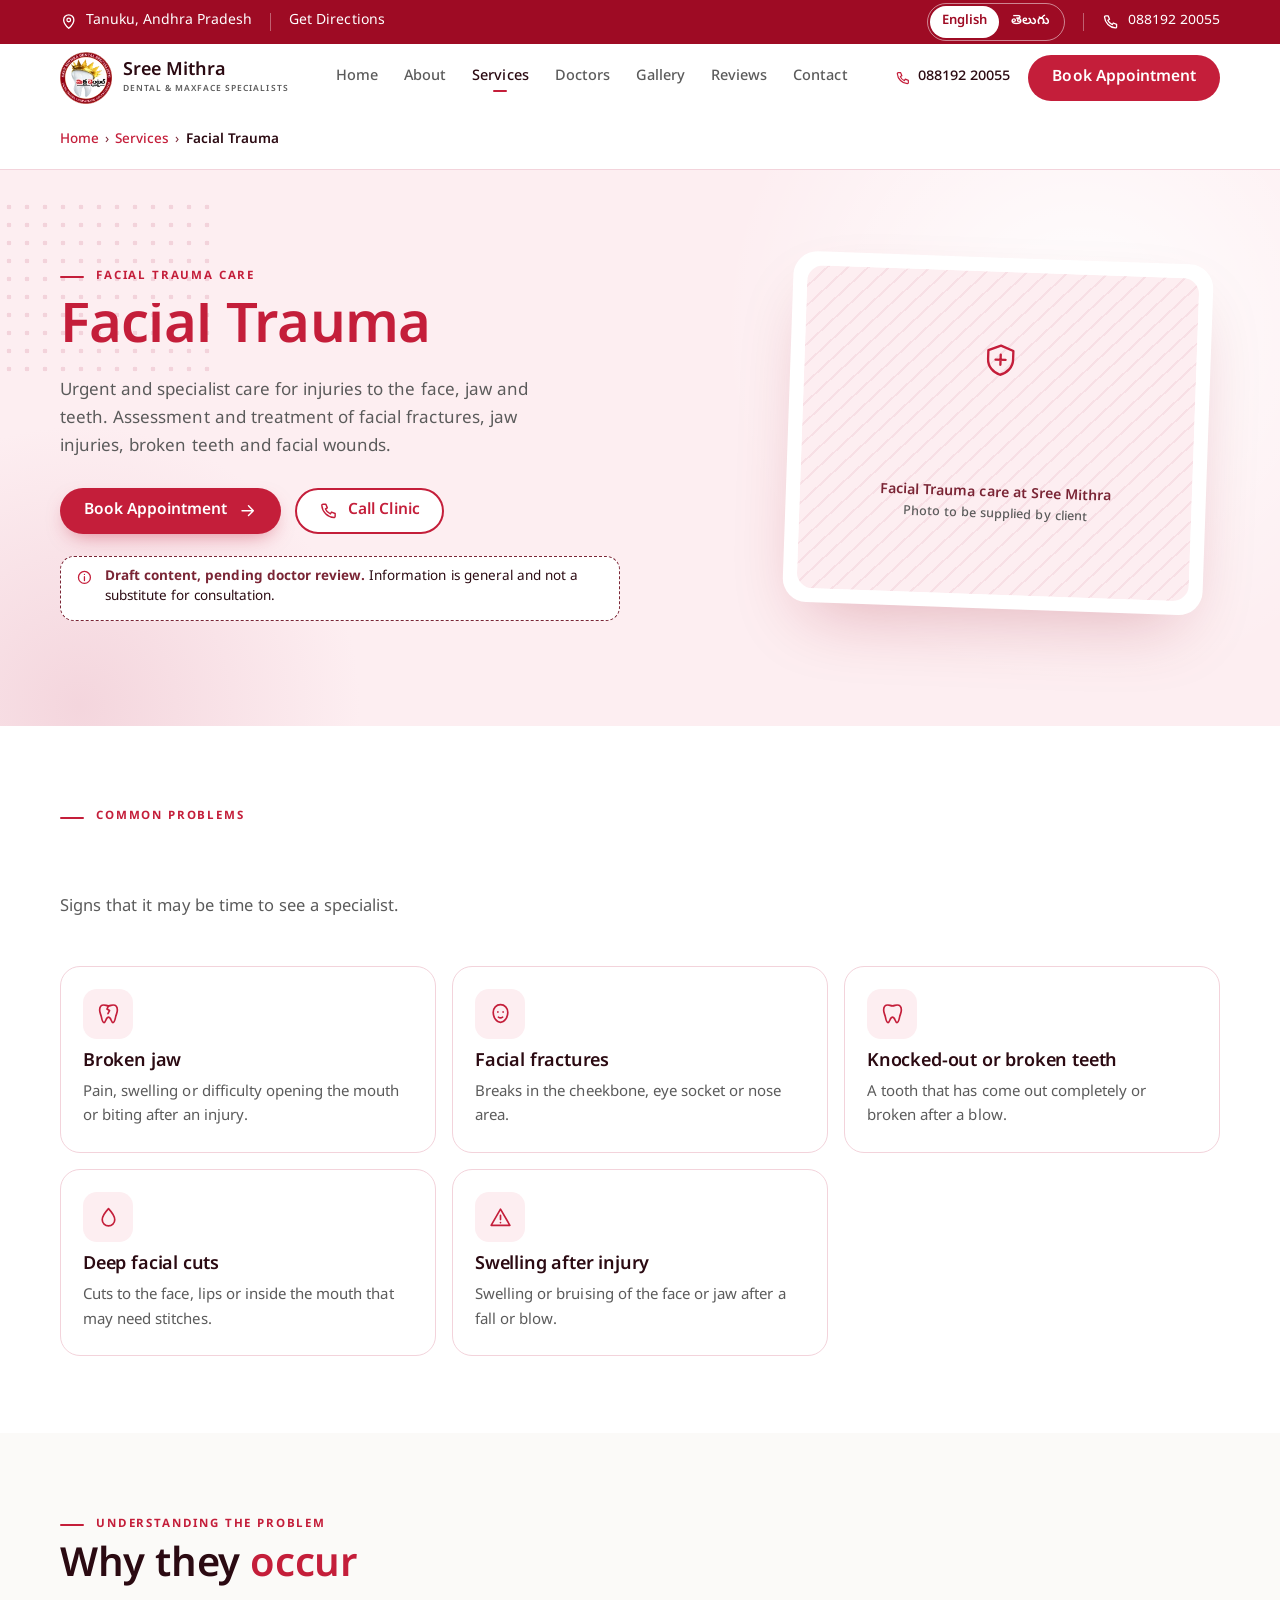
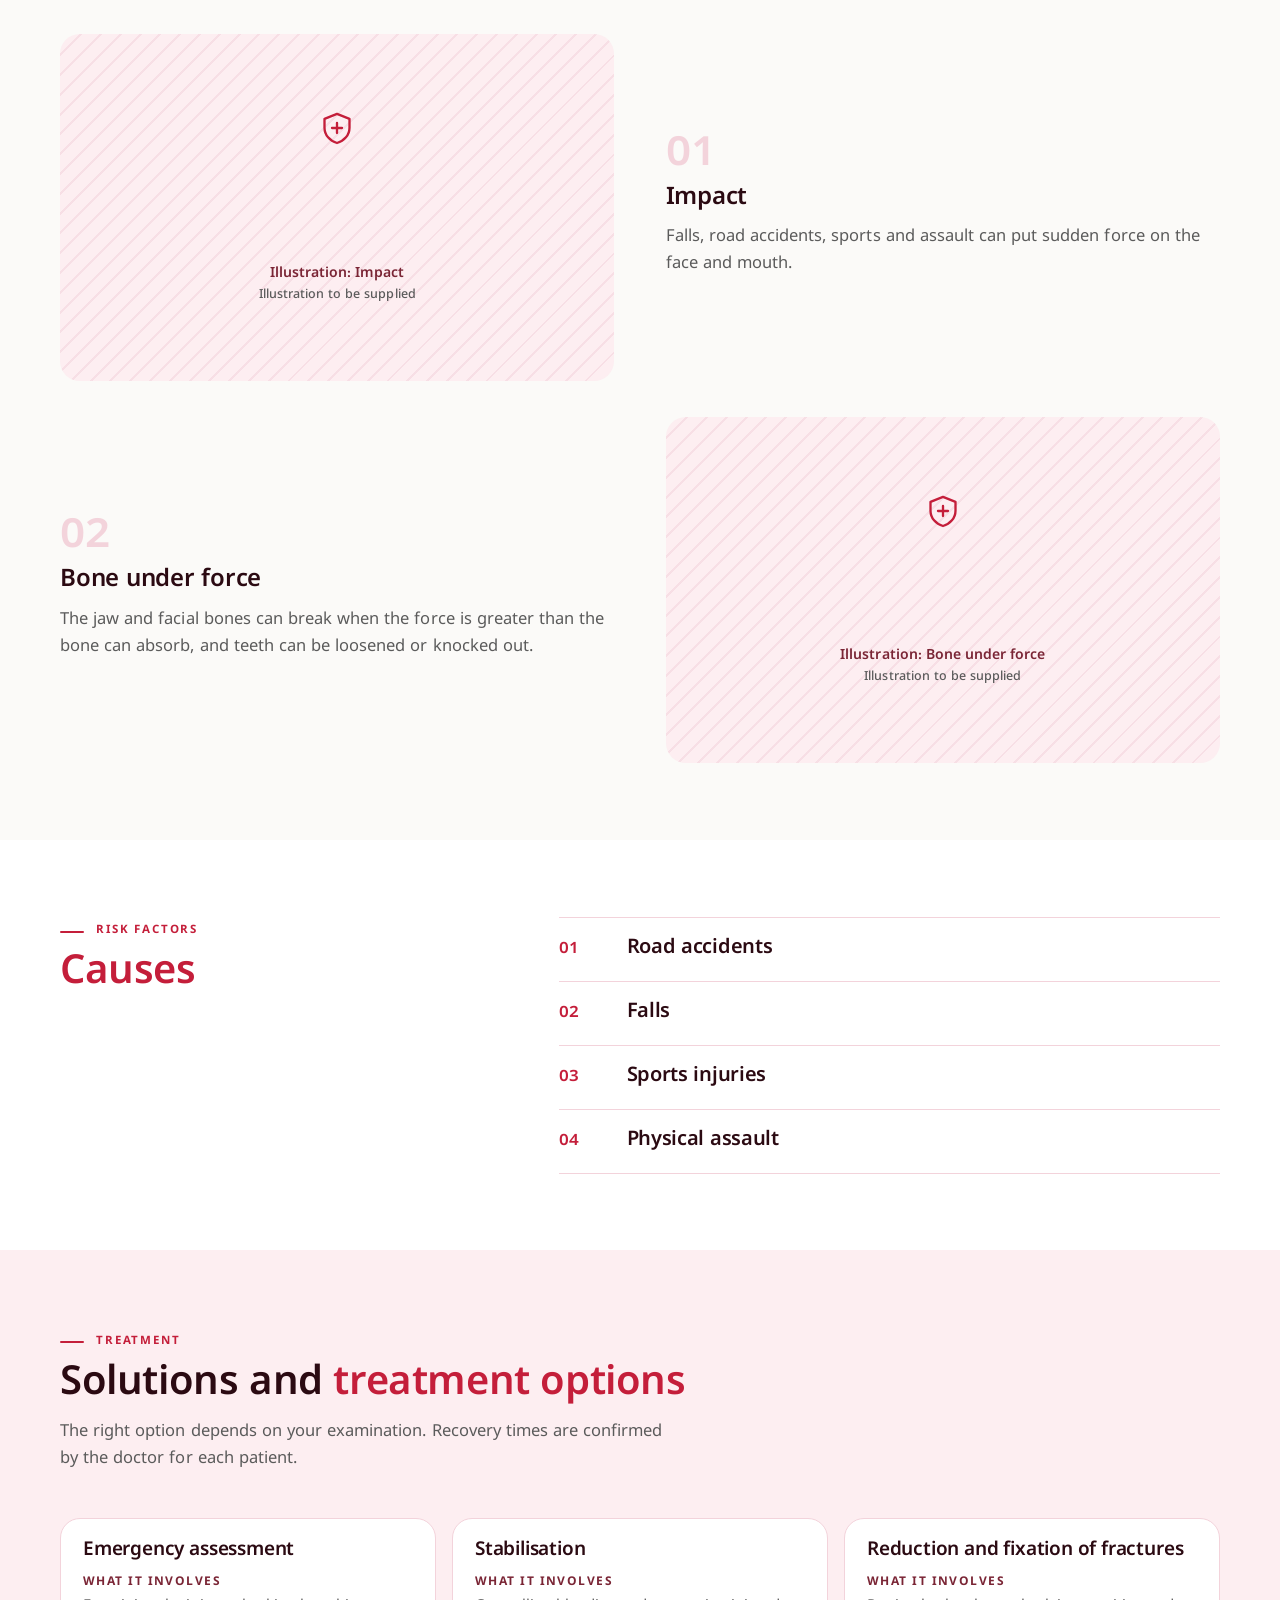
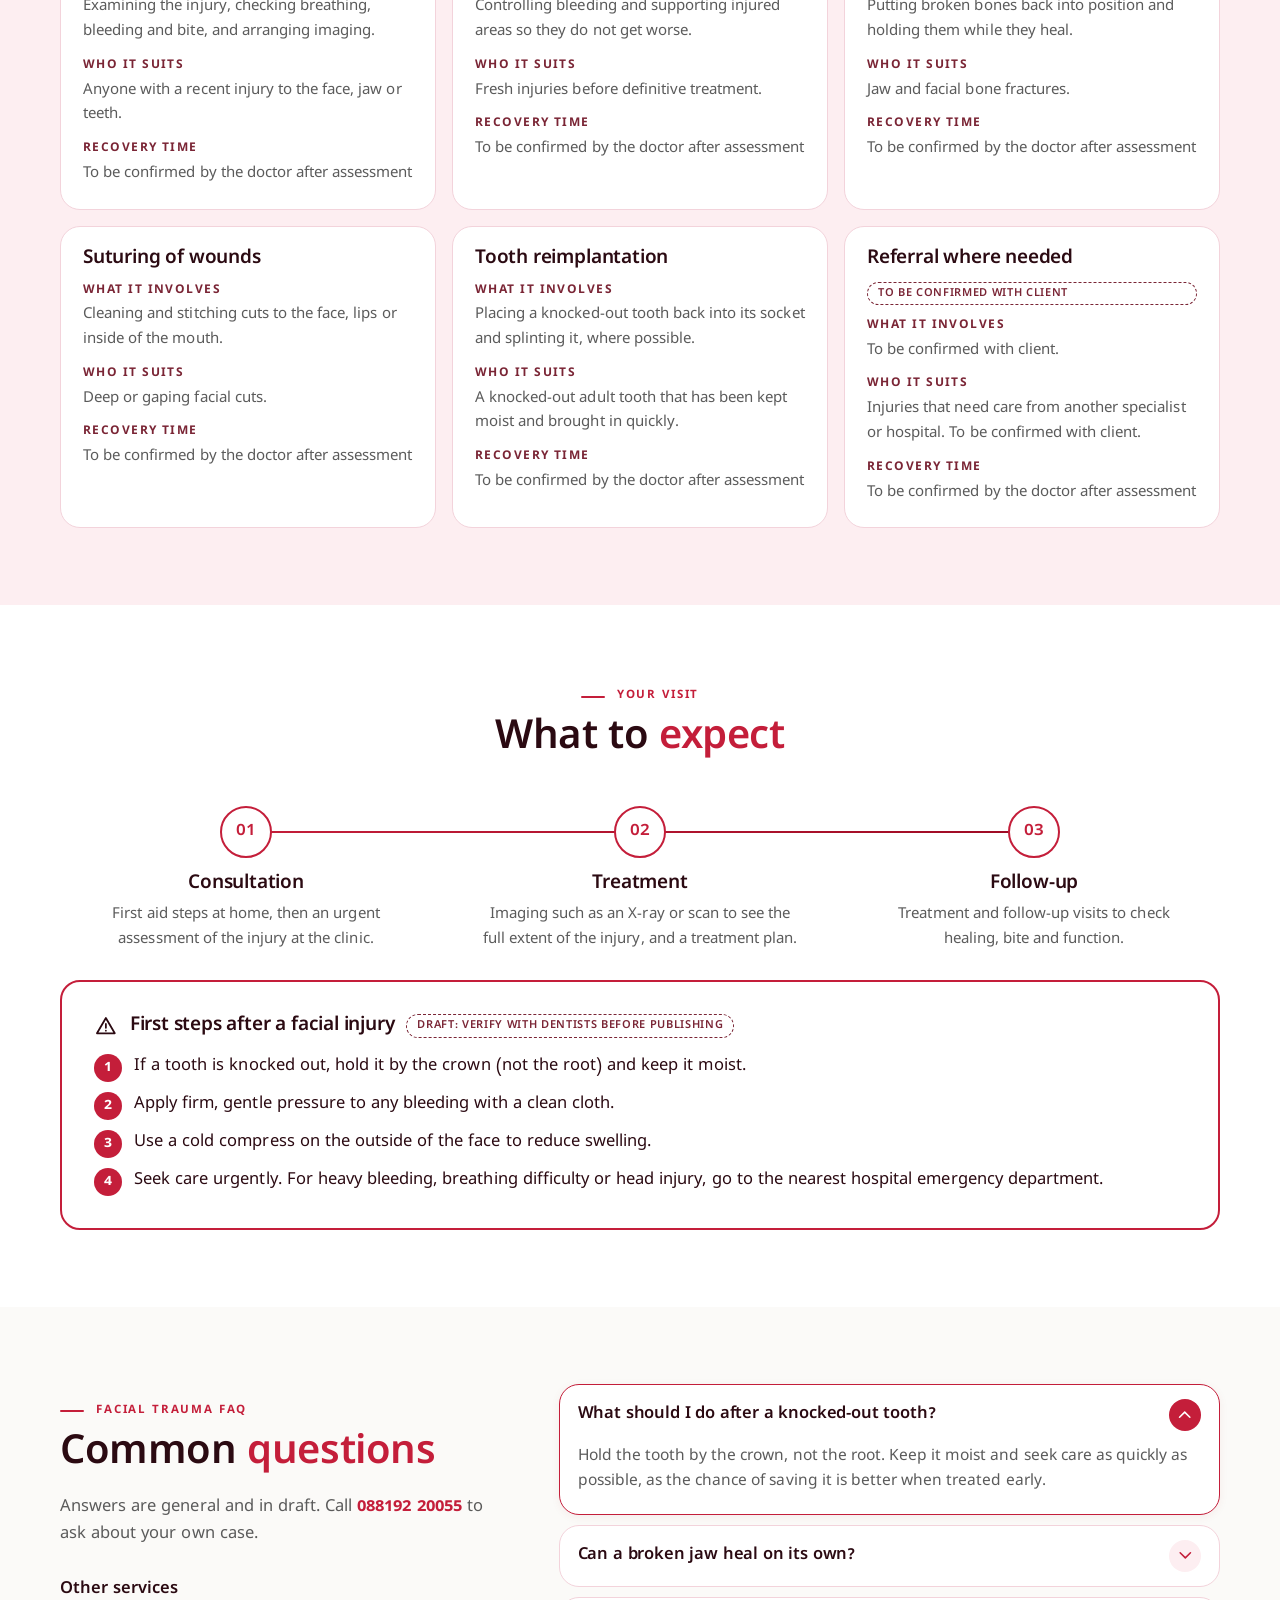
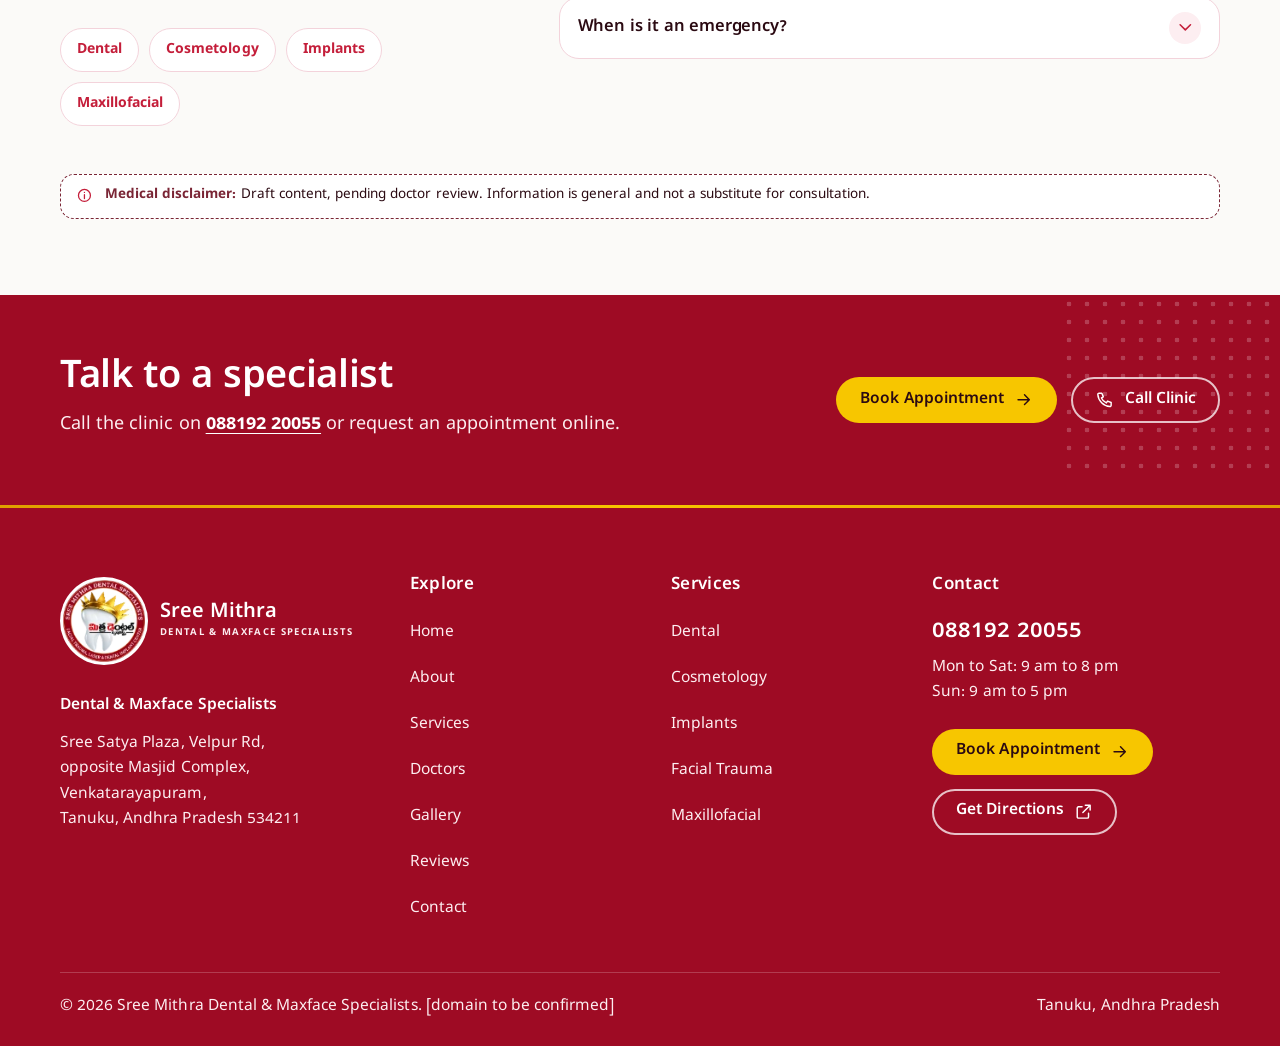
<file: services/facial-trauma/index.html>
<!DOCTYPE html>
<html lang="en">
<head>
<meta charset="utf-8">
<meta name="viewport" content="width=device-width, initial-scale=1">
<title>Facial Trauma | Sree Mithra Dental &amp; Maxface Specialists, Tanuku</title>
<meta name="description" content="Urgent and specialist care for injuries to the face, jaw and teeth. Assessment and treatment of facial fractures, jaw injuries, broken teeth and facial wounds. Sree Mithra, Tanuku.">
<meta name="theme-color" content="#9E0B24">
<script>document.documentElement.classList.add("js");if(window.CSSViewTransitionRule)document.documentElement.classList.add("vt");setTimeout(function(){if(!window.__smReady)document.documentElement.classList.remove("js")},3000);</script>
<!-- Browsers that support it load a service page in the background once the pointer rests on its link,
     so opening it is near instant. Other pages are only fetched ahead. -->
<script type="speculationrules">{"prerender":[{"where":{"selector_matches":"a[href*='services/']"},"eagerness":"moderate"}],"prefetch":[{"where":{"selector_matches":"a.logo, .nav a, .crumbs a"},"eagerness":"moderate"}]}</script>
<!-- Type: Clash Display (headings) + General Sans (text), Fontshare, free for commercial use.
     Noto Sans Telugu covers Telugu text; Google only downloads it when Telugu characters appear. -->
<link rel="icon" type="image/png" sizes="32x32" href="../../assets/img/favicon-32.png">
<link rel="icon" type="image/png" sizes="48x48" href="../../assets/img/favicon-48.png">
<link rel="apple-touch-icon" href="../../assets/img/apple-touch-icon.png">
<link rel="preconnect" href="https://api.fontshare.com" crossorigin>
<link rel="preconnect" href="https://cdn.fontshare.com" crossorigin>
<link rel="stylesheet" href="https://api.fontshare.com/v2/css?f[]=clash-display@500,600&amp;display=swap" media="print" onload="this.media='all'">
<link rel="stylesheet" href="https://api.fontshare.com/v2/css?f[]=general-sans@400,500,600,700&amp;display=swap" media="print" onload="this.media='all'">
<link rel="preconnect" href="https://fonts.googleapis.com">
<link rel="preconnect" href="https://fonts.gstatic.com" crossorigin>
<link rel="stylesheet" href="https://fonts.googleapis.com/css2?family=Noto+Sans+Telugu:wght@500;700&amp;display=swap" media="print" onload="this.media='all'">
<noscript><link rel="stylesheet" href="https://api.fontshare.com/v2/css?f[]=clash-display@500,600&amp;display=swap"><link rel="stylesheet" href="https://api.fontshare.com/v2/css?f[]=general-sans@400,500,600,700&amp;display=swap"><link rel="stylesheet" href="https://fonts.googleapis.com/css2?family=Noto+Sans+Telugu:wght@500;700&amp;display=swap"></noscript>
<link rel="stylesheet" href="../../assets/css/site.css">
</head>
<body id="top">
<svg xmlns="http://www.w3.org/2000/svg" style="display:none" aria-hidden="true"><symbol id="i-arrow" viewBox="0 0 24 24"><path d="M5 12h14M13 6l6 6-6 6"/></symbol><symbol id="i-arrow-left" viewBox="0 0 24 24"><path d="M19 12H5M11 6l-6 6 6 6"/></symbol><symbol id="i-check" viewBox="0 0 24 24"><path d="M5 12.5l4.5 4.5L19 7.5"/></symbol><symbol id="i-phone" viewBox="0 0 24 24"><path d="M5 4h3.5l1.8 4.5-2.3 1.4a11 11 0 0 0 6.1 6.1l1.4-2.3L20 15.5V19a1.5 1.5 0 0 1-1.6 1.5C10.6 20 4 13.4 3.5 5.6A1.5 1.5 0 0 1 5 4z"/></symbol><symbol id="i-pin" viewBox="0 0 24 24"><path d="M12 21s-7-6.2-7-11.5a7 7 0 0 1 14 0C19 14.8 12 21 12 21z"/><circle cx="12" cy="9.5" r="2.5"/></symbol><symbol id="i-clock" viewBox="0 0 24 24"><circle cx="12" cy="12" r="8.5"/><path d="M12 7.5V12l3 2"/></symbol><symbol id="i-calendar" viewBox="0 0 24 24"><rect x="3.5" y="5" width="17" height="15.5" rx="2.5"/><path d="M3.5 10h17M8 3v4M16 3v4"/></symbol><symbol id="i-external" viewBox="0 0 24 24"><path d="M14 4h6v6M20 4l-9 9M18 14v4.5a1.5 1.5 0 0 1-1.5 1.5h-11A1.5 1.5 0 0 1 4 18.5v-11A1.5 1.5 0 0 1 5.5 6H10"/></symbol><symbol id="i-close" viewBox="0 0 24 24"><path d="M6 6l12 12M18 6L6 18"/></symbol><symbol id="i-chevron" viewBox="0 0 24 24"><path d="M6 9l6 6 6-6"/></symbol><symbol id="i-expand" viewBox="0 0 24 24"><path d="M4 9V4h5M20 9V4h-5M4 15v5h5M20 15v5h-5"/></symbol><symbol id="i-image" viewBox="0 0 24 24"><rect x="3.5" y="4.5" width="17" height="15" rx="2.5"/><circle cx="9" cy="10" r="1.8"/><path d="M20.5 16l-5-5-8.5 8.5"/></symbol><symbol id="i-user" viewBox="0 0 24 24"><circle cx="12" cy="8.5" r="4"/><path d="M4.5 20.5a7.5 7.5 0 0 1 15 0"/></symbol><symbol id="i-map" viewBox="0 0 24 24"><path d="M9 4.5l-5.5 2v13l5.5-2 6 2 5.5-2v-13l-5.5 2-6-2zM9 4.5v13M15 6.5v13"/></symbol><symbol id="i-info" viewBox="0 0 24 24"><circle cx="12" cy="12" r="8.5"/><path d="M12 11v5.5M12 7.6v.1"/></symbol><symbol id="i-star" viewBox="0 0 24 24"><path d="M12 3.3l2.6 5.5 6 .7-4.5 4.1 1.2 6-5.3-3-5.3 3 1.2-6L3.4 9.5l6-.7z"/></symbol><symbol id="i-quote" viewBox="0 0 24 24"><path d="M10 7H6.5A1.5 1.5 0 0 0 5 8.5V12h4v5H5M19 7h-3.5A1.5 1.5 0 0 0 14 8.5V12h4v5h-4"/></symbol><symbol id="i-mail" viewBox="0 0 24 24"><rect x="3.5" y="5.5" width="17" height="13" rx="2.5"/><path d="M4 7l8 6 8-6"/></symbol><symbol id="i-sun" viewBox="0 0 24 24"><circle cx="12" cy="12" r="4"/><path d="M12 2.5v2M12 19.5v2M4.6 4.6l1.4 1.4M18 18l1.4 1.4M2.5 12h2M19.5 12h2M4.6 19.4L6 18M18 6l1.4-1.4"/></symbol><symbol id="i-moon" viewBox="0 0 24 24"><path d="M20 14.5A8 8 0 0 1 9.5 4a8 8 0 1 0 10.5 10.5z"/></symbol><symbol id="i-heart" viewBox="0 0 24 24"><path d="M12 20s-7.5-4.6-7.5-10.2A4.3 4.3 0 0 1 12 7a4.3 4.3 0 0 1 7.5 2.8C19.5 15.4 12 20 12 20z"/></symbol><symbol id="i-tooth" viewBox="0 0 24 24"><path d="M7.5 3.8c1.7 0 2.6.9 4.5.9s2.8-.9 4.5-.9c2.6 0 4 2.2 4 4.9 0 2.4-1 4-1.6 6.3-.6 2.4-.9 5.7-2.6 5.7-1.9 0-1.6-5.2-4.3-5.2s-2.4 5.2-4.3 5.2c-1.7 0-2-3.3-2.6-5.7C4.5 12.7 3.5 11.1 3.5 8.7c0-2.7 1.4-4.9 4-4.9z"/></symbol><symbol id="i-implant" viewBox="0 0 24 24"><path d="M8 3.5h8c.8 0 1.5.7 1.5 1.5v1.5c0 1.4-1.1 2.5-2.5 2.5H9A2.5 2.5 0 0 1 6.5 6.5V5c0-.8.7-1.5 1.5-1.5zM9 11h6M9.5 14h5M10 17h4M10.5 20h3M12 9v12"/></symbol><symbol id="i-sparkle" viewBox="0 0 24 24"><path d="M12 3.5l1.9 5.1 5.1 1.9-5.1 1.9L12 17.5l-1.9-5.1L5 10.5l5.1-1.9zM18.5 15.5l.8 2.2 2.2.8-2.2.8-.8 2.2-.8-2.2-2.2-.8 2.2-.8z"/></symbol><symbol id="i-shield" viewBox="0 0 24 24"><path d="M12 3.5l7.5 3v5.3c0 4.4-3.2 8-7.5 9.2-4.3-1.2-7.5-4.8-7.5-9.2V6.5z"/><path d="M12 9v6M9 12h6"/></symbol><symbol id="i-profile" viewBox="0 0 24 24"><path d="M14 3.5c-4 0-7 3-7 6.8 0 1-.9 1.9-1.6 2.9-.4.5-.1 1.2.5 1.3l1.1.2v2.2c0 1.2 1 2.1 2.2 2.1H11v1.5M14 3.5c3.6 0 6.5 2.9 6.5 6.5 0 2.4-1.2 4.3-3 5.5v5"/></symbol><symbol id="i-bolt" viewBox="0 0 24 24"><path d="M13 3L5 13.5h6L10 21l8-10.5h-6z"/></symbol><symbol id="i-thermo" viewBox="0 0 24 24"><path d="M10 14.5V5a2 2 0 0 1 4 0v9.5a4 4 0 1 1-4 0z"/><path d="M12 9v7"/></symbol><symbol id="i-drop" viewBox="0 0 24 24"><path d="M12 3.5s6 6.4 6 10.6a6 6 0 0 1-12 0C6 9.9 12 3.5 12 3.5z"/></symbol><symbol id="i-alert" viewBox="0 0 24 24"><path d="M12 4l9 15.5H3z"/><path d="M12 10v4M12 16.8v.1"/></symbol><symbol id="i-crack" viewBox="0 0 24 24"><path d="M7.5 3.8c1.7 0 2.6.9 4.5.9s2.8-.9 4.5-.9c2.6 0 4 2.2 4 4.9 0 2.4-1 4-1.6 6.3-.6 2.4-.9 5.7-2.6 5.7-1.9 0-1.6-5.2-4.3-5.2s-2.4 5.2-4.3 5.2c-1.7 0-2-3.3-2.6-5.7C4.5 12.7 3.5 11.1 3.5 8.7c0-2.7 1.4-4.9 4-4.9z"/><path d="M12 4.7l-1.5 3 2.5 1.5-1.5 3"/></symbol><symbol id="i-gap" viewBox="0 0 24 24"><rect x="3.5" y="6" width="6" height="12" rx="2.5"/><rect x="14.5" y="6" width="6" height="12" rx="2.5"/><path d="M11 12h2"/></symbol><symbol id="i-layers" viewBox="0 0 24 24"><path d="M12 4l8.5 4.5L12 13 3.5 8.5z"/><path d="M3.5 12.5L12 17l8.5-4.5M3.5 16.5L12 21l8.5-4.5"/></symbol><symbol id="i-smile" viewBox="0 0 24 24"><circle cx="12" cy="12" r="8.5"/><path d="M8 13.5c1 1.6 2.4 2.5 4 2.5s3-.9 4-2.5M9 9.5v.1M15 9.5v.1"/></symbol><symbol id="i-face" viewBox="0 0 24 24"><path d="M12 3.5c4 0 7 3.2 7 7.5 0 5-3.3 9.5-7 9.5S5 16 5 11c0-4.3 3-7.5 7-7.5z"/><path d="M9.5 10.5v.1M14.5 10.5v.1M10 15.5c1.2.8 2.8.8 4 0"/></symbol><symbol id="i-circle" viewBox="0 0 24 24"><circle cx="12" cy="12" r="5.5"/><circle cx="12" cy="12" r="8.5" stroke-dasharray="2 3"/></symbol><symbol id="i-steth" viewBox="0 0 24 24"><path d="M6 3.5v5a4 4 0 0 0 8 0v-5M10 12.5v2a5 5 0 0 0 10 0V12"/><circle cx="20" cy="10" r="2"/></symbol><symbol id="i-users" viewBox="0 0 24 24"><circle cx="9" cy="8.5" r="3.5"/><path d="M2.5 20a6.5 6.5 0 0 1 13 0M16 5.2a3.5 3.5 0 0 1 0 6.6M18 14.2a6.5 6.5 0 0 1 3.5 5.8"/></symbol></svg>

<a class="skip-link" href="#main">Skip to content</a>
<div class="topbar">
  <div class="container topbar__inner">
    <div class="topbar__group">
      <span class="topbar__loc"><svg class="icon" aria-hidden="true" focusable="false"><use href="#i-pin"/></svg><span data-i18n="location">Tanuku, Andhra Pradesh</span></span>
      <span class="topbar__sep" aria-hidden="true"></span>
      <a class="topbar__dir" href="https://www.google.com/maps/place/SREE+MITHRA+DENTAL+SPECIALISTS/@16.7517297,81.6838545,17z/data=!3m1!4b1!4m6!3m5!1s0x3a37b7fa0d0de735:0x3787843e081afac6!8m2!3d16.7517246!4d81.6864294!16s%2Fg%2F11c6dcl9dq" target="_blank" rel="noopener"><span data-i18n="directions">Get Directions</span><span class="sr-only"> (opens Google Maps in a new tab)</span></a>
    </div>
    <div class="topbar__group">
      <div class="lang" role="group" aria-label="Language">
        <button type="button" data-lang="en" aria-pressed="true">English</button>
        <button type="button" data-lang="te" aria-pressed="false" lang="te">తెలుగు</button>
      </div>
      <span class="topbar__sep" aria-hidden="true"></span>
      <a href="tel:+918819220055"><svg class="icon" aria-hidden="true" focusable="false"><use href="#i-phone"/></svg><span><span class="sr-only">Call the clinic on </span>088192 20055</span></a>
    </div>
  </div>
</div>
<header class="header">
  <div class="container header__inner">
    <a class="logo" href="../../" aria-label="Sree Mithra Dental &amp; Maxface Specialists, home">
      
  <picture class="logo__mark" aria-hidden="true"><source type="image/webp" srcset="../../assets/img/logo-96.webp 96w, ../../assets/img/logo-192.webp 192w, ../../assets/img/logo-320.webp 320w" sizes="48px"><img src="../../assets/img/logo-192.png" width="192" height="192" alt="" decoding="async"></picture>
  <span class="logo__text">
    <span class="logo__name">Sree Mithra</span>
    <span class="logo__tag">DENTAL &amp; MAXFACE SPECIALISTS</span>
  </span>
    </a>
    <nav class="nav" aria-label="Main"><a href="../../" data-i18n="home">Home</a><a href="../../#about" data-i18n="about">About</a><a href="../../#services" aria-current="page" data-i18n="services">Services</a><a href="../../#doctors" data-i18n="doctors">Doctors</a><a href="../../#gallery" data-i18n="gallery">Gallery</a><a href="../../#reviews" data-i18n="reviews">Reviews</a><a href="../../#contact" data-i18n="contact">Contact</a></nav>
    <div class="header__cta">
      <a class="call-link" href="tel:+918819220055"><svg class="icon" aria-hidden="true" focusable="false"><use href="#i-phone"/></svg><span><span class="sr-only">Call the clinic on </span>088192 20055</span></a>
      <a class="btn btn--primary btn--sm header__book" href="../../#booking"><span data-i18n="book">Book Appointment</span></a>
      <button class="burger" type="button" aria-expanded="false" aria-controls="mobile-menu" aria-label="Open menu"><span></span><span></span><span></span></button>
    </div>
  </div>
</header>
<div class="mmenu" id="mobile-menu" inert>
  <nav aria-label="Mobile">
    <ul class="mmenu__list">
      <li style="--i:0"><a class="btn btn--primary" href="../../#booking"><span data-i18n="book">Book Appointment</span><svg class="icon icon--arrow" aria-hidden="true" focusable="false"><use href="#i-arrow"/></svg></a></li>
      <li style="--i:1"><a href="../../"><span data-i18n="home">Home</span><svg class="icon icon--arrow" aria-hidden="true" focusable="false"><use href="#i-arrow"/></svg></a></li><li style="--i:2"><a href="../../#about"><span data-i18n="about">About</span><svg class="icon icon--arrow" aria-hidden="true" focusable="false"><use href="#i-arrow"/></svg></a></li><li style="--i:3"><a href="../../#services"><span data-i18n="services">Services</span><svg class="icon icon--arrow" aria-hidden="true" focusable="false"><use href="#i-arrow"/></svg></a></li><li style="--i:4"><a href="../../#doctors"><span data-i18n="doctors">Doctors</span><svg class="icon icon--arrow" aria-hidden="true" focusable="false"><use href="#i-arrow"/></svg></a></li><li style="--i:5"><a href="../../#gallery"><span data-i18n="gallery">Gallery</span><svg class="icon icon--arrow" aria-hidden="true" focusable="false"><use href="#i-arrow"/></svg></a></li><li style="--i:6"><a href="../../#reviews"><span data-i18n="reviews">Reviews</span><svg class="icon icon--arrow" aria-hidden="true" focusable="false"><use href="#i-arrow"/></svg></a></li><li style="--i:7"><a href="../../#contact"><span data-i18n="contact">Contact</span><svg class="icon icon--arrow" aria-hidden="true" focusable="false"><use href="#i-arrow"/></svg></a></li>
    </ul>
  </nav>
  <div class="mmenu__foot">
    <a href="tel:+918819220055">Call 088192 20055</a>
    <a href="https://www.google.com/maps/place/SREE+MITHRA+DENTAL+SPECIALISTS/@16.7517297,81.6838545,17z/data=!3m1!4b1!4m6!3m5!1s0x3a37b7fa0d0de735:0x3787843e081afac6!8m2!3d16.7517246!4d81.6864294!16s%2Fg%2F11c6dcl9dq" target="_blank" rel="noopener">Get Directions<span class="sr-only"> (opens in a new tab)</span></a>
    <span>Mon to Sat 9 am to 8 pm · Sun 9 am to 5 pm</span>
  </div>
</div>
<main id="main">

<nav class="crumbs" aria-label="Breadcrumb">
  <div class="container">
    <ol>
      <li><a href="../../">Home</a></li>
      <li><a href="../../#services">Services</a></li>
      <li><span aria-current="page">Facial Trauma</span></li>
    </ol>
  </div>
</nav>

<section class="hero shero" aria-labelledby="hero-title" data-float-scope>
  <div class="hero__bg" aria-hidden="true"></div>
  <div class="dots" aria-hidden="true"></div>
  <div class="container hero__grid">
    <div class="hero__copy">
      <p class="eyebrow" data-hero style="--d:0ms">Facial Trauma care</p>
      <h1 class="hero__title" id="hero-title" style="margin-top:4px"><span class="line line--2"><span style="--d:40ms">Facial Trauma</span></span></h1>
      <p class="hero__sub" data-hero style="--d:110ms">Urgent and specialist care for injuries to the face, jaw and teeth. Assessment and treatment of facial fractures, jaw injuries, broken teeth and facial wounds.</p>
      <div class="btn-row hero__actions" data-hero style="--d:170ms">
        <a class="btn btn--primary" href="../../?service=facial-trauma#booking">Book Appointment<svg class="icon icon--arrow" aria-hidden="true" focusable="false"><use href="#i-arrow"/></svg></a>
        <a class="btn btn--outline" href="tel:+918819220055"><svg class="icon" aria-hidden="true" focusable="false"><use href="#i-phone"/></svg>Call Clinic</a>
      </div>
      <p class="disclaimer" data-hero style="--d:230ms"><svg class="icon" aria-hidden="true" focusable="false"><use href="#i-info"/></svg><span><strong>Draft content, pending doctor review.</strong> Information is general and not a substitute for consultation.</span></p>
    </div>
    <div class="hero__visual">
      <div class="frame-parallax" data-parallax="22">
        <div class="frame" data-hero="frame" style="--d:90ms">
          <div class="ph ph--shero" role="img" aria-label="Facial Trauma care at Sree Mithra (placeholder, photo to be supplied by client)"><svg class="icon" aria-hidden="true" focusable="false"><use href="#i-shield"/></svg><span>Facial Trauma care at Sree Mithra<small>Photo to be supplied by client</small></span></div>
        </div>
      </div>
    </div>
  </div>
</section>

<section class="section" aria-labelledby="problems-title">
  <div class="container">
    
  <div class="section-head ">
    <div>
      <p class="eyebrow" data-reveal>Common problems</p>
      <h2 class="section-title" id="problems-title" data-reveal>Common <span class="hl">problems</span></h2>
      <p class="section-intro" data-reveal>Signs that it may be time to see a specialist.</p>
    </div>
  </div>
    <div class="problems" data-stagger="80">
      <article class="pcard" data-reveal><div class="icon-box"><svg class="icon" aria-hidden="true" focusable="false"><use href="#i-crack"/></svg></div><h3>Broken jaw</h3><p>Pain, swelling or difficulty opening the mouth or biting after an injury.</p></article><article class="pcard" data-reveal><div class="icon-box"><svg class="icon" aria-hidden="true" focusable="false"><use href="#i-face"/></svg></div><h3>Facial fractures</h3><p>Breaks in the cheekbone, eye socket or nose area.</p></article><article class="pcard" data-reveal><div class="icon-box"><svg class="icon" aria-hidden="true" focusable="false"><use href="#i-tooth"/></svg></div><h3>Knocked-out or broken teeth</h3><p>A tooth that has come out completely or broken after a blow.</p></article><article class="pcard" data-reveal><div class="icon-box"><svg class="icon" aria-hidden="true" focusable="false"><use href="#i-drop"/></svg></div><h3>Deep facial cuts</h3><p>Cuts to the face, lips or inside the mouth that may need stitches.</p></article><article class="pcard" data-reveal><div class="icon-box"><svg class="icon" aria-hidden="true" focusable="false"><use href="#i-alert"/></svg></div><h3>Swelling after injury</h3><p>Swelling or bruising of the face or jaw after a fall or blow.</p></article>
    </div>
  </div>
</section>

<section class="section section--off" aria-labelledby="why-title">
  <div class="container">
    
  <div class="section-head ">
    <div>
      <p class="eyebrow" data-reveal>Understanding the problem</p>
      <h2 class="section-title" id="why-title" data-reveal>Why they <span class="hl">occur</span></h2>
      
    </div>
  </div>
    <div class="alt">
      
      <div class="alt__row">
        <div class="alt__media" data-reveal="scale"><div class="ph " aria-hidden="true"><svg class="icon" aria-hidden="true" focusable="false"><use href="#i-shield"/></svg><span>Illustration: Impact<small>Illustration to be supplied</small></span></div></div>
        <div>
          <span class="alt__label" aria-hidden="true">01</span>
          <h3 data-reveal>Impact</h3>
          <p data-reveal>Falls, road accidents, sports and assault can put sudden force on the face and mouth.</p>
        </div>
      </div>
      <div class="alt__row">
        <div class="alt__media" data-reveal="scale"><div class="ph " aria-hidden="true"><svg class="icon" aria-hidden="true" focusable="false"><use href="#i-shield"/></svg><span>Illustration: Bone under force<small>Illustration to be supplied</small></span></div></div>
        <div>
          <span class="alt__label" aria-hidden="true">02</span>
          <h3 data-reveal>Bone under force</h3>
          <p data-reveal>The jaw and facial bones can break when the force is greater than the bone can absorb, and teeth can be loosened or knocked out.</p>
        </div>
      </div>
    </div>
  </div>
</section>

<section class="section" aria-labelledby="causes-title">
  <div class="container causes-wrap">
    <div>
      <p class="eyebrow" data-reveal>Risk factors</p>
      <h2 class="section-title" id="causes-title" data-reveal><span class="hl">Causes</span></h2>
      <p class="section-intro" data-reveal>Common reasons these problems develop. Your doctor will look at what applies to you.</p>
    </div>
    <ol class="causes" data-stagger="80"><li data-reveal><span>Road accidents</span></li><li data-reveal><span>Falls</span></li><li data-reveal><span>Sports injuries</span></li><li data-reveal><span>Physical assault</span></li></ol>
  </div>
</section>

<section class="section section--blush" aria-labelledby="solutions-title">
  <div class="container">
    
  <div class="section-head ">
    <div>
      <p class="eyebrow" data-reveal>Treatment</p>
      <h2 class="section-title" id="solutions-title" data-reveal>Solutions and <span class="hl">treatment options</span></h2>
      <p class="section-intro" data-reveal>The right option depends on your examination. Recovery times are confirmed by the doctor for each patient.</p>
    </div>
  </div>
    <div class="solutions" data-stagger="80">
      
      <article class="solcard" data-reveal>
        <h3>Emergency assessment</h3>
        
        <dl>
          <div><dt>What it involves</dt><dd>Examining the injury, checking breathing, bleeding and bite, and arranging imaging.</dd></div>
          <div><dt>Who it suits</dt><dd>Anyone with a recent injury to the face, jaw or teeth.</dd></div>
          <div><dt>Recovery time</dt><dd>To be confirmed by the doctor after assessment</dd></div>
        </dl>
      </article>
      <article class="solcard" data-reveal>
        <h3>Stabilisation</h3>
        
        <dl>
          <div><dt>What it involves</dt><dd>Controlling bleeding and supporting injured areas so they do not get worse.</dd></div>
          <div><dt>Who it suits</dt><dd>Fresh injuries before definitive treatment.</dd></div>
          <div><dt>Recovery time</dt><dd>To be confirmed by the doctor after assessment</dd></div>
        </dl>
      </article>
      <article class="solcard" data-reveal>
        <h3>Reduction and fixation of fractures</h3>
        
        <dl>
          <div><dt>What it involves</dt><dd>Putting broken bones back into position and holding them while they heal.</dd></div>
          <div><dt>Who it suits</dt><dd>Jaw and facial bone fractures.</dd></div>
          <div><dt>Recovery time</dt><dd>To be confirmed by the doctor after assessment</dd></div>
        </dl>
      </article>
      <article class="solcard" data-reveal>
        <h3>Suturing of wounds</h3>
        
        <dl>
          <div><dt>What it involves</dt><dd>Cleaning and stitching cuts to the face, lips or inside of the mouth.</dd></div>
          <div><dt>Who it suits</dt><dd>Deep or gaping facial cuts.</dd></div>
          <div><dt>Recovery time</dt><dd>To be confirmed by the doctor after assessment</dd></div>
        </dl>
      </article>
      <article class="solcard" data-reveal>
        <h3>Tooth reimplantation</h3>
        
        <dl>
          <div><dt>What it involves</dt><dd>Placing a knocked-out tooth back into its socket and splinting it, where possible.</dd></div>
          <div><dt>Who it suits</dt><dd>A knocked-out adult tooth that has been kept moist and brought in quickly.</dd></div>
          <div><dt>Recovery time</dt><dd>To be confirmed by the doctor after assessment</dd></div>
        </dl>
      </article>
      <article class="solcard" data-reveal>
        <h3>Referral where needed</h3>
        <span class="tbc">To be confirmed with client</span>
        <dl>
          <div><dt>What it involves</dt><dd>To be confirmed with client.</dd></div>
          <div><dt>Who it suits</dt><dd>Injuries that need care from another specialist or hospital. To be confirmed with client.</dd></div>
          <div><dt>Recovery time</dt><dd>To be confirmed by the doctor after assessment</dd></div>
        </dl>
      </article>
    </div>
  </div>
</section>

<section class="section" aria-labelledby="expect-title">
  <div class="container">
    
  <div class="section-head section-head--center">
    <div>
      <p class="eyebrow" data-reveal>Your visit</p>
      <h2 class="section-title" id="expect-title" data-reveal>What to <span class="hl">expect</span></h2>
      
    </div>
  </div>
    <ol class="expect">
      <li class="expect__step" data-reveal style="--d:0ms"><span class="expect__n">01</span><h3>Consultation</h3><p>First aid steps at home, then an urgent assessment of the injury at the clinic.</p></li><li class="expect__step" data-reveal style="--d:150ms"><span class="expect__n">02</span><h3>Treatment</h3><p>Imaging such as an X-ray or scan to see the full extent of the injury, and a treatment plan.</p></li><li class="expect__step" data-reveal style="--d:300ms"><span class="expect__n">03</span><h3>Follow-up</h3><p>Treatment and follow-up visits to check healing, bite and function.</p></li>
    </ol>
    
    <aside class="firststeps" data-reveal aria-labelledby="first-steps-title">
      <h3 id="first-steps-title"><svg class="icon" aria-hidden="true" focusable="false"><use href="#i-alert"/></svg>First steps after a facial injury <span class="tbc">Draft: verify with dentists before publishing</span></h3>
      <ol><li>If a tooth is knocked out, hold it by the crown (not the root) and keep it moist.</li><li>Apply firm, gentle pressure to any bleeding with a clean cloth.</li><li>Use a cold compress on the outside of the face to reduce swelling.</li><li>Seek care urgently. For heavy bleeding, breathing difficulty or head injury, go to the nearest hospital emergency department.</li></ol>
    </aside>
  </div>
</section>

<section class="section section--off" aria-labelledby="sfaq-title">
  <div class="container faq">
    <div class="faq__aside">
      <p class="eyebrow" data-reveal>Facial Trauma FAQ</p>
      <h2 class="section-title" id="sfaq-title" data-reveal>Common <span class="hl">questions</span></h2>
      <p data-reveal>Answers are general and in draft. Call <a href="tel:+918819220055">088192 20055</a> to ask about your own case.</p>
      <p data-reveal style="margin-top:28px;font-weight:600;color:var(--maroon-900)">Other services</p>
      <ul class="other-services" data-reveal><li><a class="chip" href="../../services/dental/">Dental</a></li><li><a class="chip" href="../../services/cosmetology/">Cosmetology</a></li><li><a class="chip" href="../../services/implants/">Implants</a></li><li><a class="chip" href="../../services/maxillofacial/">Maxillofacial</a></li></ul>
    </div>
    <div class="acc" data-stagger="80">
    <div class="acc__item is-open" data-reveal>
      <h3 class="acc__q"><button class="acc__btn" type="button" id="sfaq-b0" aria-expanded="true" aria-controls="sfaq-p0">What should I do after a knocked-out tooth?<span class="acc__chev"><svg class="icon" aria-hidden="true" focusable="false"><use href="#i-chevron"/></svg></span></button></h3>
      <div class="acc__panel" id="sfaq-p0" role="region" aria-labelledby="sfaq-b0"><div><p>Hold the tooth by the crown, not the root. Keep it moist and seek care as quickly as possible, as the chance of saving it is better when treated early.</p></div></div>
    </div>
    <div class="acc__item" data-reveal>
      <h3 class="acc__q"><button class="acc__btn" type="button" id="sfaq-b1" aria-expanded="false" aria-controls="sfaq-p1">Can a broken jaw heal on its own?<span class="acc__chev"><svg class="icon" aria-hidden="true" focusable="false"><use href="#i-chevron"/></svg></span></button></h3>
      <div class="acc__panel" id="sfaq-p1" role="region" aria-labelledby="sfaq-b1" inert><div><p>A broken jaw needs to be assessed by a specialist. Some fractures need the bones to be repositioned and held in place to heal correctly, so do not wait to see if it settles.</p></div></div>
    </div>
    <div class="acc__item" data-reveal>
      <h3 class="acc__q"><button class="acc__btn" type="button" id="sfaq-b2" aria-expanded="false" aria-controls="sfaq-p2">When is it an emergency?<span class="acc__chev"><svg class="icon" aria-hidden="true" focusable="false"><use href="#i-chevron"/></svg></span></button></h3>
      <div class="acc__panel" id="sfaq-p2" role="region" aria-labelledby="sfaq-b2" inert><div><p>Heavy bleeding, difficulty breathing or swallowing, a change in your bite, or a head injury need urgent care. Call the clinic or go to the nearest emergency department.</p></div></div>
    </div>
  </div>
  </div>
  <div class="container" style="margin-top:48px">
    <p class="disclaimer" data-reveal><svg class="icon" aria-hidden="true" focusable="false"><use href="#i-info"/></svg><span><strong>Medical disclaimer:</strong> Draft content, pending doctor review. Information is general and not a substitute for consultation.</span></p>
  </div>
</section>

<section class="band" aria-labelledby="band-title">
  <div class="dots" aria-hidden="true"></div>
  <div class="container band__inner">
    <div>
      <h2 id="band-title" data-reveal>Talk to a specialist</h2>
      <p data-reveal>Call the clinic on <a href="tel:+918819220055">088192 20055</a> or request an appointment online.</p>
    </div>
    <div class="btn-row" data-reveal>
      <a class="btn btn--yellow" href="../../?service=facial-trauma#booking">Book Appointment<svg class="icon icon--arrow" aria-hidden="true" focusable="false"><use href="#i-arrow"/></svg></a>
      <a class="btn btn--ghost-light" href="tel:+918819220055"><svg class="icon" aria-hidden="true" focusable="false"><use href="#i-phone"/></svg>Call Clinic</a>
    </div>
  </div>
</section>
</main>

<footer class="footer">
  <div class="container">
    <div class="footer__grid">
      <div>
        <a class="logo" href="../../" aria-label="Sree Mithra, home">
  <picture class="logo__mark" aria-hidden="true"><source type="image/webp" srcset="../../assets/img/logo-96.webp 96w, ../../assets/img/logo-192.webp 192w, ../../assets/img/logo-320.webp 320w" sizes="48px"><img src="../../assets/img/logo-192.png" width="192" height="192" alt="" decoding="async"></picture>
  <span class="logo__text">
    <span class="logo__name">Sree Mithra</span>
    <span class="logo__tag">DENTAL &amp; MAXFACE SPECIALISTS</span>
  </span></a>
        <p class="footer__tag">Dental &amp; Maxface Specialists</p>
        <address style="margin-top:12px">Sree Satya Plaza, Velpur Rd,<br>opposite Masjid Complex, Venkatarayapuram,<br>Tanuku, Andhra Pradesh 534211</address>
      </div>
      <div>
        <h2>Explore</h2>
        <ul>
          <li><a href="../../">Home</a></li>
          <li><a href="../../#about">About</a></li>
          <li><a href="../../#services">Services</a></li>
          <li><a href="../../#doctors">Doctors</a></li>
          <li><a href="../../#gallery">Gallery</a></li>
          <li><a href="../../#reviews">Reviews</a></li>
          <li><a href="../../#contact">Contact</a></li>
        </ul>
      </div>
      <div>
        <h2>Services</h2>
        <ul><li><a href="../../services/dental/">Dental</a></li><li><a href="../../services/cosmetology/">Cosmetology</a></li><li><a href="../../services/implants/">Implants</a></li><li><a href="../../services/facial-trauma/">Facial Trauma</a></li><li><a href="../../services/maxillofacial/">Maxillofacial</a></li></ul>
      </div>
      <div>
        <h2>Contact</h2>
        <a class="tel" href="tel:+918819220055">088192 20055</a>
        <p>Mon to Sat: 9 am to 8 pm<br>Sun: 9 am to 5 pm</p>
        <div class="btn-row">
          <a class="btn btn--yellow" href="../../#booking">Book Appointment<svg class="icon icon--arrow" aria-hidden="true" focusable="false"><use href="#i-arrow"/></svg></a>
          <a class="btn btn--ghost-light" href="https://www.google.com/maps/place/SREE+MITHRA+DENTAL+SPECIALISTS/@16.7517297,81.6838545,17z/data=!3m1!4b1!4m6!3m5!1s0x3a37b7fa0d0de735:0x3787843e081afac6!8m2!3d16.7517246!4d81.6864294!16s%2Fg%2F11c6dcl9dq" target="_blank" rel="noopener">Get Directions<svg class="icon" aria-hidden="true" focusable="false"><use href="#i-external"/></svg><span class="sr-only"> (opens in a new tab)</span></a>
        </div>
      </div>
    </div>
    <div class="footer__bottom">
      <p>© 2026 Sree Mithra Dental &amp; Maxface Specialists. [domain to be confirmed]</p>
      <p>Tanuku, Andhra Pradesh</p>
    </div>
  </div>
</footer>
<a class="btn btn--primary fab" href="../../#booking">Book<svg class="icon" aria-hidden="true" focusable="false"><use href="#i-calendar"/></svg></a>
<nav class="mbar" aria-label="Quick actions">
  <a href="tel:+918819220055"><svg class="icon" aria-hidden="true" focusable="false"><use href="#i-phone"/></svg>Call</a>
  <a href="https://www.google.com/maps/place/SREE+MITHRA+DENTAL+SPECIALISTS/@16.7517297,81.6838545,17z/data=!3m1!4b1!4m6!3m5!1s0x3a37b7fa0d0de735:0x3787843e081afac6!8m2!3d16.7517246!4d81.6864294!16s%2Fg%2F11c6dcl9dq" target="_blank" rel="noopener"><svg class="icon" aria-hidden="true" focusable="false"><use href="#i-pin"/></svg>Directions<span class="sr-only"> (opens in a new tab)</span></a>
</nav>

<script src="../../assets/js/site.js" defer></script>
</body>
</html>
</file>
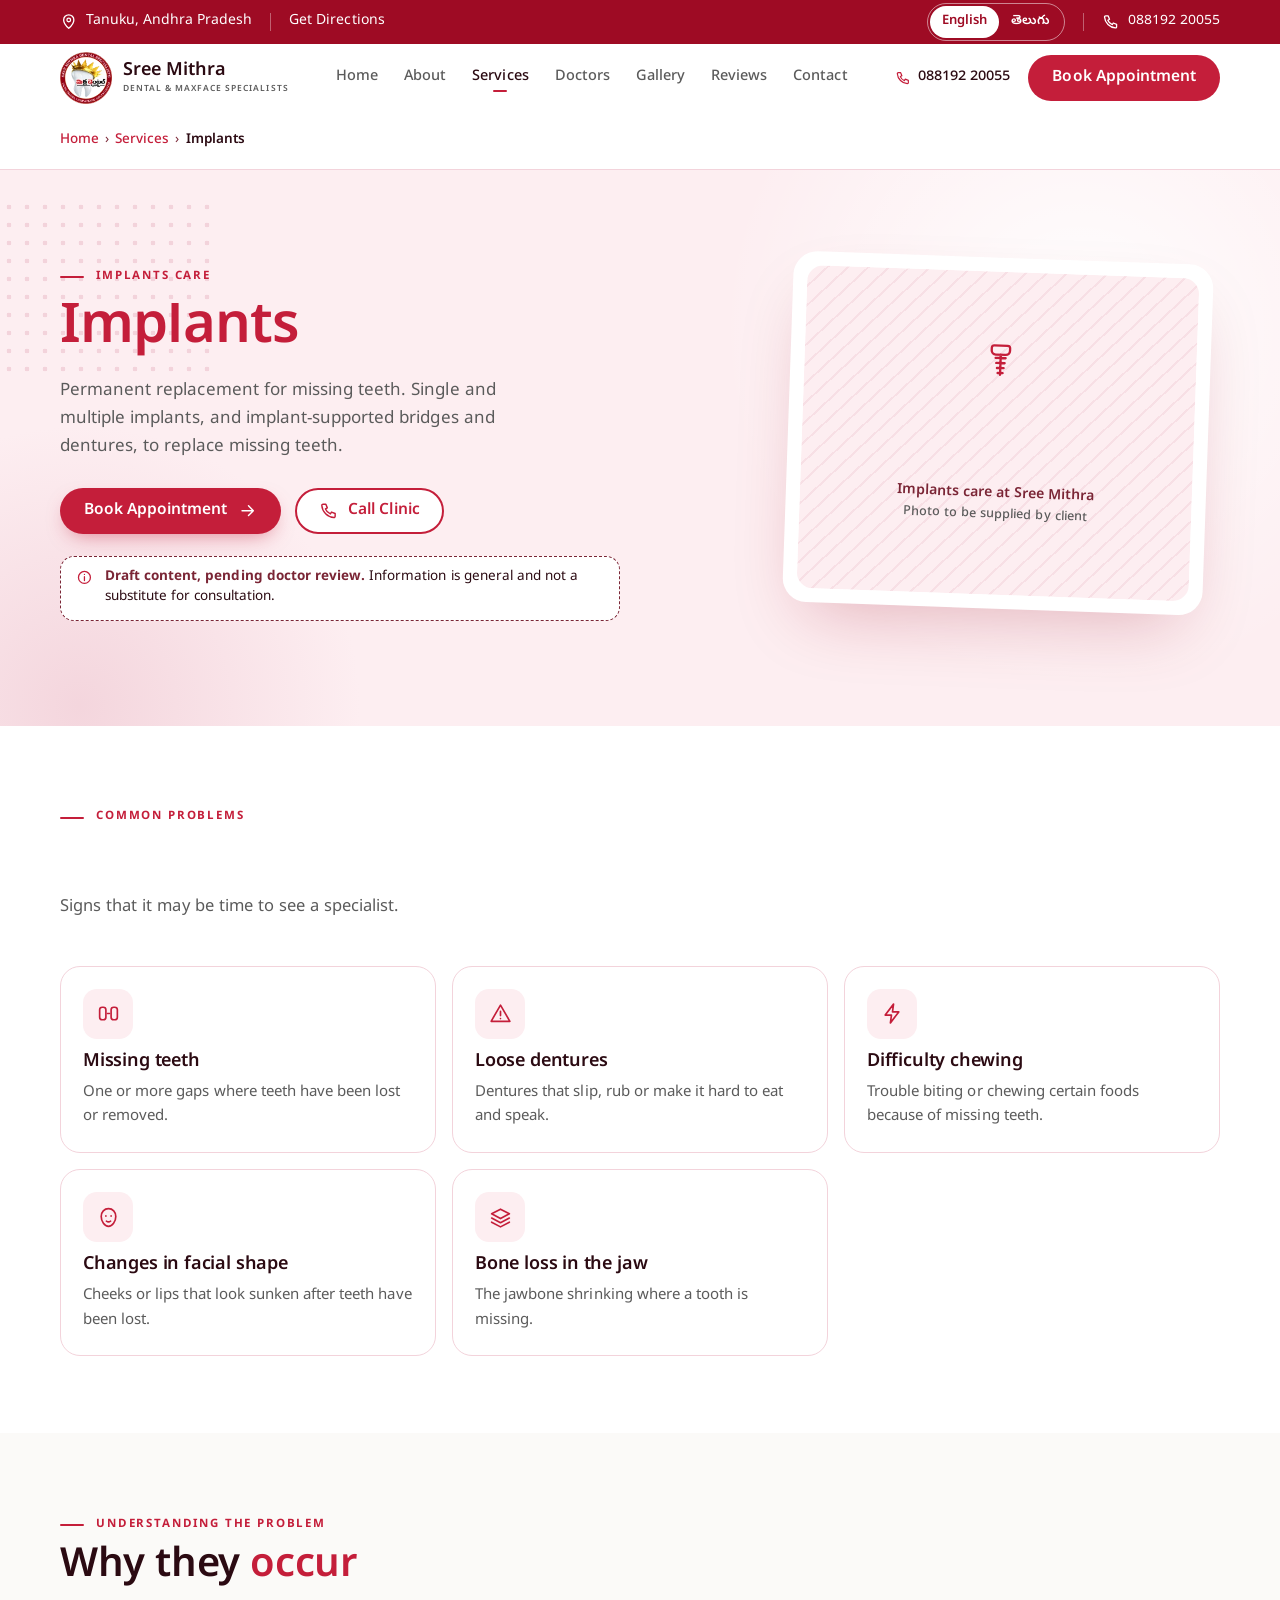
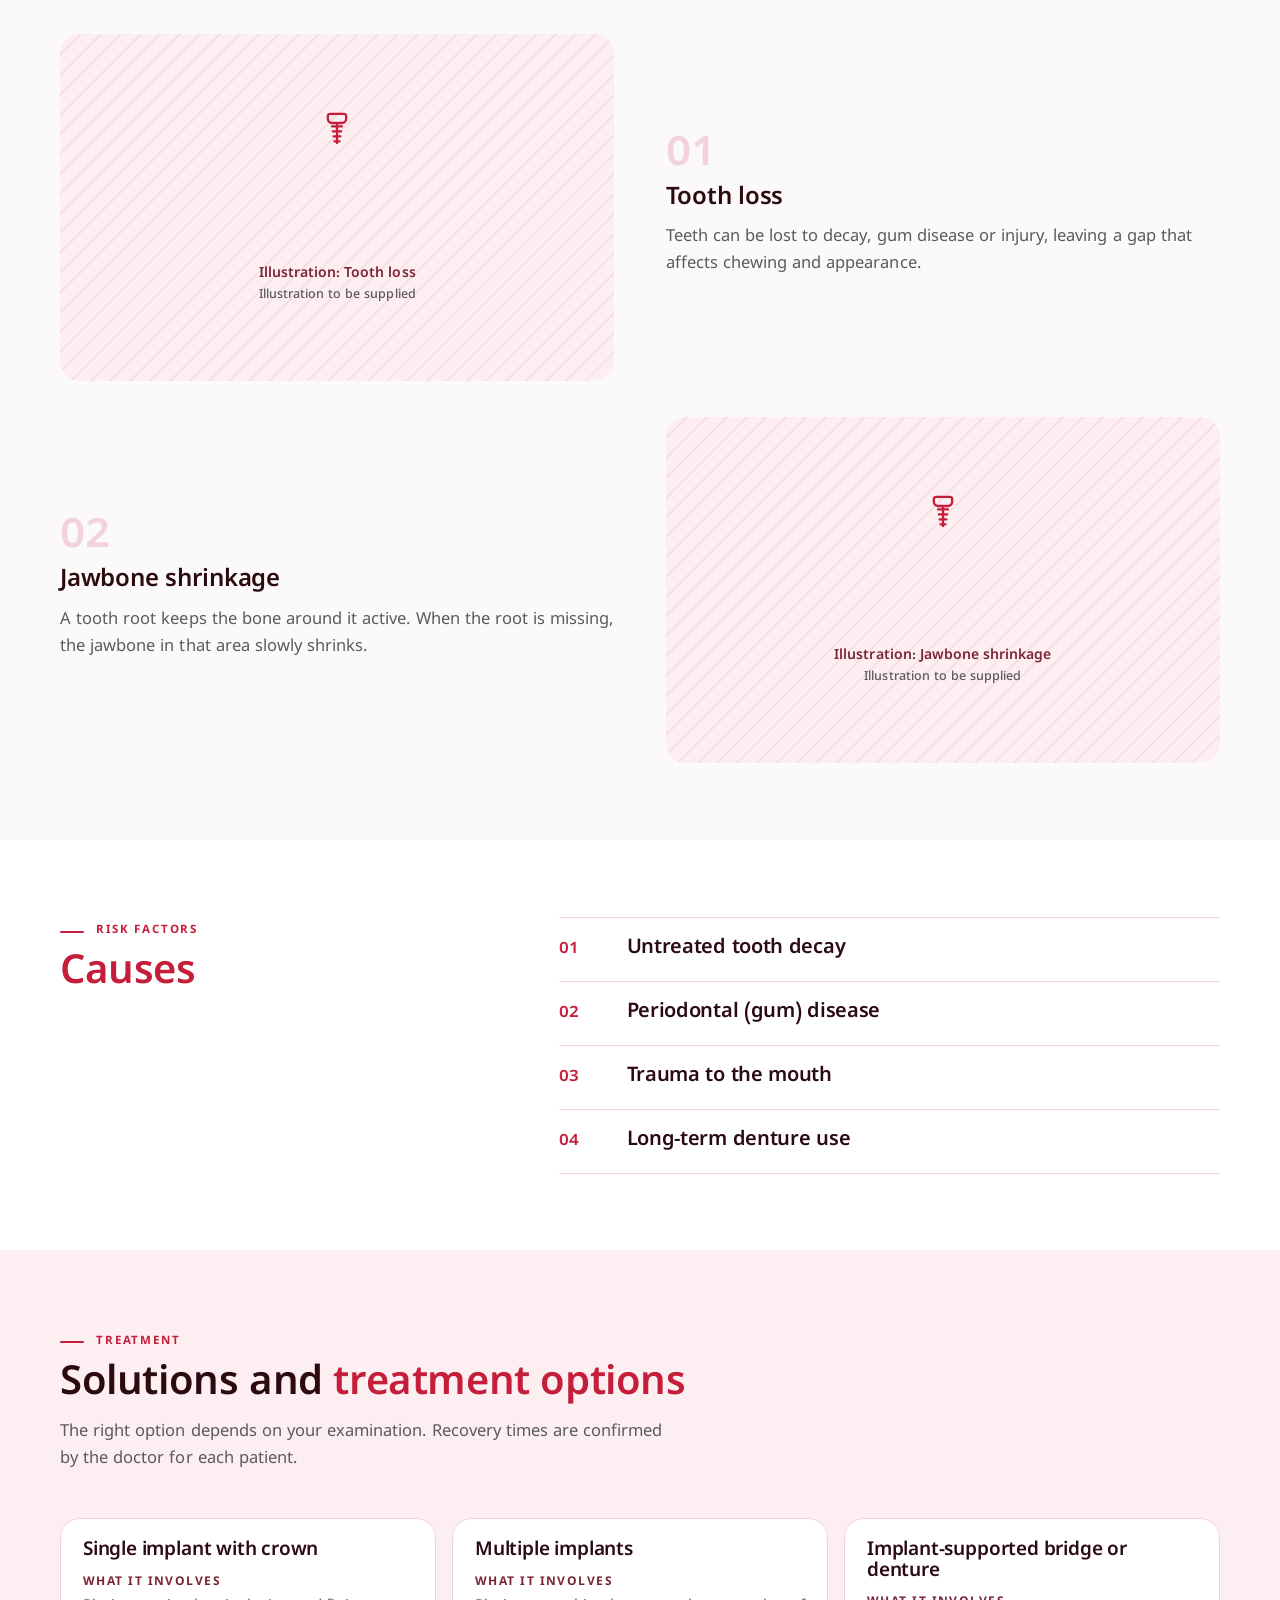
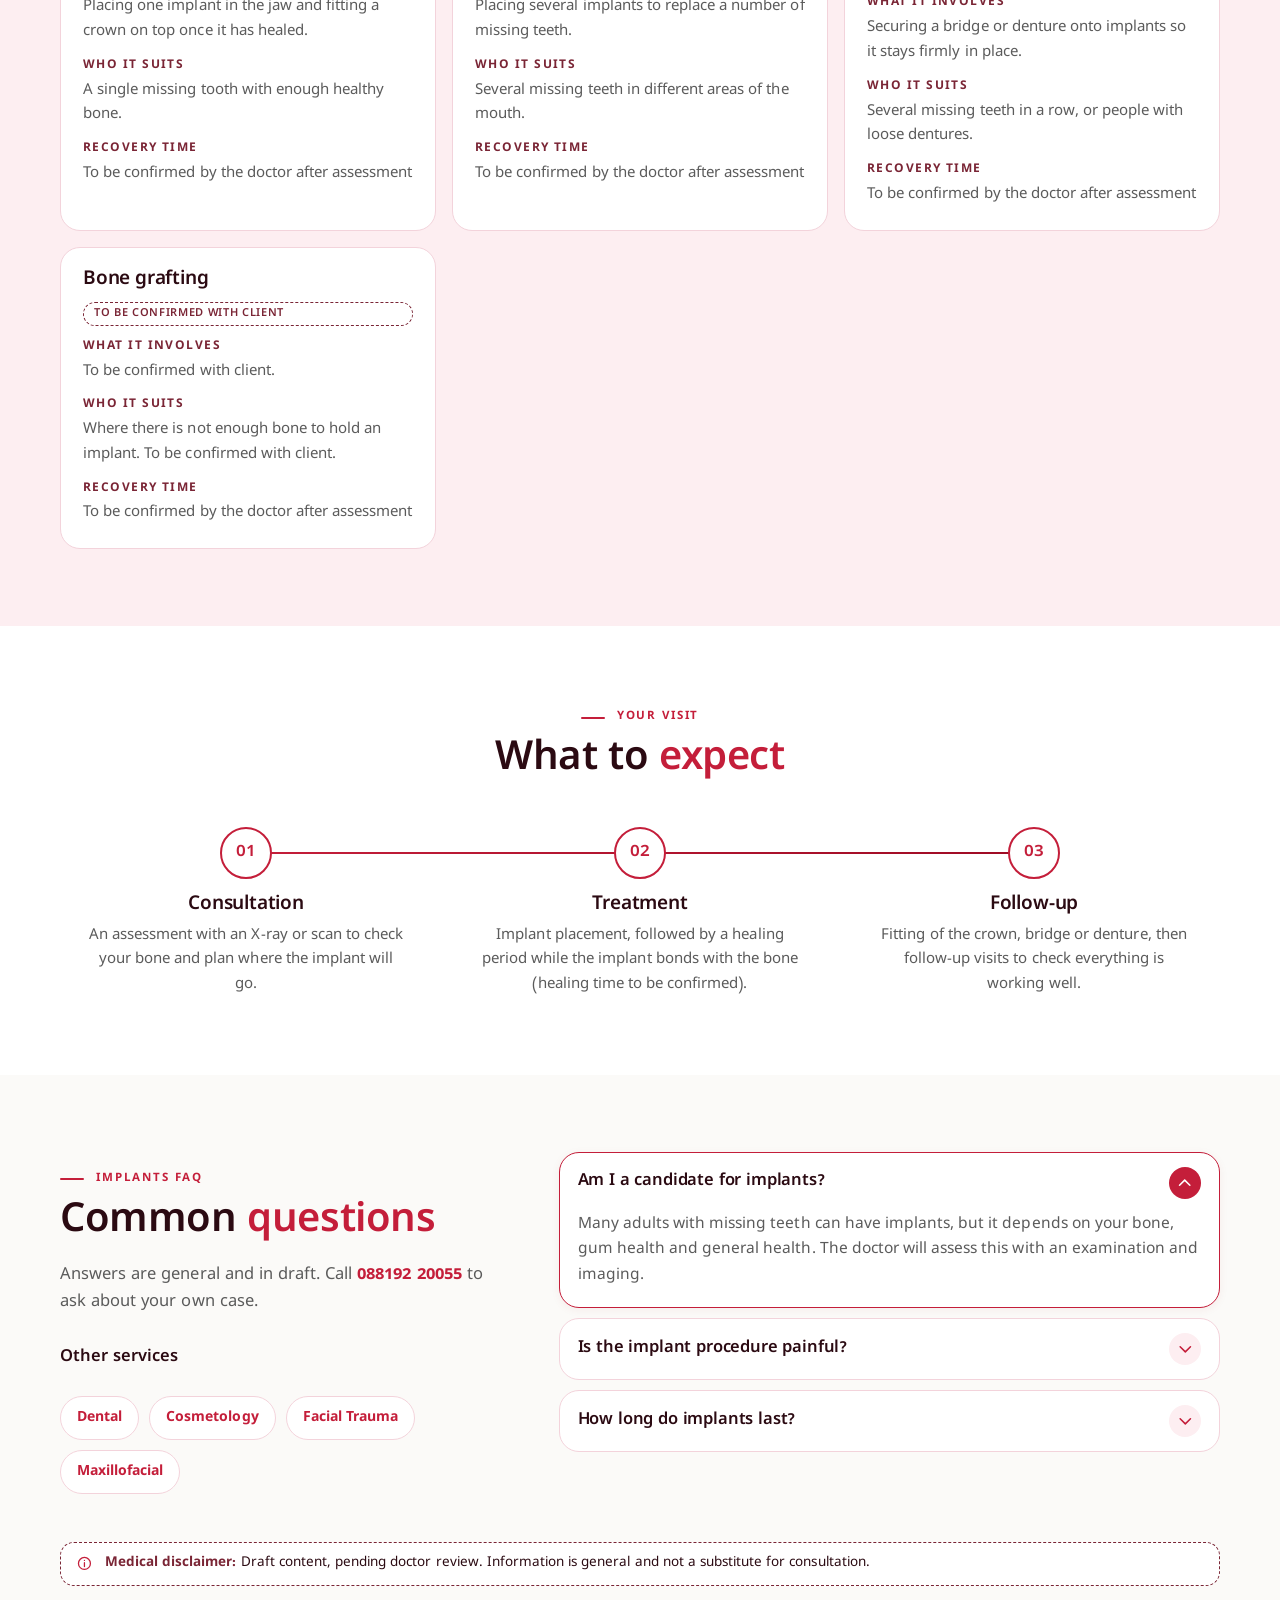
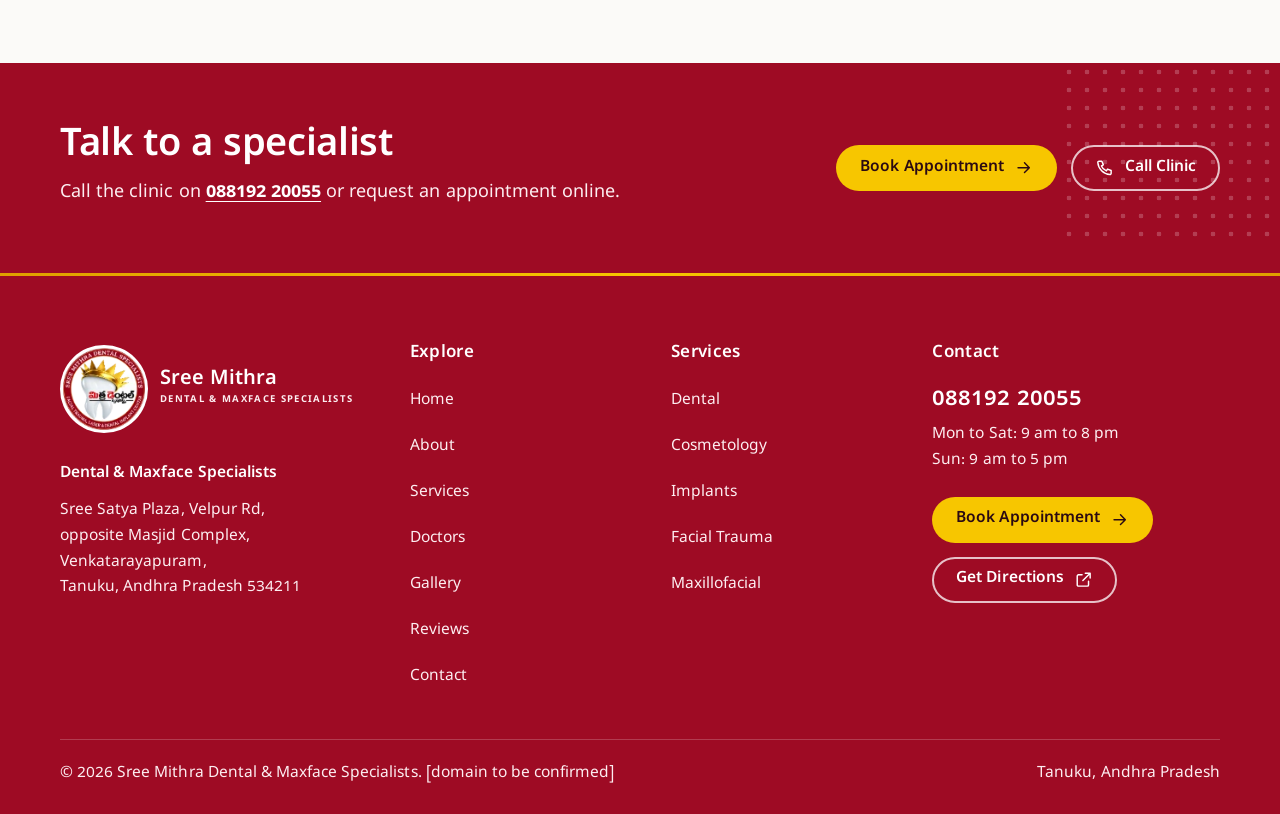
<file: services/implants/index.html>
<!DOCTYPE html>
<html lang="en">
<head>
<meta charset="utf-8">
<meta name="viewport" content="width=device-width, initial-scale=1">
<title>Implants | Sree Mithra Dental &amp; Maxface Specialists, Tanuku</title>
<meta name="description" content="Permanent replacement for missing teeth. Single and multiple implants, and implant-supported bridges and dentures, to replace missing teeth. Sree Mithra, Tanuku.">
<meta name="theme-color" content="#9E0B24">
<script>document.documentElement.classList.add("js");if(window.CSSViewTransitionRule)document.documentElement.classList.add("vt");setTimeout(function(){if(!window.__smReady)document.documentElement.classList.remove("js")},3000);</script>
<!-- Browsers that support it load a service page in the background once the pointer rests on its link,
     so opening it is near instant. Other pages are only fetched ahead. -->
<script type="speculationrules">{"prerender":[{"where":{"selector_matches":"a[href*='services/']"},"eagerness":"moderate"}],"prefetch":[{"where":{"selector_matches":"a.logo, .nav a, .crumbs a"},"eagerness":"moderate"}]}</script>
<!-- Type: Clash Display (headings) + General Sans (text), Fontshare, free for commercial use.
     Noto Sans Telugu covers Telugu text; Google only downloads it when Telugu characters appear. -->
<link rel="icon" type="image/png" sizes="32x32" href="../../assets/img/favicon-32.png">
<link rel="icon" type="image/png" sizes="48x48" href="../../assets/img/favicon-48.png">
<link rel="apple-touch-icon" href="../../assets/img/apple-touch-icon.png">
<link rel="preconnect" href="https://api.fontshare.com" crossorigin>
<link rel="preconnect" href="https://cdn.fontshare.com" crossorigin>
<link rel="stylesheet" href="https://api.fontshare.com/v2/css?f[]=clash-display@500,600&amp;display=swap" media="print" onload="this.media='all'">
<link rel="stylesheet" href="https://api.fontshare.com/v2/css?f[]=general-sans@400,500,600,700&amp;display=swap" media="print" onload="this.media='all'">
<link rel="preconnect" href="https://fonts.googleapis.com">
<link rel="preconnect" href="https://fonts.gstatic.com" crossorigin>
<link rel="stylesheet" href="https://fonts.googleapis.com/css2?family=Noto+Sans+Telugu:wght@500;700&amp;display=swap" media="print" onload="this.media='all'">
<noscript><link rel="stylesheet" href="https://api.fontshare.com/v2/css?f[]=clash-display@500,600&amp;display=swap"><link rel="stylesheet" href="https://api.fontshare.com/v2/css?f[]=general-sans@400,500,600,700&amp;display=swap"><link rel="stylesheet" href="https://fonts.googleapis.com/css2?family=Noto+Sans+Telugu:wght@500;700&amp;display=swap"></noscript>
<link rel="stylesheet" href="../../assets/css/site.css">
</head>
<body id="top">
<svg xmlns="http://www.w3.org/2000/svg" style="display:none" aria-hidden="true"><symbol id="i-arrow" viewBox="0 0 24 24"><path d="M5 12h14M13 6l6 6-6 6"/></symbol><symbol id="i-arrow-left" viewBox="0 0 24 24"><path d="M19 12H5M11 6l-6 6 6 6"/></symbol><symbol id="i-check" viewBox="0 0 24 24"><path d="M5 12.5l4.5 4.5L19 7.5"/></symbol><symbol id="i-phone" viewBox="0 0 24 24"><path d="M5 4h3.5l1.8 4.5-2.3 1.4a11 11 0 0 0 6.1 6.1l1.4-2.3L20 15.5V19a1.5 1.5 0 0 1-1.6 1.5C10.6 20 4 13.4 3.5 5.6A1.5 1.5 0 0 1 5 4z"/></symbol><symbol id="i-pin" viewBox="0 0 24 24"><path d="M12 21s-7-6.2-7-11.5a7 7 0 0 1 14 0C19 14.8 12 21 12 21z"/><circle cx="12" cy="9.5" r="2.5"/></symbol><symbol id="i-clock" viewBox="0 0 24 24"><circle cx="12" cy="12" r="8.5"/><path d="M12 7.5V12l3 2"/></symbol><symbol id="i-calendar" viewBox="0 0 24 24"><rect x="3.5" y="5" width="17" height="15.5" rx="2.5"/><path d="M3.5 10h17M8 3v4M16 3v4"/></symbol><symbol id="i-external" viewBox="0 0 24 24"><path d="M14 4h6v6M20 4l-9 9M18 14v4.5a1.5 1.5 0 0 1-1.5 1.5h-11A1.5 1.5 0 0 1 4 18.5v-11A1.5 1.5 0 0 1 5.5 6H10"/></symbol><symbol id="i-close" viewBox="0 0 24 24"><path d="M6 6l12 12M18 6L6 18"/></symbol><symbol id="i-chevron" viewBox="0 0 24 24"><path d="M6 9l6 6 6-6"/></symbol><symbol id="i-expand" viewBox="0 0 24 24"><path d="M4 9V4h5M20 9V4h-5M4 15v5h5M20 15v5h-5"/></symbol><symbol id="i-image" viewBox="0 0 24 24"><rect x="3.5" y="4.5" width="17" height="15" rx="2.5"/><circle cx="9" cy="10" r="1.8"/><path d="M20.5 16l-5-5-8.5 8.5"/></symbol><symbol id="i-user" viewBox="0 0 24 24"><circle cx="12" cy="8.5" r="4"/><path d="M4.5 20.5a7.5 7.5 0 0 1 15 0"/></symbol><symbol id="i-map" viewBox="0 0 24 24"><path d="M9 4.5l-5.5 2v13l5.5-2 6 2 5.5-2v-13l-5.5 2-6-2zM9 4.5v13M15 6.5v13"/></symbol><symbol id="i-info" viewBox="0 0 24 24"><circle cx="12" cy="12" r="8.5"/><path d="M12 11v5.5M12 7.6v.1"/></symbol><symbol id="i-star" viewBox="0 0 24 24"><path d="M12 3.3l2.6 5.5 6 .7-4.5 4.1 1.2 6-5.3-3-5.3 3 1.2-6L3.4 9.5l6-.7z"/></symbol><symbol id="i-quote" viewBox="0 0 24 24"><path d="M10 7H6.5A1.5 1.5 0 0 0 5 8.5V12h4v5H5M19 7h-3.5A1.5 1.5 0 0 0 14 8.5V12h4v5h-4"/></symbol><symbol id="i-mail" viewBox="0 0 24 24"><rect x="3.5" y="5.5" width="17" height="13" rx="2.5"/><path d="M4 7l8 6 8-6"/></symbol><symbol id="i-sun" viewBox="0 0 24 24"><circle cx="12" cy="12" r="4"/><path d="M12 2.5v2M12 19.5v2M4.6 4.6l1.4 1.4M18 18l1.4 1.4M2.5 12h2M19.5 12h2M4.6 19.4L6 18M18 6l1.4-1.4"/></symbol><symbol id="i-moon" viewBox="0 0 24 24"><path d="M20 14.5A8 8 0 0 1 9.5 4a8 8 0 1 0 10.5 10.5z"/></symbol><symbol id="i-heart" viewBox="0 0 24 24"><path d="M12 20s-7.5-4.6-7.5-10.2A4.3 4.3 0 0 1 12 7a4.3 4.3 0 0 1 7.5 2.8C19.5 15.4 12 20 12 20z"/></symbol><symbol id="i-tooth" viewBox="0 0 24 24"><path d="M7.5 3.8c1.7 0 2.6.9 4.5.9s2.8-.9 4.5-.9c2.6 0 4 2.2 4 4.9 0 2.4-1 4-1.6 6.3-.6 2.4-.9 5.7-2.6 5.7-1.9 0-1.6-5.2-4.3-5.2s-2.4 5.2-4.3 5.2c-1.7 0-2-3.3-2.6-5.7C4.5 12.7 3.5 11.1 3.5 8.7c0-2.7 1.4-4.9 4-4.9z"/></symbol><symbol id="i-implant" viewBox="0 0 24 24"><path d="M8 3.5h8c.8 0 1.5.7 1.5 1.5v1.5c0 1.4-1.1 2.5-2.5 2.5H9A2.5 2.5 0 0 1 6.5 6.5V5c0-.8.7-1.5 1.5-1.5zM9 11h6M9.5 14h5M10 17h4M10.5 20h3M12 9v12"/></symbol><symbol id="i-sparkle" viewBox="0 0 24 24"><path d="M12 3.5l1.9 5.1 5.1 1.9-5.1 1.9L12 17.5l-1.9-5.1L5 10.5l5.1-1.9zM18.5 15.5l.8 2.2 2.2.8-2.2.8-.8 2.2-.8-2.2-2.2-.8 2.2-.8z"/></symbol><symbol id="i-shield" viewBox="0 0 24 24"><path d="M12 3.5l7.5 3v5.3c0 4.4-3.2 8-7.5 9.2-4.3-1.2-7.5-4.8-7.5-9.2V6.5z"/><path d="M12 9v6M9 12h6"/></symbol><symbol id="i-profile" viewBox="0 0 24 24"><path d="M14 3.5c-4 0-7 3-7 6.8 0 1-.9 1.9-1.6 2.9-.4.5-.1 1.2.5 1.3l1.1.2v2.2c0 1.2 1 2.1 2.2 2.1H11v1.5M14 3.5c3.6 0 6.5 2.9 6.5 6.5 0 2.4-1.2 4.3-3 5.5v5"/></symbol><symbol id="i-bolt" viewBox="0 0 24 24"><path d="M13 3L5 13.5h6L10 21l8-10.5h-6z"/></symbol><symbol id="i-thermo" viewBox="0 0 24 24"><path d="M10 14.5V5a2 2 0 0 1 4 0v9.5a4 4 0 1 1-4 0z"/><path d="M12 9v7"/></symbol><symbol id="i-drop" viewBox="0 0 24 24"><path d="M12 3.5s6 6.4 6 10.6a6 6 0 0 1-12 0C6 9.9 12 3.5 12 3.5z"/></symbol><symbol id="i-alert" viewBox="0 0 24 24"><path d="M12 4l9 15.5H3z"/><path d="M12 10v4M12 16.8v.1"/></symbol><symbol id="i-crack" viewBox="0 0 24 24"><path d="M7.5 3.8c1.7 0 2.6.9 4.5.9s2.8-.9 4.5-.9c2.6 0 4 2.2 4 4.9 0 2.4-1 4-1.6 6.3-.6 2.4-.9 5.7-2.6 5.7-1.9 0-1.6-5.2-4.3-5.2s-2.4 5.2-4.3 5.2c-1.7 0-2-3.3-2.6-5.7C4.5 12.7 3.5 11.1 3.5 8.7c0-2.7 1.4-4.9 4-4.9z"/><path d="M12 4.7l-1.5 3 2.5 1.5-1.5 3"/></symbol><symbol id="i-gap" viewBox="0 0 24 24"><rect x="3.5" y="6" width="6" height="12" rx="2.5"/><rect x="14.5" y="6" width="6" height="12" rx="2.5"/><path d="M11 12h2"/></symbol><symbol id="i-layers" viewBox="0 0 24 24"><path d="M12 4l8.5 4.5L12 13 3.5 8.5z"/><path d="M3.5 12.5L12 17l8.5-4.5M3.5 16.5L12 21l8.5-4.5"/></symbol><symbol id="i-smile" viewBox="0 0 24 24"><circle cx="12" cy="12" r="8.5"/><path d="M8 13.5c1 1.6 2.4 2.5 4 2.5s3-.9 4-2.5M9 9.5v.1M15 9.5v.1"/></symbol><symbol id="i-face" viewBox="0 0 24 24"><path d="M12 3.5c4 0 7 3.2 7 7.5 0 5-3.3 9.5-7 9.5S5 16 5 11c0-4.3 3-7.5 7-7.5z"/><path d="M9.5 10.5v.1M14.5 10.5v.1M10 15.5c1.2.8 2.8.8 4 0"/></symbol><symbol id="i-circle" viewBox="0 0 24 24"><circle cx="12" cy="12" r="5.5"/><circle cx="12" cy="12" r="8.5" stroke-dasharray="2 3"/></symbol><symbol id="i-steth" viewBox="0 0 24 24"><path d="M6 3.5v5a4 4 0 0 0 8 0v-5M10 12.5v2a5 5 0 0 0 10 0V12"/><circle cx="20" cy="10" r="2"/></symbol><symbol id="i-users" viewBox="0 0 24 24"><circle cx="9" cy="8.5" r="3.5"/><path d="M2.5 20a6.5 6.5 0 0 1 13 0M16 5.2a3.5 3.5 0 0 1 0 6.6M18 14.2a6.5 6.5 0 0 1 3.5 5.8"/></symbol></svg>

<a class="skip-link" href="#main">Skip to content</a>
<div class="topbar">
  <div class="container topbar__inner">
    <div class="topbar__group">
      <span class="topbar__loc"><svg class="icon" aria-hidden="true" focusable="false"><use href="#i-pin"/></svg><span data-i18n="location">Tanuku, Andhra Pradesh</span></span>
      <span class="topbar__sep" aria-hidden="true"></span>
      <a class="topbar__dir" href="https://www.google.com/maps/place/SREE+MITHRA+DENTAL+SPECIALISTS/@16.7517297,81.6838545,17z/data=!3m1!4b1!4m6!3m5!1s0x3a37b7fa0d0de735:0x3787843e081afac6!8m2!3d16.7517246!4d81.6864294!16s%2Fg%2F11c6dcl9dq" target="_blank" rel="noopener"><span data-i18n="directions">Get Directions</span><span class="sr-only"> (opens Google Maps in a new tab)</span></a>
    </div>
    <div class="topbar__group">
      <div class="lang" role="group" aria-label="Language">
        <button type="button" data-lang="en" aria-pressed="true">English</button>
        <button type="button" data-lang="te" aria-pressed="false" lang="te">తెలుగు</button>
      </div>
      <span class="topbar__sep" aria-hidden="true"></span>
      <a href="tel:+918819220055"><svg class="icon" aria-hidden="true" focusable="false"><use href="#i-phone"/></svg><span><span class="sr-only">Call the clinic on </span>088192 20055</span></a>
    </div>
  </div>
</div>
<header class="header">
  <div class="container header__inner">
    <a class="logo" href="../../" aria-label="Sree Mithra Dental &amp; Maxface Specialists, home">
      
  <picture class="logo__mark" aria-hidden="true"><source type="image/webp" srcset="../../assets/img/logo-96.webp 96w, ../../assets/img/logo-192.webp 192w, ../../assets/img/logo-320.webp 320w" sizes="48px"><img src="../../assets/img/logo-192.png" width="192" height="192" alt="" decoding="async"></picture>
  <span class="logo__text">
    <span class="logo__name">Sree Mithra</span>
    <span class="logo__tag">DENTAL &amp; MAXFACE SPECIALISTS</span>
  </span>
    </a>
    <nav class="nav" aria-label="Main"><a href="../../" data-i18n="home">Home</a><a href="../../#about" data-i18n="about">About</a><a href="../../#services" aria-current="page" data-i18n="services">Services</a><a href="../../#doctors" data-i18n="doctors">Doctors</a><a href="../../#gallery" data-i18n="gallery">Gallery</a><a href="../../#reviews" data-i18n="reviews">Reviews</a><a href="../../#contact" data-i18n="contact">Contact</a></nav>
    <div class="header__cta">
      <a class="call-link" href="tel:+918819220055"><svg class="icon" aria-hidden="true" focusable="false"><use href="#i-phone"/></svg><span><span class="sr-only">Call the clinic on </span>088192 20055</span></a>
      <a class="btn btn--primary btn--sm header__book" href="../../#booking"><span data-i18n="book">Book Appointment</span></a>
      <button class="burger" type="button" aria-expanded="false" aria-controls="mobile-menu" aria-label="Open menu"><span></span><span></span><span></span></button>
    </div>
  </div>
</header>
<div class="mmenu" id="mobile-menu" inert>
  <nav aria-label="Mobile">
    <ul class="mmenu__list">
      <li style="--i:0"><a class="btn btn--primary" href="../../#booking"><span data-i18n="book">Book Appointment</span><svg class="icon icon--arrow" aria-hidden="true" focusable="false"><use href="#i-arrow"/></svg></a></li>
      <li style="--i:1"><a href="../../"><span data-i18n="home">Home</span><svg class="icon icon--arrow" aria-hidden="true" focusable="false"><use href="#i-arrow"/></svg></a></li><li style="--i:2"><a href="../../#about"><span data-i18n="about">About</span><svg class="icon icon--arrow" aria-hidden="true" focusable="false"><use href="#i-arrow"/></svg></a></li><li style="--i:3"><a href="../../#services"><span data-i18n="services">Services</span><svg class="icon icon--arrow" aria-hidden="true" focusable="false"><use href="#i-arrow"/></svg></a></li><li style="--i:4"><a href="../../#doctors"><span data-i18n="doctors">Doctors</span><svg class="icon icon--arrow" aria-hidden="true" focusable="false"><use href="#i-arrow"/></svg></a></li><li style="--i:5"><a href="../../#gallery"><span data-i18n="gallery">Gallery</span><svg class="icon icon--arrow" aria-hidden="true" focusable="false"><use href="#i-arrow"/></svg></a></li><li style="--i:6"><a href="../../#reviews"><span data-i18n="reviews">Reviews</span><svg class="icon icon--arrow" aria-hidden="true" focusable="false"><use href="#i-arrow"/></svg></a></li><li style="--i:7"><a href="../../#contact"><span data-i18n="contact">Contact</span><svg class="icon icon--arrow" aria-hidden="true" focusable="false"><use href="#i-arrow"/></svg></a></li>
    </ul>
  </nav>
  <div class="mmenu__foot">
    <a href="tel:+918819220055">Call 088192 20055</a>
    <a href="https://www.google.com/maps/place/SREE+MITHRA+DENTAL+SPECIALISTS/@16.7517297,81.6838545,17z/data=!3m1!4b1!4m6!3m5!1s0x3a37b7fa0d0de735:0x3787843e081afac6!8m2!3d16.7517246!4d81.6864294!16s%2Fg%2F11c6dcl9dq" target="_blank" rel="noopener">Get Directions<span class="sr-only"> (opens in a new tab)</span></a>
    <span>Mon to Sat 9 am to 8 pm · Sun 9 am to 5 pm</span>
  </div>
</div>
<main id="main">

<nav class="crumbs" aria-label="Breadcrumb">
  <div class="container">
    <ol>
      <li><a href="../../">Home</a></li>
      <li><a href="../../#services">Services</a></li>
      <li><span aria-current="page">Implants</span></li>
    </ol>
  </div>
</nav>

<section class="hero shero" aria-labelledby="hero-title" data-float-scope>
  <div class="hero__bg" aria-hidden="true"></div>
  <div class="dots" aria-hidden="true"></div>
  <div class="container hero__grid">
    <div class="hero__copy">
      <p class="eyebrow" data-hero style="--d:0ms">Implants care</p>
      <h1 class="hero__title" id="hero-title" style="margin-top:4px"><span class="line line--2"><span style="--d:40ms">Implants</span></span></h1>
      <p class="hero__sub" data-hero style="--d:110ms">Permanent replacement for missing teeth. Single and multiple implants, and implant-supported bridges and dentures, to replace missing teeth.</p>
      <div class="btn-row hero__actions" data-hero style="--d:170ms">
        <a class="btn btn--primary" href="../../?service=implants#booking">Book Appointment<svg class="icon icon--arrow" aria-hidden="true" focusable="false"><use href="#i-arrow"/></svg></a>
        <a class="btn btn--outline" href="tel:+918819220055"><svg class="icon" aria-hidden="true" focusable="false"><use href="#i-phone"/></svg>Call Clinic</a>
      </div>
      <p class="disclaimer" data-hero style="--d:230ms"><svg class="icon" aria-hidden="true" focusable="false"><use href="#i-info"/></svg><span><strong>Draft content, pending doctor review.</strong> Information is general and not a substitute for consultation.</span></p>
    </div>
    <div class="hero__visual">
      <div class="frame-parallax" data-parallax="22">
        <div class="frame" data-hero="frame" style="--d:90ms">
          <div class="ph ph--shero" role="img" aria-label="Implants care at Sree Mithra (placeholder, photo to be supplied by client)"><svg class="icon" aria-hidden="true" focusable="false"><use href="#i-implant"/></svg><span>Implants care at Sree Mithra<small>Photo to be supplied by client</small></span></div>
        </div>
      </div>
    </div>
  </div>
</section>

<section class="section" aria-labelledby="problems-title">
  <div class="container">
    
  <div class="section-head ">
    <div>
      <p class="eyebrow" data-reveal>Common problems</p>
      <h2 class="section-title" id="problems-title" data-reveal>Common <span class="hl">problems</span></h2>
      <p class="section-intro" data-reveal>Signs that it may be time to see a specialist.</p>
    </div>
  </div>
    <div class="problems" data-stagger="80">
      <article class="pcard" data-reveal><div class="icon-box"><svg class="icon" aria-hidden="true" focusable="false"><use href="#i-gap"/></svg></div><h3>Missing teeth</h3><p>One or more gaps where teeth have been lost or removed.</p></article><article class="pcard" data-reveal><div class="icon-box"><svg class="icon" aria-hidden="true" focusable="false"><use href="#i-alert"/></svg></div><h3>Loose dentures</h3><p>Dentures that slip, rub or make it hard to eat and speak.</p></article><article class="pcard" data-reveal><div class="icon-box"><svg class="icon" aria-hidden="true" focusable="false"><use href="#i-bolt"/></svg></div><h3>Difficulty chewing</h3><p>Trouble biting or chewing certain foods because of missing teeth.</p></article><article class="pcard" data-reveal><div class="icon-box"><svg class="icon" aria-hidden="true" focusable="false"><use href="#i-face"/></svg></div><h3>Changes in facial shape</h3><p>Cheeks or lips that look sunken after teeth have been lost.</p></article><article class="pcard" data-reveal><div class="icon-box"><svg class="icon" aria-hidden="true" focusable="false"><use href="#i-layers"/></svg></div><h3>Bone loss in the jaw</h3><p>The jawbone shrinking where a tooth is missing.</p></article>
    </div>
  </div>
</section>

<section class="section section--off" aria-labelledby="why-title">
  <div class="container">
    
  <div class="section-head ">
    <div>
      <p class="eyebrow" data-reveal>Understanding the problem</p>
      <h2 class="section-title" id="why-title" data-reveal>Why they <span class="hl">occur</span></h2>
      
    </div>
  </div>
    <div class="alt">
      
      <div class="alt__row">
        <div class="alt__media" data-reveal="scale"><div class="ph " aria-hidden="true"><svg class="icon" aria-hidden="true" focusable="false"><use href="#i-implant"/></svg><span>Illustration: Tooth loss<small>Illustration to be supplied</small></span></div></div>
        <div>
          <span class="alt__label" aria-hidden="true">01</span>
          <h3 data-reveal>Tooth loss</h3>
          <p data-reveal>Teeth can be lost to decay, gum disease or injury, leaving a gap that affects chewing and appearance.</p>
        </div>
      </div>
      <div class="alt__row">
        <div class="alt__media" data-reveal="scale"><div class="ph " aria-hidden="true"><svg class="icon" aria-hidden="true" focusable="false"><use href="#i-implant"/></svg><span>Illustration: Jawbone shrinkage<small>Illustration to be supplied</small></span></div></div>
        <div>
          <span class="alt__label" aria-hidden="true">02</span>
          <h3 data-reveal>Jawbone shrinkage</h3>
          <p data-reveal>A tooth root keeps the bone around it active. When the root is missing, the jawbone in that area slowly shrinks.</p>
        </div>
      </div>
    </div>
  </div>
</section>

<section class="section" aria-labelledby="causes-title">
  <div class="container causes-wrap">
    <div>
      <p class="eyebrow" data-reveal>Risk factors</p>
      <h2 class="section-title" id="causes-title" data-reveal><span class="hl">Causes</span></h2>
      <p class="section-intro" data-reveal>Common reasons these problems develop. Your doctor will look at what applies to you.</p>
    </div>
    <ol class="causes" data-stagger="80"><li data-reveal><span>Untreated tooth decay</span></li><li data-reveal><span>Periodontal (gum) disease</span></li><li data-reveal><span>Trauma to the mouth</span></li><li data-reveal><span>Long-term denture use</span></li></ol>
  </div>
</section>

<section class="section section--blush" aria-labelledby="solutions-title">
  <div class="container">
    
  <div class="section-head ">
    <div>
      <p class="eyebrow" data-reveal>Treatment</p>
      <h2 class="section-title" id="solutions-title" data-reveal>Solutions and <span class="hl">treatment options</span></h2>
      <p class="section-intro" data-reveal>The right option depends on your examination. Recovery times are confirmed by the doctor for each patient.</p>
    </div>
  </div>
    <div class="solutions" data-stagger="80">
      
      <article class="solcard" data-reveal>
        <h3>Single implant with crown</h3>
        
        <dl>
          <div><dt>What it involves</dt><dd>Placing one implant in the jaw and fitting a crown on top once it has healed.</dd></div>
          <div><dt>Who it suits</dt><dd>A single missing tooth with enough healthy bone.</dd></div>
          <div><dt>Recovery time</dt><dd>To be confirmed by the doctor after assessment</dd></div>
        </dl>
      </article>
      <article class="solcard" data-reveal>
        <h3>Multiple implants</h3>
        
        <dl>
          <div><dt>What it involves</dt><dd>Placing several implants to replace a number of missing teeth.</dd></div>
          <div><dt>Who it suits</dt><dd>Several missing teeth in different areas of the mouth.</dd></div>
          <div><dt>Recovery time</dt><dd>To be confirmed by the doctor after assessment</dd></div>
        </dl>
      </article>
      <article class="solcard" data-reveal>
        <h3>Implant-supported bridge or denture</h3>
        
        <dl>
          <div><dt>What it involves</dt><dd>Securing a bridge or denture onto implants so it stays firmly in place.</dd></div>
          <div><dt>Who it suits</dt><dd>Several missing teeth in a row, or people with loose dentures.</dd></div>
          <div><dt>Recovery time</dt><dd>To be confirmed by the doctor after assessment</dd></div>
        </dl>
      </article>
      <article class="solcard" data-reveal>
        <h3>Bone grafting</h3>
        <span class="tbc">To be confirmed with client</span>
        <dl>
          <div><dt>What it involves</dt><dd>To be confirmed with client.</dd></div>
          <div><dt>Who it suits</dt><dd>Where there is not enough bone to hold an implant. To be confirmed with client.</dd></div>
          <div><dt>Recovery time</dt><dd>To be confirmed by the doctor after assessment</dd></div>
        </dl>
      </article>
    </div>
  </div>
</section>

<section class="section" aria-labelledby="expect-title">
  <div class="container">
    
  <div class="section-head section-head--center">
    <div>
      <p class="eyebrow" data-reveal>Your visit</p>
      <h2 class="section-title" id="expect-title" data-reveal>What to <span class="hl">expect</span></h2>
      
    </div>
  </div>
    <ol class="expect">
      <li class="expect__step" data-reveal style="--d:0ms"><span class="expect__n">01</span><h3>Consultation</h3><p>An assessment with an X-ray or scan to check your bone and plan where the implant will go.</p></li><li class="expect__step" data-reveal style="--d:150ms"><span class="expect__n">02</span><h3>Treatment</h3><p>Implant placement, followed by a healing period while the implant bonds with the bone (healing time to be confirmed).</p></li><li class="expect__step" data-reveal style="--d:300ms"><span class="expect__n">03</span><h3>Follow-up</h3><p>Fitting of the crown, bridge or denture, then follow-up visits to check everything is working well.</p></li>
    </ol>
    
  </div>
</section>

<section class="section section--off" aria-labelledby="sfaq-title">
  <div class="container faq">
    <div class="faq__aside">
      <p class="eyebrow" data-reveal>Implants FAQ</p>
      <h2 class="section-title" id="sfaq-title" data-reveal>Common <span class="hl">questions</span></h2>
      <p data-reveal>Answers are general and in draft. Call <a href="tel:+918819220055">088192 20055</a> to ask about your own case.</p>
      <p data-reveal style="margin-top:28px;font-weight:600;color:var(--maroon-900)">Other services</p>
      <ul class="other-services" data-reveal><li><a class="chip" href="../../services/dental/">Dental</a></li><li><a class="chip" href="../../services/cosmetology/">Cosmetology</a></li><li><a class="chip" href="../../services/facial-trauma/">Facial Trauma</a></li><li><a class="chip" href="../../services/maxillofacial/">Maxillofacial</a></li></ul>
    </div>
    <div class="acc" data-stagger="80">
    <div class="acc__item is-open" data-reveal>
      <h3 class="acc__q"><button class="acc__btn" type="button" id="sfaq-b0" aria-expanded="true" aria-controls="sfaq-p0">Am I a candidate for implants?<span class="acc__chev"><svg class="icon" aria-hidden="true" focusable="false"><use href="#i-chevron"/></svg></span></button></h3>
      <div class="acc__panel" id="sfaq-p0" role="region" aria-labelledby="sfaq-b0"><div><p>Many adults with missing teeth can have implants, but it depends on your bone, gum health and general health. The doctor will assess this with an examination and imaging.</p></div></div>
    </div>
    <div class="acc__item" data-reveal>
      <h3 class="acc__q"><button class="acc__btn" type="button" id="sfaq-b1" aria-expanded="false" aria-controls="sfaq-p1">Is the implant procedure painful?<span class="acc__chev"><svg class="icon" aria-hidden="true" focusable="false"><use href="#i-chevron"/></svg></span></button></h3>
      <div class="acc__panel" id="sfaq-p1" role="region" aria-labelledby="sfaq-b1" inert><div><p>Implants are placed under local anaesthetic. Some soreness and swelling afterwards is common, and the doctor will advise on pain relief and aftercare.</p></div></div>
    </div>
    <div class="acc__item" data-reveal>
      <h3 class="acc__q"><button class="acc__btn" type="button" id="sfaq-b2" aria-expanded="false" aria-controls="sfaq-p2">How long do implants last?<span class="acc__chev"><svg class="icon" aria-hidden="true" focusable="false"><use href="#i-chevron"/></svg></span></button></h3>
      <div class="acc__panel" id="sfaq-p2" role="region" aria-labelledby="sfaq-b2" inert><div><p>With good oral hygiene and regular check-ups, implants are designed to be a long-term solution. The crown on top may need replacing over time.</p></div></div>
    </div>
  </div>
  </div>
  <div class="container" style="margin-top:48px">
    <p class="disclaimer" data-reveal><svg class="icon" aria-hidden="true" focusable="false"><use href="#i-info"/></svg><span><strong>Medical disclaimer:</strong> Draft content, pending doctor review. Information is general and not a substitute for consultation.</span></p>
  </div>
</section>

<section class="band" aria-labelledby="band-title">
  <div class="dots" aria-hidden="true"></div>
  <div class="container band__inner">
    <div>
      <h2 id="band-title" data-reveal>Talk to a specialist</h2>
      <p data-reveal>Call the clinic on <a href="tel:+918819220055">088192 20055</a> or request an appointment online.</p>
    </div>
    <div class="btn-row" data-reveal>
      <a class="btn btn--yellow" href="../../?service=implants#booking">Book Appointment<svg class="icon icon--arrow" aria-hidden="true" focusable="false"><use href="#i-arrow"/></svg></a>
      <a class="btn btn--ghost-light" href="tel:+918819220055"><svg class="icon" aria-hidden="true" focusable="false"><use href="#i-phone"/></svg>Call Clinic</a>
    </div>
  </div>
</section>
</main>

<footer class="footer">
  <div class="container">
    <div class="footer__grid">
      <div>
        <a class="logo" href="../../" aria-label="Sree Mithra, home">
  <picture class="logo__mark" aria-hidden="true"><source type="image/webp" srcset="../../assets/img/logo-96.webp 96w, ../../assets/img/logo-192.webp 192w, ../../assets/img/logo-320.webp 320w" sizes="48px"><img src="../../assets/img/logo-192.png" width="192" height="192" alt="" decoding="async"></picture>
  <span class="logo__text">
    <span class="logo__name">Sree Mithra</span>
    <span class="logo__tag">DENTAL &amp; MAXFACE SPECIALISTS</span>
  </span></a>
        <p class="footer__tag">Dental &amp; Maxface Specialists</p>
        <address style="margin-top:12px">Sree Satya Plaza, Velpur Rd,<br>opposite Masjid Complex, Venkatarayapuram,<br>Tanuku, Andhra Pradesh 534211</address>
      </div>
      <div>
        <h2>Explore</h2>
        <ul>
          <li><a href="../../">Home</a></li>
          <li><a href="../../#about">About</a></li>
          <li><a href="../../#services">Services</a></li>
          <li><a href="../../#doctors">Doctors</a></li>
          <li><a href="../../#gallery">Gallery</a></li>
          <li><a href="../../#reviews">Reviews</a></li>
          <li><a href="../../#contact">Contact</a></li>
        </ul>
      </div>
      <div>
        <h2>Services</h2>
        <ul><li><a href="../../services/dental/">Dental</a></li><li><a href="../../services/cosmetology/">Cosmetology</a></li><li><a href="../../services/implants/">Implants</a></li><li><a href="../../services/facial-trauma/">Facial Trauma</a></li><li><a href="../../services/maxillofacial/">Maxillofacial</a></li></ul>
      </div>
      <div>
        <h2>Contact</h2>
        <a class="tel" href="tel:+918819220055">088192 20055</a>
        <p>Mon to Sat: 9 am to 8 pm<br>Sun: 9 am to 5 pm</p>
        <div class="btn-row">
          <a class="btn btn--yellow" href="../../#booking">Book Appointment<svg class="icon icon--arrow" aria-hidden="true" focusable="false"><use href="#i-arrow"/></svg></a>
          <a class="btn btn--ghost-light" href="https://www.google.com/maps/place/SREE+MITHRA+DENTAL+SPECIALISTS/@16.7517297,81.6838545,17z/data=!3m1!4b1!4m6!3m5!1s0x3a37b7fa0d0de735:0x3787843e081afac6!8m2!3d16.7517246!4d81.6864294!16s%2Fg%2F11c6dcl9dq" target="_blank" rel="noopener">Get Directions<svg class="icon" aria-hidden="true" focusable="false"><use href="#i-external"/></svg><span class="sr-only"> (opens in a new tab)</span></a>
        </div>
      </div>
    </div>
    <div class="footer__bottom">
      <p>© 2026 Sree Mithra Dental &amp; Maxface Specialists. [domain to be confirmed]</p>
      <p>Tanuku, Andhra Pradesh</p>
    </div>
  </div>
</footer>
<a class="btn btn--primary fab" href="../../#booking">Book<svg class="icon" aria-hidden="true" focusable="false"><use href="#i-calendar"/></svg></a>
<nav class="mbar" aria-label="Quick actions">
  <a href="tel:+918819220055"><svg class="icon" aria-hidden="true" focusable="false"><use href="#i-phone"/></svg>Call</a>
  <a href="https://www.google.com/maps/place/SREE+MITHRA+DENTAL+SPECIALISTS/@16.7517297,81.6838545,17z/data=!3m1!4b1!4m6!3m5!1s0x3a37b7fa0d0de735:0x3787843e081afac6!8m2!3d16.7517246!4d81.6864294!16s%2Fg%2F11c6dcl9dq" target="_blank" rel="noopener"><svg class="icon" aria-hidden="true" focusable="false"><use href="#i-pin"/></svg>Directions<span class="sr-only"> (opens in a new tab)</span></a>
</nav>

<script src="../../assets/js/site.js" defer></script>
</body>
</html>
</file>
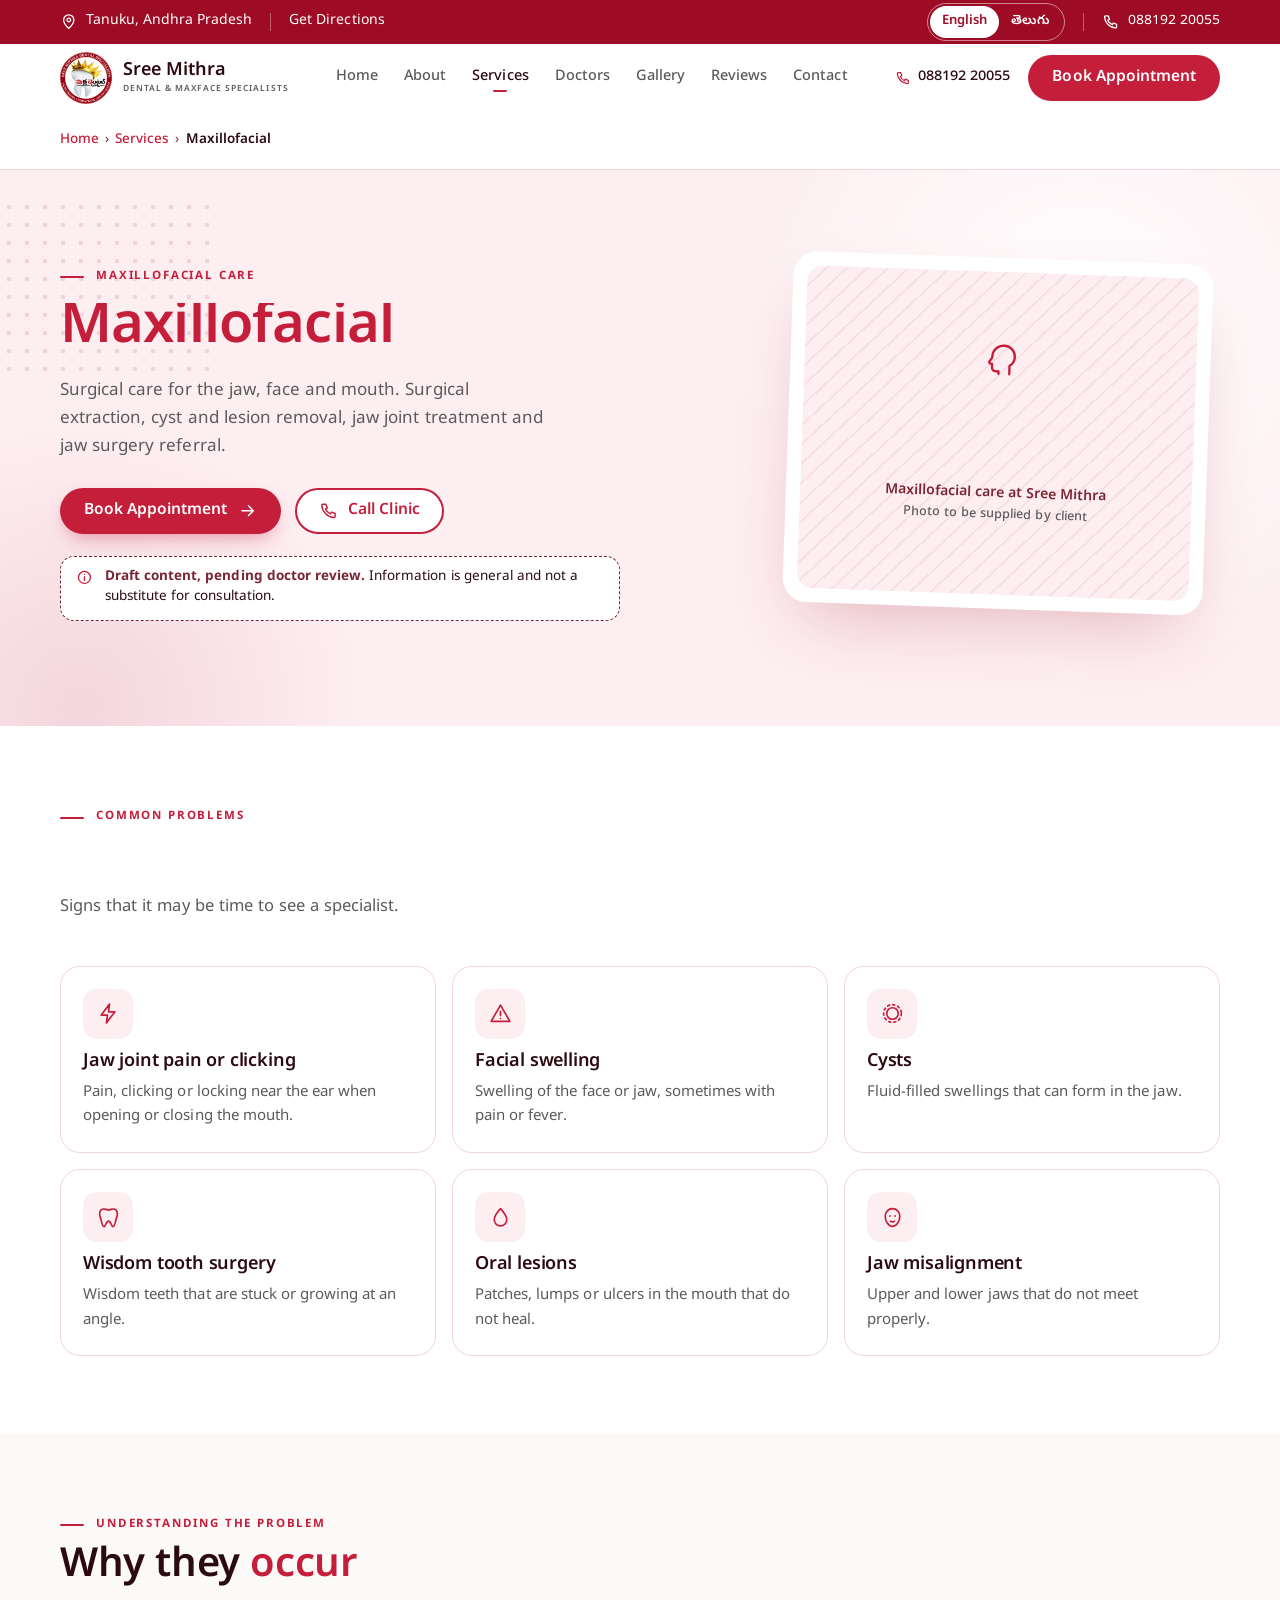
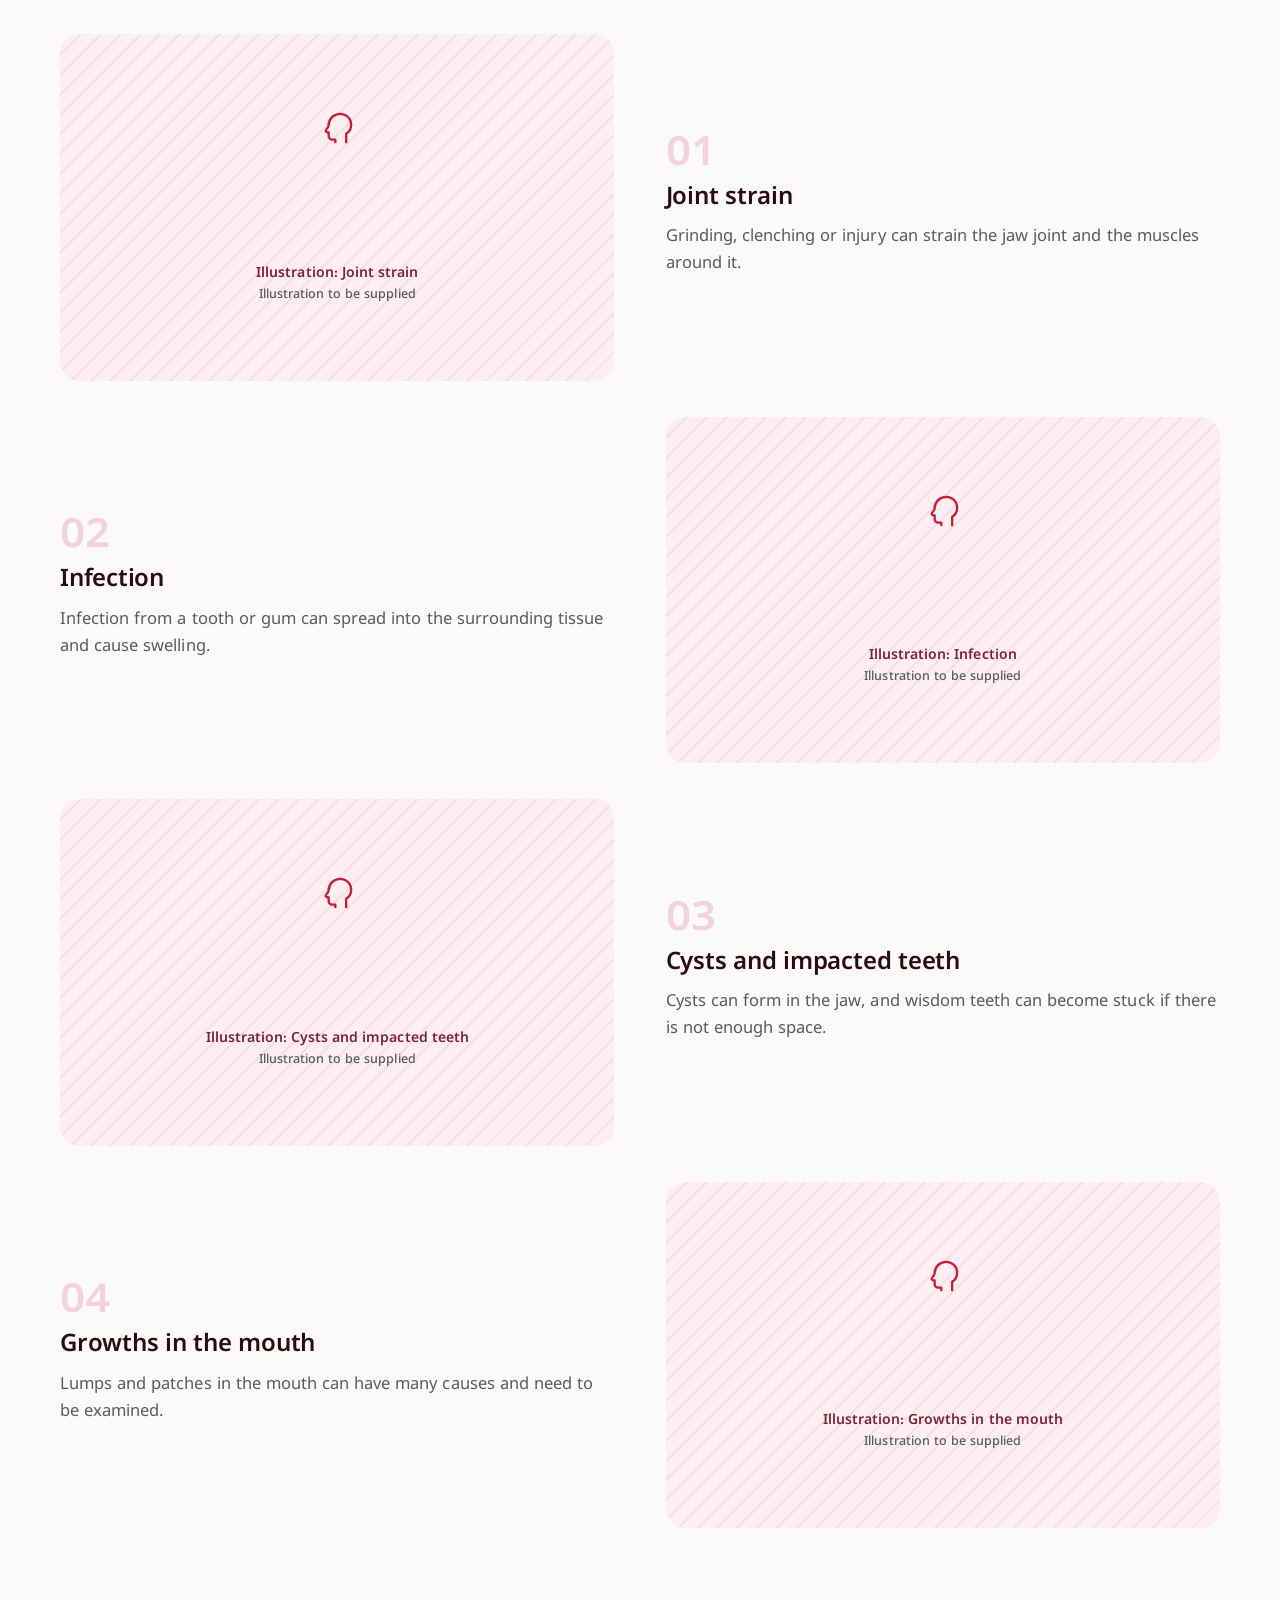
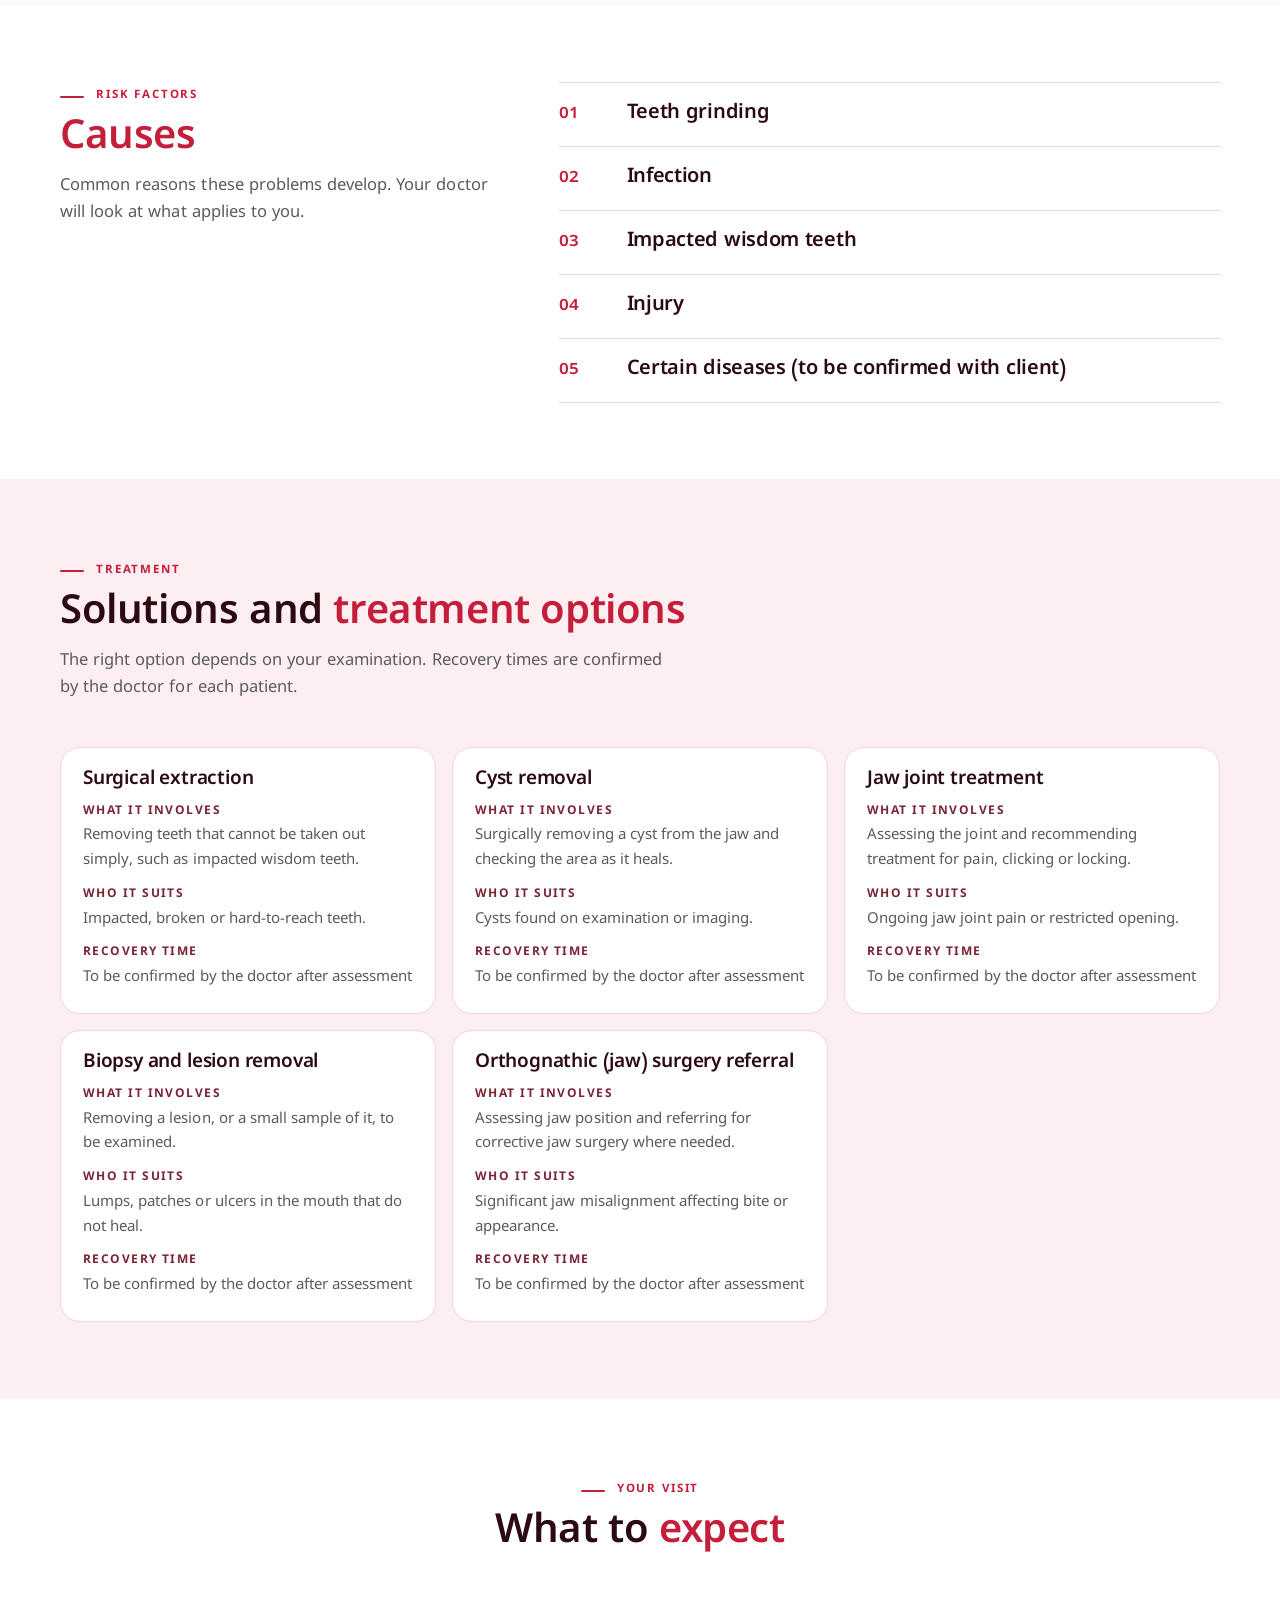
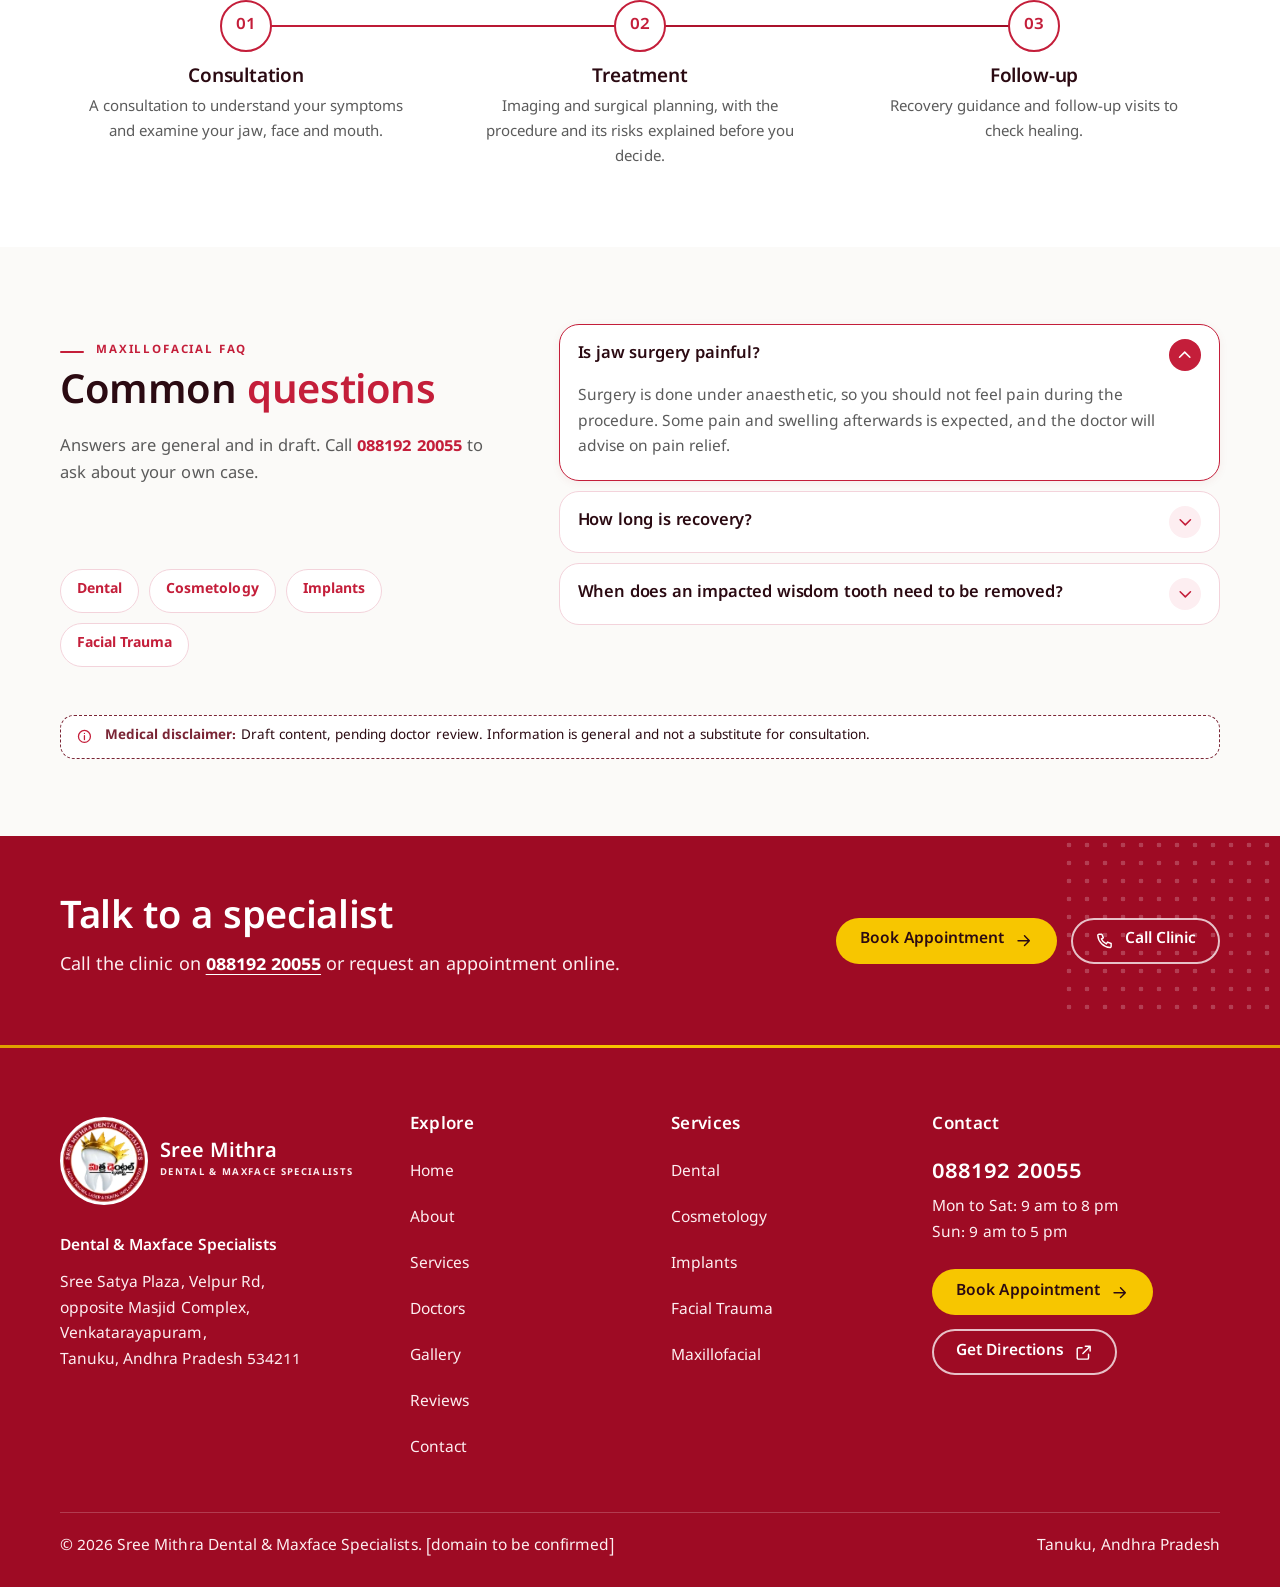
<file: services/maxillofacial/index.html>
<!DOCTYPE html>
<html lang="en">
<head>
<meta charset="utf-8">
<meta name="viewport" content="width=device-width, initial-scale=1">
<title>Maxillofacial | Sree Mithra Dental &amp; Maxface Specialists, Tanuku</title>
<meta name="description" content="Surgical care for the jaw, face and mouth. Surgical extraction, cyst and lesion removal, jaw joint treatment and jaw surgery referral. Sree Mithra, Tanuku.">
<meta name="theme-color" content="#9E0B24">
<script>document.documentElement.classList.add("js");if(window.CSSViewTransitionRule)document.documentElement.classList.add("vt");setTimeout(function(){if(!window.__smReady)document.documentElement.classList.remove("js")},3000);</script>
<!-- Browsers that support it load a service page in the background once the pointer rests on its link,
     so opening it is near instant. Other pages are only fetched ahead. -->
<script type="speculationrules">{"prerender":[{"where":{"selector_matches":"a[href*='services/']"},"eagerness":"moderate"}],"prefetch":[{"where":{"selector_matches":"a.logo, .nav a, .crumbs a"},"eagerness":"moderate"}]}</script>
<!-- Type: Clash Display (headings) + General Sans (text), Fontshare, free for commercial use.
     Noto Sans Telugu covers Telugu text; Google only downloads it when Telugu characters appear. -->
<link rel="icon" type="image/png" sizes="32x32" href="../../assets/img/favicon-32.png">
<link rel="icon" type="image/png" sizes="48x48" href="../../assets/img/favicon-48.png">
<link rel="apple-touch-icon" href="../../assets/img/apple-touch-icon.png">
<link rel="preconnect" href="https://api.fontshare.com" crossorigin>
<link rel="preconnect" href="https://cdn.fontshare.com" crossorigin>
<link rel="stylesheet" href="https://api.fontshare.com/v2/css?f[]=clash-display@500,600&amp;display=swap" media="print" onload="this.media='all'">
<link rel="stylesheet" href="https://api.fontshare.com/v2/css?f[]=general-sans@400,500,600,700&amp;display=swap" media="print" onload="this.media='all'">
<link rel="preconnect" href="https://fonts.googleapis.com">
<link rel="preconnect" href="https://fonts.gstatic.com" crossorigin>
<link rel="stylesheet" href="https://fonts.googleapis.com/css2?family=Noto+Sans+Telugu:wght@500;700&amp;display=swap" media="print" onload="this.media='all'">
<noscript><link rel="stylesheet" href="https://api.fontshare.com/v2/css?f[]=clash-display@500,600&amp;display=swap"><link rel="stylesheet" href="https://api.fontshare.com/v2/css?f[]=general-sans@400,500,600,700&amp;display=swap"><link rel="stylesheet" href="https://fonts.googleapis.com/css2?family=Noto+Sans+Telugu:wght@500;700&amp;display=swap"></noscript>
<link rel="stylesheet" href="../../assets/css/site.css">
</head>
<body id="top">
<svg xmlns="http://www.w3.org/2000/svg" style="display:none" aria-hidden="true"><symbol id="i-arrow" viewBox="0 0 24 24"><path d="M5 12h14M13 6l6 6-6 6"/></symbol><symbol id="i-arrow-left" viewBox="0 0 24 24"><path d="M19 12H5M11 6l-6 6 6 6"/></symbol><symbol id="i-check" viewBox="0 0 24 24"><path d="M5 12.5l4.5 4.5L19 7.5"/></symbol><symbol id="i-phone" viewBox="0 0 24 24"><path d="M5 4h3.5l1.8 4.5-2.3 1.4a11 11 0 0 0 6.1 6.1l1.4-2.3L20 15.5V19a1.5 1.5 0 0 1-1.6 1.5C10.6 20 4 13.4 3.5 5.6A1.5 1.5 0 0 1 5 4z"/></symbol><symbol id="i-pin" viewBox="0 0 24 24"><path d="M12 21s-7-6.2-7-11.5a7 7 0 0 1 14 0C19 14.8 12 21 12 21z"/><circle cx="12" cy="9.5" r="2.5"/></symbol><symbol id="i-clock" viewBox="0 0 24 24"><circle cx="12" cy="12" r="8.5"/><path d="M12 7.5V12l3 2"/></symbol><symbol id="i-calendar" viewBox="0 0 24 24"><rect x="3.5" y="5" width="17" height="15.5" rx="2.5"/><path d="M3.5 10h17M8 3v4M16 3v4"/></symbol><symbol id="i-external" viewBox="0 0 24 24"><path d="M14 4h6v6M20 4l-9 9M18 14v4.5a1.5 1.5 0 0 1-1.5 1.5h-11A1.5 1.5 0 0 1 4 18.5v-11A1.5 1.5 0 0 1 5.5 6H10"/></symbol><symbol id="i-close" viewBox="0 0 24 24"><path d="M6 6l12 12M18 6L6 18"/></symbol><symbol id="i-chevron" viewBox="0 0 24 24"><path d="M6 9l6 6 6-6"/></symbol><symbol id="i-expand" viewBox="0 0 24 24"><path d="M4 9V4h5M20 9V4h-5M4 15v5h5M20 15v5h-5"/></symbol><symbol id="i-image" viewBox="0 0 24 24"><rect x="3.5" y="4.5" width="17" height="15" rx="2.5"/><circle cx="9" cy="10" r="1.8"/><path d="M20.5 16l-5-5-8.5 8.5"/></symbol><symbol id="i-user" viewBox="0 0 24 24"><circle cx="12" cy="8.5" r="4"/><path d="M4.5 20.5a7.5 7.5 0 0 1 15 0"/></symbol><symbol id="i-map" viewBox="0 0 24 24"><path d="M9 4.5l-5.5 2v13l5.5-2 6 2 5.5-2v-13l-5.5 2-6-2zM9 4.5v13M15 6.5v13"/></symbol><symbol id="i-info" viewBox="0 0 24 24"><circle cx="12" cy="12" r="8.5"/><path d="M12 11v5.5M12 7.6v.1"/></symbol><symbol id="i-star" viewBox="0 0 24 24"><path d="M12 3.3l2.6 5.5 6 .7-4.5 4.1 1.2 6-5.3-3-5.3 3 1.2-6L3.4 9.5l6-.7z"/></symbol><symbol id="i-quote" viewBox="0 0 24 24"><path d="M10 7H6.5A1.5 1.5 0 0 0 5 8.5V12h4v5H5M19 7h-3.5A1.5 1.5 0 0 0 14 8.5V12h4v5h-4"/></symbol><symbol id="i-mail" viewBox="0 0 24 24"><rect x="3.5" y="5.5" width="17" height="13" rx="2.5"/><path d="M4 7l8 6 8-6"/></symbol><symbol id="i-sun" viewBox="0 0 24 24"><circle cx="12" cy="12" r="4"/><path d="M12 2.5v2M12 19.5v2M4.6 4.6l1.4 1.4M18 18l1.4 1.4M2.5 12h2M19.5 12h2M4.6 19.4L6 18M18 6l1.4-1.4"/></symbol><symbol id="i-moon" viewBox="0 0 24 24"><path d="M20 14.5A8 8 0 0 1 9.5 4a8 8 0 1 0 10.5 10.5z"/></symbol><symbol id="i-heart" viewBox="0 0 24 24"><path d="M12 20s-7.5-4.6-7.5-10.2A4.3 4.3 0 0 1 12 7a4.3 4.3 0 0 1 7.5 2.8C19.5 15.4 12 20 12 20z"/></symbol><symbol id="i-tooth" viewBox="0 0 24 24"><path d="M7.5 3.8c1.7 0 2.6.9 4.5.9s2.8-.9 4.5-.9c2.6 0 4 2.2 4 4.9 0 2.4-1 4-1.6 6.3-.6 2.4-.9 5.7-2.6 5.7-1.9 0-1.6-5.2-4.3-5.2s-2.4 5.2-4.3 5.2c-1.7 0-2-3.3-2.6-5.7C4.5 12.7 3.5 11.1 3.5 8.7c0-2.7 1.4-4.9 4-4.9z"/></symbol><symbol id="i-implant" viewBox="0 0 24 24"><path d="M8 3.5h8c.8 0 1.5.7 1.5 1.5v1.5c0 1.4-1.1 2.5-2.5 2.5H9A2.5 2.5 0 0 1 6.5 6.5V5c0-.8.7-1.5 1.5-1.5zM9 11h6M9.5 14h5M10 17h4M10.5 20h3M12 9v12"/></symbol><symbol id="i-sparkle" viewBox="0 0 24 24"><path d="M12 3.5l1.9 5.1 5.1 1.9-5.1 1.9L12 17.5l-1.9-5.1L5 10.5l5.1-1.9zM18.5 15.5l.8 2.2 2.2.8-2.2.8-.8 2.2-.8-2.2-2.2-.8 2.2-.8z"/></symbol><symbol id="i-shield" viewBox="0 0 24 24"><path d="M12 3.5l7.5 3v5.3c0 4.4-3.2 8-7.5 9.2-4.3-1.2-7.5-4.8-7.5-9.2V6.5z"/><path d="M12 9v6M9 12h6"/></symbol><symbol id="i-profile" viewBox="0 0 24 24"><path d="M14 3.5c-4 0-7 3-7 6.8 0 1-.9 1.9-1.6 2.9-.4.5-.1 1.2.5 1.3l1.1.2v2.2c0 1.2 1 2.1 2.2 2.1H11v1.5M14 3.5c3.6 0 6.5 2.9 6.5 6.5 0 2.4-1.2 4.3-3 5.5v5"/></symbol><symbol id="i-bolt" viewBox="0 0 24 24"><path d="M13 3L5 13.5h6L10 21l8-10.5h-6z"/></symbol><symbol id="i-thermo" viewBox="0 0 24 24"><path d="M10 14.5V5a2 2 0 0 1 4 0v9.5a4 4 0 1 1-4 0z"/><path d="M12 9v7"/></symbol><symbol id="i-drop" viewBox="0 0 24 24"><path d="M12 3.5s6 6.4 6 10.6a6 6 0 0 1-12 0C6 9.9 12 3.5 12 3.5z"/></symbol><symbol id="i-alert" viewBox="0 0 24 24"><path d="M12 4l9 15.5H3z"/><path d="M12 10v4M12 16.8v.1"/></symbol><symbol id="i-crack" viewBox="0 0 24 24"><path d="M7.5 3.8c1.7 0 2.6.9 4.5.9s2.8-.9 4.5-.9c2.6 0 4 2.2 4 4.9 0 2.4-1 4-1.6 6.3-.6 2.4-.9 5.7-2.6 5.7-1.9 0-1.6-5.2-4.3-5.2s-2.4 5.2-4.3 5.2c-1.7 0-2-3.3-2.6-5.7C4.5 12.7 3.5 11.1 3.5 8.7c0-2.7 1.4-4.9 4-4.9z"/><path d="M12 4.7l-1.5 3 2.5 1.5-1.5 3"/></symbol><symbol id="i-gap" viewBox="0 0 24 24"><rect x="3.5" y="6" width="6" height="12" rx="2.5"/><rect x="14.5" y="6" width="6" height="12" rx="2.5"/><path d="M11 12h2"/></symbol><symbol id="i-layers" viewBox="0 0 24 24"><path d="M12 4l8.5 4.5L12 13 3.5 8.5z"/><path d="M3.5 12.5L12 17l8.5-4.5M3.5 16.5L12 21l8.5-4.5"/></symbol><symbol id="i-smile" viewBox="0 0 24 24"><circle cx="12" cy="12" r="8.5"/><path d="M8 13.5c1 1.6 2.4 2.5 4 2.5s3-.9 4-2.5M9 9.5v.1M15 9.5v.1"/></symbol><symbol id="i-face" viewBox="0 0 24 24"><path d="M12 3.5c4 0 7 3.2 7 7.5 0 5-3.3 9.5-7 9.5S5 16 5 11c0-4.3 3-7.5 7-7.5z"/><path d="M9.5 10.5v.1M14.5 10.5v.1M10 15.5c1.2.8 2.8.8 4 0"/></symbol><symbol id="i-circle" viewBox="0 0 24 24"><circle cx="12" cy="12" r="5.5"/><circle cx="12" cy="12" r="8.5" stroke-dasharray="2 3"/></symbol><symbol id="i-steth" viewBox="0 0 24 24"><path d="M6 3.5v5a4 4 0 0 0 8 0v-5M10 12.5v2a5 5 0 0 0 10 0V12"/><circle cx="20" cy="10" r="2"/></symbol><symbol id="i-users" viewBox="0 0 24 24"><circle cx="9" cy="8.5" r="3.5"/><path d="M2.5 20a6.5 6.5 0 0 1 13 0M16 5.2a3.5 3.5 0 0 1 0 6.6M18 14.2a6.5 6.5 0 0 1 3.5 5.8"/></symbol></svg>

<a class="skip-link" href="#main">Skip to content</a>
<div class="topbar">
  <div class="container topbar__inner">
    <div class="topbar__group">
      <span class="topbar__loc"><svg class="icon" aria-hidden="true" focusable="false"><use href="#i-pin"/></svg><span data-i18n="location">Tanuku, Andhra Pradesh</span></span>
      <span class="topbar__sep" aria-hidden="true"></span>
      <a class="topbar__dir" href="https://www.google.com/maps/place/SREE+MITHRA+DENTAL+SPECIALISTS/@16.7517297,81.6838545,17z/data=!3m1!4b1!4m6!3m5!1s0x3a37b7fa0d0de735:0x3787843e081afac6!8m2!3d16.7517246!4d81.6864294!16s%2Fg%2F11c6dcl9dq" target="_blank" rel="noopener"><span data-i18n="directions">Get Directions</span><span class="sr-only"> (opens Google Maps in a new tab)</span></a>
    </div>
    <div class="topbar__group">
      <div class="lang" role="group" aria-label="Language">
        <button type="button" data-lang="en" aria-pressed="true">English</button>
        <button type="button" data-lang="te" aria-pressed="false" lang="te">తెలుగు</button>
      </div>
      <span class="topbar__sep" aria-hidden="true"></span>
      <a href="tel:+918819220055"><svg class="icon" aria-hidden="true" focusable="false"><use href="#i-phone"/></svg><span><span class="sr-only">Call the clinic on </span>088192 20055</span></a>
    </div>
  </div>
</div>
<header class="header">
  <div class="container header__inner">
    <a class="logo" href="../../" aria-label="Sree Mithra Dental &amp; Maxface Specialists, home">
      
  <picture class="logo__mark" aria-hidden="true"><source type="image/webp" srcset="../../assets/img/logo-96.webp 96w, ../../assets/img/logo-192.webp 192w, ../../assets/img/logo-320.webp 320w" sizes="48px"><img src="../../assets/img/logo-192.png" width="192" height="192" alt="" decoding="async"></picture>
  <span class="logo__text">
    <span class="logo__name">Sree Mithra</span>
    <span class="logo__tag">DENTAL &amp; MAXFACE SPECIALISTS</span>
  </span>
    </a>
    <nav class="nav" aria-label="Main"><a href="../../" data-i18n="home">Home</a><a href="../../#about" data-i18n="about">About</a><a href="../../#services" aria-current="page" data-i18n="services">Services</a><a href="../../#doctors" data-i18n="doctors">Doctors</a><a href="../../#gallery" data-i18n="gallery">Gallery</a><a href="../../#reviews" data-i18n="reviews">Reviews</a><a href="../../#contact" data-i18n="contact">Contact</a></nav>
    <div class="header__cta">
      <a class="call-link" href="tel:+918819220055"><svg class="icon" aria-hidden="true" focusable="false"><use href="#i-phone"/></svg><span><span class="sr-only">Call the clinic on </span>088192 20055</span></a>
      <a class="btn btn--primary btn--sm header__book" href="../../#booking"><span data-i18n="book">Book Appointment</span></a>
      <button class="burger" type="button" aria-expanded="false" aria-controls="mobile-menu" aria-label="Open menu"><span></span><span></span><span></span></button>
    </div>
  </div>
</header>
<div class="mmenu" id="mobile-menu" inert>
  <nav aria-label="Mobile">
    <ul class="mmenu__list">
      <li style="--i:0"><a class="btn btn--primary" href="../../#booking"><span data-i18n="book">Book Appointment</span><svg class="icon icon--arrow" aria-hidden="true" focusable="false"><use href="#i-arrow"/></svg></a></li>
      <li style="--i:1"><a href="../../"><span data-i18n="home">Home</span><svg class="icon icon--arrow" aria-hidden="true" focusable="false"><use href="#i-arrow"/></svg></a></li><li style="--i:2"><a href="../../#about"><span data-i18n="about">About</span><svg class="icon icon--arrow" aria-hidden="true" focusable="false"><use href="#i-arrow"/></svg></a></li><li style="--i:3"><a href="../../#services"><span data-i18n="services">Services</span><svg class="icon icon--arrow" aria-hidden="true" focusable="false"><use href="#i-arrow"/></svg></a></li><li style="--i:4"><a href="../../#doctors"><span data-i18n="doctors">Doctors</span><svg class="icon icon--arrow" aria-hidden="true" focusable="false"><use href="#i-arrow"/></svg></a></li><li style="--i:5"><a href="../../#gallery"><span data-i18n="gallery">Gallery</span><svg class="icon icon--arrow" aria-hidden="true" focusable="false"><use href="#i-arrow"/></svg></a></li><li style="--i:6"><a href="../../#reviews"><span data-i18n="reviews">Reviews</span><svg class="icon icon--arrow" aria-hidden="true" focusable="false"><use href="#i-arrow"/></svg></a></li><li style="--i:7"><a href="../../#contact"><span data-i18n="contact">Contact</span><svg class="icon icon--arrow" aria-hidden="true" focusable="false"><use href="#i-arrow"/></svg></a></li>
    </ul>
  </nav>
  <div class="mmenu__foot">
    <a href="tel:+918819220055">Call 088192 20055</a>
    <a href="https://www.google.com/maps/place/SREE+MITHRA+DENTAL+SPECIALISTS/@16.7517297,81.6838545,17z/data=!3m1!4b1!4m6!3m5!1s0x3a37b7fa0d0de735:0x3787843e081afac6!8m2!3d16.7517246!4d81.6864294!16s%2Fg%2F11c6dcl9dq" target="_blank" rel="noopener">Get Directions<span class="sr-only"> (opens in a new tab)</span></a>
    <span>Mon to Sat 9 am to 8 pm · Sun 9 am to 5 pm</span>
  </div>
</div>
<main id="main">

<nav class="crumbs" aria-label="Breadcrumb">
  <div class="container">
    <ol>
      <li><a href="../../">Home</a></li>
      <li><a href="../../#services">Services</a></li>
      <li><span aria-current="page">Maxillofacial</span></li>
    </ol>
  </div>
</nav>

<section class="hero shero" aria-labelledby="hero-title" data-float-scope>
  <div class="hero__bg" aria-hidden="true"></div>
  <div class="dots" aria-hidden="true"></div>
  <div class="container hero__grid">
    <div class="hero__copy">
      <p class="eyebrow" data-hero style="--d:0ms">Maxillofacial care</p>
      <h1 class="hero__title" id="hero-title" style="margin-top:4px"><span class="line line--2"><span style="--d:40ms">Maxillofacial</span></span></h1>
      <p class="hero__sub" data-hero style="--d:110ms">Surgical care for the jaw, face and mouth. Surgical extraction, cyst and lesion removal, jaw joint treatment and jaw surgery referral.</p>
      <div class="btn-row hero__actions" data-hero style="--d:170ms">
        <a class="btn btn--primary" href="../../?service=maxillofacial#booking">Book Appointment<svg class="icon icon--arrow" aria-hidden="true" focusable="false"><use href="#i-arrow"/></svg></a>
        <a class="btn btn--outline" href="tel:+918819220055"><svg class="icon" aria-hidden="true" focusable="false"><use href="#i-phone"/></svg>Call Clinic</a>
      </div>
      <p class="disclaimer" data-hero style="--d:230ms"><svg class="icon" aria-hidden="true" focusable="false"><use href="#i-info"/></svg><span><strong>Draft content, pending doctor review.</strong> Information is general and not a substitute for consultation.</span></p>
    </div>
    <div class="hero__visual">
      <div class="frame-parallax" data-parallax="22">
        <div class="frame" data-hero="frame" style="--d:90ms">
          <div class="ph ph--shero" role="img" aria-label="Maxillofacial care at Sree Mithra (placeholder, photo to be supplied by client)"><svg class="icon" aria-hidden="true" focusable="false"><use href="#i-profile"/></svg><span>Maxillofacial care at Sree Mithra<small>Photo to be supplied by client</small></span></div>
        </div>
      </div>
    </div>
  </div>
</section>

<section class="section" aria-labelledby="problems-title">
  <div class="container">
    
  <div class="section-head ">
    <div>
      <p class="eyebrow" data-reveal>Common problems</p>
      <h2 class="section-title" id="problems-title" data-reveal>Common <span class="hl">problems</span></h2>
      <p class="section-intro" data-reveal>Signs that it may be time to see a specialist.</p>
    </div>
  </div>
    <div class="problems" data-stagger="80">
      <article class="pcard" data-reveal><div class="icon-box"><svg class="icon" aria-hidden="true" focusable="false"><use href="#i-bolt"/></svg></div><h3>Jaw joint pain or clicking</h3><p>Pain, clicking or locking near the ear when opening or closing the mouth.</p></article><article class="pcard" data-reveal><div class="icon-box"><svg class="icon" aria-hidden="true" focusable="false"><use href="#i-alert"/></svg></div><h3>Facial swelling</h3><p>Swelling of the face or jaw, sometimes with pain or fever.</p></article><article class="pcard" data-reveal><div class="icon-box"><svg class="icon" aria-hidden="true" focusable="false"><use href="#i-circle"/></svg></div><h3>Cysts</h3><p>Fluid-filled swellings that can form in the jaw.</p></article><article class="pcard" data-reveal><div class="icon-box"><svg class="icon" aria-hidden="true" focusable="false"><use href="#i-tooth"/></svg></div><h3>Wisdom tooth surgery</h3><p>Wisdom teeth that are stuck or growing at an angle.</p></article><article class="pcard" data-reveal><div class="icon-box"><svg class="icon" aria-hidden="true" focusable="false"><use href="#i-drop"/></svg></div><h3>Oral lesions</h3><p>Patches, lumps or ulcers in the mouth that do not heal.</p></article><article class="pcard" data-reveal><div class="icon-box"><svg class="icon" aria-hidden="true" focusable="false"><use href="#i-face"/></svg></div><h3>Jaw misalignment</h3><p>Upper and lower jaws that do not meet properly.</p></article>
    </div>
  </div>
</section>

<section class="section section--off" aria-labelledby="why-title">
  <div class="container">
    
  <div class="section-head ">
    <div>
      <p class="eyebrow" data-reveal>Understanding the problem</p>
      <h2 class="section-title" id="why-title" data-reveal>Why they <span class="hl">occur</span></h2>
      
    </div>
  </div>
    <div class="alt">
      
      <div class="alt__row">
        <div class="alt__media" data-reveal="scale"><div class="ph " aria-hidden="true"><svg class="icon" aria-hidden="true" focusable="false"><use href="#i-profile"/></svg><span>Illustration: Joint strain<small>Illustration to be supplied</small></span></div></div>
        <div>
          <span class="alt__label" aria-hidden="true">01</span>
          <h3 data-reveal>Joint strain</h3>
          <p data-reveal>Grinding, clenching or injury can strain the jaw joint and the muscles around it.</p>
        </div>
      </div>
      <div class="alt__row">
        <div class="alt__media" data-reveal="scale"><div class="ph " aria-hidden="true"><svg class="icon" aria-hidden="true" focusable="false"><use href="#i-profile"/></svg><span>Illustration: Infection<small>Illustration to be supplied</small></span></div></div>
        <div>
          <span class="alt__label" aria-hidden="true">02</span>
          <h3 data-reveal>Infection</h3>
          <p data-reveal>Infection from a tooth or gum can spread into the surrounding tissue and cause swelling.</p>
        </div>
      </div>
      <div class="alt__row">
        <div class="alt__media" data-reveal="scale"><div class="ph " aria-hidden="true"><svg class="icon" aria-hidden="true" focusable="false"><use href="#i-profile"/></svg><span>Illustration: Cysts and impacted teeth<small>Illustration to be supplied</small></span></div></div>
        <div>
          <span class="alt__label" aria-hidden="true">03</span>
          <h3 data-reveal>Cysts and impacted teeth</h3>
          <p data-reveal>Cysts can form in the jaw, and wisdom teeth can become stuck if there is not enough space.</p>
        </div>
      </div>
      <div class="alt__row">
        <div class="alt__media" data-reveal="scale"><div class="ph " aria-hidden="true"><svg class="icon" aria-hidden="true" focusable="false"><use href="#i-profile"/></svg><span>Illustration: Growths in the mouth<small>Illustration to be supplied</small></span></div></div>
        <div>
          <span class="alt__label" aria-hidden="true">04</span>
          <h3 data-reveal>Growths in the mouth</h3>
          <p data-reveal>Lumps and patches in the mouth can have many causes and need to be examined.</p>
        </div>
      </div>
    </div>
  </div>
</section>

<section class="section" aria-labelledby="causes-title">
  <div class="container causes-wrap">
    <div>
      <p class="eyebrow" data-reveal>Risk factors</p>
      <h2 class="section-title" id="causes-title" data-reveal><span class="hl">Causes</span></h2>
      <p class="section-intro" data-reveal>Common reasons these problems develop. Your doctor will look at what applies to you.</p>
    </div>
    <ol class="causes" data-stagger="80"><li data-reveal><span>Teeth grinding</span></li><li data-reveal><span>Infection</span></li><li data-reveal><span>Impacted wisdom teeth</span></li><li data-reveal><span>Injury</span></li><li data-reveal><span>Certain diseases (to be confirmed with client)</span></li></ol>
  </div>
</section>

<section class="section section--blush" aria-labelledby="solutions-title">
  <div class="container">
    
  <div class="section-head ">
    <div>
      <p class="eyebrow" data-reveal>Treatment</p>
      <h2 class="section-title" id="solutions-title" data-reveal>Solutions and <span class="hl">treatment options</span></h2>
      <p class="section-intro" data-reveal>The right option depends on your examination. Recovery times are confirmed by the doctor for each patient.</p>
    </div>
  </div>
    <div class="solutions" data-stagger="80">
      
      <article class="solcard" data-reveal>
        <h3>Surgical extraction</h3>
        
        <dl>
          <div><dt>What it involves</dt><dd>Removing teeth that cannot be taken out simply, such as impacted wisdom teeth.</dd></div>
          <div><dt>Who it suits</dt><dd>Impacted, broken or hard-to-reach teeth.</dd></div>
          <div><dt>Recovery time</dt><dd>To be confirmed by the doctor after assessment</dd></div>
        </dl>
      </article>
      <article class="solcard" data-reveal>
        <h3>Cyst removal</h3>
        
        <dl>
          <div><dt>What it involves</dt><dd>Surgically removing a cyst from the jaw and checking the area as it heals.</dd></div>
          <div><dt>Who it suits</dt><dd>Cysts found on examination or imaging.</dd></div>
          <div><dt>Recovery time</dt><dd>To be confirmed by the doctor after assessment</dd></div>
        </dl>
      </article>
      <article class="solcard" data-reveal>
        <h3>Jaw joint treatment</h3>
        
        <dl>
          <div><dt>What it involves</dt><dd>Assessing the joint and recommending treatment for pain, clicking or locking.</dd></div>
          <div><dt>Who it suits</dt><dd>Ongoing jaw joint pain or restricted opening.</dd></div>
          <div><dt>Recovery time</dt><dd>To be confirmed by the doctor after assessment</dd></div>
        </dl>
      </article>
      <article class="solcard" data-reveal>
        <h3>Biopsy and lesion removal</h3>
        
        <dl>
          <div><dt>What it involves</dt><dd>Removing a lesion, or a small sample of it, to be examined.</dd></div>
          <div><dt>Who it suits</dt><dd>Lumps, patches or ulcers in the mouth that do not heal.</dd></div>
          <div><dt>Recovery time</dt><dd>To be confirmed by the doctor after assessment</dd></div>
        </dl>
      </article>
      <article class="solcard" data-reveal>
        <h3>Orthognathic (jaw) surgery referral</h3>
        
        <dl>
          <div><dt>What it involves</dt><dd>Assessing jaw position and referring for corrective jaw surgery where needed.</dd></div>
          <div><dt>Who it suits</dt><dd>Significant jaw misalignment affecting bite or appearance.</dd></div>
          <div><dt>Recovery time</dt><dd>To be confirmed by the doctor after assessment</dd></div>
        </dl>
      </article>
    </div>
  </div>
</section>

<section class="section" aria-labelledby="expect-title">
  <div class="container">
    
  <div class="section-head section-head--center">
    <div>
      <p class="eyebrow" data-reveal>Your visit</p>
      <h2 class="section-title" id="expect-title" data-reveal>What to <span class="hl">expect</span></h2>
      
    </div>
  </div>
    <ol class="expect">
      <li class="expect__step" data-reveal style="--d:0ms"><span class="expect__n">01</span><h3>Consultation</h3><p>A consultation to understand your symptoms and examine your jaw, face and mouth.</p></li><li class="expect__step" data-reveal style="--d:150ms"><span class="expect__n">02</span><h3>Treatment</h3><p>Imaging and surgical planning, with the procedure and its risks explained before you decide.</p></li><li class="expect__step" data-reveal style="--d:300ms"><span class="expect__n">03</span><h3>Follow-up</h3><p>Recovery guidance and follow-up visits to check healing.</p></li>
    </ol>
    
  </div>
</section>

<section class="section section--off" aria-labelledby="sfaq-title">
  <div class="container faq">
    <div class="faq__aside">
      <p class="eyebrow" data-reveal>Maxillofacial FAQ</p>
      <h2 class="section-title" id="sfaq-title" data-reveal>Common <span class="hl">questions</span></h2>
      <p data-reveal>Answers are general and in draft. Call <a href="tel:+918819220055">088192 20055</a> to ask about your own case.</p>
      <p data-reveal style="margin-top:28px;font-weight:600;color:var(--maroon-900)">Other services</p>
      <ul class="other-services" data-reveal><li><a class="chip" href="../../services/dental/">Dental</a></li><li><a class="chip" href="../../services/cosmetology/">Cosmetology</a></li><li><a class="chip" href="../../services/implants/">Implants</a></li><li><a class="chip" href="../../services/facial-trauma/">Facial Trauma</a></li></ul>
    </div>
    <div class="acc" data-stagger="80">
    <div class="acc__item is-open" data-reveal>
      <h3 class="acc__q"><button class="acc__btn" type="button" id="sfaq-b0" aria-expanded="true" aria-controls="sfaq-p0">Is jaw surgery painful?<span class="acc__chev"><svg class="icon" aria-hidden="true" focusable="false"><use href="#i-chevron"/></svg></span></button></h3>
      <div class="acc__panel" id="sfaq-p0" role="region" aria-labelledby="sfaq-b0"><div><p>Surgery is done under anaesthetic, so you should not feel pain during the procedure. Some pain and swelling afterwards is expected, and the doctor will advise on pain relief.</p></div></div>
    </div>
    <div class="acc__item" data-reveal>
      <h3 class="acc__q"><button class="acc__btn" type="button" id="sfaq-b1" aria-expanded="false" aria-controls="sfaq-p1">How long is recovery?<span class="acc__chev"><svg class="icon" aria-hidden="true" focusable="false"><use href="#i-chevron"/></svg></span></button></h3>
      <div class="acc__panel" id="sfaq-p1" role="region" aria-labelledby="sfaq-b1" inert><div><p>Recovery depends on the procedure. The doctor will give you an expected recovery time after assessing your case.</p></div></div>
    </div>
    <div class="acc__item" data-reveal>
      <h3 class="acc__q"><button class="acc__btn" type="button" id="sfaq-b2" aria-expanded="false" aria-controls="sfaq-p2">When does an impacted wisdom tooth need to be removed?<span class="acc__chev"><svg class="icon" aria-hidden="true" focusable="false"><use href="#i-chevron"/></svg></span></button></h3>
      <div class="acc__panel" id="sfaq-p2" role="region" aria-labelledby="sfaq-b2" inert><div><p>Removal is often advised when an impacted wisdom tooth causes pain, infection, damage to nearby teeth or cysts. The doctor will check with an X-ray.</p></div></div>
    </div>
  </div>
  </div>
  <div class="container" style="margin-top:48px">
    <p class="disclaimer" data-reveal><svg class="icon" aria-hidden="true" focusable="false"><use href="#i-info"/></svg><span><strong>Medical disclaimer:</strong> Draft content, pending doctor review. Information is general and not a substitute for consultation.</span></p>
  </div>
</section>

<section class="band" aria-labelledby="band-title">
  <div class="dots" aria-hidden="true"></div>
  <div class="container band__inner">
    <div>
      <h2 id="band-title" data-reveal>Talk to a specialist</h2>
      <p data-reveal>Call the clinic on <a href="tel:+918819220055">088192 20055</a> or request an appointment online.</p>
    </div>
    <div class="btn-row" data-reveal>
      <a class="btn btn--yellow" href="../../?service=maxillofacial#booking">Book Appointment<svg class="icon icon--arrow" aria-hidden="true" focusable="false"><use href="#i-arrow"/></svg></a>
      <a class="btn btn--ghost-light" href="tel:+918819220055"><svg class="icon" aria-hidden="true" focusable="false"><use href="#i-phone"/></svg>Call Clinic</a>
    </div>
  </div>
</section>
</main>

<footer class="footer">
  <div class="container">
    <div class="footer__grid">
      <div>
        <a class="logo" href="../../" aria-label="Sree Mithra, home">
  <picture class="logo__mark" aria-hidden="true"><source type="image/webp" srcset="../../assets/img/logo-96.webp 96w, ../../assets/img/logo-192.webp 192w, ../../assets/img/logo-320.webp 320w" sizes="48px"><img src="../../assets/img/logo-192.png" width="192" height="192" alt="" decoding="async"></picture>
  <span class="logo__text">
    <span class="logo__name">Sree Mithra</span>
    <span class="logo__tag">DENTAL &amp; MAXFACE SPECIALISTS</span>
  </span></a>
        <p class="footer__tag">Dental &amp; Maxface Specialists</p>
        <address style="margin-top:12px">Sree Satya Plaza, Velpur Rd,<br>opposite Masjid Complex, Venkatarayapuram,<br>Tanuku, Andhra Pradesh 534211</address>
      </div>
      <div>
        <h2>Explore</h2>
        <ul>
          <li><a href="../../">Home</a></li>
          <li><a href="../../#about">About</a></li>
          <li><a href="../../#services">Services</a></li>
          <li><a href="../../#doctors">Doctors</a></li>
          <li><a href="../../#gallery">Gallery</a></li>
          <li><a href="../../#reviews">Reviews</a></li>
          <li><a href="../../#contact">Contact</a></li>
        </ul>
      </div>
      <div>
        <h2>Services</h2>
        <ul><li><a href="../../services/dental/">Dental</a></li><li><a href="../../services/cosmetology/">Cosmetology</a></li><li><a href="../../services/implants/">Implants</a></li><li><a href="../../services/facial-trauma/">Facial Trauma</a></li><li><a href="../../services/maxillofacial/">Maxillofacial</a></li></ul>
      </div>
      <div>
        <h2>Contact</h2>
        <a class="tel" href="tel:+918819220055">088192 20055</a>
        <p>Mon to Sat: 9 am to 8 pm<br>Sun: 9 am to 5 pm</p>
        <div class="btn-row">
          <a class="btn btn--yellow" href="../../#booking">Book Appointment<svg class="icon icon--arrow" aria-hidden="true" focusable="false"><use href="#i-arrow"/></svg></a>
          <a class="btn btn--ghost-light" href="https://www.google.com/maps/place/SREE+MITHRA+DENTAL+SPECIALISTS/@16.7517297,81.6838545,17z/data=!3m1!4b1!4m6!3m5!1s0x3a37b7fa0d0de735:0x3787843e081afac6!8m2!3d16.7517246!4d81.6864294!16s%2Fg%2F11c6dcl9dq" target="_blank" rel="noopener">Get Directions<svg class="icon" aria-hidden="true" focusable="false"><use href="#i-external"/></svg><span class="sr-only"> (opens in a new tab)</span></a>
        </div>
      </div>
    </div>
    <div class="footer__bottom">
      <p>© 2026 Sree Mithra Dental &amp; Maxface Specialists. [domain to be confirmed]</p>
      <p>Tanuku, Andhra Pradesh</p>
    </div>
  </div>
</footer>
<a class="btn btn--primary fab" href="../../#booking">Book<svg class="icon" aria-hidden="true" focusable="false"><use href="#i-calendar"/></svg></a>
<nav class="mbar" aria-label="Quick actions">
  <a href="tel:+918819220055"><svg class="icon" aria-hidden="true" focusable="false"><use href="#i-phone"/></svg>Call</a>
  <a href="https://www.google.com/maps/place/SREE+MITHRA+DENTAL+SPECIALISTS/@16.7517297,81.6838545,17z/data=!3m1!4b1!4m6!3m5!1s0x3a37b7fa0d0de735:0x3787843e081afac6!8m2!3d16.7517246!4d81.6864294!16s%2Fg%2F11c6dcl9dq" target="_blank" rel="noopener"><svg class="icon" aria-hidden="true" focusable="false"><use href="#i-pin"/></svg>Directions<span class="sr-only"> (opens in a new tab)</span></a>
</nav>

<script src="../../assets/js/site.js" defer></script>
</body>
</html>
</file>
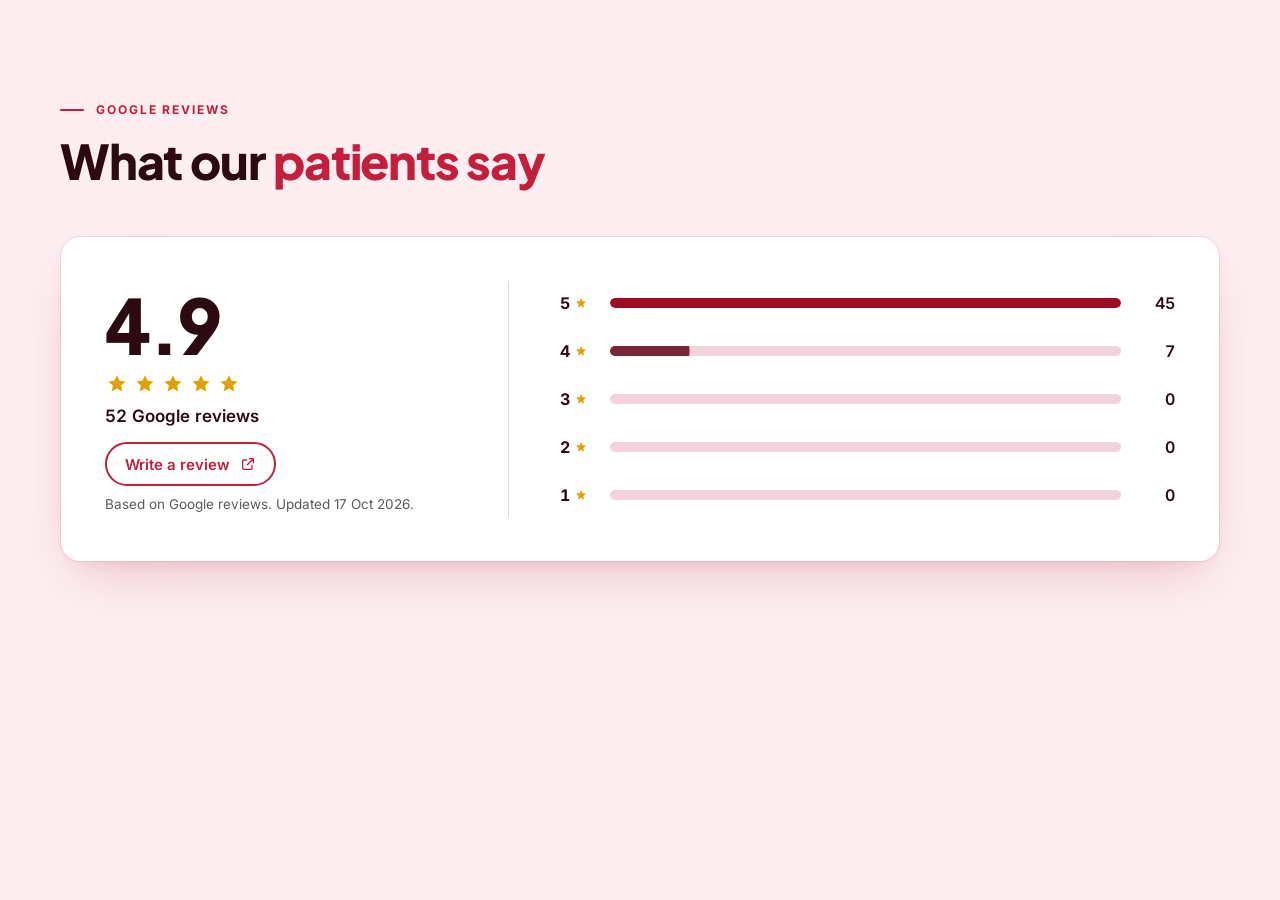
<file: components/rating-overview.html>
<!DOCTYPE html>
<html lang="en">
<head>
<meta charset="utf-8">
<meta name="viewport" content="width=device-width, initial-scale=1">
<title>Rating overview | Sree Mithra</title>
<link rel="preconnect" href="https://fonts.googleapis.com">
<link rel="preconnect" href="https://fonts.gstatic.com" crossorigin>
<link rel="stylesheet" href="https://fonts.googleapis.com/css2?family=Inter:wght@400;500;600;700&family=Plus+Jakarta+Sans:wght@700;800&display=swap">
<style>body { margin: 0; background: #FDEEF1; }</style>
</head>
<body>

<!-- ================================================================
     RATING OVERVIEW BLOCK: copy from here to "END RATING OVERVIEW".
     Edit the numbers in SMR_DATA (top of the <script>) only.
     ================================================================ -->
<section class="smr" aria-labelledby="smr-title">
  <div class="smr__inner">
    <p class="smr__eyebrow">Google Reviews</p>
    <h2 class="smr__title" id="smr-title">What our <span>patients say</span></h2>

    <div class="smr__card" data-smr-card>
      <div class="smr__summary">
        <p class="sr-only" data-smr-announce></p>
        <p class="smr__score" aria-hidden="true"><span data-smr-average></span></p>
        <div class="smr__stars" aria-hidden="true" data-smr-stars></div>
        <p class="smr__total" aria-hidden="true"><span data-smr-total></span> Google reviews</p>
        <a class="smr__write" data-smr-write target="_blank" rel="noopener">
          Write a review
          <svg viewBox="0 0 24 24" aria-hidden="true" focusable="false"><path d="M14 4h6v6M20 4l-9 9M18 14v4.5a1.5 1.5 0 0 1-1.5 1.5h-11A1.5 1.5 0 0 1 4 18.5v-11A1.5 1.5 0 0 1 5.5 6H10"/></svg>
          <span class="sr-only"> (opens Google in a new tab)</span>
        </a>
        <p class="smr__updated" data-smr-updated></p>
      </div>
      <div class="smr__divider" aria-hidden="true"></div>
      <ul class="smr__rows" aria-label="Rating breakdown" data-smr-rows></ul>
    </div>
  </div>
</section>

<style>
  .smr {
    --smr-maroon-900: #2B0A12;
    --smr-crimson: #9E0B24;
    --smr-red: #C41E3A;
    --smr-maroon: #7A2535;
    --smr-blush: #FDEEF1;
    --smr-pink: #F3D3DB;
    --smr-white: #FFFFFF;
    --smr-grey: #5B5B5B;
    --smr-gold: #E0A000;
    --smr-ease: cubic-bezier(0.22, 1, 0.36, 1);
    background: var(--smr-blush);
    padding: clamp(56px, 8vw, 104px) 16px;
    font-family: "Inter", system-ui, -apple-system, "Segoe UI", sans-serif;
    color: var(--smr-grey);
    -webkit-font-smoothing: antialiased;
  }
  .smr *, .smr *::before, .smr *::after { box-sizing: border-box; }
  .smr p, .smr h2, .smr ul { margin: 0; padding: 0; }
  .smr ul { list-style: none; }
  .smr .sr-only { position: absolute; width: 1px; height: 1px; padding: 0; margin: -1px; overflow: hidden; clip: rect(0 0 0 0); white-space: nowrap; border: 0; }
  .smr__inner { max-width: 1160px; margin: 0 auto; }

  .smr__eyebrow {
    display: flex; align-items: center; gap: 12px;
    font-size: 12px; font-weight: 700; letter-spacing: .16em; text-transform: uppercase; color: var(--smr-red);
  }
  .smr__eyebrow::before { content: ""; width: 24px; height: 2px; border-radius: 2px; background: var(--smr-red); }
  .smr__title {
    margin-top: 18px !important; font-family: "Plus Jakarta Sans", system-ui, sans-serif; font-weight: 800;
    font-size: clamp(32px, 4.4vw, 48px); line-height: 1.1; letter-spacing: -0.025em; color: var(--smr-maroon-900);
  }
  .smr__title span { color: var(--smr-red); }

  /* Card */
  .smr__card {
    position: relative; margin-top: clamp(32px, 5vw, 48px);
    display: grid; grid-template-columns: minmax(220px, .8fr) 1px 1.4fr; gap: clamp(24px, 4vw, 56px); align-items: center;
    background: var(--smr-white); border: 1px solid var(--smr-pink); border-radius: 20px;
    padding: clamp(24px, 4vw, 44px);
    box-shadow: 0 6px 18px -10px rgba(158, 11, 36, .14);
  }
  /* Deeper shadow on its own layer so only its opacity animates */
  .smr__card::before {
    content: ""; position: absolute; inset: 0; border-radius: inherit; pointer-events: none; z-index: 0;
    box-shadow: 0 24px 56px -22px rgba(158, 11, 36, .26);
  }
  .smr__card > * { position: relative; z-index: 1; }

  /* Summary */
  .smr__summary { display: grid; justify-items: start; gap: 10px; }
  .smr__score {
    font-family: "Plus Jakarta Sans", system-ui, sans-serif; font-weight: 800; font-size: clamp(56px, 7vw, 76px);
    line-height: 1; letter-spacing: -0.03em; color: var(--smr-maroon-900); font-variant-numeric: tabular-nums;
  }
  .smr__score span { display: inline-block; transform-origin: left bottom; }
  .smr__stars { display: flex; gap: 4px; color: var(--smr-gold); }
  .smr__stars svg { width: 24px; height: 24px; fill: currentColor; }
  .smr__total { font-weight: 600; color: var(--smr-maroon-900); font-size: 17px; font-variant-numeric: tabular-nums; }
  .smr__write {
    display: inline-flex; align-items: center; gap: 10px; min-height: 44px; margin-top: 6px; padding: 8px 18px;
    border: 2px solid var(--smr-red); border-radius: 999px; background: var(--smr-white);
    color: var(--smr-red); font-weight: 600; font-size: 15px; text-decoration: none;
    transition: background-color .25s var(--smr-ease), color .25s var(--smr-ease), transform .35s var(--smr-ease);
  }
  .smr__write svg { width: 16px; height: 16px; fill: none; stroke: currentColor; stroke-width: 2; stroke-linecap: round; stroke-linejoin: round; }
  .smr__write:hover { background: var(--smr-red); color: var(--smr-white); transform: translateY(-2px); }
  .smr__updated { font-size: 13.5px; color: var(--smr-grey); }

  .smr__divider { align-self: stretch; width: 1px; background: var(--smr-pink); transform-origin: top; }

  /* Rows */
  .smr__rows { display: grid; gap: 4px; }
  .smr__row {
    display: grid; grid-template-columns: 36px 1fr 40px; align-items: center; gap: 14px;
    min-height: 44px; padding: 0 10px; margin: 0 -10px; border-radius: 12px;
    color: inherit; text-decoration: none; background: transparent;
    outline: none; transition: background-color .2s var(--smr-ease);
  }
  /* No outline/border by default; hover and keyboard focus get a soft pink tint */
  .smr__row:hover, .smr__row:focus-visible { background: var(--smr-blush); }
  /* Focus ring for keyboard users only */
  .smr__row:focus-visible { outline: 2px solid var(--smr-red); outline-offset: 2px; }
  .smr__label { display: inline-flex; align-items: center; gap: 4px; font-weight: 700; color: var(--smr-maroon-900); font-variant-numeric: tabular-nums; }
  .smr__label svg { width: 14px; height: 14px; fill: var(--smr-gold); }
  .smr__track { position: relative; height: 10px; border-radius: 999px; background: var(--smr-pink); overflow: hidden; }
  .smr__fill {
    position: absolute; inset: 0; border-radius: 999px; background: rgba(196, 30, 58, .45);
    transform-origin: left; transform: scaleX(var(--w, 0));
  }
  .smr__row[data-star="5"] .smr__fill { background: var(--smr-crimson); }
  .smr__row[data-star="4"] .smr__fill { background: var(--smr-maroon); }
  .smr__fill::after { content: ""; position: absolute; inset: 0; border-radius: inherit; background: var(--smr-white); opacity: 0; transition: opacity .25s var(--smr-ease); }
  .smr__row:hover .smr__fill::after, .smr__row:focus-visible .smr__fill::after { opacity: .2; }
  /* Glow: a full-track layer whose right edge follows the fill's front edge */
  .smr__glow { position: absolute; inset: 0; opacity: 0; pointer-events: none; transform: translateX(calc((var(--w, 0) - 1) * 100%)); }
  .smr__glow::after { content: ""; position: absolute; top: -6px; bottom: -6px; right: -12px; width: 28px; background: radial-gradient(closest-side, rgba(255, 255, 255, .95), rgba(255, 255, 255, 0)); }
  .smr__count {
    justify-self: end; font-weight: 600; color: var(--smr-maroon-900); font-variant-numeric: tabular-nums;
    display: inline-block; transition: transform .3s var(--smr-ease);
  }
  .smr__row:hover .smr__count, .smr__row:focus-visible .smr__count { transform: scale(1.05); }

  /* ---------------- Animation (only when JS has armed it) ---------------- */
  .smr__card.is-armed { opacity: 0; transform: translateY(16px); transition: opacity .6s var(--smr-ease), transform .6s var(--smr-ease); }
  .smr__card.is-armed::before { opacity: 0; transition: opacity .6s var(--smr-ease); }
  .smr__card.is-armed .smr__stars svg { opacity: .2; transform: scale(.6); transition: opacity .4s var(--smr-ease), transform .5s var(--smr-ease); }
  .smr__card.is-armed .smr__divider { transform: scaleY(0); transition: transform .9s var(--smr-ease) .25s; }
  .smr__card.is-armed .smr__label { opacity: 0; transform: translateX(-8px); transition: opacity .25s var(--smr-ease), transform .25s var(--smr-ease); }
  .smr__card.is-armed .smr__fill { transform: scaleX(0); transition: transform .8s var(--smr-ease); }
  .smr__card.is-armed .smr__count { opacity: 0; transition: opacity .25s var(--smr-ease), transform .3s var(--smr-ease); }
  .smr__card.is-armed .smr__write { opacity: 0; transition: opacity .3s var(--smr-ease) 1.25s, background-color .25s var(--smr-ease), color .25s var(--smr-ease), transform .35s var(--smr-ease); }

  .smr__card.is-armed.is-in { opacity: 1; transform: none; }
  .smr__card.is-armed.is-in::before { opacity: 1; }
  .smr__card.is-armed.is-in .smr__stars svg { opacity: 1; transform: none; transition-delay: calc(150ms + var(--s) * 80ms); }
  .smr__card.is-armed.is-in .smr__divider { transform: none; }
  .smr__card.is-armed.is-in .smr__label,
  .smr__card.is-armed.is-in .smr__fill,
  .smr__card.is-armed.is-in .smr__count { transition-delay: calc(300ms + var(--i) * 120ms); }
  .smr__card.is-armed.is-in .smr__label { opacity: 1; transform: none; }
  .smr__card.is-armed.is-in .smr__fill { transform: scaleX(var(--w, 0)); }
  .smr__card.is-armed.is-in .smr__count { opacity: 1; }
  .smr__card.is-armed.is-in .smr__write { opacity: 1; }
  .smr__card.is-armed.is-in .smr__glow { animation: smrGlow .8s var(--smr-ease) both; animation-delay: calc(300ms + var(--i) * 120ms); }
  /* After the sequence, hover responds without the stagger delays */
  .smr__card.is-done .smr__label, .smr__card.is-done .smr__fill, .smr__card.is-done .smr__count { transition-delay: 0ms !important; }
  .smr__card.is-done .smr__write { transition-delay: 0ms, 0ms, 0ms, 0ms; }
  .smr__card.is-armed.is-in .smr__row:hover .smr__count,
  .smr__card.is-armed.is-in .smr__row:focus-visible .smr__count { transform: scale(1.05); }
  @keyframes smrGlow {
    0% { opacity: 0; transform: translateX(-100%); }
    8% { opacity: 1; }
    42% { opacity: .9; }
    50% { opacity: 0; }
    100% { opacity: 0; transform: translateX(calc((var(--w, 0) - 1) * 100%)); }
  }
  .smr__score span.is-pulse { animation: smrPulse .35s var(--smr-ease); }
  @keyframes smrPulse { 40% { transform: scale(1.06); } 100% { transform: none; } }

  @media (max-width: 760px) {
    .smr__card { grid-template-columns: 1fr; }
    .smr__divider { width: auto; height: 1px; transform-origin: left; }
    .smr__card.is-armed .smr__divider { transform: scaleX(0); }
    .smr__card.is-armed.is-in .smr__divider { transform: none; }
  }

  @media (prefers-reduced-motion: reduce) {
    .smr *, .smr *::before, .smr *::after, .smr__card, .smr__card::before { transition: none !important; animation: none !important; }
    .smr__glow { display: none; }
  }
</style>

<script>
(function () {
  "use strict";

  /* ---------------- DATA: change the numbers here only ---------------- */
  var SMR_DATA = {
    average: 4.9,
    total: 52,
    // ESTIMATED: replace with the exact counts from the Google listing
    counts: { 5: 45, 4: 7, 3: 0, 2: 0, 1: 0 },
    updated: "17 Oct 2026",
    reviewsUrl: "https://www.google.com/maps/place/SREE+MITHRA+DENTAL+SPECIALISTS/@16.7517297,81.6838545,17z/data=!4m8!3m7!1s0x3a37b7fa0d0de735:0x3787843e081afac6!8m2!3d16.7517246!4d81.6864294!9m1!1b1!16s%2Fg%2F11c6dcl9dq"
  };
  /* -------------------------------------------------------------------- */

  var card = document.querySelector("[data-smr-card]");
  if (!card) return;
  var q = function (s) { return card.querySelector(s); };
  var reduce = window.matchMedia("(prefers-reduced-motion: reduce)").matches;
  var STAR = '<svg viewBox="0 0 24 24" aria-hidden="true" focusable="false"><path d="M12 3.3l2.6 5.5 6 .7-4.5 4.1 1.2 6-5.3-3-5.3 3 1.2-6L3.4 9.5l6-.7z"/></svg>';
  var d = SMR_DATA;
  var stars = [5, 4, 3, 2, 1];
  var max = Math.max.apply(null, stars.map(function (n) { return d.counts[n] || 0; })) || 1;

  /* Render (final values first, so the block is correct even without animation) */
  q("[data-smr-announce]").textContent = "Rated " + d.average.toFixed(1) + " out of 5 from " + d.total + " Google reviews";
  var avgEl = q("[data-smr-average]"), totalEl = q("[data-smr-total]");
  avgEl.textContent = d.average.toFixed(1);
  totalEl.textContent = String(d.total);
  q("[data-smr-stars]").innerHTML = [0, 1, 2, 3, 4].map(function (i) { return STAR.replace("<svg ", '<svg style="--s:' + i + '" '); }).join("");
  var write = q("[data-smr-write]");
  write.href = d.reviewsUrl;
  q("[data-smr-updated]").textContent = "Based on Google reviews. Updated " + d.updated + ".";

  q("[data-smr-rows]").innerHTML = stars.map(function (n, i) {
    var c = d.counts[n] || 0, w = (c / max).toFixed(4);
    var label = n + " star" + (n > 1 ? "s" : "") + ": " + c + " review" + (c === 1 ? "" : "s") + ", opens Google reviews in a new tab";
    return '<li><a class="smr__row" data-star="' + n + '" style="--i:' + i + '" href="' + d.reviewsUrl + '" target="_blank" rel="noopener" aria-label="' + label + '">' +
      '<span class="smr__label" aria-hidden="true">' + n + STAR + "</span>" +
      '<span class="smr__track" aria-hidden="true"><span class="smr__fill" style="--w:' + w + '"></span>' +
      (c > 0 ? '<span class="smr__glow" style="--w:' + w + '"></span>' : "") + "</span>" +
      '<span class="smr__count" aria-hidden="true" data-n="' + c + '">' + c + "</span></a></li>";
  }).join("");

  if (reduce || !("IntersectionObserver" in window)) return; // final values, no motion

  /* Arm the entrance and play it once when the card enters view */
  var countUp = function (dur, delay, draw, done) {
    setTimeout(function () {
      var t0 = performance.now();
      (function tick(t) {
        var p = Math.min(1, Math.max(0, (t - t0) / dur));
        draw(1 - Math.pow(1 - p, 3));
        if (p < 1) requestAnimationFrame(tick); else if (done) done();
      })(t0);
    }, delay);
  };
  var rowCounts = Array.prototype.slice.call(card.querySelectorAll(".smr__count"));
  card.classList.add("is-armed");
  void card.offsetWidth; // commit the hidden start state before the entrance can begin
  avgEl.textContent = "0.0";
  totalEl.textContent = "0";
  rowCounts.forEach(function (el) { el.textContent = "0"; });

  var io = new IntersectionObserver(function (entries) {
    if (!entries[0].isIntersecting) return;
    io.disconnect();
    card.classList.add("is-in");
    countUp(900, 0, function (k) { avgEl.textContent = (d.average * k).toFixed(1); }, function () {
      avgEl.textContent = d.average.toFixed(1);
      avgEl.classList.add("is-pulse");
    });
    countUp(700, 0, function (k) { totalEl.textContent = String(Math.round(d.total * k)); });
    rowCounts.forEach(function (el, i) {
      var n = parseInt(el.getAttribute("data-n"), 10);
      countUp(800, 300 + i * 120, function (k) { el.textContent = String(Math.round(n * k)); });
    });
    setTimeout(function () { card.classList.add("is-done"); }, 1700);
  }, { threshold: 0.2 });
  io.observe(card);
})();
</script>
<!-- ================== END RATING OVERVIEW ================== -->

</body>
</html>
</file>
<file: assets/css/site.css>
/* =====================================================================
   Sree Mithra Dental & Maxface Specialists — site styles
   Palette values are estimates from the reference screenshots.
   TO BE CONFIRMED: sample exact values from the client's logo file.
   ===================================================================== */

:root {
  --maroon-900: #2B0A12;   /* deep maroon: headline line one, dark text */
  --crimson: #9E0B24;      /* brand crimson: top bar, footer, closing band */
  --red: #C41E3A;          /* button red: CTAs, eyebrows, highlights */
  --maroon: #7A2535;       /* heading maroon: subheadings */
  --blush: #FDEEF1;        /* hero + tinted sections */
  --pink: #F3D3DB;         /* borders, dividers, dots */
  --white: #FFFFFF;
  --offwhite: #FBFAF8;
  --grey: #5B5B5B;         /* body text */
  --yellow: #F7C600;       /* accents on crimson only */
  --gold: #E0A000;         /* stars, accents */
  /* Particle field (home hero): ONE solid colour, the brand crimson.
     7.4:1 against the blush hero; kept apart from button red so it never competes with CTAs. */
  --particle-color: var(--crimson);

  --font-head: "Clash Display", "Noto Sans Telugu", system-ui, -apple-system, "Segoe UI", sans-serif;
  --font-body: "General Sans", "Noto Sans Telugu", system-ui, -apple-system, "Segoe UI", sans-serif;

  --radius-sm: 12px;
  --radius: 20px;
  --radius-lg: 28px;
  --shadow-sm: 0 2px 10px rgba(158, 11, 36, .06);
  --shadow: 0 14px 40px -12px rgba(158, 11, 36, .18);
  --shadow-lg: 0 30px 70px -24px rgba(158, 11, 36, .28);
  --ease-out-expo: cubic-bezier(.16, 1, .3, 1);
  --ease: cubic-bezier(.4, 0, .2, 1);

  --container: 1240px;
  --gutter: clamp(16px, 4vw, 40px);
  --section-y: clamp(72px, 9vw, 128px);
  --header-h: 76px;
}

/* ---------- Reset / base ---------- */
*, *::before, *::after { box-sizing: border-box; }
html { -webkit-text-size-adjust: 100%; scroll-padding-top: calc(var(--header-h) + 16px); }
html.lenis, html.lenis body { height: auto; }
.lenis.lenis-smooth { scroll-behavior: auto !important; }
.lenis.lenis-stopped { overflow: hidden; }
/* While the page is scrolling, let the wheel pass over the map instead of being caught by it */
.lenis.lenis-scrolling iframe { pointer-events: none; }
body {
  margin: 0;
  font-family: var(--font-body);
  font-size: 17px;
  line-height: 1.65;
  color: var(--grey);
  background: var(--white);
  overflow-x: hidden;
  -webkit-font-smoothing: antialiased;
}
img, svg { display: block; max-width: 100%; }
main { overflow-x: clip; }
a { color: inherit; text-decoration: none; }
button, input, select, textarea { font: inherit; color: inherit; }
button { cursor: pointer; background: none; border: 0; padding: 0; }
h1, h2, h3, h4 {
  font-family: var(--font-head);
  color: var(--maroon-900);
  letter-spacing: -0.01em;
  line-height: 1.1;
  margin: 0;
  font-weight: 600;
}
p { margin: 0; }
ul, ol { margin: 0; padding: 0; list-style: none; }
.icon { width: 1.25em; height: 1.25em; flex: none; fill: none; stroke: currentColor; stroke-width: 1.8; stroke-linecap: round; stroke-linejoin: round; }
.icon--fill { fill: currentColor; stroke: none; }

:focus-visible { outline: 3px solid var(--red); outline-offset: 3px; border-radius: 6px; }
.footer :focus-visible, .topbar :focus-visible, .band :focus-visible { outline-color: var(--yellow); }

.sr-only {
  position: absolute !important; width: 1px; height: 1px; padding: 0; margin: -1px;
  overflow: hidden; clip: rect(0 0 0 0); white-space: nowrap; border: 0;
}
.skip-link {
  position: fixed; left: 16px; top: -60px; z-index: 1000;
  background: var(--red); color: var(--white); padding: 12px 20px; border-radius: 999px;
  font-weight: 600; transition: top .2s var(--ease);
}
.skip-link:focus { top: 12px; }

.container { width: 100%; max-width: var(--container); margin: 0 auto; padding: 0 var(--gutter); }
.section { padding: var(--section-y) 0; position: relative; }
.section--blush { background: var(--blush); }
.section--off { background: var(--offwhite); }

/* Placeholder marker used across the site */
.tbc {
  display: inline-flex; align-items: center; gap: 6px;
  font-family: var(--font-body); font-size: 11px; font-weight: 600; letter-spacing: .06em;
  text-transform: uppercase; color: var(--maroon);
  background: var(--white); border: 1px dashed var(--maroon); border-radius: 999px;
  padding: 3px 10px; line-height: 1.4; vertical-align: middle;
}
.tbc--dark { color: var(--white); border-color: rgba(255,255,255,.7); background: transparent; }

/* ---------- Typography helpers ---------- */
.eyebrow {
  display: inline-flex; align-items: center; gap: 12px;
  font-size: 12px; font-weight: 700; letter-spacing: .16em; text-transform: uppercase;
  color: var(--red); margin-bottom: 18px;
}
.eyebrow::before { content: ""; width: 24px; height: 2px; background: var(--red); border-radius: 2px; }
.section-title { font-size: clamp(32px, 4.4vw, 48px); }
.section-title .hl, .hl { color: var(--red); }
.section-intro { margin-top: 18px; max-width: 620px; font-size: 18px; }
.section-head { margin-bottom: clamp(40px, 5vw, 64px); }
.section-head--split { display: flex; align-items: flex-end; justify-content: space-between; gap: 32px; flex-wrap: wrap; }
.section-head--center { text-align: center; }
.section-head--center .section-intro { margin-left: auto; margin-right: auto; }

/* ---------- Buttons ---------- */
.btn {
  --mx: 0px; --my: 0px; --lift: 0px;
  display: inline-flex; align-items: center; justify-content: center; gap: 10px;
  min-height: 48px; padding: 12px 26px; border-radius: 999px;
  font-weight: 600; font-size: 16px; line-height: 1.2; white-space: nowrap;
  border: 2px solid transparent;
  transform: translate3d(var(--mx), calc(var(--my) - var(--lift)), 0);
  transition: transform .35s var(--ease-out-expo), box-shadow .35s var(--ease), background-color .25s var(--ease), color .25s var(--ease), border-color .25s var(--ease);
}
.btn .icon { transition: transform .35s var(--ease-out-expo); }
.btn:hover { --lift: 2px; }
.btn:hover .icon--arrow { transform: translateX(3px); }
.btn--primary { background: var(--red); color: var(--white); box-shadow: 0 8px 20px -8px rgba(196, 30, 58, .55); }
.btn--primary:hover { background: var(--crimson); box-shadow: 0 14px 30px -10px rgba(196, 30, 58, .7); }
.btn--outline { border-color: var(--red); color: var(--red); background: var(--white); }
.btn--outline:hover { background: var(--red); color: var(--white); box-shadow: 0 14px 30px -12px rgba(196, 30, 58, .55); }
.btn--sm { min-height: 44px; padding: 8px 18px; font-size: 15px; }
.btn--yellow { background: var(--yellow); color: var(--maroon-900); }
.btn--yellow:hover { background: var(--gold); box-shadow: 0 14px 30px -12px rgba(43, 10, 18, .5); }
.btn--ghost-light { border-color: rgba(255,255,255,.75); color: var(--white); }
.btn--ghost-light:hover { background: var(--white); color: var(--crimson); }
.btn-row { display: flex; flex-wrap: wrap; gap: 14px; }

.link-arrow {
  display: inline-flex; align-items: center; gap: 8px; min-height: 44px;
  color: var(--red); font-weight: 600;
}
.link-arrow .icon { transition: transform .3s var(--ease-out-expo); }
.link-arrow:hover .icon { transform: translateX(4px); }
.link-arrow:hover span { text-decoration: underline; text-underline-offset: 4px; }

/* ---------- Top bar ---------- */
.topbar { background: var(--crimson); color: var(--white); font-size: 14px; }
.topbar__inner { display: flex; align-items: center; justify-content: space-between; gap: 16px; min-height: 44px; }
.topbar__group { display: flex; align-items: center; gap: 18px; }
.topbar a { display: inline-flex; align-items: center; gap: 8px; min-height: 44px; }
.topbar a:hover { text-decoration: underline; text-underline-offset: 3px; }
.topbar__loc { display: inline-flex; align-items: center; gap: 8px; }
.lang { display: inline-flex; border: 1px solid rgba(255,255,255,.5); border-radius: 999px; padding: 2px; }
.lang button { min-height: 32px; min-width: 44px; padding: 2px 12px; border-radius: 999px; font-size: 13px; font-weight: 600; color: var(--white); }
.lang button[aria-pressed="true"] { background: var(--white); color: var(--crimson); }
.topbar__sep { width: 1px; height: 18px; background: rgba(255,255,255,.35); }

/* ---------- Header / nav ---------- */
.header {
  position: sticky; top: 0; z-index: 100; background: var(--white);
  transition: box-shadow .3s var(--ease);
}
.header.is-scrolled { box-shadow: 0 6px 24px -10px rgba(43, 10, 18, .18); }
.header__inner { display: flex; align-items: center; justify-content: space-between; gap: 24px; height: var(--header-h); }

/* Logo placeholder — replace with the client's logo file when supplied */
.logo { display: inline-flex; align-items: center; gap: 12px; min-height: 44px; }
.logo__mark {
  width: 46px; height: 46px; border-radius: 14px; flex: none;
  display: grid; place-items: center;
  background: var(--red); color: var(--white);
  font-family: var(--font-body); font-size: 20px; font-weight: 700; line-height: 1;
}
.logo__text { display: flex; flex-direction: column; line-height: 1.1; }
.logo__name { font-family: var(--font-head); font-weight: 600; font-size: 20px; color: var(--maroon-900); letter-spacing: 0; }
.logo__tag { white-space: nowrap; font-size: 9.5px; font-weight: 700; letter-spacing: .14em; color: var(--maroon); margin-top: 4px; }

.nav { display: flex; align-items: center; gap: 4px; }
.nav a {
  position: relative; padding: 10px 12px; min-height: 44px; display: inline-flex; align-items: center;
  font-size: 15px; font-weight: 500; color: var(--maroon-900);
}
.nav a::after {
  content: ""; position: absolute; left: 12px; right: 12px; bottom: 6px; height: 2px; background: var(--red);
  transform: scaleX(0); transform-origin: left; transition: transform .35s var(--ease-out-expo);
}
.nav a:hover::after, .nav a[aria-current]::after { transform: scaleX(1); }
.header__cta { display: flex; align-items: center; gap: 14px; }
.call-link { white-space: nowrap; display: inline-flex; align-items: center; gap: 8px; min-height: 44px; font-weight: 600; color: var(--maroon-900); font-size: 15px; }
.call-link .icon { color: var(--red); }
.call-link:hover { color: var(--red); }

.burger { display: none; width: 48px; height: 48px; border-radius: 14px; background: var(--blush); position: relative; z-index: 201; }
.burger span { position: absolute; left: 14px; right: 14px; height: 2px; background: var(--maroon-900); border-radius: 2px; transition: transform .35s var(--ease-out-expo), opacity .2s; }
.burger span:nth-child(1) { top: 17px; }
.burger span:nth-child(2) { top: 23px; }
.burger span:nth-child(3) { top: 29px; }
.burger[aria-expanded="true"] span:nth-child(1) { transform: translateY(6px) rotate(45deg); }
.burger[aria-expanded="true"] span:nth-child(2) { opacity: 0; }
.burger[aria-expanded="true"] span:nth-child(3) { transform: translateY(-6px) rotate(-45deg); }

.mmenu {
  position: fixed; inset: 0; z-index: 200; background: var(--white);
  padding: calc(var(--header-h) + 24px) var(--gutter) 40px;
  display: flex; flex-direction: column; overflow-y: auto;
  opacity: 0; visibility: hidden; transition: opacity .35s var(--ease), visibility 0s .35s;
}
.mmenu.is-open { opacity: 1; visibility: visible; transition: opacity .35s var(--ease); }
.mmenu__list li { opacity: 0; transform: translateY(16px); transition: opacity .45s var(--ease-out-expo), transform .45s var(--ease-out-expo); }
.mmenu.is-open .mmenu__list li { opacity: 1; transform: none; transition-delay: calc(var(--i) * 55ms + 80ms); }
.mmenu__list a:not(.btn) {
  display: flex; justify-content: space-between; align-items: center; padding: 16px 0; min-height: 56px;
  font-family: var(--font-head); font-size: 26px; font-weight: 600; color: var(--maroon-900);
  border-bottom: 1px solid var(--pink);
}
.mmenu__list .btn { width: 100%; margin-bottom: 12px; min-height: 56px; font-size: 17px; }
.mmenu__foot { margin-top: auto; padding-top: 28px; display: grid; gap: 8px; font-size: 15px; }
.mmenu__foot a { color: var(--red); font-weight: 600; }

/* ---------- Hero ---------- */
.hero { position: relative; background: var(--blush); overflow: hidden; padding: clamp(56px, 7vw, 104px) 0 clamp(80px, 9vw, 128px); }
.hero__bg { position: absolute; inset: 0; pointer-events: none; }
.hero__bg::before {
  content: ""; position: absolute; width: 720px; height: 720px; right: -160px; top: -200px;
  background: radial-gradient(closest-side, rgba(255,255,255,.95), rgba(255,255,255,0));
}
.hero__bg::after {
  content: ""; position: absolute; width: 560px; height: 560px; left: -200px; bottom: -260px;
  background: radial-gradient(closest-side, rgba(243, 211, 219, .9), rgba(243, 211, 219, 0));
}
.dots {
  position: absolute; width: 220px; height: 180px; pointer-events: none;
  background-image: radial-gradient(var(--pink) 2.2px, transparent 2.6px);
  background-size: 18px 18px;
}
.hero .dots { top: 28px; left: 0; }
.hero__grid { position: relative; display: grid; grid-template-columns: 1.2fr .8fr; gap: clamp(32px, 4vw, 56px); align-items: center; }
.pill-outline {
  display: inline-flex; align-items: center; gap: 10px; padding: 8px 18px; border-radius: 999px;
  border: 1.5px solid var(--red); color: var(--red); background: rgba(255,255,255,.6);
  font-size: 12px; font-weight: 700; letter-spacing: .16em; text-transform: uppercase;
}
.pill-outline .dot { width: 6px; height: 6px; border-radius: 50%; background: var(--red); }
.hero__title { margin-top: 26px; font-size: clamp(40px, 4.3vw, 66px); line-height: 1.02; letter-spacing: -0.015em; }
.hero__title .line { display: block; overflow: hidden; padding-bottom: .08em; margin-bottom: -.08em; }
.hero__title .line > span { display: block; }
@media (min-width: 1280px) { .hero__title .line { white-space: nowrap; } }
.hero__title .line--2 { color: var(--red); }
.hero__sub { margin-top: 24px; max-width: 540px; font-size: 18.5px; }
.hero__actions { margin-top: 34px; }
.chips { display: flex; flex-wrap: wrap; gap: 10px; margin-top: 28px; }
.chip {
  display: inline-flex; align-items: center; min-height: 36px; padding: 6px 16px; border-radius: 999px;
  background: var(--white); border: 1px solid var(--pink); font-size: 14px; font-weight: 500; color: var(--maroon);
}
a.chip { min-height: 44px; transition: border-color .25s, color .25s, transform .3s var(--ease-out-expo); }
a.chip:hover { border-color: var(--red); color: var(--red); transform: translateY(-2px); }
.stat-card {
  display: inline-flex; align-items: center; gap: 18px; margin-top: 34px;
  background: var(--white); border-radius: var(--radius); padding: 16px 22px 16px 18px; box-shadow: var(--shadow);
}
.stat-card__num { font-family: var(--font-head); font-size: 40px; font-weight: 600; color: var(--red); line-height: 1; min-width: 56px; text-align: center; }
.stat-card__label { font-weight: 600; color: var(--maroon-900); line-height: 1.3; }
.stat-card__label .tbc { margin-top: 6px; }

.hero__visual { position: relative; padding: 24px 12px 40px; }
.frame-parallax { will-change: transform; }
.frame {
  position: relative; background: var(--white); border-radius: var(--radius-lg); padding: 14px;
  box-shadow: var(--shadow-lg); transform: rotate(2deg);
}
.frame--left { transform: rotate(-2deg); }
.ph {
  position: relative; display: grid; place-items: center; text-align: center; gap: 8px;
  border-radius: calc(var(--radius-lg) - 8px); overflow: hidden;
  background:
    repeating-linear-gradient(135deg, rgba(243,211,219,.55) 0 2px, transparent 2px 14px),
    var(--blush);
  color: var(--maroon); font-size: 14px; font-weight: 600; padding: 24px;
}
.ph .icon { width: 40px; height: 40px; color: var(--red); stroke-width: 1.4; margin: 0 auto 6px; }
.ph small { display: block; font-weight: 500; font-size: 12.5px; color: var(--grey); }
.ph img { position: absolute; inset: 0; width: 100%; height: 100%; object-fit: cover; }
.ph--hero { aspect-ratio: 4 / 4.6; }
.badge {
  position: absolute; z-index: 2; display: flex; align-items: center; gap: 12px;
  background: var(--white); border-radius: 18px; padding: 12px 18px 12px 12px; box-shadow: var(--shadow);
  font-size: 14px; font-weight: 600; color: var(--maroon-900); line-height: 1.25;
}
.badge small { display: block; font-weight: 500; color: var(--grey); font-size: 12.5px; }
.badge__icon { width: 40px; height: 40px; border-radius: 12px; display: grid; place-items: center; background: var(--blush); color: var(--red); flex: none; }
.badge--1 { left: -28px; top: 18%; }
.badge--2 { right: -18px; bottom: 16%; }
.badge-round {
  position: absolute; z-index: 2; right: -6px; top: -4px; width: 76px; height: 76px; border-radius: 50%;
  background: var(--crimson); color: var(--white); display: grid; place-items: center;
  box-shadow: 0 16px 32px -12px rgba(158, 11, 36, .7); border: 5px solid var(--white);
}
.badge-round .icon { width: 30px; height: 30px; }
.float { animation: float 5.5s ease-in-out infinite; }
.float--b { animation-duration: 6s; animation-delay: -2s; }
.float--c { animation-duration: 5s; animation-delay: -3.5s; }
.is-offscreen .float { animation-play-state: paused; }
@keyframes float { 0%, 100% { transform: translateY(0); } 50% { transform: translateY(-5px); } }

.scroll-cue {
  position: absolute; left: 50%; bottom: 22px; transform: translateX(-50%);
  display: flex; flex-direction: column; align-items: center; gap: 8px;
  font-size: 11px; font-weight: 600; letter-spacing: .16em; text-transform: uppercase; color: var(--maroon);
  transition: opacity .5s var(--ease);
}
.scroll-cue__mouse { width: 22px; height: 34px; border: 2px solid var(--maroon); border-radius: 12px; position: relative; }
.scroll-cue__mouse::after { content: ""; position: absolute; left: 50%; top: 6px; width: 3px; height: 7px; margin-left: -1.5px; border-radius: 2px; background: var(--red); animation: cue 1.8s var(--ease) infinite; }
.scroll-cue.is-hidden { opacity: 0; pointer-events: none; }
@keyframes cue { 0% { opacity: 0; transform: translateY(0); } 30% { opacity: 1; } 100% { opacity: 0; transform: translateY(10px); } }

/* ---------- Service cards ---------- */
.services-grid { display: grid; grid-template-columns: repeat(6, 1fr); gap: 24px; }
.services-grid > * { grid-column: span 2; }
.services-grid > :nth-child(4) { grid-column: 2 / span 2; }
.services-grid > :nth-child(5) { grid-column: 4 / span 2; }
.scard {
  position: relative; display: flex; flex-direction: column; background: var(--white);
  border: 1px solid var(--pink); border-radius: var(--radius); padding: 30px 28px 24px; overflow: hidden;
  transition: translate .5s var(--ease-out-expo), box-shadow .5s var(--ease);
}
.scard::before {
  content: ""; position: absolute; left: 0; right: 0; top: 0; height: 4px;
  background: linear-gradient(90deg, var(--red), var(--yellow));
  transform: scaleX(0); transform-origin: left; transition: transform .55s var(--ease-out-expo);
}
.scard:hover, .scard:focus-within { translate: 0 -6px; box-shadow: var(--shadow); }
.scard:hover::before, .scard:focus-within::before { transform: scaleX(1); }
.scard__num { position: absolute; top: 18px; right: 24px; font-family: var(--font-head); font-size: 44px; font-weight: 600; color: var(--pink); line-height: 1; }
.icon-box {
  width: 60px; height: 60px; border-radius: 16px; background: var(--blush); color: var(--red);
  display: grid; place-items: center; transition: transform .5s var(--ease-out-expo);
}
.icon-box .icon { width: 30px; height: 30px; stroke-width: 1.6; }
.scard:hover .icon-box { transform: rotate(-8deg) scale(1.05); }
.scard__title { margin-top: 22px; font-size: 23px; }
.scard__sub { margin-top: 6px; font-size: 15.5px; }
.checks { display: grid; gap: 10px; margin-top: 18px; }
.checks li { display: flex; gap: 10px; align-items: flex-start; font-size: 15.5px; line-height: 1.5; color: var(--maroon-900); }
.checks .icon { color: var(--red); width: 18px; height: 18px; margin-top: 3px; stroke-width: 2.4; }
.scard__foot { position: relative; margin-top: auto; padding-top: 18px; display: flex; align-items: center; justify-content: space-between; gap: 12px; flex-wrap: wrap; }
.scard__body { flex: 1; padding-bottom: 22px; }

/* ---------- About ---------- */
.about { display: grid; grid-template-columns: .9fr 1.1fr; gap: clamp(36px, 6vw, 88px); align-items: center; }
.about__card {
  position: relative; background: var(--white); border-radius: var(--radius-lg); box-shadow: var(--shadow-lg);
  padding: clamp(28px, 4vw, 48px); text-align: center; overflow: hidden;
}
.about__card .dots { right: -20px; bottom: -20px; width: 160px; height: 120px; }
.about__logo {
  margin: 0 auto; width: 100%; max-width: 320px; aspect-ratio: 1.3; border-radius: var(--radius);
  border: 2px dashed var(--pink); display: grid; place-items: center; align-content: center; gap: 10px; padding: 20px;
}
.about__logo .logo__mark { width: 72px; height: 72px; font-size: 32px; border-radius: 20px; margin: 0 auto; }
.about__logo .logo__name { font-size: 28px; }
.about__big { margin-top: 28px; font-family: var(--font-head); font-size: clamp(56px, 7vw, 84px); font-weight: 600; color: var(--crimson); line-height: 1; }
.about__big-label { font-weight: 600; color: var(--maroon-900); margin-top: 6px; }
.about p + p { margin-top: 16px; }
.about__text p { font-size: 17.5px; }
.tiles { display: grid; grid-template-columns: 1fr 1fr; gap: 14px; margin: 32px 0 34px; }
.tile { display: flex; align-items: center; gap: 12px; padding: 16px 18px; border-radius: var(--radius-sm); background: var(--white); box-shadow: var(--shadow-sm); font-weight: 600; color: var(--maroon-900); line-height: 1.35; }
.tile__check { width: 30px; height: 30px; border-radius: 50%; background: var(--red); color: var(--white); display: grid; place-items: center; flex: none; }
.tile__check .icon { width: 16px; height: 16px; stroke-width: 3; }

/* ---------- Why choose us ---------- */
.why { display: grid; grid-template-columns: repeat(4, 1fr); gap: clamp(20px, 3vw, 40px); }
.why__col { position: relative; padding-top: 30px; }
.why__rule { position: absolute; left: 0; right: 0; top: 0; height: 2px; background: var(--pink); overflow: hidden; }
.why__rule::after { content: ""; position: absolute; inset: 0; background: var(--crimson); transform: scaleX(0); transform-origin: left; transition: transform 1s var(--ease-out-expo) .2s; }
.why__col.is-in .why__rule::after, html:not(.js) .why__rule::after { transform: scaleX(1); }
.why__top { display: flex; align-items: center; justify-content: space-between; }
.why__num { font-family: var(--font-head); font-weight: 600; font-size: 15px; color: var(--maroon); letter-spacing: .06em; }
.why__col h3 { font-size: 22px; margin-top: 22px; }
.why__col p { margin-top: 10px; font-size: 16px; }

/* ---------- Doctors ---------- */
.doctors { display: grid; gap: clamp(56px, 8vw, 104px); }
.doc { display: grid; grid-template-columns: .85fr 1.15fr; gap: clamp(32px, 6vw, 88px); align-items: center; }
.doc:nth-child(even) { grid-template-columns: 1.15fr .85fr; }
.doc:nth-child(even) .doc__media { order: 2; }
.doc__media { position: relative; }
.doc__photo { border-radius: var(--radius-lg); box-shadow: var(--shadow-lg); overflow: hidden; background: var(--white); padding: 12px; }
.doc__photo .ph { aspect-ratio: 4 / 4.8; }
.doc__media .dots { left: -30px; bottom: -30px; width: 150px; height: 130px; z-index: -1; }
.doc:nth-child(even) .doc__media .dots { left: auto; right: -30px; }
.doc__name { font-size: clamp(28px, 3.4vw, 38px); }
.doc__deg { margin-top: 8px; font-weight: 600; color: var(--maroon); font-size: 17px; display: flex; flex-wrap: wrap; gap: 10px; align-items: center; }
.quote { margin: 26px 0; padding: 18px 22px; border-left: 4px solid var(--crimson); background: var(--blush); border-radius: 0 var(--radius-sm) var(--radius-sm) 0; font-style: italic; color: var(--maroon-900); }
.quote .tbc { font-style: normal; margin-left: 6px; }
.doc__list-title { font-family: var(--font-head); font-weight: 600; color: var(--maroon); font-size: 18px; letter-spacing: -0.01em; }
.doc__list { margin: 10px 0 28px; }
.doc__list li { display: flex; align-items: center; gap: 12px; padding: 12px 0; border-bottom: 1px solid var(--pink); color: var(--maroon-900); font-weight: 500; }
.doc__list .icon { color: var(--red); width: 18px; height: 18px; stroke-width: 2.4; }
.doc__meta { font-size: 14px; margin-bottom: 22px; display: flex; flex-wrap: wrap; gap: 8px 14px; align-items: center; }

/* ---------- Booking ---------- */
.booking { display: grid; grid-template-columns: .8fr 1.2fr; gap: clamp(32px, 6vw, 80px); align-items: start; }
.steps { display: grid; gap: 0; margin-top: 34px; counter-reset: s; }
.steps li { position: relative; display: flex; gap: 18px; padding-bottom: 28px; }
.steps li:not(:last-child)::before { content: ""; position: absolute; left: 21px; top: 46px; bottom: 4px; width: 2px; background: var(--pink); }
.steps__n { width: 44px; height: 44px; border-radius: 50%; background: var(--white); border: 2px solid var(--red); color: var(--red); display: grid; place-items: center; font-family: var(--font-head); font-weight: 600; flex: none; }
.steps h3 { font-size: 19px; margin-top: 10px; }
.steps p { font-size: 15.5px; margin-top: 4px; }
.booking__aside-contact { margin-top: 8px; padding: 22px; border-radius: var(--radius); background: var(--white); box-shadow: var(--shadow-sm); }
.booking__aside-contact p { font-size: 15px; }
.booking__aside-contact a.tel { font-family: var(--font-head); font-weight: 600; font-size: 26px; color: var(--crimson); display: inline-block; margin: 4px 0 14px; }

.form-card { background: var(--white); border-radius: var(--radius-lg); box-shadow: var(--shadow-lg); padding: clamp(24px, 4vw, 44px); position: relative; }
.form-grid { display: grid; grid-template-columns: 1fr 1fr; gap: 20px 18px; }
.field { display: flex; flex-direction: column; gap: 8px; }
.field--full { grid-column: 1 / -1; }
.field label, .field .label { font-size: 14.5px; font-weight: 600; color: var(--maroon-900); }
.req { color: var(--red); margin-left: 2px; }
.opt { font-weight: 400; color: var(--grey); font-size: 13px; }
.input {
  width: 100%; min-height: 50px; padding: 12px 16px; border-radius: 14px;
  border: 1.5px solid var(--pink); background: var(--offwhite); color: var(--maroon-900); font-size: 16px;
  transition: border-color .2s, box-shadow .2s, background-color .2s;
}
textarea.input { min-height: 110px; resize: vertical; }
select.input {
  appearance: none; -webkit-appearance: none; padding-right: 44px;
  background-image: linear-gradient(45deg, transparent 50%, var(--red) 50%), linear-gradient(135deg, var(--red) 50%, transparent 50%);
  background-position: calc(100% - 22px) 50%, calc(100% - 16px) 50%; background-size: 6px 6px; background-repeat: no-repeat;
}
.input:hover { border-color: var(--maroon); }
.input:focus { outline: none; border-color: var(--red); background-color: var(--white); box-shadow: 0 0 0 4px rgba(196, 30, 58, .15); }
.field.has-error .input { border-color: var(--red); background-color: var(--white); }
.field__error { font-size: 13.5px; color: var(--red); font-weight: 500; display: none; align-items: center; gap: 6px; }
.field.has-error .field__error { display: flex; animation: fadeIn .3s var(--ease); }
.field__hint { font-size: 13px; color: var(--grey); }
.consent { display: flex; gap: 12px; align-items: flex-start; font-size: 15px; color: var(--maroon-900); cursor: pointer; min-height: 44px; }
.consent input { width: 22px; height: 22px; margin: 2px 0 0; accent-color: var(--red); flex: none; }
.form-foot { margin-top: 26px; display: flex; align-items: center; gap: 16px; flex-wrap: wrap; }
.form-note { font-size: 13.5px; }
.btn[aria-busy="true"] { pointer-events: none; opacity: .85; }
.spinner { width: 18px; height: 18px; border-radius: 50%; border: 2.5px solid rgba(255,255,255,.4); border-top-color: var(--white); animation: spin .8s linear infinite; display: none; }
.btn[aria-busy="true"] .spinner { display: block; }
.btn[aria-busy="true"] .icon--arrow { display: none; }
@keyframes spin { to { transform: rotate(360deg); } }
@keyframes fadeIn { from { opacity: 0; transform: translateY(-4px); } to { opacity: 1; transform: none; } }

.form-msg { display: none; border-radius: var(--radius); padding: 28px; text-align: center; }
.form-msg.is-shown { display: block; animation: scaleIn .5s var(--ease-out-expo); }
.form-msg--ok { background: var(--blush); }
.form-msg--err { background: var(--white); border: 2px solid var(--red); margin-top: 20px; text-align: left; padding: 18px 22px; }
.form-msg__icon { width: 64px; height: 64px; border-radius: 50%; background: var(--red); color: var(--white); display: grid; place-items: center; margin: 0 auto 18px; }
.form-msg__icon .icon { width: 30px; height: 30px; stroke-width: 2.6; }
.form-msg h3 { font-size: 26px; }
.form-msg p { margin: 10px auto 20px; max-width: 460px; }
.form-msg .tbc { margin-bottom: 18px; white-space: normal; text-align: left; border-radius: 12px; }
@keyframes scaleIn { from { opacity: 0; transform: scale(.94); } to { opacity: 1; transform: none; } }
.booking__below { margin-top: 26px; display: flex; flex-wrap: wrap; align-items: center; gap: 16px; justify-content: space-between; padding: 18px 24px; border-radius: var(--radius); background: var(--white); border: 1px solid var(--pink); }
.booking__below p { color: var(--maroon-900); font-weight: 500; }
.booking__below a.tel { color: var(--red); font-weight: 700; }


/* ---------- Booking: premium split card ---------- */
.bk { padding-top: clamp(56px, 7vw, 96px); padding-bottom: clamp(56px, 7vw, 96px); }
.bk__shell {
  display: grid; grid-template-columns: minmax(0, .62fr) minmax(0, 1.38fr);
  background: var(--white); border: 1px solid var(--pink); border-radius: 28px; overflow: hidden;
  box-shadow: 0 30px 70px -40px rgba(158, 11, 36, .28);
}

/* Left panel: light tint with crimson accents */
.bk__panel {
  position: relative; overflow: hidden; isolation: isolate;
  padding: clamp(28px, 3.4vw, 44px); background: linear-gradient(180deg, var(--blush) 0%, var(--white) 100%);
  border-right: 1px solid var(--pink); display: flex; flex-direction: column;
}
.bk__dots { right: -30px; top: -20px; width: 180px; height: 130px; z-index: -1; }
.bk__panel .eyebrow { margin-bottom: 14px; }
.bk__title { font-size: clamp(30px, 3vw, 40px); line-height: 1.05; }
.bk__title span { color: var(--red); display: block; }
.bk__lede { margin-top: 14px; font-size: 16px; }

.bk__steps { margin-top: 26px; display: grid; }
.bk__steps li { position: relative; display: flex; gap: 14px; padding-bottom: 16px; }
.bk__steps li:not(:last-child)::before { content: ""; position: absolute; left: 15px; top: 34px; bottom: 2px; width: 1.5px; background: var(--pink); }
.bk__n {
  width: 32px; height: 32px; border-radius: 50%; flex: none; display: grid; place-items: center;
  border: 1.5px solid var(--red); background: var(--white); color: var(--red); font-family: var(--font-head); font-weight: 600; font-size: 13.5px;
}
.bk__steps p { font-size: 14px; line-height: 1.45; padding-top: 4px; }
.bk__steps strong { display: block; font-family: var(--font-head); font-size: 15.5px; color: var(--maroon-900); letter-spacing: -0.01em; }

.bk__call { margin-top: auto; padding: 16px 18px; border-radius: 18px; background: var(--white); border: 1px solid var(--pink); box-shadow: var(--shadow-sm); }
.bk__tel { display: flex; align-items: center; gap: 12px; min-height: 44px; font-family: var(--font-head); font-size: 21px; font-weight: 600; color: var(--crimson); letter-spacing: -0.01em; line-height: 1.1; }
.bk__tel small { display: block; font-family: var(--font-body); font-size: 12px; font-weight: 600; letter-spacing: .08em; text-transform: uppercase; color: var(--maroon); margin-bottom: 2px; }
.bk__tel-icon { width: 40px; height: 40px; border-radius: 50%; display: grid; place-items: center; background: var(--red); color: var(--white); flex: none; transition: transform .4s var(--ease-out-expo); }
.bk__tel-icon .icon { width: 18px; height: 18px; stroke-width: 2.2; }
.bk__tel:hover .bk__tel-icon { transform: rotate(-12deg) scale(1.06); }
.bk__hours { margin-top: 8px; font-size: 13px; }

/* Right: form */
.bk__formwrap { padding: clamp(24px, 3.4vw, 40px); position: relative; }
.bk__formhead { display: flex; align-items: baseline; justify-content: space-between; gap: 8px 20px; flex-wrap: wrap; margin-bottom: 20px; }
.bk__formtitle { font-family: var(--font-head); font-weight: 600; font-size: 20px; color: var(--maroon-900); letter-spacing: -0.02em; }
.bk__req { font-size: 13px; }
.bk__group { border: 0; padding: 0; margin: 0 0 16px; min-width: 0; display: grid; gap: 16px; }
.bk__grid { display: grid; grid-template-columns: 1fr 1fr; gap: 14px; }
.bk__grid--3 { grid-template-columns: 1fr 1fr 1.15fr; }
.bk .field { gap: 6px; }
.bk .field label, .bk .label { font-size: 13.5px; font-weight: 600; color: var(--maroon-900); }
.bk .opt { font-size: 12.5px; }

/* Inputs with leading icons */
.bk__input { position: relative; }
.bk__input > .icon { position: absolute; left: 14px; top: 50%; width: 17px; height: 17px; margin-top: -8.5px; color: var(--maroon); pointer-events: none; transition: color .2s; }
.bk__input .input { min-height: 46px; padding: 10px 14px 10px 40px; font-size: 15px; background-color: var(--offwhite); border-radius: 12px; }
.bk__input:focus-within > .icon { color: var(--red); }
.bk__input--prefix .input { padding-left: 58px; }
.bk__prefix { position: absolute; left: 1.5px; top: 1.5px; bottom: 1.5px; width: 46px; display: grid; place-items: center; border-right: 1.5px solid var(--pink); border-radius: 10px 0 0 10px; background: var(--blush); color: var(--maroon-900); font-weight: 600; font-size: 14px; pointer-events: none; }
.bk textarea.input { min-height: 64px; padding: 10px 14px; font-size: 15px; background-color: var(--offwhite); border-radius: 12px; }
.bk .input::placeholder { color: var(--grey); opacity: .75; }
.bk .input:hover { border-color: var(--maroon); }
.bk .input:focus { background-color: var(--white); }

/* Service chips */
.bk__chips { display: flex; flex-wrap: wrap; gap: 8px; }
.bk__chip { position: relative; cursor: pointer; }
.bk__chip input, .bk__segopt input { position: absolute; opacity: 0; width: 1px; height: 1px; pointer-events: none; }
.bk__chip span {
  display: inline-flex; align-items: center; gap: 7px; min-height: 40px; padding: 7px 14px 7px 11px;
  border: 1.5px solid var(--pink); border-radius: 999px; background: var(--white);
  font-size: 14px; font-weight: 500; color: var(--maroon-900);
  transition: background-color .25s var(--ease), border-color .25s var(--ease), color .25s var(--ease), transform .35s var(--ease-out-expo), box-shadow .3s var(--ease);
}
.bk__chip .icon { width: 16px; height: 16px; color: var(--red); transition: color .25s var(--ease), transform .4s var(--ease-out-expo); }
.bk__chip:hover span { border-color: var(--red); transform: translateY(-1px); }
.bk__chip input:checked + span { background: var(--red); border-color: var(--red); color: var(--white); box-shadow: 0 8px 18px -10px rgba(196, 30, 58, .7); }
.bk__chip input:checked + span .icon { color: var(--white); transform: rotate(-10deg) scale(1.08); }
.bk__chip input:focus-visible + span, .bk__segopt input:focus-visible + span { outline: 3px solid var(--red); outline-offset: 2px; }

/* Time: one row of compact segments */
.bk__seg { display: grid; grid-template-columns: repeat(4, 1fr); gap: 8px; }
.bk__segopt { cursor: pointer; position: relative; }
.bk__segopt span {
  display: flex; flex-direction: column; justify-content: center; height: 100%; min-height: 48px; padding: 6px 12px;
  border: 1.5px solid var(--pink); border-radius: 12px; background: var(--white); text-align: center;
  transition: background-color .25s var(--ease), border-color .25s var(--ease), transform .35s var(--ease-out-expo);
}
.bk__segopt strong { font-size: 14px; color: var(--maroon-900); line-height: 1.25; transition: color .25s var(--ease); }
.bk__segopt small { font-size: 11.5px; color: var(--grey); line-height: 1.3; }
.bk__segopt:hover span { border-color: var(--red); transform: translateY(-1px); }
.bk__segopt input:checked + span { border-color: var(--red); background: var(--blush); }
.bk__segopt input:checked + span strong { color: var(--red); }

/* Submit row: consent left, button right */
.bk__submit { display: flex; align-items: center; justify-content: space-between; gap: 14px 24px; flex-wrap: wrap; padding-top: 16px; border-top: 1px solid var(--pink); }
.bk__submit .field { flex: 1 1 260px; }
.bk .consent { font-size: 14px; min-height: 40px; align-items: center; }
.bk .consent input { margin-top: 0; width: 20px; height: 20px; }
.bk__btn { min-height: 52px; padding-left: 30px; padding-right: 30px; }
.bk__assure { margin-top: 10px; font-size: 13px; text-align: right; }
.bk .form-msg--ok { margin-top: 8px; }

@media (max-width: 1180px) {
  .bk__grid--3 { grid-template-columns: 1fr 1fr; }
  .bk__grid--3 > :last-child { grid-column: 1 / -1; }
}
@media (max-width: 960px) {
  .bk__shell { grid-template-columns: 1fr; }
  .bk__panel { border-right: 0; border-bottom: 1px solid var(--pink); }
  .bk__steps { grid-template-columns: repeat(3, 1fr); gap: 12px; }
  .bk__steps li { flex-direction: column; gap: 8px; padding-bottom: 0; }
  .bk__steps li::before { display: none; }
  .bk__call { margin-top: 20px; }
}
@media (max-width: 600px) {
  .bk__grid, .bk__grid--3 { grid-template-columns: 1fr; }
  .bk__seg { grid-template-columns: 1fr 1fr; }
  .bk__steps { grid-template-columns: 1fr; gap: 0; }
  .bk__steps li { flex-direction: row; padding-bottom: 12px; }
  .bk__chip span { min-height: 44px; }
  .bk__btn { width: 100%; }
  .bk__assure { text-align: center; }
}

/* ---------- Gallery ---------- */
.counter { text-align: right; }
.counter__n { font-family: var(--font-head); font-size: 48px; font-weight: 600; color: var(--red); line-height: 1; }
.counter__l { font-weight: 600; color: var(--maroon-900); margin-top: 4px; }
/* Gallery grid: every tile is the same 4:3 frame; photos of any shape are cropped
   evenly from their focus point with object-fit: cover. */
.gallery__wrap { position: relative; }
.ggrid { list-style: none; margin: 0; padding: 0; display: grid; grid-template-columns: repeat(3, minmax(0, 1fr)); gap: 20px; }
.gtile { position: relative; min-width: 0; }
.js .gtile.is-extra:not(.is-shown) { display: none; }
.gitem { position: relative; display: block; width: 100%; padding: 0; border-radius: var(--radius); overflow: hidden; text-align: left; background: none; }
.gitem__frame { position: relative; display: block; aspect-ratio: 4 / 3; overflow: hidden; border-radius: inherit; background: var(--blush); }
.gitem__frame .ph { position: absolute; inset: 0; height: 100%; border-radius: 0; transition: transform .7s var(--ease-out-expo); }
.gitem__img { position: absolute; inset: 0; width: 100%; height: 100%; object-fit: cover; object-position: center; transition: opacity .5s var(--ease), transform .7s var(--ease-out-expo); }
.js .gitem__frame.is-loading .gitem__img { opacity: 0; }
.gitem:hover .gitem__img, .gitem:focus-visible .gitem__img, .gitem:hover .ph, .gitem:focus-visible .ph { transform: scale(1.04); }
.gitem__cap {
  position: absolute; left: 12px; right: 12px; bottom: 12px; padding: 10px 16px; border-radius: 14px;
  background: var(--white); color: var(--maroon-900); font-weight: 600; font-size: 15px; box-shadow: var(--shadow-sm);
  display: flex; align-items: center; justify-content: space-between; gap: 10px;
  opacity: 0; transform: translateY(10px); transition: opacity .35s var(--ease), transform .45s var(--ease-out-expo);
}
.gitem__cap .icon { color: var(--red); }
.gitem:hover .gitem__cap, .gitem:focus-visible .gitem__cap { opacity: 1; transform: none; }
@media (hover: none) { .gitem__cap { opacity: 1; transform: none; } }

/* A photo narrower than the minimum width shows this instead */
.gitem--rejected .gitem__frame { display: grid; place-items: center; background: var(--white); border: 1.5px dashed var(--red); border-radius: var(--radius); }
.gitem__msg { display: grid; justify-items: center; gap: 6px; padding: 20px; text-align: center; font-size: 14px; line-height: 1.5; color: var(--maroon-900); }
.gitem__msg .icon { width: 26px; height: 26px; color: var(--red); }

.gallery__more { display: flex; justify-content: center; margin-top: 32px; }
.gallery__toggle .icon { width: 18px; height: 18px; transition: transform .45s cubic-bezier(.22, 1, .36, 1); }
.gallery__toggle[aria-expanded="true"] .icon { transform: rotate(180deg); }

@media (max-width: 1024px) { .ggrid { grid-template-columns: repeat(2, minmax(0, 1fr)); } }
@media (max-width: 639px) { .ggrid { grid-template-columns: 1fr; gap: 14px; } }

/* Lightbox */
.lightbox { position: fixed; inset: 0; z-index: 400; display: grid; place-items: center; padding: 72px 16px 40px; }
.lightbox[hidden] { display: none; }
.lightbox__backdrop { position: absolute; inset: 0; background: rgba(43, 10, 18, .92); }
.lightbox__stage { position: relative; margin: 0; width: min(1100px, 100%); display: grid; justify-items: center; gap: 14px; }
.lightbox__media { position: relative; width: 100%; height: min(74vh, 760px); display: grid; place-items: center; touch-action: pan-y; user-select: none; }
.lightbox__slide { grid-area: 1 / 1; display: grid; place-items: center; width: 100%; height: 100%; }
.lightbox__slide img { display: block; max-width: 100%; max-height: min(74vh, 760px); width: auto; height: auto; object-fit: contain; border-radius: 14px; box-shadow: 0 30px 80px -30px rgba(0, 0, 0, .6); }
.lightbox__slide .ph { width: min(980px, 100%, calc(min(74vh, 760px) * 4 / 3)); aspect-ratio: 4 / 3; border-radius: 14px; }
.lightbox__cap { position: relative; display: flex; justify-content: space-between; gap: 16px; width: min(980px, 100%); color: var(--white); font-weight: 500; }
.lightbox__count { color: var(--blush); font-variant-numeric: tabular-nums; transition: opacity .2s var(--ease); }
.lightbox__btn {
  position: absolute; z-index: 2; width: 52px; height: 52px; border-radius: 50%; background: var(--white); color: var(--crimson);
  display: grid; place-items: center; transition: transform .3s var(--ease-out-expo);
}
.lightbox__btn:hover { transform: scale(1.08); }
.lightbox__btn .icon { width: 22px; height: 22px; stroke-width: 2.2; }
.lightbox__close { top: 16px; right: 16px; }
.lightbox__prev { left: 16px; top: 50%; margin-top: -26px; }
.lightbox__next { right: 16px; top: 50%; margin-top: -26px; }
.lightbox :focus-visible { outline-color: var(--yellow); }
@media (max-width: 639px) {
  .lightbox { padding: 64px 12px 96px; }
  .lightbox__prev, .lightbox__next { top: auto; bottom: 24px; margin-top: 0; }
  .lightbox__prev { left: calc(50% - 64px); }
  .lightbox__next { right: calc(50% - 64px); }
}

/* ---------- Reviews ---------- */
.stars { display: flex; gap: 3px; color: var(--gold); }
.stars .icon { width: 18px; height: 18px; }

/* Overview: rating summary + distribution */
.rv-overview {
  display: grid; grid-template-columns: minmax(240px, .8fr) 1px 1.4fr; gap: clamp(24px, 4vw, 56px); align-items: center;
  background: var(--white); border: 1px solid var(--pink); border-radius: var(--radius-lg);
  padding: clamp(24px, 4vw, 44px); margin-bottom: clamp(36px, 5vw, 56px); box-shadow: var(--shadow);
}
.js .rv-overview[data-reveal] { box-shadow: none; transition: opacity .6s var(--ease-out-expo), transform .6s var(--ease-out-expo), box-shadow .6s var(--ease); }
.js .rv-overview[data-reveal].is-in { box-shadow: var(--shadow); }
.rv-summary { display: grid; justify-items: start; gap: 10px; }
.rv-score { font-family: var(--font-head); font-size: clamp(56px, 7vw, 76px); font-weight: 600; color: var(--maroon-900); line-height: 1; letter-spacing: -0.01em; font-variant-numeric: tabular-nums; }
.rv-stars { gap: 4px; }
.rv-stars .icon { width: 24px; height: 24px; }
.rv-count { font-weight: 600; color: var(--maroon-900); font-variant-numeric: tabular-nums; }
.rv-summary .btn { margin-top: 6px; }
.rv-updated { font-size: 13.5px; }
.rv-divider { align-self: stretch; width: 1px; background: var(--pink); transform-origin: top; }

/* Overview sequence: rise (600ms), count + stars (0-900ms), bars (600-1450ms) */
.js .rv-overview .rv-stars .icon { opacity: .2; transform: scale(.6); transition: opacity .4s var(--ease-out-expo), transform .5s var(--ease-out-expo); }
.js .rv-overview.is-in .rv-stars .icon { opacity: 1; transform: none; }
.js .rv-overview.is-in .rv-stars .icon:nth-child(1) { transition-delay: 150ms; }
.js .rv-overview.is-in .rv-stars .icon:nth-child(2) { transition-delay: 230ms; }
.js .rv-overview.is-in .rv-stars .icon:nth-child(3) { transition-delay: 310ms; }
.js .rv-overview.is-in .rv-stars .icon:nth-child(4) { transition-delay: 390ms; }
.js .rv-overview.is-in .rv-stars .icon:nth-child(5) { transition-delay: 470ms; }
.js .rv-overview .rv-divider { transform: scaleY(0); transition: transform .9s var(--ease-out-expo) .3s; }
.js .rv-overview.is-in .rv-divider { transform: none; }

/* Rating breakdown rows (5 to 1). Bars grow with scaleX from the left. */
.rv-bars { display: grid; gap: 6px; }
.rv-bar__link {
  position: relative; display: grid; grid-template-columns: 40px 1fr 48px; align-items: center; gap: 14px;
  min-height: 44px; padding: 0 6px; margin: 0 -6px; border-radius: 12px;
}
.rv-bar__label { display: inline-flex; align-items: center; gap: 4px; font-weight: 700; color: var(--maroon-900); font-variant-numeric: tabular-nums; }
.rv-bar__label .icon { width: 14px; height: 14px; color: var(--gold); }
.rv-bar__track { position: relative; height: 10px; border-radius: 999px; background: var(--pink); overflow: hidden; }
.rv-bar__fill {
  position: absolute; inset: 0; border-radius: 999px; background: rgba(196, 30, 58, .45);
  transform-origin: left; transform: scaleX(var(--w, 0));
}
.rv-bar--5 .rv-bar__fill { background: var(--crimson); }
.rv-bar--4 .rv-bar__fill { background: var(--maroon); }
.rv-bar__fill::after { content: ""; position: absolute; inset: 0; border-radius: inherit; background: var(--white); opacity: 0; transition: opacity .25s var(--ease); }
/* Glow: a full-width layer whose right edge tracks the fill's leading edge */
.rv-bar__glow { position: absolute; inset: 0; opacity: 0; pointer-events: none; transform: translateX(calc((var(--w, 0) - 1) * 100%)); }
.rv-bar__glow::after { content: ""; position: absolute; top: -6px; bottom: -6px; right: -12px; width: 28px; background: radial-gradient(closest-side, rgba(255, 255, 255, .95), rgba(255, 255, 255, 0)); }
.rv-bar__count { justify-self: end; font-weight: 600; color: var(--maroon-900); font-variant-numeric: tabular-nums; transition: transform .3s var(--ease-out-expo); }
.rv-bar.is-empty .rv-bar__count { color: var(--grey); }
.rv-bar__tip {
  position: absolute; right: 0; bottom: calc(100% - 4px); z-index: 2; white-space: nowrap;
  padding: 5px 10px; border-radius: 8px; background: var(--maroon-900); color: var(--white); font-size: 13px; font-weight: 600;
  opacity: 0; transform: translateY(4px); pointer-events: none; transition: opacity .2s var(--ease), transform .25s var(--ease-out-expo);
}
.rv-bar__link:hover .rv-bar__fill::after, .rv-bar__link:focus-visible .rv-bar__fill::after { opacity: .18; }
.rv-bar__link:hover .rv-bar__count, .rv-bar__link:focus-visible .rv-bar__count { transform: scale(1.05); }
.rv-bar__link:hover .rv-bar__tip, .rv-bar__link:focus-visible .rv-bar__tip { opacity: 1; transform: none; }

/* Sequence: card rises 16px (600ms); rows 5 to 1 start at 300ms, 120ms apart */
.js .rv-overview[data-reveal]:not(.is-in) { transform: translateY(16px); }
.js .rv-overview .rv-bar__label { opacity: 0; transform: translateX(-8px); transition: opacity .25s var(--ease), transform .25s var(--ease-out-expo); }
.js .rv-overview .rv-bar__fill { transform: scaleX(0); transition: transform .8s cubic-bezier(.25, .8, .35, 1); }
.js .rv-overview .rv-bar__count { opacity: 0; transform: translateY(2px); transition: opacity .25s var(--ease), transform .3s var(--ease-out-expo); }
.js .rv-overview.is-in .rv-bar__label,
.js .rv-overview.is-in .rv-bar__fill,
.js .rv-overview.is-in .rv-bar__count { transition-delay: calc(300ms + var(--i) * 120ms); }
.js .rv-overview.is-in .rv-bar__label { opacity: 1; transform: none; }
.js .rv-overview.is-in .rv-bar__fill { transform: scaleX(var(--w, 0)); }
.js .rv-overview.is-in .rv-bar__count { opacity: 1; }
.js .rv-overview .rv-bar__count.is-settled { transform: none; transition-delay: 0ms; }
.js .rv-overview.is-in .rv-bar__glow { animation: rvGlow .8s cubic-bezier(.25, .8, .35, 1) both; animation-delay: calc(300ms + var(--i) * 120ms); }
@keyframes rvGlow {
  0% { opacity: 0; transform: translateX(-100%); }
  8% { opacity: 1; }
  42% { opacity: .9; }
  50%, 100% { opacity: 0; }
  100% { transform: translateX(calc((var(--w, 0) - 1) * 100%)); }
}
.js .rv-overview.is-done .rv-bar__label, .js .rv-overview.is-done .rv-bar__fill { transition-delay: 0ms; }

/* Last digit of the average pulses as it lands */
.rv-score__last { display: inline-block; }
.rv-score__last.is-pulse { animation: rvPulse .35s var(--ease-out-expo); }
@keyframes rvPulse { 40% { transform: scale(1.14); } 100% { transform: none; } }

/* Review carousel: 3 per view desktop, 2 tablet, 1 mobile */
.carousel { position: relative; }
.carousel__track {
  display: flex; gap: 22px; overflow-x: auto; scroll-snap-type: x mandatory; scroll-behavior: smooth;
  -webkit-overflow-scrolling: touch; overscroll-behavior-x: contain; padding: 10px 4px 28px; margin: 0 -4px; scrollbar-width: none;
}
.carousel__track::-webkit-scrollbar { display: none; }
.rcard {
  flex: 0 0 calc((100% - 44px) / 3); scroll-snap-align: start; background: var(--white);
  border: 1px solid var(--pink); border-radius: 16px; padding: 24px; display: flex; flex-direction: column; gap: 14px;
  transition: opacity .5s var(--ease), transform .5s var(--ease-out-expo), translate .45s var(--ease-out-expo), box-shadow .45s var(--ease);
}
.rcard:hover { translate: 0 -4px; box-shadow: var(--shadow); }
.rcard__top { display: flex; align-items: center; justify-content: space-between; gap: 12px; }
.rcard__time { font-size: 13.5px; color: var(--grey); }
.rcard__text { color: var(--maroon-900); font-size: 16px; line-height: 1.65; display: -webkit-box; -webkit-line-clamp: 5; -webkit-box-orient: vertical; overflow: hidden; }
.rcard.is-expanded .rcard__text { display: block; -webkit-line-clamp: unset; }
.rcard__more { align-self: flex-start; min-height: 44px; margin: -10px 0 -6px; color: var(--red); font-weight: 600; font-size: 15px; }
.rcard__more:hover { text-decoration: underline; text-underline-offset: 4px; }
.rcard__who { margin-top: auto; display: flex; align-items: center; gap: 12px; padding-top: 16px; border-top: 1px solid var(--pink); }
.rcard .avatar { width: 42px; height: 42px; border-radius: 50%; background: var(--crimson); color: var(--white); display: grid; place-items: center; font-weight: 600; font-family: var(--font-head); flex: none; }
.rcard__name { font-weight: 600; color: var(--maroon-900); line-height: 1.2; flex: 1; }
.rcard__g { display: inline-flex; align-items: center; gap: 5px; min-height: 44px; font-size: 13.5px; font-weight: 600; color: var(--grey); }
.rcard__g .icon { width: 14px; height: 14px; }
.rcard__g:hover { color: var(--red); }

/* Cards stagger in (100ms apart) */
.js .rv-carousel .rcard { opacity: 0; translate: 0 24px; }
.js .rv-carousel.is-in .rcard { opacity: 1; translate: 0 0; transition-delay: calc(var(--ci, 0) * 100ms); }
.js .rv-carousel.is-done .rcard { transition-delay: 0ms; }
.js .rv-carousel.is-in .rcard:hover { translate: 0 -4px; }
/* When the row scrolls, the active card is full size and the others dim slightly */
.js .rv-carousel.is-scrollable.is-in .rcard:not(.is-active) { opacity: .85; transform: scale(.98); }

.carousel__ctrl { display: flex; align-items: center; justify-content: space-between; gap: 16px; margin-top: 4px; }
.rv-carousel:not(.is-scrollable) .carousel__ctrl { display: none; }
.carousel__arrows { display: flex; gap: 10px; }
.round-btn {
  position: relative; overflow: hidden; isolation: isolate;
  width: 48px; height: 48px; border-radius: 50%; border: 1.5px solid var(--red); color: var(--red); background: var(--white);
  display: grid; place-items: center; transition: background-color .25s, color .25s, transform .3s var(--ease-out-expo);
}
.round-btn:hover { background: var(--red); color: var(--white); transform: translateY(-2px); }
.round-btn:disabled { opacity: .4; pointer-events: none; }
.ripple { position: absolute; width: 96px; height: 96px; margin: -48px 0 0 -48px; border-radius: 50%; background: currentColor; opacity: .3; transform: scale(0); pointer-events: none; z-index: -1; animation: ripple .55s var(--ease-out-expo) forwards; }
@keyframes ripple { to { transform: scale(1); opacity: 0; } }
.dots-nav { display: flex; gap: 4px; }
.dots-nav button { width: 28px; height: 44px; display: grid; place-items: center; }
.dots-nav button::before { content: ""; width: 8px; height: 8px; border-radius: 999px; background: var(--pink); transition: width .3s var(--ease-out-expo), background-color .3s; }
.dots-nav button[aria-current="true"]::before { width: 24px; background: var(--red); }
.rv-actions { justify-content: center; margin-top: 32px; }

@media (max-width: 1023px) { .rcard { flex-basis: calc((100% - 22px) / 2); } }
@media (max-width: 860px) {
  .rv-overview { grid-template-columns: 1fr; }
  .rv-divider { width: auto; height: 1px; transform-origin: left; }
  .js .rv-overview .rv-divider { transform: scaleX(0); }
  .js .rv-overview.is-in .rv-divider { transform: none; }
}
@media (max-width: 640px) { .rcard { flex-basis: 100%; } }

/* ---------- Contact ---------- */
.contact { display: grid; grid-template-columns: .9fr 1.1fr; gap: 28px; align-items: stretch; }
.ccard { background: var(--white); border-radius: var(--radius-lg); box-shadow: var(--shadow); padding: clamp(24px, 4vw, 40px); display: flex; flex-direction: column; }
.crow { display: flex; gap: 16px; padding: 18px 0; border-bottom: 1px solid var(--pink); }
.crow:first-child { padding-top: 0; }
.crow__icon { width: 46px; height: 46px; border-radius: 14px; background: var(--blush); color: var(--red); display: grid; place-items: center; flex: none; }
.crow h3 { font-size: 15px; font-family: var(--font-body); font-weight: 700; letter-spacing: .08em; text-transform: uppercase; color: var(--maroon); }
.crow p, .crow a { color: var(--maroon-900); margin-top: 4px; }
.crow a.tel { font-family: var(--font-head); font-size: 24px; font-weight: 600; color: var(--crimson); display: inline-block; min-height: 44px; }
.hours { display: grid; grid-template-columns: auto 1fr; gap: 2px 18px; margin-top: 4px; color: var(--maroon-900); }
.hours dt { font-weight: 600; }
.hours dd { margin: 0; }
.ccard .btn-row { margin-top: 24px; }
.map { display: flex; flex-direction: column; gap: 16px; }
.map__frame { position: relative; flex: 1; display: flex; min-height: 360px; border-radius: var(--radius-lg); overflow: hidden; background: var(--white); padding: 10px; box-shadow: var(--shadow); }
.map__embed { flex: 1; width: 100%; min-height: 340px; border: 0; border-radius: calc(var(--radius-lg) - 8px); background: var(--blush); }
.map__open {
  position: absolute; left: 22px; top: 22px; display: inline-flex; align-items: center; gap: 8px; min-height: 44px; padding: 8px 16px;
  border-radius: 999px; background: var(--white); color: var(--red); font-weight: 600; font-size: 14.5px; box-shadow: var(--shadow);
  transition: translate .3s var(--ease-out-expo), background-color .25s, color .25s;
}
.map__open .icon { width: 16px; height: 16px; }
.map__open:hover { translate: 0 -2px; background: var(--red); color: var(--white); }

/* ---------- FAQ ---------- */
.faq { display: grid; grid-template-columns: .8fr 1.2fr; gap: clamp(32px, 6vw, 88px); align-items: start; }
.faq__aside { position: sticky; top: calc(var(--header-h) + 32px); }
.faq__aside p { margin-top: 18px; }
.faq__aside a { color: var(--red); font-weight: 700; white-space: nowrap; }
.acc { display: grid; gap: 14px; }
.acc__item { background: var(--white); border: 1px solid var(--pink); border-radius: var(--radius); transition: border-color .3s, box-shadow .3s; }
.acc__item.is-open { border-color: var(--red); box-shadow: var(--shadow-sm); }
.acc__q { margin: 0; font-size: inherit; font-weight: inherit; letter-spacing: 0; }
.acc__btn {
  width: 100%; display: flex; align-items: center; justify-content: space-between; gap: 16px; text-align: left;
  padding: 20px 22px; min-height: 64px; font-family: var(--font-head); font-weight: 600; font-size: 18px; color: var(--maroon-900); letter-spacing: -0.01em;
}
.acc__chev { width: 36px; height: 36px; border-radius: 50%; background: var(--blush); color: var(--red); display: grid; place-items: center; flex: none; transition: transform .4s var(--ease-out-expo), background-color .25s, color .25s; }
.acc__btn[aria-expanded="true"] .acc__chev { transform: rotate(180deg); background: var(--red); color: var(--white); }
.acc__panel { display: grid; grid-template-rows: 1fr; transition: grid-template-rows .45s var(--ease-out-expo); }
.js .acc__panel { grid-template-rows: 0fr; }
.js .acc__item.is-open .acc__panel { grid-template-rows: 1fr; }
.acc__panel > div { overflow: hidden; }
.acc__panel p { padding: 0 22px 22px; }
.acc__panel .tbc { margin-left: 6px; }

/* ---------- Footer ---------- */
.footer { position: relative; background: var(--crimson); color: var(--white); padding: 72px 0 0; }
.footer::before { content: ""; position: absolute; left: 0; right: 0; top: 0; height: 3px; background: linear-gradient(90deg, var(--gold), var(--yellow), var(--gold)); }
.footer__grid { display: grid; grid-template-columns: 1.4fr 1fr 1fr 1.3fr; gap: 40px; }
.footer .logo__mark { background: var(--white); color: var(--crimson); }
.footer .logo__name { color: var(--white); }
.footer .logo__tag { color: var(--blush); }
.footer p, .footer li, .footer address { color: var(--blush); font-style: normal; font-size: 15.5px; }
.footer__tag { margin-top: 18px; font-weight: 600; color: var(--white) !important; }
.footer h2 { color: var(--white); font-size: 17px; letter-spacing: .02em; margin-bottom: 16px; }
.footer ul { display: grid; gap: 2px; }
.footer ul a { display: inline-flex; min-height: 44px; align-items: center; transition: color .2s, transform .3s var(--ease-out-expo); }
.footer ul a:hover { color: var(--yellow); transform: translateX(3px); }
.footer .tel { font-family: var(--font-head); font-size: 22px; font-weight: 600; color: var(--white); display: inline-flex; min-height: 44px; align-items: center; }
.footer .btn-row { margin-top: 22px; }
.footer__bottom { margin-top: 56px; padding: 22px 0 26px; border-top: 1px solid rgba(255,255,255,.2); display: flex; justify-content: space-between; gap: 16px; flex-wrap: wrap; font-size: 14px; }

/* ---------- Mobile floating actions ---------- */
.fab, .mbar { display: none; }

/* ---------- Service detail pages ---------- */
.crumbs { padding: 18px 0; background: var(--white); border-bottom: 1px solid var(--pink); font-size: 14px; }
.crumbs ol { display: flex; flex-wrap: wrap; gap: 6px; align-items: center; }
.crumbs li { display: flex; align-items: center; gap: 6px; }
.crumbs li + li::before { content: "›"; color: var(--maroon); }
.crumbs a { color: var(--red); font-weight: 500; display: inline-flex; min-height: 44px; align-items: center; }
.crumbs a:hover { text-decoration: underline; }
.crumbs [aria-current] { color: var(--maroon-900); font-weight: 600; }
.disclaimer {
  display: flex; gap: 12px; align-items: flex-start; padding: 14px 18px; border-radius: 14px;
  background: var(--white); border: 1px dashed var(--maroon); color: var(--maroon-900); font-size: 14px; line-height: 1.5;
}
.disclaimer .icon { color: var(--red); margin-top: 1px; }
.disclaimer strong { color: var(--maroon); }
.shero .hero__title { font-size: clamp(40px, 5.6vw, 68px); }
.shero .disclaimer { margin-top: 30px; max-width: 560px; }
.ph--shero { aspect-ratio: 4 / 3.6; }
.problems { display: grid; grid-template-columns: repeat(3, 1fr); gap: 20px; }
.pcard { background: var(--white); border: 1px solid var(--pink); border-radius: var(--radius); padding: 26px; transition: translate .45s var(--ease-out-expo), box-shadow .45s var(--ease); }
.pcard:hover { translate: 0 -6px; box-shadow: var(--shadow); }
.pcard:hover .icon-box { transform: rotate(-8deg); }
.pcard h3 { font-size: 20px; margin-top: 18px; }
.pcard p { margin-top: 8px; font-size: 15.5px; }
.alt { display: grid; gap: clamp(28px, 4vw, 48px); }
.alt__row { display: grid; grid-template-columns: 1fr 1fr; gap: clamp(24px, 5vw, 72px); align-items: center; }
.alt__row:nth-child(even) .alt__media { order: 2; }
.alt__media .ph { aspect-ratio: 16 / 10; border-radius: var(--radius); }
.alt__label { font-family: var(--font-head); font-weight: 600; color: var(--pink); font-size: 56px; line-height: 1; }
.alt__row h3 { font-size: clamp(22px, 2.4vw, 28px); margin-top: 8px; }
.alt__row p { margin-top: 12px; }
.causes { border-top: 1px solid var(--pink); counter-reset: c; }
.causes li { display: grid; grid-template-columns: 64px 1fr; gap: 16px; align-items: baseline; padding: 22px 0; border-bottom: 1px solid var(--pink); }
.causes li::before { counter-increment: c; content: counter(c, decimal-leading-zero); font-family: var(--font-head); font-weight: 600; color: var(--red); font-size: 20px; }
.causes span { font-family: var(--font-head); font-size: clamp(19px, 2vw, 23px); font-weight: 600; color: var(--maroon-900); letter-spacing: -0.015em; }
.causes-wrap { display: grid; grid-template-columns: .8fr 1.2fr; gap: clamp(32px, 6vw, 88px); }
.solutions { display: grid; grid-template-columns: repeat(auto-fill, minmax(300px, 1fr)); gap: 22px; }
.solcard { background: var(--white); border: 1px solid var(--pink); border-radius: var(--radius); padding: 28px; display: flex; flex-direction: column; gap: 14px; position: relative; overflow: hidden; transition: translate .45s var(--ease-out-expo), box-shadow .45s var(--ease); }
.solcard::before { content: ""; position: absolute; left: 0; right: 0; top: 0; height: 4px; background: linear-gradient(90deg, var(--red), var(--yellow)); transform: scaleX(0); transform-origin: left; transition: transform .55s var(--ease-out-expo); }
.solcard:hover { translate: 0 -6px; box-shadow: var(--shadow); }
.solcard:hover::before { transform: scaleX(1); }
.solcard h3 { font-size: 21px; }
.solcard dl { margin: 0; display: grid; gap: 12px; }
.solcard dt { font-size: 12px; font-weight: 700; letter-spacing: .12em; text-transform: uppercase; color: var(--maroon); }
.solcard dd { margin: 2px 0 0; font-size: 15.5px; }
.expect { display: grid; grid-template-columns: repeat(3, 1fr); gap: 28px; position: relative; }
.expect::before, .expect::after { content: ""; position: absolute; left: 16.66%; right: 16.66%; top: 31px; height: 2px; background: var(--pink); }
.expect::after { background: linear-gradient(90deg, var(--red), var(--crimson)); transform: scaleX(0); transform-origin: left; transition: transform 1.4s var(--ease-out-expo) .2s; }
.expect.is-in::after, html:not(.js) .expect::after { transform: scaleX(1); }
.expect__step { text-align: center; position: relative; }
.expect__n { width: 64px; height: 64px; margin: 0 auto; border-radius: 50%; background: var(--white); border: 2px solid var(--red); color: var(--red); display: grid; place-items: center; font-family: var(--font-head); font-weight: 600; font-size: 20px; position: relative; z-index: 1; }
.expect__step h3 { font-size: 22px; margin-top: 20px; }
.expect__step p { margin-top: 8px; font-size: 16px; max-width: 320px; margin-left: auto; margin-right: auto; }
.firststeps { margin-top: 40px; background: var(--white); border: 2px solid var(--red); border-radius: var(--radius); padding: clamp(22px, 3vw, 32px); }
.firststeps h3 { font-size: 22px; display: flex; align-items: center; gap: 12px; flex-wrap: wrap; }
.firststeps ol { margin-top: 16px; display: grid; gap: 10px; counter-reset: f; }
.firststeps li { display: flex; gap: 12px; color: var(--maroon-900); }
.firststeps li::before { counter-increment: f; content: counter(f); width: 28px; height: 28px; border-radius: 50%; background: var(--red); color: var(--white); display: grid; place-items: center; font-size: 14px; font-weight: 700; flex: none; }
.band { background: var(--crimson); color: var(--white); position: relative; overflow: hidden; }
.band .dots { right: 0; top: 0; opacity: .25; }
.band__inner { display: flex; align-items: center; justify-content: space-between; gap: 32px; flex-wrap: wrap; padding-top: clamp(56px, 7vw, 88px); padding-bottom: clamp(56px, 7vw, 88px); position: relative; }
.band h2 { color: var(--white); font-size: clamp(32px, 4.4vw, 48px); }
.band p { color: var(--blush); margin-top: 10px; font-size: 18px; }
.band p a { color: var(--white); font-weight: 700; text-decoration: underline; text-underline-offset: 4px; }
.other-services { display: flex; flex-wrap: wrap; gap: 10px; margin-top: 24px; }


/* ---------- Services section: premium motion ---------- */
.services-sec { overflow: hidden; }
.services-sec__dots { top: 72px; right: 0; width: 260px; height: 200px; }
.services-sec .container { position: relative; }

/* Title: word-by-word mask reveal */
.split .w { display: inline-block; overflow: hidden; vertical-align: top; padding-bottom: .1em; margin-bottom: -.1em; }
.split .w > span { display: inline-block; }
.js [data-reveal="split"] { opacity: 1; transform: none; }
.js .split .w > span { transform: translateY(110%); transition: transform .9s var(--ease-out-expo); transition-delay: calc(var(--wi) * 55ms); }
.js .split.is-in .w > span { transform: none; }

/* Card entrance: rise + settle, then inner parts cascade */
.js .scard[data-reveal] {
  opacity: 0; transform: translateY(36px) scale(.965);
  transition: opacity .9s var(--ease-out-expo) var(--d, 0ms), transform 1.1s var(--ease-out-expo) var(--d, 0ms),
              translate .5s var(--ease-out-expo), box-shadow .5s var(--ease);
}
.js .scard[data-reveal].is-in { opacity: 1; transform: none; }
.js .scard .icon-box { opacity: 0; transform: scale(.6) rotate(-14deg); transition: opacity .6s var(--ease-out-expo), transform .8s var(--ease-out-expo); transition-delay: calc(var(--d, 0ms) + 220ms); }
.js .scard.is-in .icon-box { opacity: 1; transform: none; }
.js .scard.is-done .icon-box { transition-delay: 0ms; }
.js .scard.is-done:hover .icon-box { transform: rotate(-8deg) scale(1.05); }
.js .scard .scard__num { opacity: 0; transform: translateY(14px); transition: opacity .7s var(--ease-out-expo), transform .9s var(--ease-out-expo); transition-delay: calc(var(--d, 0ms) + 160ms); }
.js .scard.is-in .scard__num { opacity: 1; transform: none; }
.js .scard .checks li { opacity: 0; transform: translateX(-10px); transition: opacity .6s var(--ease-out-expo), transform .7s var(--ease-out-expo); }
.js .scard.is-in .checks li { opacity: 1; transform: none; }
.js .scard.is-in .checks li:nth-child(1) { transition-delay: calc(var(--d, 0ms) + 380ms); }
.js .scard.is-in .checks li:nth-child(2) { transition-delay: calc(var(--d, 0ms) + 450ms); }
.js .scard.is-in .checks li:nth-child(3) { transition-delay: calc(var(--d, 0ms) + 520ms); }

/* Divider draws in from the left */
.scard__foot::before { content: ""; position: absolute; left: 0; right: 0; top: 0; height: 1px; background: var(--pink); transform-origin: left; }
.js .scard .scard__foot::before { transform: scaleX(0); transition: transform 1.1s var(--ease-out-expo); transition-delay: calc(var(--d, 0ms) + 420ms); }
.js .scard.is-in .scard__foot::before { transform: scaleX(1); }

/* Hover: number lifts and warms to red */
.scard__num { transition: translate .5s var(--ease-out-expo); }
.scard__num::after { content: attr(data-n); position: absolute; inset: 0; color: var(--red); opacity: 0; transition: opacity .45s var(--ease); }
.scard:hover .scard__num { translate: 0 -4px; }
.scard:hover .scard__num::after { opacity: .9; }

/* Hover: soft spotlight follows the pointer */
.scard__glow {
  position: absolute; left: 0; top: 0; width: 360px; height: 360px; margin: -180px 0 0 -180px; border-radius: 50%;
  background: radial-gradient(closest-side, rgba(196, 30, 58, .09), rgba(196, 30, 58, 0));
  transform: translate3d(var(--gx, 50%), var(--gy, 0px), 0); opacity: 0; pointer-events: none;
  transition: opacity .5s var(--ease);
}
.scard:hover .scard__glow { opacity: 1; }
.scard > :not(.scard__glow) { position: relative; }
.scard > .scard__num { position: absolute; }
.scard__num { z-index: 1; }

/* Book button fills from the left on hover */
.scard .btn--outline { overflow: hidden; position: relative; isolation: isolate; }
.scard .btn--outline::before { content: ""; position: absolute; inset: 0; background: var(--red); z-index: -1; transform: scaleX(0); transform-origin: left; transition: transform .45s var(--ease-out-expo); }
.scard .btn--outline:hover { background: var(--white); color: var(--white); }
.scard .btn--outline:hover::before { transform: scaleX(1); }

/* Divider that draws on reveal */
.draw-line { height: 1px; background: var(--pink); transform-origin: left; }
.js .draw-line { transform: scaleX(0); transition: transform 1.2s var(--ease-out-expo); }
.js .draw-line.is-in { transform: scaleX(1); }

/* ---------- Reveal animations (only when JS is running) ---------- */
.js [data-reveal] { opacity: 0; transform: translateY(14px); transition: opacity .6s var(--ease-out-expo), transform .6s var(--ease-out-expo); transition-delay: var(--d, 0ms); }
.js [data-reveal].is-in { opacity: 1; transform: none; }
.js [data-reveal].is-done { transition-delay: 0ms; }
.js [data-reveal="scale"] { transform: scale(.96); }
.js [data-reveal="scale"].is-in { transform: none; }

/* Hero entrance */
.js .hero [data-hero] { opacity: 0; transform: translateY(14px); }
.js .hero .line > span { transform: translateY(105%); opacity: 1; }
.js .hero [data-hero="frame"] { opacity: 0; transform: scale(.96) rotate(5deg); }
.js .hero.is-in [data-hero] { opacity: 1; transform: none; transition: opacity .7s var(--ease-out-expo), transform .7s var(--ease-out-expo); transition-delay: var(--d, 0ms); }
.js .hero.is-in .line > span { transform: none; transition: transform .8s var(--ease-out-expo); transition-delay: var(--d, 0ms); }
.js .hero.is-in [data-hero="frame"] { opacity: 1; transform: rotate(2deg); transition: opacity .8s var(--ease-out-expo), transform 1s var(--ease-out-expo); transition-delay: var(--d, 0ms); }

/* Page transitions */
/* Opacity only on body (a transform there would break position: fixed children) */
.js body { animation: pageFade .38s var(--ease-out-expo) both; }
.js #main { animation: pageIn .38s var(--ease-out-expo) both; }
.js body.is-leaving { opacity: 0; transition: opacity .22s var(--ease); }
.js body.is-leaving #main { transform: translateY(-8px); transition: transform .22s var(--ease); }
@keyframes pageFade { from { opacity: 0; } to { opacity: 1; } }
@keyframes pageIn { from { transform: translateY(10px); } to { transform: none; } }

/* ---------- Responsive ---------- */
@media (max-width: 1180px) {
  .nav a { padding: 10px 8px; font-size: 14.5px; }
  .call-link span { display: none; }
}
@media (max-width: 1080px) {
  .nav, .header__cta .call-link, .header__cta .btn { display: none; }
  .burger { display: block; }
  .footer__grid { grid-template-columns: 1fr 1fr; }
  .why { grid-template-columns: repeat(2, 1fr); row-gap: 44px; }
}
@media (max-width: 960px) {
  .hero__grid, .about, .booking, .contact, .faq, .doc, .doc:nth-child(even), .causes-wrap { grid-template-columns: 1fr; }
  .hero__visual { max-width: 520px; margin: 24px auto 0; width: 100%; }
  .services-grid { grid-template-columns: 1fr 1fr; }
  .services-grid > *, .services-grid > :nth-child(4) { grid-column: auto; }
  .services-grid > :nth-child(5) { grid-column: 1 / -1; max-width: calc(50% - 12px); justify-self: center; width: 100%; }
  .doc:nth-child(even) .doc__media { order: 0; }
  .doc__media { max-width: 460px; }
  .faq__aside { position: static; }
  .problems { grid-template-columns: 1fr 1fr; }
  .alt__row { grid-template-columns: 1fr; }
  .alt__row:nth-child(even) .alt__media { order: 0; }
  .alt__media { max-width: 520px; }
  .counter { text-align: left; }
  .scroll-cue { display: none; }
}
@media (max-width: 767px) {
  :root { --header-h: 68px; }
  body { font-size: 16px; padding-bottom: 72px; }
  .topbar__loc, .topbar .lang, .topbar__sep, .topbar .topbar__dir { display: none; }
  .topbar__inner { justify-content: center; }
  .services-grid { grid-template-columns: 1fr; }
  .services-grid > :nth-child(5) { grid-column: auto; max-width: none; }
  .why {
    display: flex; overflow-x: auto; scroll-snap-type: x mandatory; gap: 16px;
    margin: 0 calc(var(--gutter) * -1); padding: 0 var(--gutter) 12px; scrollbar-width: none;
  }
  .why::-webkit-scrollbar { display: none; }
  .why__col { flex: 0 0 78%; scroll-snap-align: start; background: var(--white); border-radius: var(--radius); padding: 30px 22px 24px; border: 1px solid var(--pink); }
  .tiles, .form-grid { grid-template-columns: 1fr; }
  .problems { grid-template-columns: 1fr; }
  .expect { grid-template-columns: 1fr; gap: 36px; }
  .expect::before, .expect::after { left: 31px; right: auto; top: 32px; bottom: 32px; width: 2px; height: auto; }
  .expect::after { transform: scaleY(0); transform-origin: top; }
  .expect.is-in::after, html:not(.js) .expect::after { transform: scaleY(1); }
  .expect__step { text-align: left; display: grid; grid-template-columns: 64px 1fr; gap: 0 20px; }
  .expect__n { margin: 0; grid-row: span 2; }
  .expect__step h3 { margin-top: 14px; }
  .expect__step p { margin: 6px 0 0; }
  .footer__grid { grid-template-columns: 1fr; gap: 32px; }
  .badge--1 { left: -6px; }
  .badge--2 { right: -6px; }
  .badge { padding: 9px 14px 9px 9px; font-size: 13px; }
  .badge__icon { width: 34px; height: 34px; }
  .badge-round { width: 62px; height: 62px; }
  .causes li { grid-template-columns: 44px 1fr; }
  .stat-card { display: flex; }
  .booking__below { flex-direction: column; align-items: flex-start; }

  .fab {
    display: inline-flex; position: fixed; right: 16px; bottom: 84px; z-index: 90;
    box-shadow: 0 14px 30px -8px rgba(196, 30, 58, .6);
  }
  .mbar {
    display: grid; grid-template-columns: 1fr 1fr; position: fixed; left: 0; right: 0; bottom: 0; z-index: 90;
    background: var(--white); border-top: 1px solid var(--pink); box-shadow: 0 -8px 24px -12px rgba(43,10,18,.25);
    padding: 8px 12px calc(8px + env(safe-area-inset-bottom));
    gap: 10px;
  }
  .mbar a { display: flex; align-items: center; justify-content: center; gap: 8px; min-height: 48px; border-radius: 14px; font-weight: 600; }
  .mbar a:first-child { background: var(--red); color: var(--white); }
  .mbar a:last-child { background: var(--blush); color: var(--crimson); }
}
@media (max-width: 420px) {
  .logo__tag { font-size: 8px; letter-spacing: .1em; }
  .logo__name { font-size: 18px; }
  .btn-row .btn { flex: 1 1 100%; }
  .hero .btn-row .btn { flex: 1 1 100%; }
}

/* ---------- Reduced motion: content appears immediately ---------- */
@media (prefers-reduced-motion: reduce) {
  *, *::before, *::after { animation-duration: .001ms !important; animation-iteration-count: 1 !important; transition-duration: .001ms !important; transition-delay: 0ms !important; scroll-behavior: auto !important; }
  html { scroll-behavior: auto; }
  .js [data-reveal], .js .hero [data-hero], .js .hero .line > span,
  .js .split .w > span, .js .scard .icon-box, .js .scard .scard__num, .js .scard .checks li { opacity: 1 !important; transform: none !important; }
  .js .scard .scard__foot::before { transform: none !important; }
  .scard__glow { display: none; }
  .js .rv-overview .rv-stars .icon, .js .rv-overview .rv-bar__count, .js .rv-overview .rv-bar__label, .js .rv-carousel .rcard { opacity: 1 !important; transform: none !important; translate: none !important; }
  .rv-bar__glow { display: none !important; }
  .rv-score__last.is-pulse { animation: none !important; }
  .js .rv-overview .rv-bar__fill { transform: scaleX(var(--w, 0)) !important; }
  .js .rv-overview .rv-divider { transform: none !important; }
  .js .hero [data-hero="frame"] { transform: rotate(2deg) !important; }
  .float, .scroll-cue__mouse::after { animation: none !important; }
  .frame-parallax, [data-parallax] { transform: none !important; }
  .js body, .js #main { animation: none; }
  .js .draw-line { transform: none; }
  .why__rule::after, .expect::after { transform: none !important; }
}

@media print {
  .topbar, .header, .fab, .mbar, .scroll-cue, .lightbox { display: none !important; }
  .js [data-reveal], .js .hero [data-hero] { opacity: 1 !important; transform: none !important; }
}

/* Hover scale must win over the settled state of the breakdown counts */
.js .rv-overview .rv-bar__link:hover .rv-bar__count,
.js .rv-overview .rv-bar__link:focus-visible .rv-bar__count { transform: scale(1.05); transition-delay: 0ms; }

/* Breakdown rows: no outline by default; soft tint on hover and keyboard focus; ring for keyboard only */
.rv-bar__link { outline: none; transition: background-color .2s var(--ease); }
.rv-bar__link:hover, .rv-bar__link:focus-visible { background: var(--blush); }
.rv-bar__link:focus-visible { outline: 2px solid var(--red); outline-offset: 2px; border-radius: 12px; }

/* ---------- Breakdown bars: Google style ----------
   Light track, yellow fill growing from a small rounded stub. Rows with a count
   (including 0) keep the stub; rows without a count stay empty and show "–". */
.rv-bar__track { height: 10px; background: var(--blush); overflow: hidden; }
.rv-bar__fill, .rv-bar--5 .rv-bar__fill, .rv-bar--4 .rv-bar__fill { background: var(--yellow); }
.rv-bar:not(.is-empty) .rv-bar__track::before {
  content: ""; position: absolute; left: 0; top: 0; bottom: 0; width: 10px; border-radius: 999px; background: var(--yellow);
}
.js .rv-overview .rv-bar__fill { transition: transform .9s cubic-bezier(0.22, 1, 0.36, 1); }
.js .rv-overview:not(.is-in) .rv-bar:not(.is-empty) .rv-bar__track::before { transform: scaleX(0); }
.js .rv-overview .rv-bar:not(.is-empty) .rv-bar__track::before { transform-origin: left; transition: transform .3s cubic-bezier(0.22, 1, 0.36, 1); transition-delay: calc(300ms + var(--i) * 120ms); }
/* Rows with no count yet: the track itself draws in so the block still settles in order */
.js .rv-overview .rv-bar.is-empty .rv-bar__track { transform: scaleX(0); transform-origin: left; transition: transform .8s cubic-bezier(0.22, 1, 0.36, 1); }
.js .rv-overview.is-in .rv-bar.is-empty .rv-bar__track { transform: none; transition-delay: calc(300ms + var(--i) * 120ms); }
@media (prefers-reduced-motion: reduce) {
  .js .rv-overview .rv-bar__track, .js .rv-overview .rv-bar__track::before { transform: none !important; transition: none !important; }
}

/* Fill slides in (translateX) instead of scaling, so its rounded end keeps its shape */
.rv-bar__fill { transform: translateX(calc((var(--w, 0) - 1) * 100%)); }
.js .rv-overview .rv-bar__fill { transform: translateX(-100%); }
.js .rv-overview.is-in .rv-bar__fill { transform: translateX(calc((var(--w, 0) - 1) * 100%)); }
@media (prefers-reduced-motion: reduce) {
  .js .rv-overview .rv-bar__fill { transform: translateX(calc((var(--w, 0) - 1) * 100%)) !important; }
}

/* ---------- Header: quieter bar ----------
   Smaller logo, lighter links, a hairline instead of a drop shadow, and one
   restrained call to action. */
:root { --header-h: 68px; }
.header { border-bottom: 1px solid transparent; transition: border-color .3s var(--ease), box-shadow .3s var(--ease); }
.header.is-scrolled { box-shadow: 0 1px 0 var(--pink), 0 10px 24px -22px rgba(43, 10, 18, .35); }
.header .logo { gap: 10px; }
.header .logo__mark { width: 38px; height: 38px; border-radius: 11px; font-size: 17px; }
.header .logo__name { font-size: 18px; }
.header .logo__tag { font-size: 8.5px; font-weight: 600; letter-spacing: .12em; color: var(--grey); margin-top: 3px; }
.nav { gap: 2px; }
.nav a { padding: 10px 12px; font-size: 14.5px; font-weight: 500; color: var(--grey); transition: color .2s var(--ease); }
.nav a:hover, .nav a[aria-current] { color: var(--maroon-900); }
.nav a::after { left: 50%; right: auto; bottom: 8px; width: 14px; margin-left: -7px; height: 2px; border-radius: 2px; transform-origin: center; }
.header__cta { gap: 18px; }
.call-link { gap: 7px; font-size: 14.5px; font-weight: 500; color: var(--maroon-900); }
.call-link .icon { width: 16px; height: 16px; }
.header__book { min-height: 40px; padding: 8px 18px; font-size: 14.5px; box-shadow: none; }
.header__book:hover { box-shadow: 0 10px 20px -12px rgba(196, 30, 58, .6); }
@media (max-width: 1240px) {
  .nav a { padding: 10px 9px; font-size: 14px; }
  /* Phone collapses to a round icon button; the number stays available to screen readers */
  .header .call-link { width: 40px; height: 40px; min-height: 40px; justify-content: center; border-radius: 50%; background: var(--blush); }
  .header .call-link > span { position: absolute; width: 1px; height: 1px; overflow: hidden; clip: rect(0 0 0 0); white-space: nowrap; }
  .header .call-link .icon { color: var(--red); }
}
@media (max-width: 1080px) { .header__cta .call-link { display: none; } }
@media (max-width: 767px) { :root { --header-h: 64px; } }

/* General Sans reads slightly small next to Inter at the same size; nudge body text up */
body { font-size: 17.5px; letter-spacing: 0.002em; }
@media (max-width: 767px) { body { font-size: 16.5px; } }

/* ---------- About: rich brand plate + refined points ---------- */
.ab-plate {
  position: relative; overflow: hidden; isolation: isolate;
  min-height: 520px; padding: clamp(32px, 4vw, 48px); border-radius: 28px;
  display: flex; flex-direction: column; color: var(--blush);
  background:
    radial-gradient(120% 80% at 100% 0%, rgba(247, 198, 0, .16), rgba(247, 198, 0, 0) 55%),
    linear-gradient(160deg, var(--red) 0%, var(--crimson) 42%, var(--maroon-900) 120%);
  box-shadow: 0 40px 80px -40px rgba(43, 10, 18, .55);
}
/* Fine gold inner frame */
.ab-plate::before {
  content: ""; position: absolute; inset: 14px; border-radius: 18px; pointer-events: none; z-index: -1;
  border: 1px solid rgba(247, 198, 0, .32);
}
.ab-plate__glyph {
  position: absolute; z-index: -1; right: -6%; bottom: -14%;
  font-family: "Noto Sans Telugu", var(--font-head); font-weight: 700; font-size: clamp(220px, 26vw, 340px); line-height: 1;
  color: var(--white); opacity: .07; pointer-events: none; user-select: none;
}
.ab-plate__brand { display: flex; align-items: center; gap: 16px; }
.ab-plate__mark {
  width: 58px; height: 58px; border-radius: 16px; flex: none; display: grid; place-items: center;
  background: var(--white); color: var(--crimson); font-family: "Noto Sans Telugu", sans-serif; font-weight: 700; font-size: 26px;
  box-shadow: 0 12px 24px -14px rgba(43, 10, 18, .7);
}
.ab-plate__name { font-family: var(--font-head); font-weight: 600; font-size: 28px; color: var(--white); line-height: 1.05; }
.ab-plate__tag { margin-top: 4px; font-size: 14px; color: var(--blush); }
.ab-facts { margin: auto 0 0; padding-top: 40px; display: grid; gap: 0; }
.ab-facts > div {
  display: flex; flex-direction: row-reverse; justify-content: flex-end; align-items: baseline; gap: 18px;
  padding: 16px 0; border-top: 1px solid rgba(255, 255, 255, .18);
}
.ab-facts dd { margin: 0; min-width: 56px; font-family: var(--font-head); font-weight: 600; font-size: 52px; line-height: 1; color: var(--white); }
.ab-facts dt { font-size: 16px; color: var(--blush); }
.ab-plate__loc { display: flex; align-items: center; gap: 8px; margin-top: 18px; padding-top: 16px; border-top: 1px solid rgba(255, 255, 255, .18); font-size: 14px; color: var(--blush); }
.ab-plate__loc .icon { width: 16px; height: 16px; color: var(--yellow); }

.about__lead { margin-top: 22px; font-size: 20px; line-height: 1.55; color: var(--maroon-900); max-width: 34em; }
.about__text > p:not(.eyebrow):not(.about__lead) { max-width: 38em; }
.ab-points { display: grid; grid-template-columns: 1fr 1fr; gap: 0 36px; margin: 30px 0 34px; }
.ab-points li { display: flex; gap: 14px; padding: 18px 0; border-top: 1px solid var(--pink); }
.ab-points__icon {
  width: 40px; height: 40px; border-radius: 50%; flex: none; display: grid; place-items: center;
  border: 1px solid var(--pink); background: var(--white); color: var(--red);
}
.ab-points__icon .icon { width: 20px; height: 20px; stroke-width: 1.6; }
.ab-points li > div { padding-top: 6px; }
.ab-points strong { display: block; font-family: var(--font-head); font-weight: 600; font-size: 17px; color: var(--maroon-900); letter-spacing: 0; }
.ab-points li > div > span { display: block; margin-top: 3px; font-size: 14.5px; line-height: 1.5; }

/* ---------- Contact card: phone band + refined details ---------- */
.ccard--rich { padding: 0; overflow: hidden; border-radius: 28px; border: 1px solid var(--pink); box-shadow: 0 30px 70px -40px rgba(158, 11, 36, .35); }
.ccard__call {
  position: relative; overflow: hidden; isolation: isolate;
  display: flex; align-items: center; justify-content: space-between; gap: 16px;
  padding: 26px clamp(24px, 3vw, 34px);
  background:
    radial-gradient(120% 140% at 100% 0%, rgba(247, 198, 0, .18), rgba(247, 198, 0, 0) 50%),
    linear-gradient(150deg, var(--red), var(--crimson) 55%, var(--maroon) 120%);
  color: var(--white);
}
.ccard__call-text { display: grid; gap: 4px; }
.ccard__call-label { font-size: 14px; color: var(--blush); }
.ccard__call-num { font-family: var(--font-head); font-weight: 600; font-size: clamp(28px, 3vw, 36px); line-height: 1; letter-spacing: 0; }
.ccard__call-icon {
  width: 52px; height: 52px; border-radius: 50%; flex: none; display: grid; place-items: center;
  background: var(--yellow); color: var(--maroon-900); transition: transform .45s var(--ease-out-expo);
}
.ccard__call-icon .icon { width: 22px; height: 22px; stroke-width: 2; }
.ccard__call:hover .ccard__call-icon { transform: rotate(-14deg) scale(1.06); }
.ccard__call:focus-visible { outline-color: var(--yellow); outline-offset: -6px; }

.ccard__body { padding: 6px clamp(24px, 3vw, 34px) clamp(24px, 3vw, 32px); display: flex; flex-direction: column; flex: 1; }
.ccard__row { display: flex; gap: 16px; padding: 22px 0; border-bottom: 1px solid var(--pink); }
.ccard__icon { width: 40px; height: 40px; border-radius: 50%; flex: none; display: grid; place-items: center; border: 1px solid var(--pink); color: var(--red); }
.ccard__icon .icon { width: 18px; height: 18px; }
.ccard__grow { flex: 1; min-width: 0; }
.ccard__label { display: flex; align-items: center; justify-content: space-between; gap: 10px; font-family: var(--font-body); font-size: 14px; font-weight: 600; color: var(--maroon); letter-spacing: 0; margin-bottom: 6px; }
.ccard__addr { font-style: normal; font-size: 16.5px; line-height: 1.6; color: var(--maroon-900); }
.ccard__status { display: inline-flex; align-items: center; gap: 6px; padding: 3px 10px; border-radius: 999px; font-size: 12.5px; font-weight: 600; background: var(--blush); color: var(--crimson); }
.ccard__status::before { content: ""; width: 7px; height: 7px; border-radius: 50%; background: currentColor; }
.ccard__status.is-closed { color: var(--maroon); background: var(--offwhite); border: 1px solid var(--pink); }
.ccard__hours { margin: 0; display: grid; gap: 4px; }
.ccard__hours > div { display: flex; align-items: baseline; gap: 10px; padding: 6px 10px; margin: 0 -10px; border-radius: 10px; color: var(--maroon-900); }
.ccard__hours dt { font-weight: 500; }
.ccard__hours dd { margin: 0; font-weight: 600; white-space: nowrap; }
/* dotted leader between day and time */
.ccard__hours > div::after { content: ""; order: 1; flex: 1; border-bottom: 1.5px dotted var(--pink); transform: translateY(-4px); }
.ccard__hours dd { order: 2; }
.ccard__hours > div.is-today { background: var(--blush); }
.ccard__hours > div.is-today dt::after { content: "Today"; margin-left: 8px; padding: 2px 8px; border-radius: 999px; background: var(--white); color: var(--crimson); font-size: 12px; font-weight: 600; vertical-align: 1px; }
.ccard__actions { display: grid; grid-template-columns: 1fr 1fr; gap: 10px; margin-top: auto; padding-top: 24px; }
.ccard__actions .btn { padding-left: 14px; padding-right: 14px; font-size: 15px; }

@media (max-width: 960px) {
  .ab-plate { min-height: 0; }
  .ab-facts { grid-template-columns: repeat(3, 1fr); gap: 16px; }
  .ab-facts > div { flex-direction: column-reverse; gap: 6px; }
  .ab-facts dd { font-size: 44px; }
  .ab-facts dt { font-size: 14px; }
}
@media (max-width: 600px) {
  .ab-points { grid-template-columns: 1fr; }
  .ab-facts { grid-template-columns: 1fr; gap: 0; }
  .ab-facts > div { flex-direction: row-reverse; gap: 16px; }
  .ccard__actions { grid-template-columns: 1fr; }
}
@media (max-width: 600px) {
  .ccard__label { flex-wrap: wrap; justify-content: flex-start; }
}

/* ---------- Hero particle field ---------- */
.hero__particles { position: absolute; inset: 0; width: 100%; height: 100%; pointer-events: none; display: block; }
.hero__grid { z-index: 1; }

/* ---------- Hero mascot ----------
   Backdrop halo and rings, the tooth (enters with a soft overshoot, then floats),
   and a floor shadow that breathes with the float. Only transform/opacity animate. */
.mascot { position: relative; width: 100%; max-width: 520px; margin-left: auto; aspect-ratio: 1 / 1.04; display: grid; place-items: center; padding: 0; }
.mascot > * { grid-area: 1 / 1; }
.mascot__halo {
  width: 92%; aspect-ratio: 1; border-radius: 50%;
  background: radial-gradient(circle at 50% 46%, var(--white) 0%, rgba(255, 255, 255, .75) 38%, rgba(255, 255, 255, 0) 70%);
}
.mascot__ring { aspect-ratio: 1; border-radius: 50%; pointer-events: none; }
.mascot__ring--outer { width: 88%; border: 1px solid var(--pink); }
.mascot__ring--inner { width: 66%; border: 1px dashed rgba(158, 11, 36, .22); }
.mascot__parallax { position: relative; z-index: 2; width: 92%; will-change: transform; }
.mascot__lean { --lx: 0px; --ly: 0px; --lr: 0deg; transform: translate3d(var(--lx), var(--ly), 0) rotate(var(--lr)); transition: transform .9s cubic-bezier(.22, 1, .36, 1); }
.mascot picture { display: block; }
.mascot__img { display: block; width: 100%; height: auto; filter: drop-shadow(0 26px 30px rgba(122, 37, 53, .18)); }
.mascot__shadow {
  align-self: end; z-index: 1; width: 42%; height: 26px; margin-bottom: 4%;
}
.mascot__shadow::after { content: ""; display: block; width: 100%; height: 100%; border-radius: 50%; background: radial-gradient(closest-side, rgba(43, 10, 18, .26), rgba(43, 10, 18, 0)); animation: mascotShadow 6s ease-in-out infinite; }
.is-offscreen .mascot__shadow::after { animation-play-state: paused; }

/* Idle float, paused off screen via the hero's data-float-scope */
.float-mascot { animation: mascotFloat 6s ease-in-out infinite; }
.is-offscreen .float-mascot { animation-play-state: paused; }
@keyframes mascotFloat { 0%, 100% { transform: translateY(0) rotate(-1.2deg); } 50% { transform: translateY(-14px) rotate(1.2deg); } }
@keyframes mascotShadow { 0%, 100% { transform: scaleX(1); opacity: 1; } 50% { transform: scaleX(.8); opacity: .6; } }

/* Entrance, part of the hero sequence: backdrop opens, then the tooth arrives */
.js .hero [data-hero="mascot"] { opacity: 1; transform: none; }
.js .hero .mascot__halo { opacity: 0; transform: scale(.6); }
.js .hero .mascot__ring--outer { opacity: 0; transform: scale(.82); }
.js .hero .mascot__ring--inner { opacity: 0; transform: scale(.7) rotate(-40deg); }
.js .hero .mascot picture { opacity: 0; transform: translateY(70px) scale(.86) rotate(-7deg); }
.js .hero .mascot__shadow { opacity: 0; transform: scaleX(.3); }
.js .hero.is-in .mascot__halo { opacity: 1; transform: none; transition: opacity 1s var(--ease-out-expo) .35s, transform 1.2s var(--ease-out-expo) .35s; }
.js .hero.is-in .mascot__ring--outer { opacity: 1; transform: none; transition: opacity .9s var(--ease-out-expo) .5s, transform 1.2s var(--ease-out-expo) .5s; }
.js .hero.is-in .mascot__ring--inner { opacity: 1; transform: none; transition: opacity .9s var(--ease-out-expo) .6s, transform 1.4s var(--ease-out-expo) .6s; }
.js .hero.is-in .mascot picture { opacity: 1; transform: none; transition: opacity .6s var(--ease) .55s, transform 1.15s cubic-bezier(.34, 1.45, .64, 1) .55s; }
.js .hero.is-in .mascot__shadow { opacity: 1; transform: none; transition: opacity .8s var(--ease) .8s, transform 1s var(--ease-out-expo) .8s; }

@media (max-width: 960px) { .mascot { margin: 8px auto 0; max-width: 400px; } }
@media (max-width: 767px) { .mascot { max-width: 320px; } }

@media (prefers-reduced-motion: reduce) {
  .float-mascot, .mascot__shadow::after { animation: none !important; }
  .js .hero .mascot__halo, .js .hero .mascot__ring, .js .hero .mascot picture, .js .hero .mascot__shadow { opacity: 1 !important; transform: none !important; }
  .mascot__lean { transition: none !important; transform: none !important; }
}
/* The mascot PNG has wide empty margins (the character fills ~2/3 of it): scale it past its box */
.mascot { max-width: 560px; margin-right: -2%; }
.mascot__halo { width: 100%; }
.mascot__ring--outer { width: 94%; }
.mascot__ring--inner { width: 72%; }
.mascot__parallax { width: 128%; margin-top: -4%; }
.mascot__shadow { width: 46%; margin-bottom: 1%; }
@media (max-width: 960px) { .mascot { margin: 8px auto 0; max-width: 420px; } }
@media (max-width: 767px) { .mascot { max-width: 330px; } .mascot__parallax { width: 118%; } }

/* ---------- Doctor photos: reveal, offset frame, chip, hover sheen ----------
   Works the same once real photos replace the placeholders (put the <img> inside .ph). */
.doc__media { isolation: isolate; }
.doc__media::before {
  content: ""; position: absolute; z-index: -1; inset: 22px -18px -18px 22px; border-radius: var(--radius-lg);
  border: 1.5px solid var(--pink); transition: translate .6s var(--ease-out-expo), border-color .4s var(--ease);
}
.doc:nth-child(even) .doc__media::before { inset: 22px 22px -18px -18px; }
.doc__photo { position: relative; transition: translate .6s var(--ease-out-expo), rotate .6s var(--ease-out-expo), box-shadow .6s var(--ease); }
.doc__reveal { position: relative; overflow: hidden; border-radius: calc(var(--radius-lg) - 8px); }
.doc__photo .ph {
  background: radial-gradient(120% 80% at 50% 30%, var(--white) 0%, var(--blush) 55%, var(--pink) 115%);
  transition: transform 1.2s var(--ease-out-expo);
}
.doc__photo .ph .icon { width: 96px; height: 96px; stroke-width: .9; color: var(--red); opacity: .35; }
/* soft light sweep on hover */
.doc__reveal::after {
  content: ""; position: absolute; inset: -20% -60%; pointer-events: none;
  background: linear-gradient(105deg, rgba(255, 255, 255, 0) 40%, rgba(255, 255, 255, .55) 50%, rgba(255, 255, 255, 0) 60%);
  transform: translateX(-70%); opacity: 0;
}
.doc__media:hover .doc__reveal::after { opacity: 1; transform: translateX(70%); transition: transform 1.1s var(--ease-out-expo), opacity .2s; }
.doc__media:hover .doc__photo { translate: 0 -6px; rotate: -1.2deg; box-shadow: 0 40px 70px -30px rgba(158, 11, 36, .38); }
.doc:nth-child(even) .doc__media:hover .doc__photo { rotate: 1.2deg; }
.doc__media:hover::before { translate: 6px 6px; border-color: var(--red); }
.doc:nth-child(even) .doc__media:hover::before { translate: -6px 6px; }
.doc__media:hover .doc__photo .ph { transform: scale(1.04); }

/* Degree chip, overlapping the frame */
.doc__chip {
  position: absolute; z-index: 3; left: -14px; bottom: 34px;
  display: inline-flex; align-items: center; gap: 8px; padding: 10px 16px 10px 12px; border-radius: 999px;
  background: var(--white); box-shadow: var(--shadow); font-weight: 600; font-size: 14px; color: var(--maroon-900);
}
.doc__chip .icon { width: 28px; height: 28px; padding: 6px; border-radius: 50%; background: var(--red); color: var(--white); stroke-width: 2; }
.doc:nth-child(even) .doc__chip { left: auto; right: -14px; }

/* Reveal: a crimson panel lifts away, the photo settles from a slight zoom, the chip slides in */
.doc__reveal::before {
  content: ""; position: absolute; inset: 0; z-index: 2; pointer-events: none;
  background: linear-gradient(160deg, var(--red), var(--crimson) 60%, var(--maroon));
  transform-origin: top; transform: scaleY(0);
}
.js .doc__media:not(.is-in) .doc__reveal::before { transform: scaleY(1); }
.js .doc__media .doc__reveal::before { transition: transform 1s cubic-bezier(.77, 0, .18, 1) .25s; }
.js .doc__media:not(.is-in) .doc__photo .ph { transform: scale(1.18); }
.js .doc__media.is-in .doc__photo .ph { transition: transform 1.6s var(--ease-out-expo) .35s; }
.js .doc__media:not(.is-in) .doc__chip { opacity: 0; transform: translateY(14px); }
.js .doc__media .doc__chip { transition: opacity .6s var(--ease) 1s, transform .8s var(--ease-out-expo) 1s; }
.js .doc__media:not(.is-in)::before { opacity: 0; transform: translate(-12px, -12px); }
.js .doc__media::before { transition: opacity .8s var(--ease) .6s, transform 1s var(--ease-out-expo) .6s, translate .6s var(--ease-out-expo), border-color .4s var(--ease); }
/* the media block itself should not fade: the curtain is the reveal */
.js .doc__media[data-reveal] { opacity: 1; transform: none; }

@media (max-width: 960px) {
  .doc__chip { left: 12px; bottom: 24px; }
  .doc:nth-child(even) .doc__chip { left: 12px; right: auto; }
  .doc:nth-child(even) .doc__media::before { inset: 22px -18px -18px 22px; }
}
@media (max-width: 600px) { .doc__media::before { inset: 14px -10px -10px 14px; } .doc:nth-child(even) .doc__media::before { inset: 14px -10px -10px 14px; } }

/* ---------- Why choose us: four stages revealed in sequence ----------
   The crimson rule draws across each column in turn (one line travelling along the row);
   when it reaches a stage, its icon pops with a ripple and the number, title and text rise. */
.why__col { --t: calc(var(--wi, 0) * 380ms); }
.js .why__col[data-reveal] { opacity: 1; transform: none; }
.why__rule { height: 2px; }
.js .why__rule::after { transition: transform .45s cubic-bezier(.65, 0, .35, 1); transition-delay: var(--t); }
.why__col .icon-box { position: relative; transition: background-color .35s var(--ease), color .35s var(--ease), transform .5s var(--ease-out-expo); }
.why__col .icon-box::after {
  content: ""; position: absolute; inset: 0; border-radius: inherit; border: 2px solid var(--red);
  opacity: 0; pointer-events: none;
}
.js .why__col .icon-box { opacity: 0; transform: scale(.5) rotate(-18deg); }
.js .why__col .why__num, .js .why__col h3, .js .why__col p { opacity: 0; transform: translateY(12px); }
.js .why__col.is-in .icon-box { opacity: 1; transform: none; transition: opacity .3s var(--ease) calc(var(--t) + .35s), transform .7s cubic-bezier(.34, 1.56, .64, 1) calc(var(--t) + .35s), background-color .35s var(--ease), color .35s var(--ease); }
.js .why__col.is-in .icon-box::after { animation: whyRipple .9s var(--ease-out-expo) calc(var(--t) + .55s) 1 both; }
@keyframes whyRipple { 0% { opacity: .6; transform: scale(1); } 100% { opacity: 0; transform: scale(1.6); } }
.js .why__col.is-in .why__num, .js .why__col.is-in h3, .js .why__col.is-in p { opacity: 1; transform: none; transition: opacity .5s var(--ease), transform .7s var(--ease-out-expo); }
.js .why__col.is-in .why__num { transition-delay: calc(var(--t) + .45s); }
.js .why__col.is-in h3 { transition-delay: calc(var(--t) + .5s); }
.js .why__col.is-in p { transition-delay: calc(var(--t) + .58s); }

/* Hover: the stage lights up */
.why__col:hover .icon-box, .js .why__col.is-in:hover .icon-box { background: var(--red); color: var(--white); transform: rotate(-6deg) scale(1.06); transition-delay: 0s; }
.why__num { transition: color .3s var(--ease); }
.why__col:hover .why__num { color: var(--red); }

@media (prefers-reduced-motion: reduce) {
  .js .why__col .icon-box, .js .why__col .why__num, .js .why__col h3, .js .why__col p { opacity: 1 !important; transform: none !important; }
  .why__col .icon-box::after { animation: none !important; }
  .js .doc__media .doc__reveal::before { transform: scaleY(0) !important; }
  .js .doc__media .doc__photo .ph, .js .doc__media .doc__chip, .js .doc__media::before { opacity: 1 !important; transform: none !important; }
}
/* after each stage has finished its entrance (is-done is timed per stage), hover in and out responds instantly */
.js .why__col.is-done .icon-box, .js .why__col.is-done .why__num { transition-delay: 0s; }

/* ---------- Booking form: four-step flow ---------- */
.bk-step { border: 0; margin: 0 0 22px; padding: 0; min-width: 0; display: grid; gap: 16px; }
.bk-step[hidden] { display: none; }
.bk-step__title { display: flex; align-items: center; gap: 10px; padding: 0; margin-bottom: 14px; font-family: var(--font-head); font-weight: 600; font-size: 17px; color: var(--maroon-900); }
.bk-step__n { width: 26px; height: 26px; border-radius: 50%; display: grid; place-items: center; background: var(--red); color: var(--white); font-size: 13px; font-family: var(--font-body); font-weight: 700; }
.bk-step + .bk-step { padding-top: 22px; border-top: 1px solid var(--pink); }
.bk-step fieldset.field { border: 0; margin: 0; padding: 0; min-width: 0; }
.bk-step fieldset.field > legend { padding: 0; margin-bottom: 8px; }
.bk-visit { display: grid; grid-template-columns: minmax(0, .8fr) minmax(0, 1.2fr); gap: 16px; align-items: start; }

/* Period cards */
.bk-periods__row { display: grid; grid-template-columns: 1fr 1fr; gap: 10px; }
.bk-period { position: relative; cursor: pointer; }
.bk-period input, .bk-slot input { position: absolute; opacity: 0; width: 1px; height: 1px; pointer-events: none; }
.bk-period__card {
  position: relative; display: flex; align-items: center; gap: 12px; min-height: 64px; padding: 12px 14px;
  border-radius: 14px; background: var(--white); box-shadow: inset 0 0 0 1.5px var(--pink);
  transition: box-shadow .25s var(--ease), background-color .25s var(--ease);
}
.bk-period__icon { width: 38px; height: 38px; border-radius: 50%; flex: none; display: grid; place-items: center; background: var(--blush); color: var(--red); }
.bk-period__icon .icon { width: 20px; height: 20px; }
.bk-period__text { display: grid; line-height: 1.25; }
.bk-period__text strong { font-size: 15.5px; color: var(--maroon-900); }
.bk-period__text small { font-size: 13px; color: var(--grey); }
.bk-period__check { position: absolute; top: 10px; right: 10px; width: 22px; height: 22px; border-radius: 50%; display: grid; place-items: center; background: var(--red); color: var(--white); transform: scale(0); transition: transform .25s cubic-bezier(.34, 1.56, .64, 1); }
.bk-period__check .icon { width: 13px; height: 13px; stroke-width: 3; }
.bk-period:hover .bk-period__card { box-shadow: inset 0 0 0 1.5px var(--maroon); }
.bk-period input:checked + .bk-period__card { box-shadow: inset 0 0 0 2.5px var(--red); background: var(--blush); }
.bk-period input:checked + .bk-period__card .bk-period__check { transform: scale(1); }
.bk-period input:focus-visible + .bk-period__card, .bk-slot input:focus-visible + .bk-slot__btn { outline: 3px solid var(--red); outline-offset: 2px; }
.bk-period.is-disabled { cursor: not-allowed; }
.bk-period.is-disabled .bk-period__card { opacity: .5; box-shadow: inset 0 0 0 1.5px var(--pink); background: var(--offwhite); }

/* Notes (Sunday evening, no slots) */
.bk-note { display: flex; align-items: flex-start; gap: 8px; padding: 10px 14px; border-radius: 12px; background: var(--blush); color: var(--maroon-900); font-size: 14px; line-height: 1.5; }
.bk-note[hidden] { display: none; }
.bk-note .icon { width: 17px; height: 17px; color: var(--red); margin-top: 2px; }

/* Slot grid */
.bk-slots[hidden] { display: none; }
.bk-slots__grid { display: grid; grid-template-columns: repeat(4, minmax(0, 1fr)); gap: 8px; }
.bk-slot { position: relative; cursor: pointer; }
.bk-slot__btn {
  position: relative; display: flex; align-items: center; justify-content: center; gap: 6px; min-height: 46px; padding: 6px 8px;
  border-radius: 12px; background: var(--white); box-shadow: inset 0 0 0 1.5px var(--pink);
  font-weight: 600; font-size: 14.5px; color: var(--maroon-900); font-variant-numeric: tabular-nums;
  transition: background-color .2s var(--ease), color .2s var(--ease), box-shadow .2s var(--ease);
}
.bk-slot:hover .bk-slot__btn { box-shadow: inset 0 0 0 1.5px var(--red); }
.bk-slot__check { display: none; }
.bk-slot__check .icon { width: 15px; height: 15px; stroke-width: 3; fill: none; stroke: currentColor; }
.bk-slot input:checked + .bk-slot__btn { background: var(--red); color: var(--white); box-shadow: inset 0 0 0 1.5px var(--red); }
.bk-slot input:checked + .bk-slot__btn .bk-slot__check { display: inline-flex; }
.bk-slot.is-booked { cursor: not-allowed; }
.bk-slot.is-booked .bk-slot__btn { flex-direction: column; gap: 0; background: var(--offwhite); color: var(--grey); text-decoration: line-through; box-shadow: inset 0 0 0 1.5px var(--pink); }
.bk-slot__tag { font-size: 11.5px; font-weight: 600; text-decoration: none; color: var(--maroon); }

/* Character counter */
.bk-count { align-self: flex-end; font-size: 12.5px; color: var(--grey); font-variant-numeric: tabular-nums; }
.bk-step textarea.input { min-height: 46px; }

/* Errors: slide down 6px and fade in */
.field.has-error .field__error { animation: bkErrIn .3s var(--ease-out-expo); }
@keyframes bkErrIn { from { opacity: 0; transform: translateY(-6px); } to { opacity: 1; transform: none; } }
.bk-periods.has-error .bk-period__card, .bk-slots.has-error .bk-slot__btn, .bk-service.has-error .bk__chip span { box-shadow: inset 0 0 0 1.5px var(--red); }
.bk-service.has-error .bk__chip span { border-color: var(--red); }

/* Confirm step + submit states */
.bk-step--confirm { display: grid; grid-template-columns: minmax(0, 1fr) auto; align-items: center; gap: 14px 24px; }
.bk-step__submit { display: grid; justify-items: end; gap: 8px; }
.bk-step__submit .bk__assure { margin: 0; text-align: right; }
.bk__btn[aria-disabled="true"] { opacity: .5; box-shadow: none; cursor: not-allowed; }
.bk__btn[aria-disabled="true"]:hover { --lift: 0px; background: var(--red); }
.bk-done { display: none; }
.bk__btn.is-done .bk-done { display: inline-flex; animation: bkDone .35s cubic-bezier(.34, 1.56, .64, 1); }
.bk__btn.is-done .icon--arrow, .bk__btn.is-done .spinner { display: none; }
.bk-done .icon { width: 20px; height: 20px; stroke-width: 3; }
@keyframes bkDone { from { transform: scale(0); } to { transform: none; } }

@media (max-width: 1180px) { .bk-visit { grid-template-columns: 1fr; } }
@media (max-width: 600px) {
  .bk-slots__grid { grid-template-columns: repeat(2, minmax(0, 1fr)); }
  .bk-periods__row { grid-template-columns: 1fr; }
  .bk-step--confirm { grid-template-columns: 1fr; }
  .bk-step__submit { justify-items: stretch; }
  .bk-step__submit .bk__assure { text-align: center; }
}
@media (prefers-reduced-motion: reduce) {
  .field.has-error .field__error, .bk__btn.is-done .bk-done { animation: none; }
  .bk-period__check { transition: none; }
}
/* Slot area prompt, shown until a date and a period are chosen */
.bk-slots__empty { display: flex; align-items: center; gap: 10px; min-height: 52px; padding: 12px 16px; border-radius: 12px; border: 1.5px dashed var(--pink); color: var(--grey); font-size: 14.5px; }
.bk-slots__empty[hidden] { display: none; }
.bk-slots__empty .icon { width: 18px; height: 18px; color: var(--red); }

/* ---------- Booking: backend wiring states ---------- */
/* Spam trap: off-screen rather than display:none, so bots still find and fill it */
.bk-hp { position: absolute !important; left: -9999px; top: auto; width: 1px; height: 1px; overflow: hidden; }

/* Focus: crimson underline grows from the centre, the label lifts */
.bk__input::after {
  content: ""; position: absolute; left: 12px; right: 12px; bottom: 0; height: 2px; border-radius: 2px;
  background: var(--red); transform: scaleX(0); transform-origin: center; transition: transform .25s cubic-bezier(0.22, 1, 0.36, 1); pointer-events: none;
}
.bk__input:focus-within::after { transform: scaleX(1); }
.bk .field > label:not(.consent) { display: inline-block; transition: transform .25s cubic-bezier(0.22, 1, 0.36, 1), color .25s var(--ease); }
.bk .field:focus-within > label:not(.consent) { transform: translateY(-2px); color: var(--red); }

/* Slot area states */
.bk-slots__loading { color: var(--maroon-900); }
.bk-mini-spin { width: 16px; height: 16px; border-radius: 50%; border: 2px solid var(--pink); border-top-color: var(--red); animation: spin .8s linear infinite; flex: none; }
.bk-note--alert { background: var(--white); border: 1.5px solid var(--red); }
.bk-note--alert a { color: var(--crimson); font-weight: 700; white-space: nowrap; }

/* Privacy line */
.bk-privacy { display: flex; align-items: center; gap: 7px; font-size: 13px; color: var(--grey); margin-top: 2px; }
.bk-privacy .icon { width: 15px; height: 15px; color: var(--red); }

/* Server or network error */
.bk-alert { display: none; align-items: flex-start; gap: 10px; margin-top: 18px; padding: 14px 18px; border-radius: 14px; background: var(--white); border: 2px solid var(--red); color: var(--maroon-900); font-size: 15px; }
.bk-alert.is-shown { display: flex; animation: bkErrIn .3s var(--ease-out-expo); }
.bk-alert .icon { width: 20px; height: 20px; color: var(--red); margin-top: 1px; }
.bk-alert p { margin: 0; max-width: none; }

/* Success panel with a soft red glow */
.bk-success.is-shown { box-shadow: 0 0 0 1px var(--pink), 0 24px 60px -24px rgba(196, 30, 58, .45); }
.bk-success__id { font-size: 15px; color: var(--maroon-900); }
.bk-success__id strong { font-family: var(--font-head); font-weight: 600; letter-spacing: .02em; color: var(--crimson); }
.bk form :disabled { cursor: progress; }
@media (prefers-reduced-motion: reduce) { .bk__input::after, .bk .field > label { transition: none; } .bk-mini-spin { animation: none; } }

/* ---------- Mascot eyes (follow the cursor) ---------- */
.mascot__float { position: relative; }
.mascot__eyes { position: absolute; inset: 0; width: 100%; height: 100%; pointer-events: none; overflow: visible; }
.mascot__blink { transform-box: fill-box; transform-origin: center; }
/* The eyes enter with the tooth */
.js .hero .mascot__eyes { opacity: 0; transform: translateY(70px) scale(.86) rotate(-7deg); }
.js .hero.is-in .mascot__eyes { opacity: 1; transform: none; transition: opacity .6s var(--ease) .55s, transform 1.15s cubic-bezier(.34, 1.45, .64, 1) .55s; }
@media (prefers-reduced-motion: reduce) { .js .hero .mascot__eyes { opacity: 1 !important; transform: none !important; } }

/* ---------- Clinic logo (circular badge image) ---------- */
.logo__mark { display: block; flex: none; width: 48px; height: 48px; padding: 0; border-radius: 50%; background: transparent; }
.logo__mark img { display: block; width: 100%; height: 100%; object-fit: contain; }
.header .logo__mark { width: 52px; height: 52px; border-radius: 50%; }
.header .logo { gap: 11px; }
/* On the crimson footer, a thin white ring keeps the badge's red border visible */
.footer .logo__mark { width: 88px; height: 88px; padding: 3px; border-radius: 50%; background: var(--white); }
.ab-plate__mark--logo { width: 76px; height: 76px; padding: 3px; border-radius: 50%; background: var(--white); }
.ab-plate__mark--logo .logo__mark { width: 100%; height: 100%; }
@media (max-width: 767px) { .header .logo__mark { width: 46px; height: 46px; } }

/* =====================================================================
   Animation audit fixes (Oct 2026)
   ===================================================================== */

/* 1. Box-shadow no longer animates. Where a shadow fades in, it lives on a
      pseudo-element whose opacity animates instead. */
.btn { position: relative; isolation: isolate; transition: transform .35s var(--ease-out-expo), background-color .25s var(--ease), color .25s var(--ease), border-color .25s var(--ease); }
.btn::after {
  content: ""; position: absolute; inset: 0; z-index: -1; border-radius: inherit; pointer-events: none;
  box-shadow: var(--btn-shadow, none); opacity: 0; transition: opacity .35s var(--ease);
}
.btn--primary { --btn-shadow: 0 14px 30px -10px rgba(196, 30, 58, .7); }
.btn--outline { --btn-shadow: 0 14px 30px -12px rgba(196, 30, 58, .55); }
.btn--yellow { --btn-shadow: 0 14px 30px -12px rgba(43, 10, 18, .5); }
.btn--outline:hover, .btn--yellow:hover { box-shadow: none; }
.btn--primary:hover { box-shadow: 0 8px 20px -8px rgba(196, 30, 58, .55); } /* keeps its resting shadow; the larger hover shadow fades in on ::after */
.header__book, .header__book:hover { box-shadow: none; }
.btn:hover::after { opacity: 1; }
.btn[aria-disabled="true"]::after { display: none; }
.fab { position: fixed; }

.header { transition: border-color .3s var(--ease); isolation: isolate; }
.header::after { content: ""; position: absolute; inset: 0; z-index: -1; pointer-events: none; box-shadow: 0 1px 0 var(--pink), 0 10px 24px -22px rgba(43, 10, 18, .35); opacity: 0; transition: opacity .3s var(--ease); }
.header.is-scrolled { box-shadow: none; }
.header.is-scrolled::after { opacity: 1; }

.rcard, .pcard { position: relative; isolation: isolate; }
.rcard { transition: opacity .5s var(--ease), transform .5s var(--ease-out-expo), translate .45s var(--ease-out-expo); }
.pcard { transition: translate .45s var(--ease-out-expo); }
.rcard::after, .pcard::after { content: ""; position: absolute; inset: -1px; z-index: -1; border-radius: inherit; pointer-events: none; box-shadow: var(--shadow); opacity: 0; transition: opacity .45s var(--ease); }
.rcard:hover, .pcard:hover { box-shadow: none; }
.rcard:hover::after, .pcard:hover::after { opacity: 1; }

.js .rv-overview[data-reveal] { box-shadow: var(--shadow); transition: opacity .6s var(--ease-out-expo), transform .6s var(--ease-out-expo); }
.js .rv-overview[data-reveal].is-in { box-shadow: var(--shadow); }

/* Cards that clip their own contents (top line, glow): the shadow switches without a transition,
   the lift still animates with translate. */
.scard { transition: translate .5s var(--ease-out-expo); }
.js .scard[data-reveal] { transition: opacity .9s var(--ease-out-expo) var(--d, 0ms), transform 1.1s var(--ease-out-expo) var(--d, 0ms), translate .5s var(--ease-out-expo); }
.solcard { transition: translate .45s var(--ease-out-expo); }
.doc__photo { transition: translate .6s var(--ease-out-expo), rotate .6s var(--ease-out-expo); }

/* Form controls: state colours change at once, no shadow transition */
.input { transition: border-color .2s, background-color .2s; }
.bk-period__card { transition: background-color .25s var(--ease); }
.bk-slot__btn { position: relative; transition: background-color .2s var(--ease), color .2s var(--ease); }
.acc__item { transition: border-color .3s; }

/* Selected slot: one soft red pulse, as an expanding ring (transform + opacity) */
.bk-slot__btn::after { content: ""; position: absolute; inset: 0; border-radius: inherit; box-shadow: 0 0 0 3px rgba(196, 30, 58, .45); opacity: 0; pointer-events: none; }
.bk-slot__btn.is-pulse::after { animation: bkSlotPulse .3s ease-out; }
@keyframes bkSlotPulse { from { opacity: 1; transform: scale(1); } to { opacity: 0; transform: scale(1.15); } }

/* 2. Skip link slides in with transform, not top */
.skip-link { top: 12px; transform: translateY(-80px); transition: transform .2s var(--ease); }
.skip-link:focus { top: 12px; transform: none; }

/* 3. Carousel dots: the active dot stretches with scaleX, not width */
.dots-nav button::before { width: 8px; transition: transform .3s var(--ease-out-expo), background-color .3s; }
.dots-nav button[aria-current="true"]::before { width: 8px; transform: scaleX(3); }

/* 4. Touch screens: hover lifts and tilts don't stick after a tap */
@media (hover: none) {
  .scard:hover, .rcard:hover, .pcard:hover, .solcard:hover, .js .rv-carousel.is-in .rcard:hover,
  .doc__media:hover .doc__photo, .doc:nth-child(even) .doc__media:hover .doc__photo, .map__open:hover { translate: none; rotate: none; }
  .doc__media:hover::before, .doc:nth-child(even) .doc__media:hover::before { translate: none; border-color: var(--pink); }
  .scard:hover::before, .solcard:hover::before { transform: scaleX(0); }
  .scard:focus-within::before { transform: scaleX(0); }
  .scard:focus-within { translate: none; }
  .scard:hover .icon-box, .js .scard.is-done:hover .icon-box, .pcard:hover .icon-box, .scard:hover .scard__num,
  a.chip:hover, .bk__chip:hover span, .round-btn:hover, .footer ul a:hover, .lightbox__btn:hover,
  .bk__tel:hover .bk__tel-icon, .ccard__call:hover .ccard__call-icon, .doc__media:hover .doc__photo .ph,
  .gitem:hover .gitem__img, .gitem:hover .ph { transform: none; translate: none; }
  .why__col:hover .icon-box, .js .why__col.is-in:hover .icon-box { background: var(--blush); color: var(--red); transform: none; }
  .btn:hover { --lift: 0px; }
  .btn:hover::after, .rcard:hover::after, .pcard:hover::after { opacity: 0; }
  .doc__media:hover .doc__reveal::after { opacity: 0; }
  .scard:hover .scard__glow { opacity: 0; }
  /* tap equivalent for the rating tooltip */
  .rv-bar__link.is-tip .rv-bar__tip { opacity: 1; transform: none; }
}

/* 5. Looping animations pause while the tab is hidden */
.is-tab-hidden *, .is-tab-hidden *::before, .is-tab-hidden *::after { animation-play-state: paused !important; }

/* 6. Mobile: the floating "Book" pill hides inside the booking section so it never covers the submit button;
      focused fields scroll clear of the bottom bar */
@media (max-width: 767px) {
  html { scroll-padding-bottom: 96px; }
  .fab { transition: opacity .25s var(--ease), transform .25s var(--ease); }
  .in-booking .fab { opacity: 0; transform: translateY(12px); pointer-events: none; }
}
@media (hover: none) {
  /* a tap leaves :hover stuck on touch screens; the tooltip follows the tap timer instead */
  .rv-bar__link:hover .rv-bar__tip { opacity: 0; transform: translateY(4px); }
  .rv-bar__link:hover .rv-bar__count { transform: none; }
  .rv-bar__link.is-tip .rv-bar__tip { opacity: 1; transform: none; }
}
@media (max-width: 767px) {
  /* the bottom Call / Directions bar steps aside while the submit button is on screen */
  .mbar { transition: transform .25s var(--ease), opacity .25s var(--ease); }
  .at-submit .mbar { transform: translateY(110%); opacity: 0; pointer-events: none; }
}

/* =====================================================================
   Compact scale (Oct 2026): every section one step lighter.
   Smaller section padding, headings, cards and form controls.
   Placed last so it overrides the earlier sizes in one place.
   ===================================================================== */
:root { --section-y: clamp(52px, 6vw, 88px); --radius-lg: 24px; }
body { font-size: 16.5px; }
@media (max-width: 767px) { body { font-size: 16px; } }

/* Section headings and buttons */
.eyebrow { font-size: 11.5px; margin-bottom: 12px; }
.section-title { font-size: clamp(28px, 3.2vw, 40px); }
.section-intro { margin-top: 12px; font-size: 16.5px; }
.section-head { margin-bottom: clamp(28px, 3.4vw, 44px); }
.btn { min-height: 46px; padding: 11px 22px; font-size: 15.5px; }

/* Hero */
.hero { padding: clamp(40px, 5vw, 72px) 0 clamp(56px, 6vw, 88px); }
.hero__title { margin-top: 20px; font-size: clamp(36px, 3.7vw, 56px); }
.hero__sub { margin-top: 18px; font-size: 17px; max-width: 500px; }
.hero__actions { margin-top: 26px; }

/* About */
.about { gap: clamp(28px, 4.5vw, 64px); }
.ab-plate { min-height: 440px; padding: clamp(26px, 3vw, 38px); }
.ab-plate__name { font-size: 24px; }
.ab-plate__mark { width: 50px; height: 50px; font-size: 22px; }
.ab-facts { padding-top: 28px; }
.ab-facts > div { padding: 12px 0; }
.ab-facts dd { font-size: 42px; }
.ab-facts dt { font-size: 15px; }
.about__lead { margin-top: 16px; font-size: 18px; }
.about__text p { font-size: 16.5px; }
.ab-points { margin: 22px 0 26px; gap: 0 28px; }
.ab-points li { padding: 13px 0; gap: 12px; }
.ab-points__icon { width: 36px; height: 36px; }
.ab-points li > div { padding-top: 4px; }
.ab-points strong { font-size: 16px; }
.ab-points li > div > span { font-size: 14px; }

/* Why choose us */
.why__col { padding-top: 24px; }
.why__col h3 { font-size: 19px; margin-top: 16px; }
.why__col p { margin-top: 8px; font-size: 15px; }

/* Services */
.services-grid { gap: 18px; }
.scard { padding: 24px 22px 20px; }
.scard__num { font-size: 36px; top: 16px; right: 20px; }
.icon-box { width: 50px; height: 50px; border-radius: 14px; }
.icon-box .icon { width: 25px; height: 25px; }
.scard__title { margin-top: 16px; font-size: 20px; }
.scard__sub { font-size: 14.5px; }
.checks { gap: 8px; margin-top: 14px; }
.checks li { font-size: 14.5px; }
.checks .icon { width: 16px; height: 16px; }
.scard__body { padding-bottom: 16px; }
.scard__foot { padding-top: 14px; }

/* Doctors */
.doctors { gap: clamp(44px, 5.5vw, 72px); }
.doc { grid-template-columns: minmax(0, 360px) minmax(0, 1fr); gap: clamp(28px, 5vw, 72px); }
.doc:nth-child(even) { grid-template-columns: minmax(0, 1fr) minmax(0, 360px); }
.doc__photo { padding: 10px; }
.doc__photo .ph { aspect-ratio: 4 / 4.5; }
.doc__name { font-size: clamp(25px, 2.6vw, 32px); }
.doc__deg { font-size: 15.5px; }
.doc__list-title { font-size: 16px; }
.doc__list { margin: 8px 0 20px; }
.doc__list li { padding: 9px 0; font-size: 15.5px; }
.doc__meta { margin-bottom: 18px; }

/* Gallery */
.ggrid { gap: 14px; }

/* Reviews */
.rv-overview { padding: clamp(20px, 3vw, 34px); margin-bottom: clamp(28px, 3.5vw, 40px); gap: clamp(20px, 3vw, 44px); }
.rv-score { font-size: clamp(48px, 5vw, 60px); }
.rv-stars .icon { width: 20px; height: 20px; }
.rv-bar__track { height: 8px; }
.rcard { padding: 20px; gap: 12px; }
.rcard__text { font-size: 15px; }
.rcard .avatar { width: 38px; height: 38px; }
.rv-actions { margin-top: 24px; }

/* Contact */
.contact { gap: 22px; }
.ccard__call { padding: 20px clamp(20px, 2.6vw, 28px); }
.ccard__call-num { font-size: clamp(24px, 2.4vw, 30px); }
.ccard__body { padding: 4px clamp(20px, 2.6vw, 28px) clamp(20px, 2.6vw, 26px); }
.ccard__row { padding: 16px 0; gap: 14px; }
.ccard__icon { width: 36px; height: 36px; }
.ccard__addr { font-size: 15.5px; }
.ccard__hours > div { padding: 4px 10px; font-size: 15px; }
.ccard__actions { padding-top: 18px; }
.map__frame { min-height: 320px; padding: 8px; }
.map__embed { min-height: 300px; }

/* FAQ */
.faq { gap: clamp(28px, 4.5vw, 64px); }
.acc { gap: 10px; }
.acc__btn { padding: 14px 18px; min-height: 54px; font-size: 16.5px; }
.acc__chev { width: 32px; height: 32px; }
.acc__panel p { padding: 0 18px 18px; font-size: 15.5px; }

/* Booking */
.bk { padding-top: clamp(44px, 5vw, 72px); padding-bottom: clamp(44px, 5vw, 72px); }
.bk__shell { border-radius: 24px; grid-template-columns: minmax(0, .56fr) minmax(0, 1.44fr); }
.bk__panel { padding: clamp(22px, 2.6vw, 32px); }
.bk__title { font-size: clamp(26px, 2.4vw, 32px); }
.bk__lede { margin-top: 10px; font-size: 15px; }
.bk__steps { margin-top: 20px; }
.bk__steps li { gap: 12px; padding-bottom: 12px; }
.bk__n { width: 28px; height: 28px; font-size: 12.5px; }
.bk__steps li:not(:last-child)::before { left: 13px; top: 30px; }
.bk__steps p { font-size: 13.5px; padding-top: 2px; }
.bk__steps strong { font-size: 14.5px; }
.bk__call { padding: 12px 14px; border-radius: 16px; }
.bk__tel { font-size: 19px; gap: 10px; }
.bk__tel-icon { width: 36px; height: 36px; }
.bk__hours { font-size: 12.5px; }
.bk__formwrap { padding: clamp(20px, 2.6vw, 30px); }
.bk__formhead { margin-bottom: 14px; }
.bk__formtitle { font-size: 18px; }
.bk-step { margin-bottom: 16px; gap: 12px; }
.bk-step + .bk-step { padding-top: 16px; }
.bk-step__title { font-size: 15.5px; margin-bottom: 4px; gap: 8px; }
.bk-step__n { width: 22px; height: 22px; font-size: 11.5px; }
.bk .field { gap: 5px; }
.bk .field label, .bk .label { font-size: 13px; }
.bk__grid { gap: 12px; }
.bk__input .input { min-height: 44px; padding-top: 8px; padding-bottom: 8px; font-size: 14.5px; }
.bk-period__card { min-height: 54px; padding: 8px 12px; gap: 10px; }
.bk-period__icon { width: 32px; height: 32px; }
.bk-period__icon .icon { width: 17px; height: 17px; }
.bk-period__text strong { font-size: 14.5px; }
.bk-period__text small { font-size: 12.5px; }
.bk-slots__empty { min-height: 44px; padding: 10px 14px; font-size: 14px; }
.bk__chip span { min-height: 38px; padding: 6px 13px 6px 10px; font-size: 13.5px; }
.bk__chip .icon { width: 15px; height: 15px; }
.bk textarea.input, .bk-step textarea.input { min-height: 44px; font-size: 14.5px; }
.bk__btn { min-height: 48px; }

/* Service pages */
.crumbs { padding: 6px 0; font-size: 13.5px; }
.shero .hero__title { font-size: clamp(36px, 4.4vw, 56px); }
.shero .disclaimer { margin-top: 22px; }
.disclaimer { padding: 11px 15px; font-size: 13.5px; }
.ph--shero { aspect-ratio: 4 / 3.3; }
.problems { gap: 16px; }
.pcard { padding: 22px; }
.pcard h3 { font-size: 18px; margin-top: 14px; }
.pcard p { font-size: 15px; }
.alt { gap: clamp(24px, 3vw, 36px); }
.alt__row { gap: clamp(22px, 4vw, 56px); }
.alt__label { font-size: 44px; }
.alt__row h3 { font-size: clamp(20px, 2vw, 24px); }
.causes li { padding: 15px 0; grid-template-columns: 52px 1fr; }
.causes li::before { font-size: 17px; }
.causes span { font-size: clamp(17px, 1.7vw, 20px); }
.causes-wrap { gap: clamp(28px, 4.5vw, 64px); }
.solutions { gap: 16px; }
.solcard { padding: 22px; gap: 12px; }
.solcard h3 { font-size: 19px; }
.solcard dd { font-size: 15px; }
.expect { gap: 22px; }
.expect::before, .expect::after { top: 25px; }
.expect__n { width: 52px; height: 52px; font-size: 17px; }
.expect__step h3 { font-size: 19px; margin-top: 16px; }
.expect__step p { font-size: 15px; }
.firststeps { margin-top: 28px; }
.firststeps h3 { font-size: 19px; }
.band h2 { font-size: clamp(26px, 3.2vw, 38px); }
.band__inner { padding-top: clamp(40px, 5vw, 64px); padding-bottom: clamp(40px, 5vw, 64px); }

/* Footer */
.footer__bottom { margin-top: 40px; }

/* Whole service card opens its page */
.scard.is-linked { cursor: pointer; }

/* Moving between pages: browsers with cross-page view transitions crossfade the old page into the new one,
   with no blank frame. Others keep the older fade (pageFade / is-leaving above). */
@view-transition { navigation: auto; }
.vt.js body, .vt.js #main { animation: none; }
::view-transition-old(root) { animation: vtOut .2s var(--ease) both; }
::view-transition-new(root) { animation: vtIn .36s var(--ease-out-expo) both; }
@keyframes vtOut { to { opacity: 0; } }
@keyframes vtIn { from { opacity: 0; transform: translateY(10px); } }

/* Service page hero: arrives as one quick movement, not a long cascade */
.js .shero [data-hero] { transform: translateY(10px); }
.js .shero.is-in [data-hero] { transition-duration: .5s; }
.js .shero.is-in .line > span { transition-duration: .55s; }
.js .shero [data-hero="frame"] { transform: scale(.98) rotate(3deg); }
.js .shero.is-in [data-hero="frame"] { transition-duration: .6s, .7s; }

@media (prefers-reduced-motion: reduce) {
  @view-transition { navigation: none; }
  ::view-transition-old(root), ::view-transition-new(root) { animation: none; }
}

/* Keep the tablet and phone layouts that the sizes above would otherwise undo */
@media (max-width: 960px) {
  .doc, .doc:nth-child(even) { grid-template-columns: 1fr; }
  .doc__media { max-width: 400px; }
  .bk__shell { grid-template-columns: 1fr; }
  .bk__steps li { gap: 8px; padding-bottom: 0; }
}
@media (max-width: 767px) {
  .ab-plate { min-height: 0; }
  .expect { gap: 28px; }
  .expect__step { grid-template-columns: 52px 1fr; gap: 0 16px; }
  .expect::before, .expect::after { left: 25px; top: 26px; bottom: 26px; }
  .causes li { grid-template-columns: 40px 1fr; }
}
@media (max-width: 600px) {
  .ab-points { grid-template-columns: 1fr; }
  .bk__steps li { padding-bottom: 10px; }
  .bk__chip span { min-height: 44px; }
}
</file>
